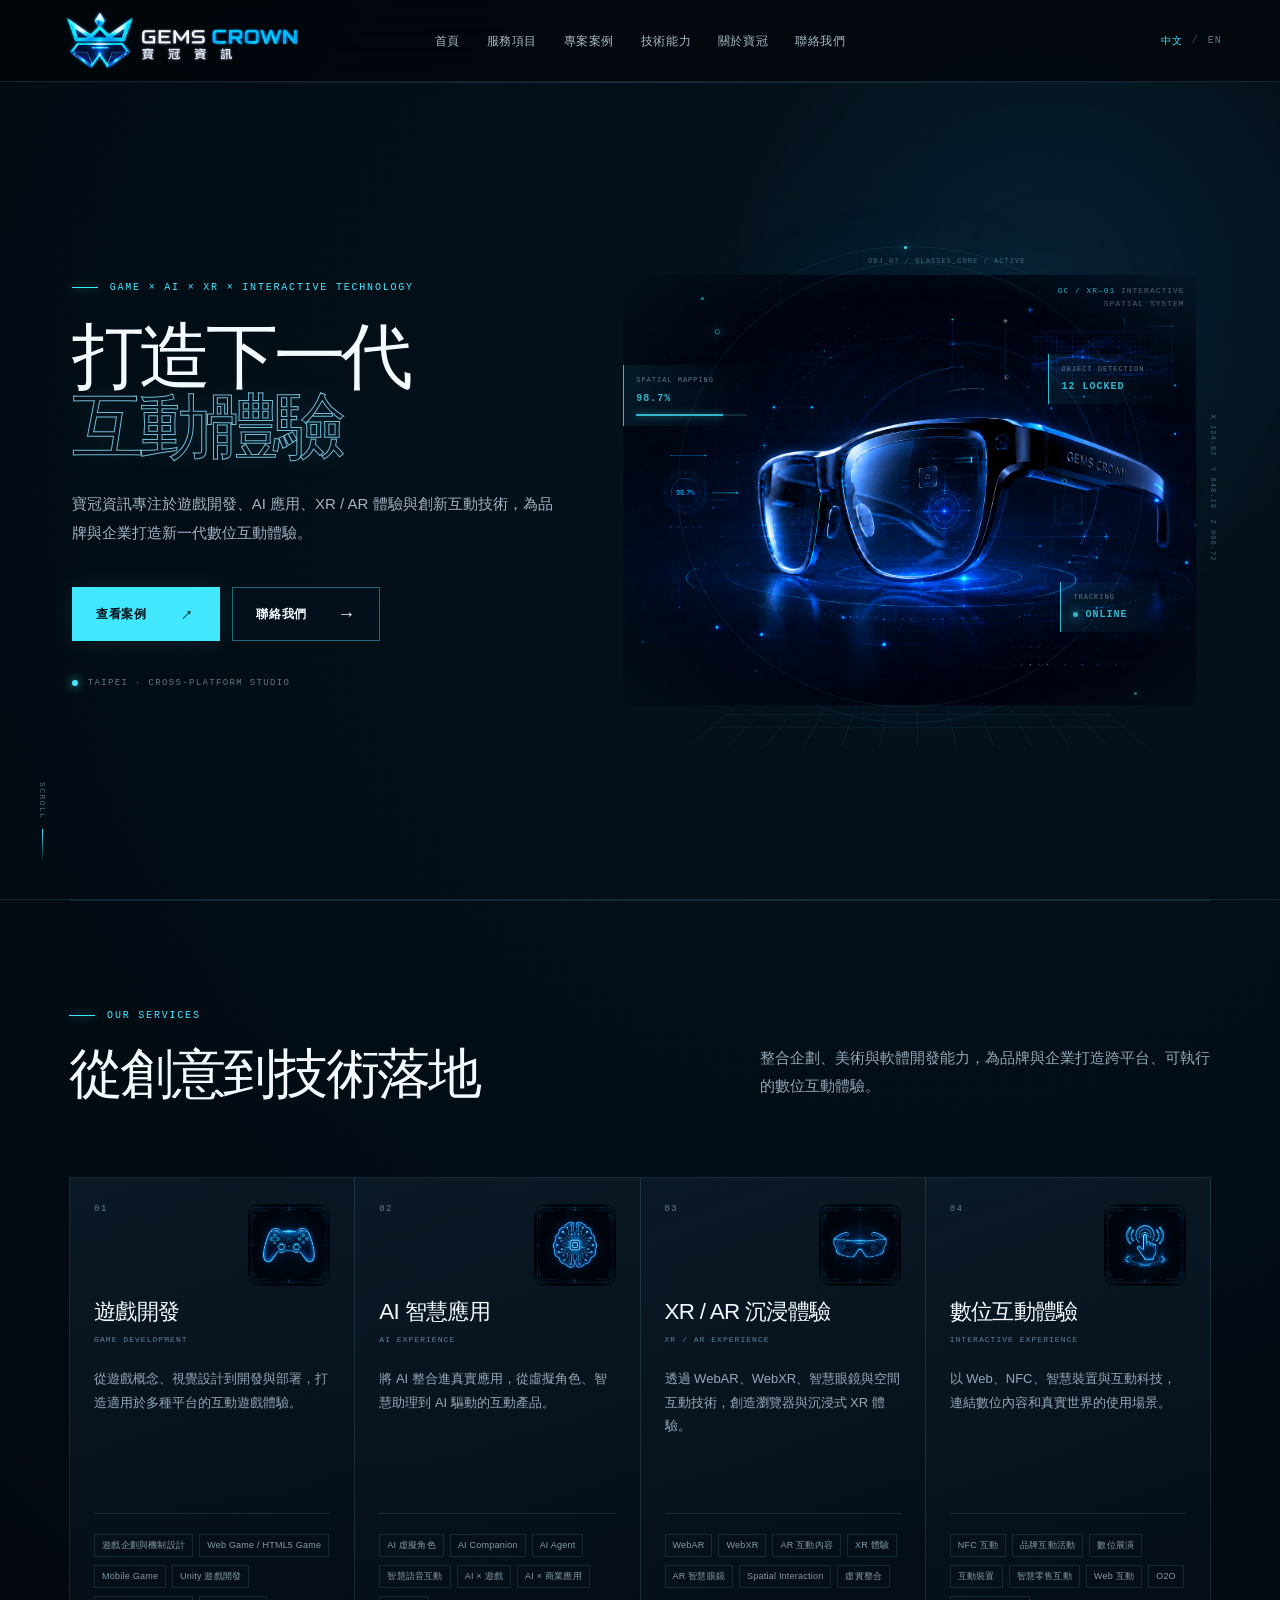
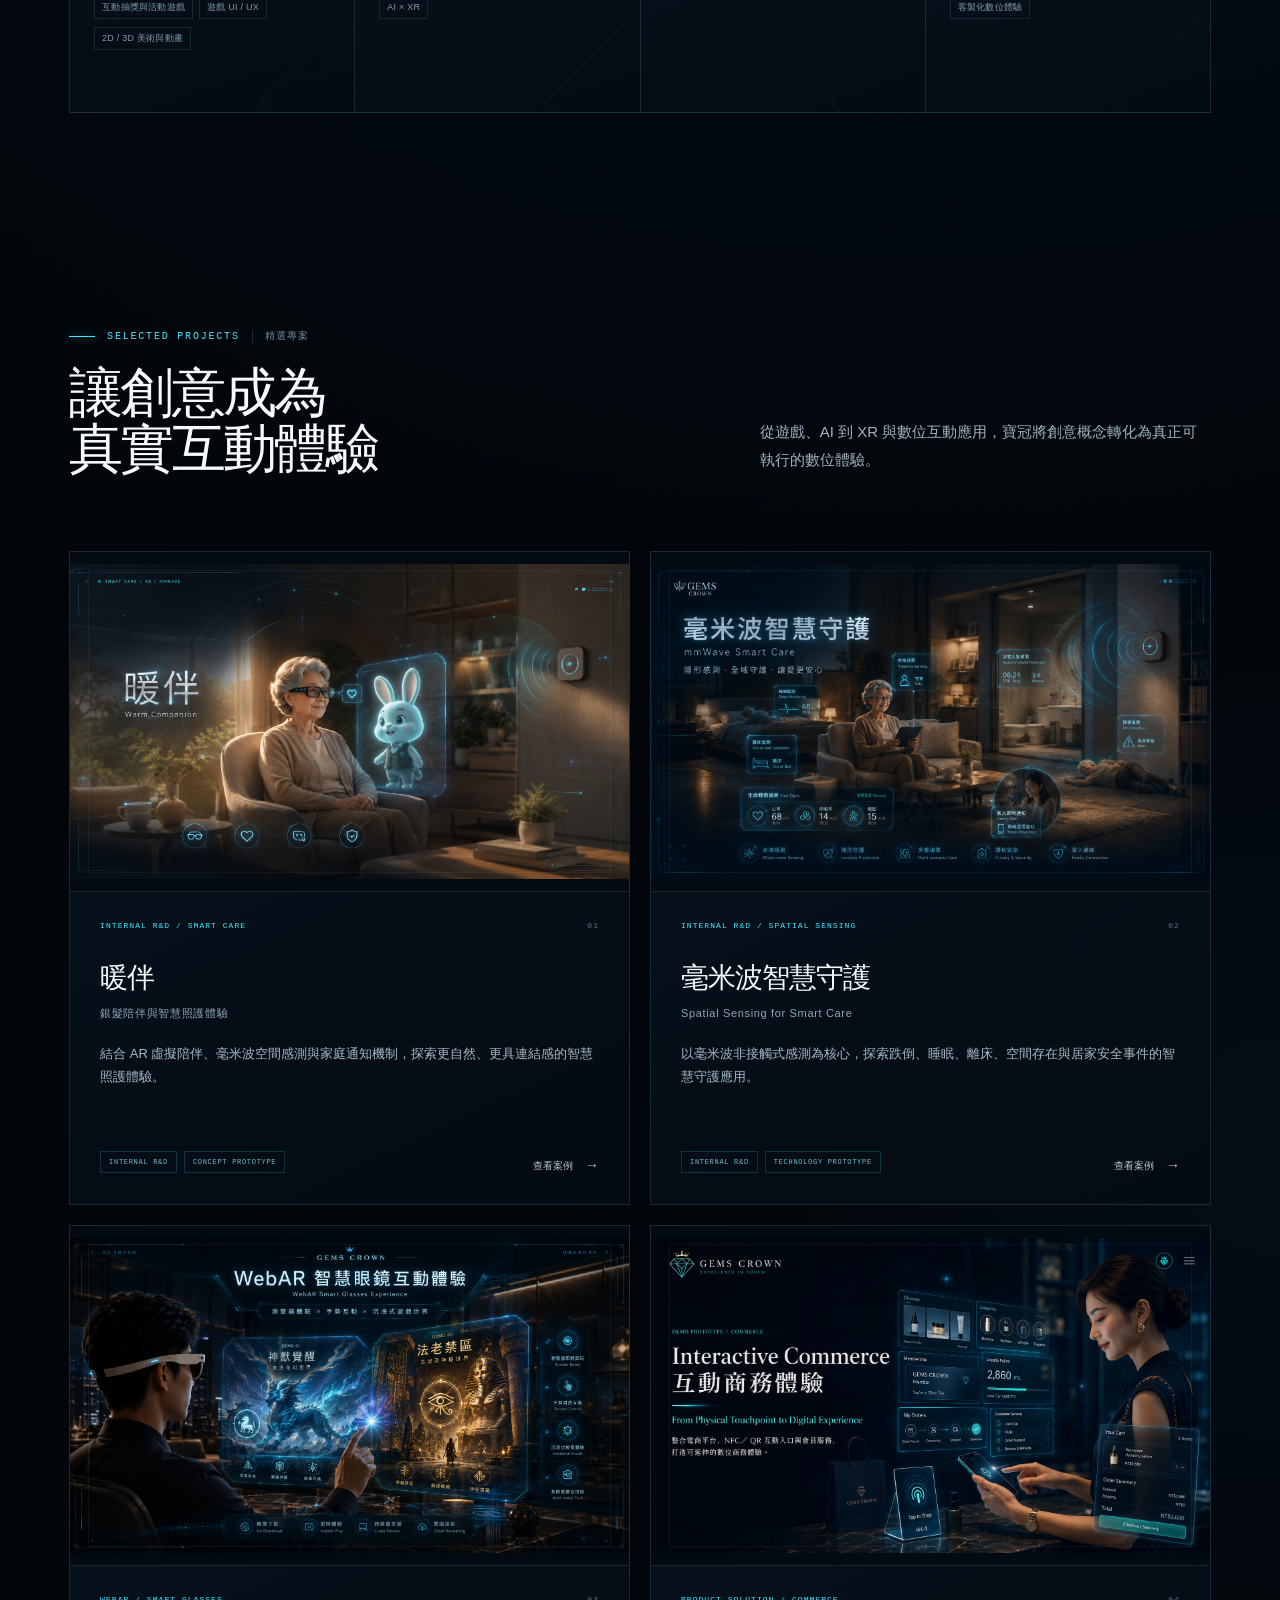
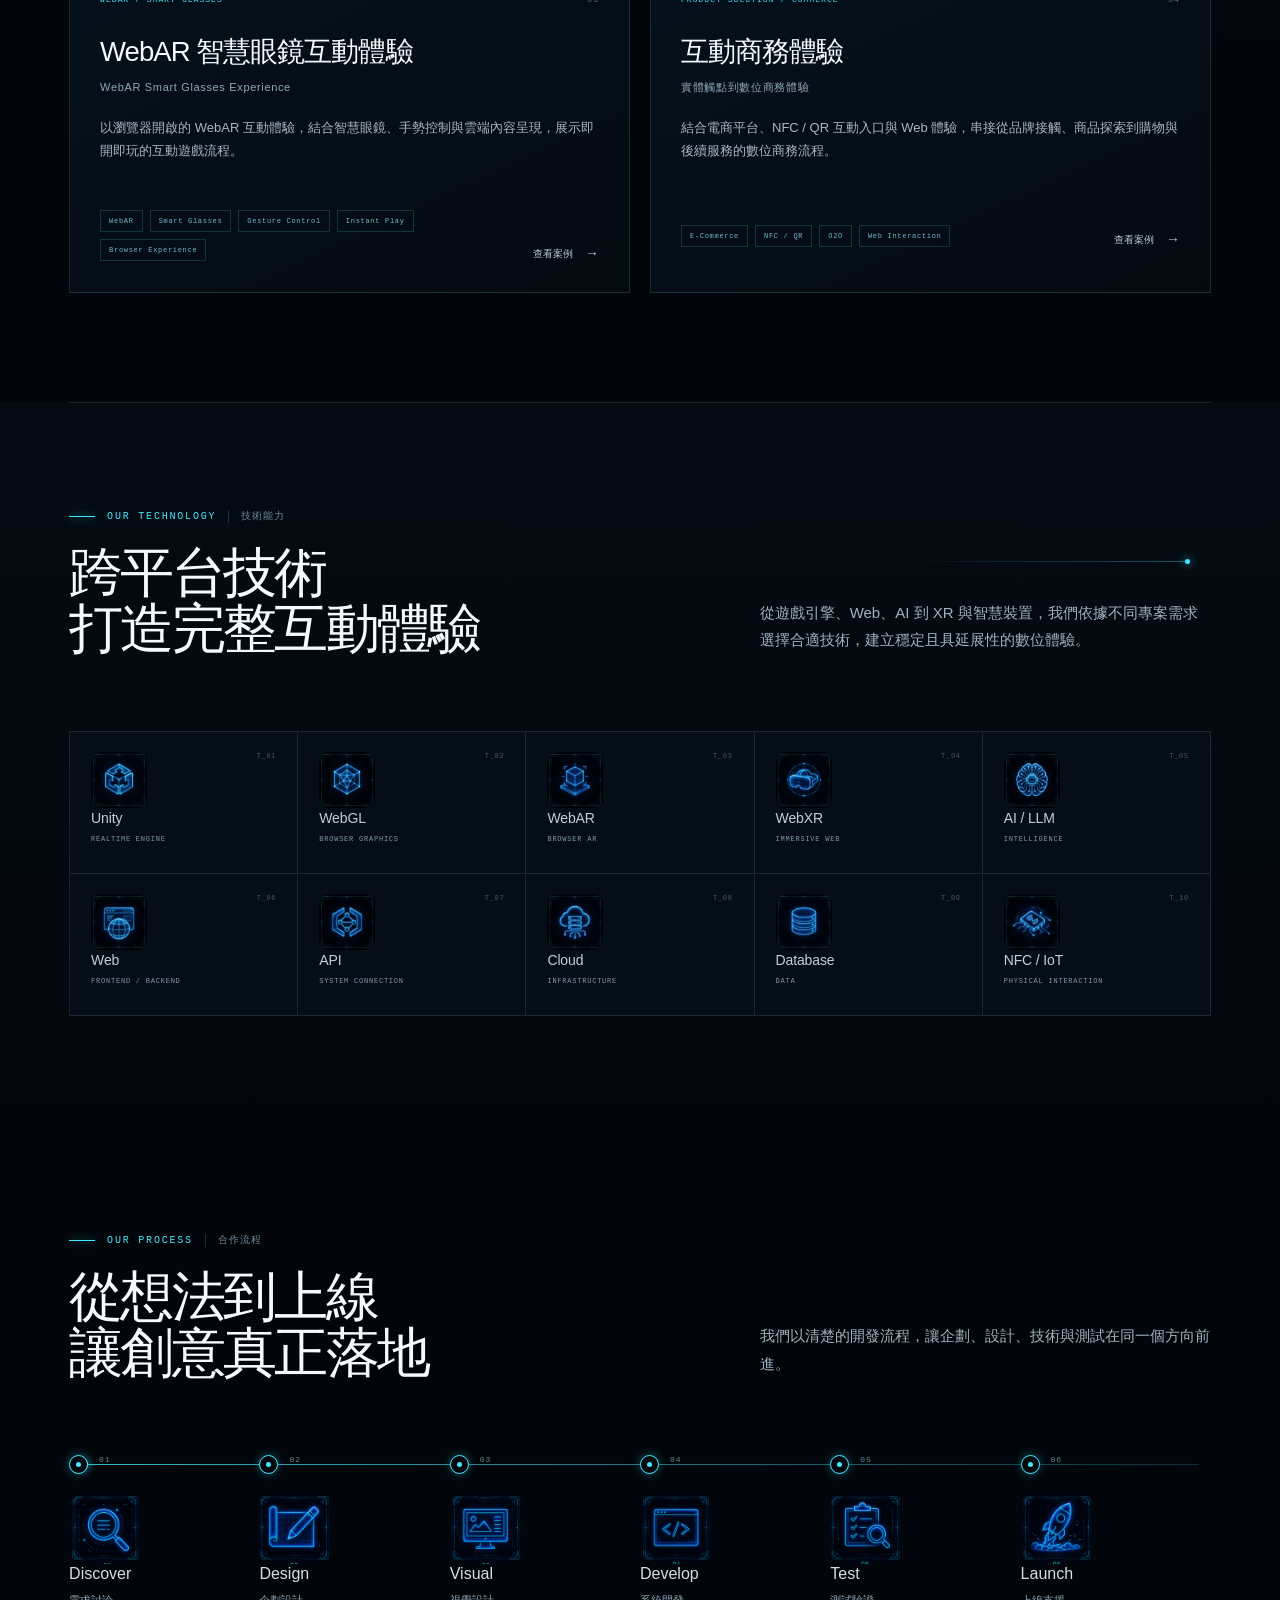
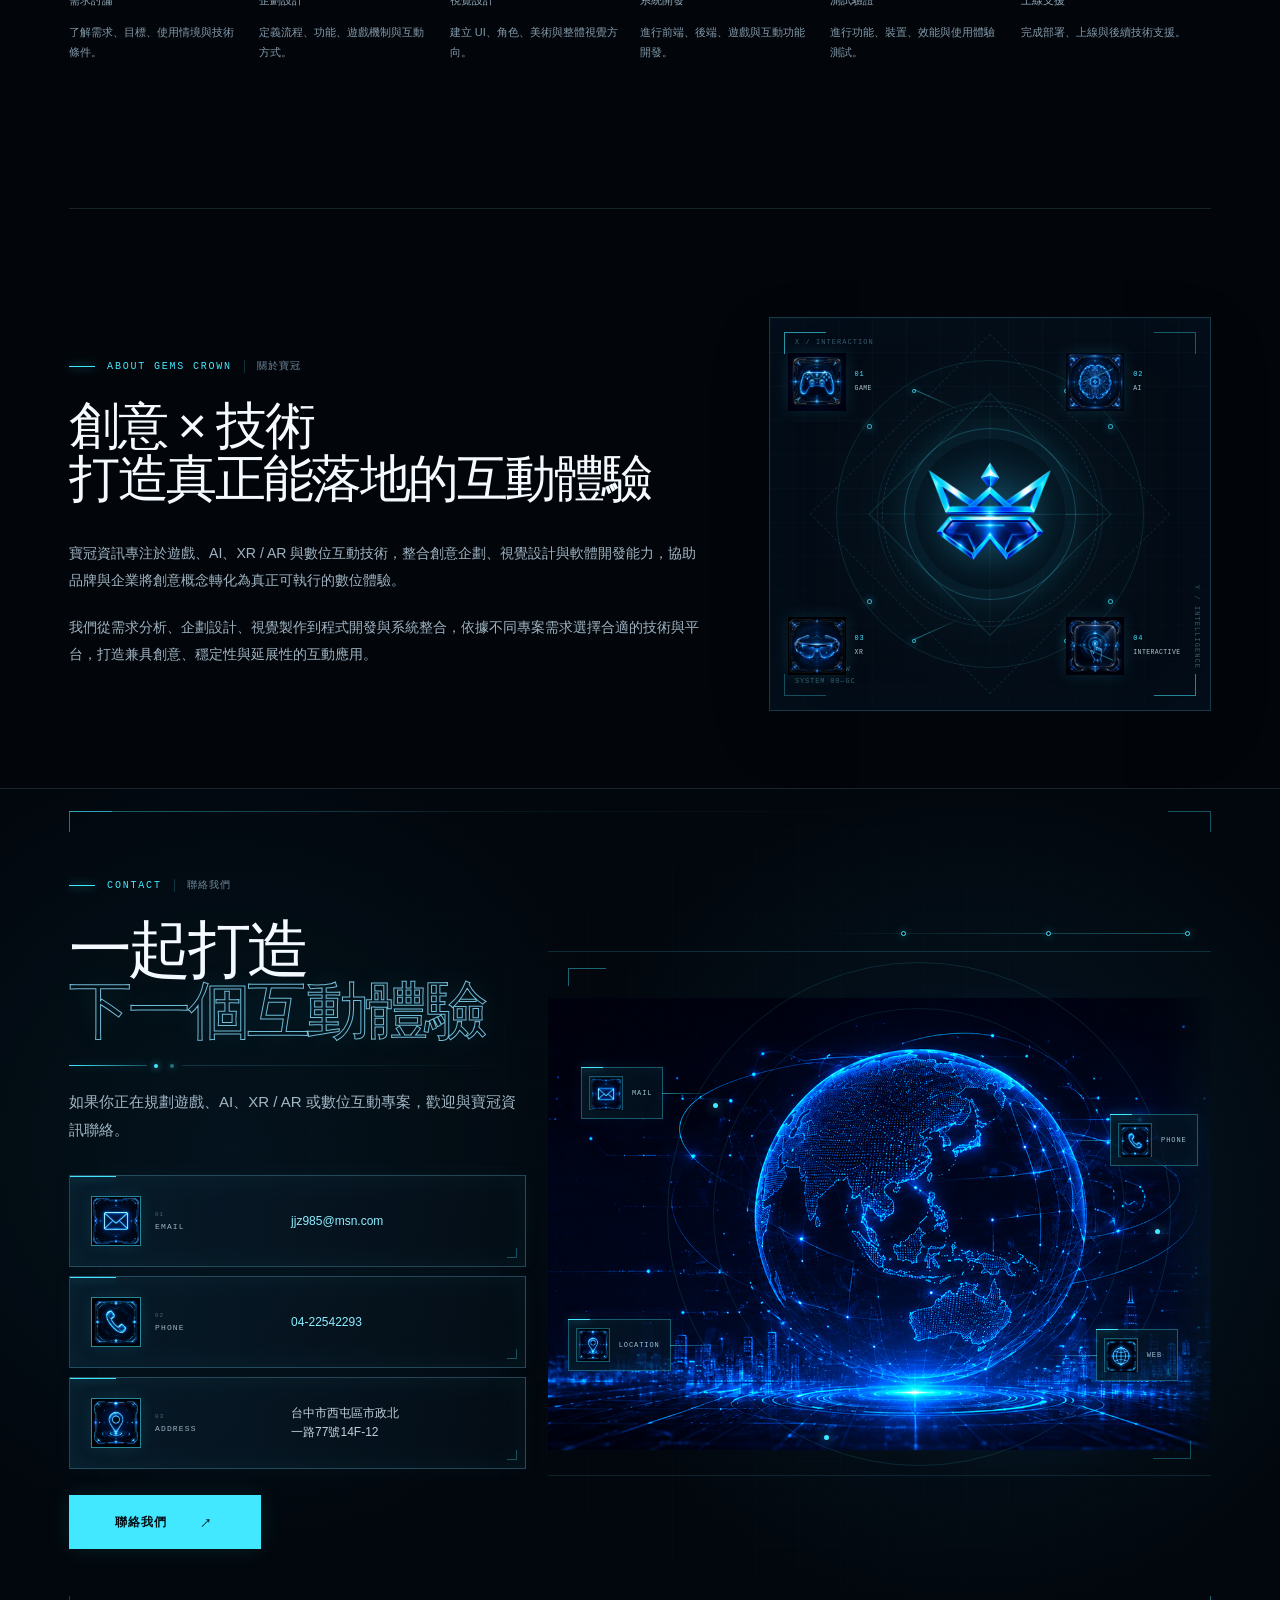
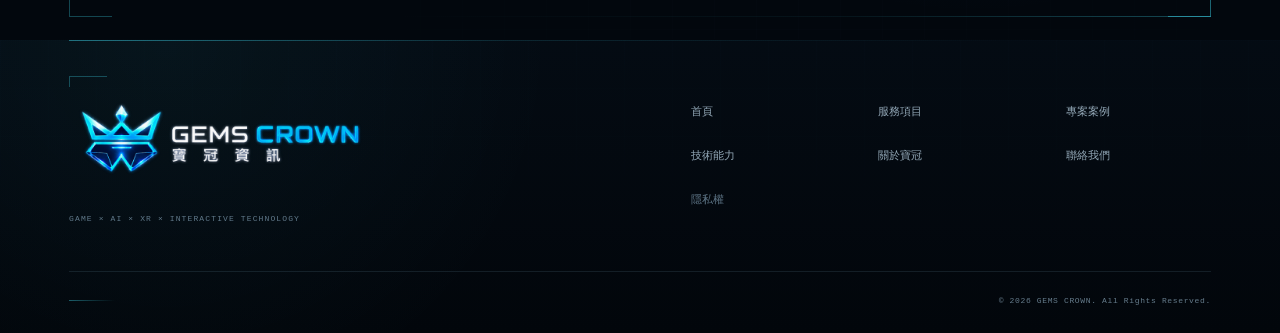
<file: index.html>
<!DOCTYPE html><html lang="zh-Hant"><head><meta charSet="utf-8"/><meta name="viewport" content="width=device-width, initial-scale=1"/><link rel="preload" as="image" href="/branding/logo-gemscrown-horizontal.png"/><link rel="preload" as="image" href="/branding/logo-gemscrown-compact.png"/><link rel="preload" as="image" href="/home/hero-xr-glasses.png"/><link rel="preload" as="image" href="/home/contact/contact-global-network.png"/><link rel="stylesheet" href="/_next/static/chunks/2itw12jq97856.css" data-precedence="next"/><link rel="preload" as="script" fetchPriority="low" href="/_next/static/chunks/3s6nzrbk-8mnv.js"/><script src="/_next/static/chunks/19mx3mg6lkumu.js" async=""></script><script src="/_next/static/chunks/4561u0v7ysn3r.js" async=""></script><script src="/_next/static/chunks/1f5ust74o0qp9.js" async=""></script><script src="/_next/static/chunks/turbopack-28mfh38016ipq.js" async=""></script><script src="/_next/static/chunks/3fntmmi971322.js" async="" crossorigin=""></script><script src="/_next/static/chunks/2w4z9xf_ctx2f.js" async="" crossorigin=""></script><script src="/_next/static/chunks/0zbs41-tpjzeo.js" async="" crossorigin=""></script><title>GEMS CROWN 寶冠資訊 | Game × AI × XR × Interactive Technology</title><meta name="description" content="寶冠資訊 GEMS CROWN 專注於遊戲開發、AI 應用、WebAR、WebXR、XR / AR 體驗與數位互動技術，為品牌與企業打造跨平台互動體驗。"/><meta name="keywords" content="GEMS CROWN,寶冠資訊,Game Development,遊戲開發,AI,AI Application,XR,AR,WebAR,WebXR,Interactive Technology,Digital Experience"/><meta name="robots" content="index, follow"/><link rel="canonical" href="http://localhost:3000/"/><meta property="og:title" content="GEMS CROWN 寶冠資訊 | Game × AI × XR × Interactive Technology"/><meta property="og:description" content="寶冠資訊 GEMS CROWN 專注於遊戲開發、AI 應用、WebAR、WebXR、XR / AR 體驗與數位互動技術，為品牌與企業打造跨平台互動體驗。"/><meta property="og:url" content="http://localhost:3000/"/><meta property="og:site_name" content="GEMS CROWN 寶冠資訊"/><meta property="og:locale" content="zh_TW"/><meta property="og:image" content="http://localhost:3000/og.png"/><meta property="og:image:width" content="1200"/><meta property="og:image:height" content="630"/><meta property="og:image:alt" content="GEMS CROWN 寶冠資訊｜Game × AI × XR technology visual"/><meta property="og:locale:alternate" content="en_US"/><meta property="og:type" content="website"/><meta name="twitter:card" content="summary_large_image"/><meta name="twitter:title" content="GEMS CROWN 寶冠資訊 | Game × AI × XR × Interactive Technology"/><meta name="twitter:description" content="GEMS CROWN specializes in game development, AI applications, WebAR, WebXR, XR / AR experiences, and interactive technologies."/><meta name="twitter:image" content="http://localhost:3000/og.png"/><link rel="icon" href="/icon.png?icon.2sjdhdkb08elo.png" sizes="1536x1024" type="image/png"/><script src="/_next/static/chunks/0cz1d0mv5g_q7.js" noModule=""></script></head><body><div hidden=""><!--$--><!--/$--></div><div class="site-shell"><a class="skip-link" href="#main-content">跳至主要內容</a><header class="site-header"><a class="brand" href="/" aria-label="GEMS CROWN home"><span class="brand-identity brand-identity-header"><span class="brand-logo-frame brand-logo-horizontal header-logo-horizontal"><img alt="GEMS CROWN 寶冠資訊" width="1536" height="1024" decoding="async" data-nimg="1" style="color:transparent" src="/branding/logo-gemscrown-horizontal.png"/></span><span class="brand-logo-frame brand-logo-compact header-logo-compact"><img alt="GEMS CROWN 寶冠資訊" width="1536" height="1024" decoding="async" data-nimg="1" style="color:transparent" src="/branding/logo-gemscrown-compact.png"/></span></span></a><nav class="desktop-nav" aria-label="主要導覽"><a href="/">首頁</a><a href="#services">服務項目</a><a href="#projects">專案案例</a><a href="#technology">技術能力</a><a href="#about">關於寶冠</a><a href="#contact">聯絡我們</a></nav><div class="header-actions"><div class="language-switch" aria-label="語言"><button class="active" aria-pressed="true">中文</button><span>/</span><button class="" aria-pressed="false">EN</button></div><button class="menu-button " aria-label="開啟選單" aria-expanded="false" aria-controls="mobile-navigation"><span></span><span></span></button></div><div class="mobile-menu " id="mobile-navigation" aria-hidden="true"><div class="mobile-menu-grid" aria-hidden="true"></div><nav aria-label="主要導覽"><a href="/" tabindex="-1"><span>0<!-- -->1</span>首頁<span class="arrow" aria-hidden="true">→</span></a><a href="#services" tabindex="-1"><span>0<!-- -->2</span>服務項目<span class="arrow" aria-hidden="true">→</span></a><a href="#projects" tabindex="-1"><span>0<!-- -->3</span>專案案例<span class="arrow" aria-hidden="true">→</span></a><a href="#technology" tabindex="-1"><span>0<!-- -->4</span>技術能力<span class="arrow" aria-hidden="true">→</span></a><a href="#about" tabindex="-1"><span>0<!-- -->5</span>關於寶冠<span class="arrow" aria-hidden="true">→</span></a><a href="#contact" tabindex="-1"><span>0<!-- -->6</span>聯絡我們<span class="arrow" aria-hidden="true">→</span></a></nav><p>GAME × AI × XR × INTERACTIVE TECHNOLOGY</p></div></header><main id="main-content"><section class="hero section" id="home"><div class="hero-ambient" aria-hidden="true"></div><div class="hero-copy" data-reveal="true"><p class="eyebrow"><span></span>GAME × AI × XR × INTERACTIVE TECHNOLOGY</p><h1>打造下一代<br/><em>互動體驗</em></h1><p class="hero-description">寶冠資訊專注於遊戲開發、AI 應用、XR / AR 體驗與創新互動技術，為品牌與企業打造新一代數位互動體驗。</p><div class="hero-actions"><a class="button button-primary" href="#projects">查看案例<span class="arrow arrow-diagonal" aria-hidden="true">→</span></a><a class="button button-secondary" href="#contact">聯絡我們<span class="arrow" aria-hidden="true">→</span></a></div><div class="studio-status"><i></i><span>TAIPEI · CROSS-PLATFORM STUDIO</span></div></div><div class="hero-visual" aria-hidden="true" data-reveal="true"><div class="hero-grid"></div><div class="hero-depth-grid"></div><span class="particle particle-1"></span><span class="particle particle-2"></span><span class="particle particle-3"></span><span class="particle particle-4"></span><span class="particle particle-5"></span><div class="coordinate coordinate-top">OBJ_07 / GLASSES_CORE / ACTIVE</div><div class="coordinate coordinate-axis">X 124.82  Y 048.19  Z 006.72</div><div class="spatial-scan scan-outer"><i></i></div><div class="spatial-scan scan-inner"><i></i></div><div class="hero-xr-image"><img alt="" width="1446" height="1087" decoding="async" data-nimg="1" style="color:transparent" src="/home/hero-xr-glasses.png"/></div><div class="hud-callout hud-spatial"><span>SPATIAL MAPPING</span><b>98.7%</b><i><em></em></i></div><div class="hud-callout hud-tracking"><span>TRACKING</span><b><i></i>ONLINE</b></div><div class="hud-callout hud-object"><span>OBJECT DETECTION</span><b>12 LOCKED</b></div><div class="visual-system-label"><span>GC / XR—01</span> INTERACTIVE<br/>SPATIAL SYSTEM</div></div><a href="#services" class="scroll-cue" aria-label="探索服務"><span>SCROLL</span><i></i></a></section><section class="section section-bordered services" id="services"><header class="section-heading" data-reveal="true"><p class="eyebrow"><span></span>OUR SERVICES</p><div class="section-heading-row"><h2>從創意到技術落地</h2><p>整合企劃、美術與軟體開發能力，為品牌與企業打造跨平台、可執行的數位互動體驗。</p></div></header><div class="service-grid"><article class="service-card" data-reveal="true" style="--delay:0ms"><div class="card-top"><span class="service-number">0<!-- -->1</span><span class="service-icon"><img alt="遊戲開發服務圖示" loading="lazy" width="1254" height="1254" decoding="async" data-nimg="1" style="color:transparent" src="/home/services/service-game-development.png"/></span></div><h3>遊戲開發</h3><p class="service-secondary-title">Game Development</p><p class="service-description">從遊戲概念、視覺設計到開發與部署，打造適用於多種平台的互動遊戲體驗。</p><ul><li>遊戲企劃與機制設計</li><li>Web Game / HTML5 Game</li><li>Mobile Game</li><li>Unity 遊戲開發</li><li>互動抽獎與活動遊戲</li><li>遊戲 UI / UX</li><li>2D / 3D 美術與動畫</li></ul></article><article class="service-card" data-reveal="true" style="--delay:70ms"><div class="card-top"><span class="service-number">0<!-- -->2</span><span class="service-icon"><img alt="AI 智慧應用服務圖示" loading="lazy" width="1254" height="1254" decoding="async" data-nimg="1" style="color:transparent" src="/home/services/service-ai-experience.png"/></span></div><h3>AI 智慧應用</h3><p class="service-secondary-title">AI Experience</p><p class="service-description">將 AI 整合進真實應用，從虛擬角色、智慧助理到 AI 驅動的互動產品。</p><ul><li>AI 虛擬角色</li><li>AI Companion</li><li>AI Agent</li><li>智慧語音互動</li><li>AI × 遊戲</li><li>AI × 商業應用</li><li>AI × XR</li></ul></article><article class="service-card" data-reveal="true" style="--delay:140ms"><div class="card-top"><span class="service-number">0<!-- -->3</span><span class="service-icon"><img alt="XR / AR 沉浸體驗服務圖示" loading="lazy" width="1254" height="1254" decoding="async" data-nimg="1" style="color:transparent" src="/home/services/service-xr-ar-experience.png"/></span></div><h3>XR / AR 沉浸體驗</h3><p class="service-secondary-title">XR / AR Experience</p><p class="service-description">透過 WebAR、WebXR、智慧眼鏡與空間互動技術，創造瀏覽器與沉浸式 XR 體驗。</p><ul><li>WebAR</li><li>WebXR</li><li>AR 互動內容</li><li>XR 體驗</li><li>AR 智慧眼鏡</li><li>Spatial Interaction</li><li>虛實整合</li></ul></article><article class="service-card" data-reveal="true" style="--delay:210ms"><div class="card-top"><span class="service-number">0<!-- -->4</span><span class="service-icon"><img alt="數位互動體驗服務圖示" loading="lazy" width="1254" height="1254" decoding="async" data-nimg="1" style="color:transparent" src="/home/services/service-interactive-experience.png"/></span></div><h3>數位互動體驗</h3><p class="service-secondary-title">Interactive Experience</p><p class="service-description">以 Web、NFC、智慧裝置與互動科技，連結數位內容和真實世界的使用場景。</p><ul><li>NFC 互動</li><li>品牌互動活動</li><li>數位展演</li><li>互動裝置</li><li>智慧零售互動</li><li>Web 互動</li><li>O2O</li><li>客製化數位體驗</li></ul></article></div></section><section class="section projects" id="projects"><header class="section-heading" data-reveal="true"><p class="eyebrow"><span></span>SELECTED PROJECTS<strong>精選專案</strong></p><div class="section-heading-row"><h2><span>讓創意成為<br/></span><span>真實互動體驗</span></h2><p>從遊戲、AI 到 XR 與數位互動應用，寶冠將創意概念轉化為真正可執行的數位體驗。</p></div></header><div class="projects-grid"><article class="project-card" data-reveal="true" style="--delay:0ms"><div class="project-visual project-image-visual"><img alt="暖伴 AR 陪伴與智慧照護概念展示" loading="lazy" decoding="async" data-nimg="fill" style="position:absolute;height:100%;width:100%;left:0;top:0;right:0;bottom:0;color:transparent" src="/projects/warm-companion/hero.png"/></div><div class="project-content"><div class="project-meta"><span>INTERNAL R&amp;D / SMART CARE</span><small>0<!-- -->1</small></div><h3>暖伴</h3><p class="project-secondary-title">銀髮陪伴與智慧照護體驗</p><p class="project-description">結合 AR 虛擬陪伴、毫米波空間感測與家庭通知機制，探索更自然、更具連結感的智慧照護體驗。</p><div class="project-footer"><div class="tag-row"><span>INTERNAL R&amp;D</span><span>CONCEPT PROTOTYPE</span></div><a class="project-detail" aria-label="查看案例: 暖伴" href="/projects/warm-companion/">查看案例<span class="arrow" aria-hidden="true">→</span></a></div></div></article><article class="project-card" data-reveal="true" style="--delay:80ms"><div class="project-visual project-image-visual"><img alt="毫米波智慧守護居家空間感測與安全照護概念展示" loading="lazy" decoding="async" data-nimg="fill" style="position:absolute;height:100%;width:100%;left:0;top:0;right:0;bottom:0;color:transparent" src="/projects/mmwave-smart-care/hero.png"/></div><div class="project-content"><div class="project-meta"><span>INTERNAL R&amp;D / SPATIAL SENSING</span><small>0<!-- -->2</small></div><h3>毫米波智慧守護</h3><p class="project-secondary-title">Spatial Sensing for Smart Care</p><p class="project-description">以毫米波非接觸式感測為核心，探索跌倒、睡眠、離床、空間存在與居家安全事件的智慧守護應用。</p><div class="project-footer"><div class="tag-row"><span>INTERNAL R&amp;D</span><span>TECHNOLOGY PROTOTYPE</span></div><a class="project-detail" aria-label="查看案例: 毫米波智慧守護" href="/projects/mmwave-smart-care/">查看案例<span class="arrow" aria-hidden="true">→</span></a></div></div></article><article class="project-card" data-reveal="true" style="--delay:160ms"><div class="project-visual project-image-visual"><img alt="WebAR 智慧眼鏡、手勢控制與互動遊戲展示概念" loading="lazy" decoding="async" data-nimg="fill" style="position:absolute;height:100%;width:100%;left:0;top:0;right:0;bottom:0;color:transparent" src="/projects/webar-smart-glasses/hero.png"/></div><div class="project-content"><div class="project-meta"><span>WEBAR / SMART GLASSES</span><small>0<!-- -->3</small></div><h3>WebAR 智慧眼鏡互動體驗</h3><p class="project-secondary-title">WebAR Smart Glasses Experience</p><p class="project-description">以瀏覽器開啟的 WebAR 互動體驗，結合智慧眼鏡、手勢控制與雲端內容呈現，展示即開即玩的互動遊戲流程。</p><div class="project-footer"><div class="tag-row"><span>WebAR</span><span>Smart Glasses</span><span>Gesture Control</span><span>Instant Play</span><span>Browser Experience</span></div><a class="project-detail" aria-label="查看案例: WebAR 智慧眼鏡互動體驗" href="/projects/webar-smart-glasses/">查看案例<span class="arrow" aria-hidden="true">→</span></a></div></div></article><article class="project-card" data-reveal="true" style="--delay:240ms"><div class="project-visual project-image-visual"><img alt="Interactive Commerce 實體觸點與數位商務互動概念" loading="lazy" decoding="async" data-nimg="fill" style="position:absolute;height:100%;width:100%;left:0;top:0;right:0;bottom:0;color:transparent" src="/projects/interactive-commerce/interactive-commerce-overview.png"/></div><div class="project-content"><div class="project-meta"><span>PRODUCT SOLUTION / COMMERCE</span><small>0<!-- -->4</small></div><h3>互動商務體驗</h3><p class="project-secondary-title">實體觸點到數位商務體驗</p><p class="project-description">結合電商平台、NFC / QR 互動入口與 Web 體驗，串接從品牌接觸、商品探索到購物與後續服務的數位商務流程。</p><div class="project-footer"><div class="tag-row"><span>E-Commerce</span><span>NFC / QR</span><span>O2O</span><span>Web Interaction</span></div><a class="project-detail" aria-label="查看案例: 互動商務體驗" href="/projects/interactive-commerce/">查看案例<span class="arrow" aria-hidden="true">→</span></a></div></div></article></div></section><section class="section technology section-bordered" id="technology"><div class="technology-data-line" aria-hidden="true"></div><header class="section-heading" data-reveal="true"><p class="eyebrow"><span></span>OUR TECHNOLOGY<strong>技術能力</strong></p><div class="section-heading-row"><h2><span>跨平台技術<br/></span><span>打造完整互動體驗</span></h2><p>從遊戲引擎、Web、AI 到 XR 與智慧裝置，我們依據不同專案需求選擇合適技術，建立穩定且具延展性的數位體驗。</p></div></header><div class="tech-grid" data-reveal="true"><div class="tech-item" style="--tech-index:0"><span class="tech-scan" aria-hidden="true"></span><div class="tech-item-top"><span class="tech-icon" aria-hidden="true"><img alt="" loading="lazy" width="1254" height="1254" decoding="async" data-nimg="1" style="color:transparent" src="/home/technology/technology-unity.png"/></span><span class="tech-index">T_<!-- -->01</span></div><div class="tech-copy"><b>Unity</b><p>REALTIME ENGINE</p></div></div><div class="tech-item" style="--tech-index:1"><span class="tech-scan" aria-hidden="true"></span><div class="tech-item-top"><span class="tech-icon" aria-hidden="true"><img alt="" loading="lazy" width="1254" height="1254" decoding="async" data-nimg="1" style="color:transparent" src="/home/technology/technology-webgl.png"/></span><span class="tech-index">T_<!-- -->02</span></div><div class="tech-copy"><b>WebGL</b><p>BROWSER GRAPHICS</p></div></div><div class="tech-item" style="--tech-index:2"><span class="tech-scan" aria-hidden="true"></span><div class="tech-item-top"><span class="tech-icon" aria-hidden="true"><img alt="" loading="lazy" width="1254" height="1254" decoding="async" data-nimg="1" style="color:transparent" src="/home/technology/technology-webar.png"/></span><span class="tech-index">T_<!-- -->03</span></div><div class="tech-copy"><b>WebAR</b><p>BROWSER AR</p></div></div><div class="tech-item" style="--tech-index:3"><span class="tech-scan" aria-hidden="true"></span><div class="tech-item-top"><span class="tech-icon" aria-hidden="true"><img alt="" loading="lazy" width="1254" height="1254" decoding="async" data-nimg="1" style="color:transparent" src="/home/technology/technology-webxr.png"/></span><span class="tech-index">T_<!-- -->04</span></div><div class="tech-copy"><b>WebXR</b><p>IMMERSIVE WEB</p></div></div><div class="tech-item" style="--tech-index:4"><span class="tech-scan" aria-hidden="true"></span><div class="tech-item-top"><span class="tech-icon" aria-hidden="true"><img alt="" loading="lazy" width="1254" height="1254" decoding="async" data-nimg="1" style="color:transparent" src="/home/technology/technology-ai-llm.png"/></span><span class="tech-index">T_<!-- -->05</span></div><div class="tech-copy"><b>AI / LLM</b><p>INTELLIGENCE</p></div></div><div class="tech-item" style="--tech-index:5"><span class="tech-scan" aria-hidden="true"></span><div class="tech-item-top"><span class="tech-icon" aria-hidden="true"><img alt="" loading="lazy" width="1254" height="1254" decoding="async" data-nimg="1" style="color:transparent" src="/home/technology/technology-web.png"/></span><span class="tech-index">T_<!-- -->06</span></div><div class="tech-copy"><b>Web</b><p>FRONTEND / BACKEND</p></div></div><div class="tech-item" style="--tech-index:6"><span class="tech-scan" aria-hidden="true"></span><div class="tech-item-top"><span class="tech-icon" aria-hidden="true"><img alt="" loading="lazy" width="1254" height="1254" decoding="async" data-nimg="1" style="color:transparent" src="/home/technology/technology-api.png"/></span><span class="tech-index">T_<!-- -->07</span></div><div class="tech-copy"><b>API</b><p>SYSTEM CONNECTION</p></div></div><div class="tech-item" style="--tech-index:7"><span class="tech-scan" aria-hidden="true"></span><div class="tech-item-top"><span class="tech-icon" aria-hidden="true"><img alt="" loading="lazy" width="1254" height="1254" decoding="async" data-nimg="1" style="color:transparent" src="/home/technology/technology-cloud.png"/></span><span class="tech-index">T_<!-- -->08</span></div><div class="tech-copy"><b>Cloud</b><p>INFRASTRUCTURE</p></div></div><div class="tech-item" style="--tech-index:8"><span class="tech-scan" aria-hidden="true"></span><div class="tech-item-top"><span class="tech-icon" aria-hidden="true"><img alt="" loading="lazy" width="1254" height="1254" decoding="async" data-nimg="1" style="color:transparent" src="/home/technology/technology-database.png"/></span><span class="tech-index">T_<!-- -->09</span></div><div class="tech-copy"><b>Database</b><p>DATA</p></div></div><div class="tech-item" style="--tech-index:9"><span class="tech-scan" aria-hidden="true"></span><div class="tech-item-top"><span class="tech-icon" aria-hidden="true"><img alt="" loading="lazy" width="1254" height="1254" decoding="async" data-nimg="1" style="color:transparent" src="/home/technology/technology-nfc-iot.png"/></span><span class="tech-index">T_<!-- -->10</span></div><div class="tech-copy"><b>NFC / IoT</b><p>PHYSICAL INTERACTION</p></div></div></div></section><section class="section process" id="process"><header class="section-heading" data-reveal="true"><p class="eyebrow"><span></span>OUR PROCESS<strong>合作流程</strong></p><div class="section-heading-row"><h2><span>從想法到上線<br/></span><span>讓創意真正落地</span></h2><p>我們以清楚的開發流程，讓企劃、設計、技術與測試在同一個方向前進。</p></div></header><ol class="process-line" data-reveal="true"><li class="process-step"><div class="process-node"><i></i><span>0<!-- -->1</span></div><span class="process-icon" aria-hidden="true"><img alt="" loading="lazy" width="360" height="360" decoding="async" data-nimg="1" style="color:transparent" src="/home/process/process-discover.png"/></span><h3>Discover</h3><p class="process-subtitle">需求討論</p><p class="process-description">了解需求、目標、使用情境與技術條件。</p></li><li class="process-step"><div class="process-node"><i></i><span>0<!-- -->2</span></div><span class="process-icon" aria-hidden="true"><img alt="" loading="lazy" width="360" height="360" decoding="async" data-nimg="1" style="color:transparent" src="/home/process/process-design.png"/></span><h3>Design</h3><p class="process-subtitle">企劃設計</p><p class="process-description">定義流程、功能、遊戲機制與互動方式。</p></li><li class="process-step"><div class="process-node"><i></i><span>0<!-- -->3</span></div><span class="process-icon" aria-hidden="true"><img alt="" loading="lazy" width="360" height="360" decoding="async" data-nimg="1" style="color:transparent" src="/home/process/process-visual.png"/></span><h3>Visual</h3><p class="process-subtitle">視覺設計</p><p class="process-description">建立 UI、角色、美術與整體視覺方向。</p></li><li class="process-step"><div class="process-node"><i></i><span>0<!-- -->4</span></div><span class="process-icon" aria-hidden="true"><img alt="" loading="lazy" width="360" height="360" decoding="async" data-nimg="1" style="color:transparent" src="/home/process/process-develop.png"/></span><h3>Develop</h3><p class="process-subtitle">系統開發</p><p class="process-description">進行前端、後端、遊戲與互動功能開發。</p></li><li class="process-step"><div class="process-node"><i></i><span>0<!-- -->5</span></div><span class="process-icon" aria-hidden="true"><img alt="" loading="lazy" width="360" height="360" decoding="async" data-nimg="1" style="color:transparent" src="/home/process/process-test.png"/></span><h3>Test</h3><p class="process-subtitle">測試驗證</p><p class="process-description">進行功能、裝置、效能與使用體驗測試。</p></li><li class="process-step"><div class="process-node"><i></i><span>0<!-- -->6</span></div><span class="process-icon" aria-hidden="true"><img alt="" loading="lazy" width="360" height="360" decoding="async" data-nimg="1" style="color:transparent" src="/home/process/process-launch.png"/></span><h3>Launch</h3><p class="process-subtitle">上線支援</p><p class="process-description">完成部署、上線與後續技術支援。</p></li></ol></section><section class="section about section-bordered" id="about"><div class="about-copy" data-reveal="true"><p class="eyebrow"><span></span>ABOUT GEMS CROWN<strong>關於寶冠</strong></p><h2><span>創意 × 技術<br/></span><span>打造真正能落地的互動體驗</span></h2><div class="about-body"><p>寶冠資訊專注於遊戲、AI、XR / AR 與數位互動技術，整合創意企劃、視覺設計與軟體開發能力，協助品牌與企業將創意概念轉化為真正可執行的數位體驗。</p><p>我們從需求分析、企劃設計、視覺製作到程式開發與系統整合，依據不同專案需求選擇合適的技術與平台，打造兼具創意、穩定性與延展性的互動應用。</p></div></div><div class="about-visual" aria-hidden="true" data-reveal="true"><div class="about-grid"></div><div class="about-panel-frame"><i></i><i></i><i></i><i></i></div><div class="about-radar"></div><div class="about-core-lines"><i></i><i></i><i></i><i></i></div><div class="crown-system"><span class="about-core-ring"></span><span class="brand-logo-frame brand-logo-icon about-brand-icon"><img alt="GEMS CROWN 寶冠資訊" loading="lazy" width="1536" height="1024" decoding="async" data-nimg="1" style="color:transparent" src="/branding/logo-gemscrown-icon.png"/></span></div><ul class="about-capabilities"><li class="about-capability-node about-node-1"><span class="about-capability-icon"><img alt="" loading="lazy" width="1254" height="1254" decoding="async" data-nimg="1" style="color:transparent" src="/home/about/about-game-icon.png"/></span><span class="about-capability-copy"><i>01</i><b>GAME</b></span></li><li class="about-capability-node about-node-2"><span class="about-capability-icon"><img alt="" loading="lazy" width="1254" height="1254" decoding="async" data-nimg="1" style="color:transparent" src="/home/about/about-ai-icon.png"/></span><span class="about-capability-copy"><i>02</i><b>AI</b></span></li><li class="about-capability-node about-node-3"><span class="about-capability-icon"><img alt="" loading="lazy" width="1254" height="1254" decoding="async" data-nimg="1" style="color:transparent" src="/home/about/about-xr-icon.png"/></span><span class="about-capability-copy"><i>03</i><b>XR</b></span></li><li class="about-capability-node about-node-4"><span class="about-capability-icon"><img alt="" loading="lazy" width="1254" height="1254" decoding="async" data-nimg="1" style="color:transparent" src="/home/about/about-interactive-icon.png"/></span><span class="about-capability-copy"><i>04</i><b>INTERACTIVE</b></span></li></ul><div class="about-axis axis-x">X / INTERACTION</div><div class="about-axis axis-y">Y / INTELLIGENCE</div><div class="about-index">TAIPEI / TW<br/>SYSTEM 00—GC</div></div></section><section class="contact section" id="contact"><div class="contact-grid" aria-hidden="true"></div><div class="contact-frame" aria-hidden="true"><i></i><i></i><i></i><i></i></div><div class="contact-signal" aria-hidden="true"><i></i><i></i><i></i></div><div class="contact-content"><div class="contact-inner"><p class="eyebrow"><span></span>CONTACT<strong>聯絡我們</strong></p><h2>一起打造<br/><em>下一個互動體驗</em></h2><div class="contact-heading-rule" aria-hidden="true"><i></i><i></i></div><p class="contact-body">如果你正在規劃遊戲、AI、XR / AR 或數位互動專案，歡迎與寶冠資訊聯絡。</p></div><dl class="contact-details"><div><dt><span class="contact-icon" aria-hidden="true"><img alt="" loading="lazy" width="1254" height="1254" decoding="async" data-nimg="1" style="color:transparent" src="/home/contact/contact-icon-email.png"/></span><span><small>0<!-- -->1</small>Email</span></dt><dd><a href="mailto:jjz985@msn.com">jjz985@msn.com</a></dd></div><div><dt><span class="contact-icon" aria-hidden="true"><img alt="" loading="lazy" width="1254" height="1254" decoding="async" data-nimg="1" style="color:transparent" src="/home/contact/contact-icon-phone.png"/></span><span><small>0<!-- -->2</small>Phone</span></dt><dd><a href="tel:0422542293">04-22542293</a></dd></div><div><dt><span class="contact-icon" aria-hidden="true"><img alt="" loading="lazy" width="1254" height="1254" decoding="async" data-nimg="1" style="color:transparent" src="/home/contact/contact-icon-location.png"/></span><span><small>0<!-- -->3</small>Address</span></dt><dd><span>台中市西屯區市政北一路77號14F-12</span></dd></div></dl><a class="button button-primary contact-button" href="mailto:jjz985@msn.com">聯絡我們<span class="arrow arrow-diagonal" aria-hidden="true">→</span></a></div><div class="contact-global-visual" aria-hidden="true"><div class="contact-globe-grid"></div><img alt="" loading="eager" width="2172" height="724" decoding="async" data-nimg="1" style="color:transparent" src="/home/contact/contact-global-network.png"/><div class="contact-globe-orbit"><i></i><i></i><i></i></div><div class="contact-globe-nodes"><span class="contact-globe-node globe-node-mail"><i class="contact-node-icon"><img alt="" loading="lazy" width="1254" height="1254" decoding="async" data-nimg="1" style="color:transparent" src="/home/contact/contact-icon-email.png"/></i><b>MAIL</b></span><span class="contact-globe-node globe-node-phone"><i class="contact-node-icon"><img alt="" loading="lazy" width="1254" height="1254" decoding="async" data-nimg="1" style="color:transparent" src="/home/contact/contact-icon-phone.png"/></i><b>PHONE</b></span><span class="contact-globe-node globe-node-location"><i class="contact-node-icon"><img alt="" loading="lazy" width="1254" height="1254" decoding="async" data-nimg="1" style="color:transparent" src="/home/contact/contact-icon-location.png"/></i><b>LOCATION</b></span><span class="contact-globe-node globe-node-web"><i class="contact-node-icon"><img alt="" loading="lazy" width="1254" height="1254" decoding="async" data-nimg="1" style="color:transparent" src="/home/contact/contact-icon-web.png"/></i><b>WEB</b></span></div><div class="contact-globe-corners"><i></i><i></i></div></div></section></main><footer class="site-footer"><div class="footer-brand"><a class="brand" href="/"><span class="brand-identity brand-identity-footer"><span class="brand-logo-frame brand-logo-horizontal"><img alt="GEMS CROWN 寶冠資訊" loading="lazy" width="1536" height="1024" decoding="async" data-nimg="1" style="color:transparent" src="/branding/logo-gemscrown-horizontal.png"/></span></span></a><p>Game × AI × XR × Interactive Technology</p></div><nav class="footer-nav" aria-label="頁尾導覽"><a href="/">首頁</a><a href="#services">服務項目</a><a href="#projects">專案案例</a><a href="#technology">技術能力</a><a href="#about">關於寶冠</a><a href="#contact">聯絡我們</a><span class="footer-privacy" aria-disabled="true">隱私權</span></nav><div class="footer-bottom"><p>© <!-- -->2026<!-- --> GEMS CROWN. <!-- -->All Rights Reserved.</p></div></footer></div><!--$--><!--/$--><script src="/_next/static/chunks/3s6nzrbk-8mnv.js" id="_R_" async=""></script><script>(self.__next_f=self.__next_f||[]).push([0])</script><script>self.__next_f.push([1,"1:\"$Sreact.fragment\"\n2:I[39756,[\"/_next/static/chunks/3fntmmi971322.js\"],\"default\"]\n3:I[37457,[\"/_next/static/chunks/3fntmmi971322.js\"],\"default\"]\n4:I[14129,[\"/_next/static/chunks/3fntmmi971322.js\",\"/_next/static/chunks/2w4z9xf_ctx2f.js\",\"/_next/static/chunks/0zbs41-tpjzeo.js\"],\"default\"]\n5:I[97367,[\"/_next/static/chunks/3fntmmi971322.js\"],\"OutletBoundary\"]\n6:\"$Sreact.suspense\"\n8:I[97367,[\"/_next/static/chunks/3fntmmi971322.js\"],\"ViewportBoundary\"]\na:I[97367,[\"/_next/static/chunks/3fntmmi971322.js\"],\"MetadataBoundary\"]\nc:I[68027,[\"/_next/static/chunks/3fntmmi971322.js\"],\"default\",1]\n:HL[\"/_next/static/chunks/2itw12jq97856.css\",\"style\"]\n0:{\"P\":null,\"c\":[\"\",\"\"],\"q\":\"\",\"i\":false,\"f\":[[[\"\",{\"children\":[\"__PAGE__\",{},\"$undefined\",\"$undefined\",4608]},\"$undefined\",\"$undefined\",4624],[[\"$\",\"$1\",\"c\",{\"children\":[[[\"$\",\"link\",\"0\",{\"rel\":\"stylesheet\",\"href\":\"/_next/static/chunks/2itw12jq97856.css\",\"precedence\":\"next\",\"crossOrigin\":\"$undefined\",\"nonce\":\"$undefined\"}],[\"$\",\"script\",\"script-0\",{\"src\":\"/_next/static/chunks/3fntmmi971322.js\",\"async\":true,\"nonce\":\"$undefined\"}]],[\"$\",\"html\",null,{\"lang\":\"zh-Hant\",\"children\":[\"$\",\"body\",null,{\"children\":[\"$\",\"$L2\",null,{\"parallelRouterKey\":\"children\",\"error\":\"$undefined\",\"errorStyles\":\"$undefined\",\"errorScripts\":\"$undefined\",\"template\":[\"$\",\"$L3\",null,{}],\"templateStyles\":\"$undefined\",\"templateScripts\":\"$undefined\",\"notFound\":[[[\"$\",\"title\",null,{\"children\":\"404: This page could not be found.\"}],[\"$\",\"div\",null,{\"style\":{\"fontFamily\":\"system-ui,\\\"Segoe UI\\\",Roboto,Helvetica,Arial,sans-serif,\\\"Apple Color Emoji\\\",\\\"Segoe UI Emoji\\\"\",\"height\":\"100vh\",\"textAlign\":\"center\",\"display\":\"flex\",\"flexDirection\":\"column\",\"alignItems\":\"center\",\"justifyContent\":\"center\"},\"children\":[\"$\",\"div\",null,{\"children\":[[\"$\",\"style\",null,{\"dangerouslySetInnerHTML\":{\"__html\":\"body{color:#000;background:#fff;margin:0}.next-error-h1{border-right:1px solid rgba(0,0,0,.3)}@media (prefers-color-scheme:dark){body{color:#fff;background:#000}.next-error-h1{border-right:1px solid rgba(255,255,255,.3)}}\"}}],[\"$\",\"h1\",null,{\"className\":\"next-error-h1\",\"style\":{\"display\":\"inline-block\",\"margin\":\"0 20px 0 0\",\"padding\":\"0 23px 0 0\",\"fontSize\":24,\"fontWeight\":500,\"verticalAlign\":\"top\",\"lineHeight\":\"49px\"},\"children\":404}],[\"$\",\"div\",null,{\"style\":{\"display\":\"inline-block\"},\"children\":[\"$\",\"h2\",null,{\"style\":{\"fontSize\":14,\"fontWeight\":400,\"lineHeight\":\"49px\",\"margin\":0},\"children\":\"This page could not be found.\"}]}]]}]}]],[]],\"forbidden\":\"$undefined\",\"unauthorized\":\"$undefined\"}]}]}]]}],{\"children\":[[\"$\",\"$1\",\"c\",{\"children\":[[\"$\",\"$L4\",null,{}],[[\"$\",\"script\",\"script-0\",{\"src\":\"/_next/static/chunks/2w4z9xf_ctx2f.js\",\"async\":true,\"nonce\":\"$undefined\"}],[\"$\",\"script\",\"script-1\",{\"src\":\"/_next/static/chunks/0zbs41-tpjzeo.js\",\"async\":true,\"nonce\":\"$undefined\"}]],[\"$\",\"$L5\",null,{\"children\":[\"$\",\"$6\",null,{\"name\":\"Next.MetadataOutlet\",\"children\":\"$@7\"}]}]]}],{},null,false,null]},null,false,null],[\"$\",\"$1\",\"h\",{\"children\":[null,[\"$\",\"$L8\",null,{\"children\":\"$L9\"}],[\"$\",\"div\",null,{\"hidden\":true,\"children\":[\"$\",\"$La\",null,{\"children\":[\"$\",\"$6\",null,{\"name\":\"Next.Metadata\",\"children\":\"$Lb\"}]}]}],null]}],false]],\"m\":\"$undefined\",\"G\":[\"$c\",[[\"$\",\"link\",\"0\",{\"rel\":\"stylesheet\",\"href\":\"/_next/static/chunks/2itw12jq97856.css\",\"precedence\":\"next\",\"crossOrigin\":\"$undefined\",\"nonce\":\"$undefined\"}]]],\"S\":true,\"h\":null,\"r\":\"$undefined\",\"s\":\"$undefined\",\"a\":\"$undefined\",\"l\":\"$undefined\",\"p\":\"$undefined\",\"d\":\"$undefined\",\"b\":\"HPzR50FBjJDVh2lT8Oirm\"}\n9:[[\"$\",\"meta\",\"0\",{\"charSet\":\"utf-8\"}],[\"$\",\"meta\",\"1\",{\"name\":\"viewport\",\"content\":\"width=device-width, initial-scale=1\"}]]\nd:I[27201,[\"/_next/static/chunks/3fntmmi971322.js\"],\"IconMark\"]\n7:null\nb:[[\"$\",\"title\",\"0\",{\"children\":\"GEMS CROWN 寶冠資訊 | Game × AI × XR × Interactive Technology\"}],[\"$\",\"meta\",\"1\",{\"name\":\"description\",\"content\":\"寶冠資訊 GEMS CROWN 專注於遊戲開發、AI 應用、WebAR、WebXR、XR / AR 體驗與數位互動技術，為品牌與企業打造跨平台互動體驗。\"}],[\"$\",\"meta\",\"2\",{\"name\":\"keywords\",\"content\":\"GEMS CROWN,寶冠資訊,Game Development,遊戲開發,AI,AI Application,XR,AR,WebAR,WebXR,Interactive Technology,Digital Experience\"}],[\"$\",\"meta\",\"3\",{\"name\":\"robots\",\"content\":\"index, follow\"}],[\"$\",\"link\",\"4\",{\"rel\":\"canonical\",\"href\":\"http://localhost:3000/\"}],[\"$\",\"meta\",\"5\",{\"property\":\"og:title\",\"content\":\"GEMS CROWN 寶冠資訊 | Game × AI × XR × Interactive Technology\"}],[\"$\",\"meta\",\"6\",{\"property\":\"og:description\",\"content\":\"寶冠資訊 GEMS CROWN 專注於遊戲開發、AI 應用、WebAR、WebXR、XR / AR 體驗與數位互動技術，為品牌與企業打造跨平台互動體驗。\"}],[\"$\",\"meta\",\"7\",{\"property\":\"og:url\",\"content\":\"http://localhost:3000/\"}],[\"$\",\"meta\",\"8\",{\"property\":\"og:site_name\",\"content\":\"GEMS CROWN 寶冠資訊\"}],[\"$\",\"meta\",\"9\",{\"property\":\"og:locale\",\"content\":\"zh_TW\"}],[\"$\",\"meta\",\"10\",{\"property\":\"og:image\",\"content\":\"http://localhost:3000/og.png\"}],[\"$\",\"meta\",\"11\",{\"property\":\"og:image:width\",\"content\":\"1200\"}],[\"$\",\"meta\",\"12\",{\"property\":\"og:image:height\",\"content\":\"630\"}],[\"$\",\"meta\",\"13\",{\"property\":\"og:image:alt\",\"content\":\"GEMS CROWN 寶冠資訊｜Game × AI × XR technology visual\"}],[\"$\",\"meta\",\"14\",{\"property\":\"og:locale:alternate\",\"content\":\"en_US\"}],[\"$\",\"meta\",\"15\",{\"property\":\"og:type\",\"content\":\"website\"}],[\"$\",\"meta\",\"16\",{\"name\":\"twitter:card\",\"content\":\"summary_large_image\"}],[\"$\",\"meta\",\"17\",{\"name\":\"twitter:title\",\"content\":\"GEMS CROWN 寶冠資訊 | Game × AI × XR × Interactive Technology\"}],[\"$\",\"meta\",\"18\",{\"name\":\"twitter:description\",\"content\":\"GEMS CROWN specializes in game development, AI applications, WebAR, WebXR, XR / AR experiences, and interactive technologies.\"}],[\"$\",\"meta\",\"19\",{\"name\":\"twitter:image\",\"content\":\"http://localhost:3000/og.png\"}],[\"$\",\"link\",\"20\",{\"rel\":\"icon\",\"href\":\"/icon.png?icon.2sjdhdkb08elo.png\",\"sizes\":\"1536x1024\",\"type\":\"image/png\"}],[\"$\",\"$Ld\",\"21\",{}]]\n"])</script></body></html>
</file>
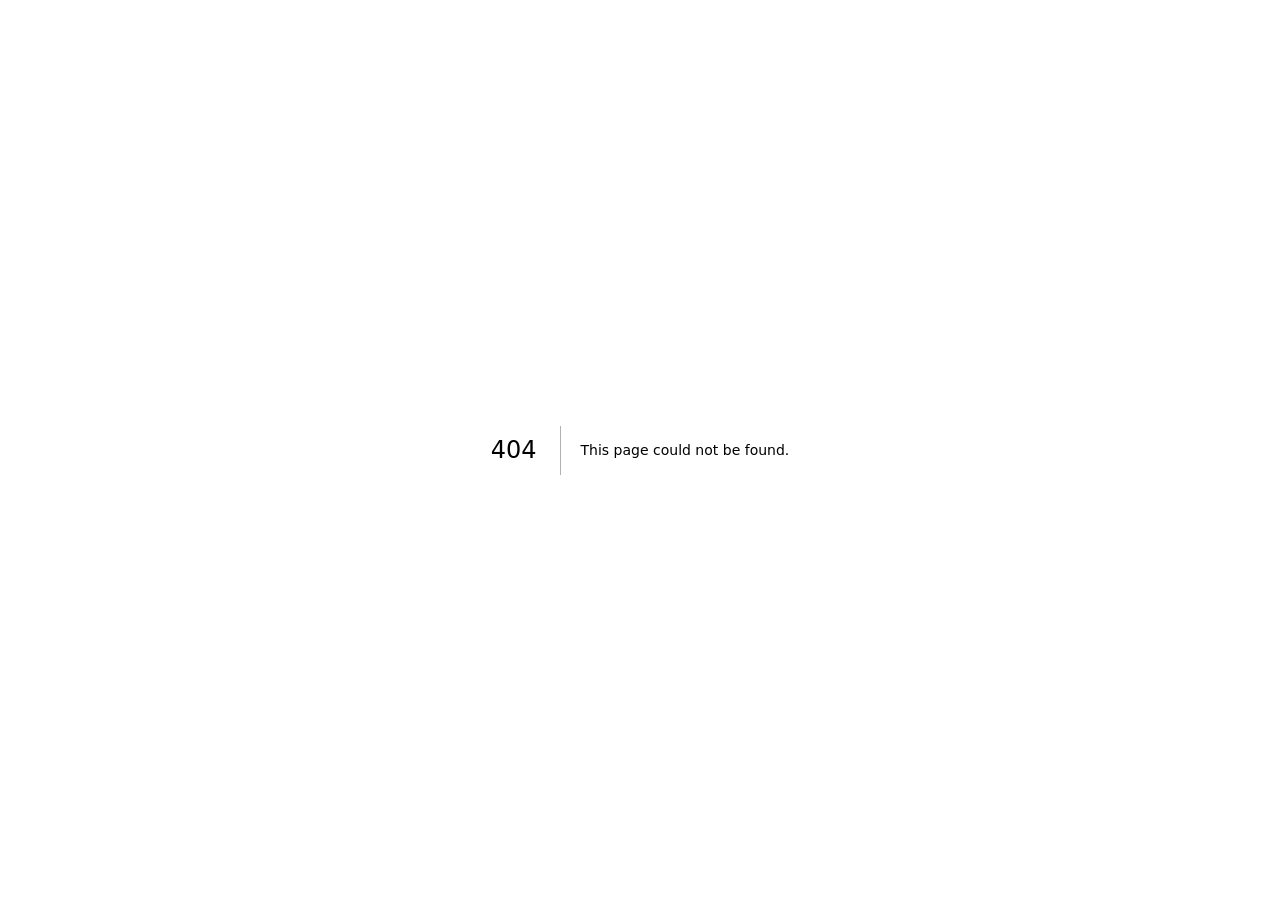
<file: 404/index.html>
<!DOCTYPE html><html lang="zh-Hant"><head><meta charSet="utf-8"/><meta name="viewport" content="width=device-width, initial-scale=1"/><link rel="stylesheet" href="/_next/static/chunks/2itw12jq97856.css" data-precedence="next"/><link rel="preload" as="script" fetchPriority="low" href="/_next/static/chunks/3s6nzrbk-8mnv.js"/><script src="/_next/static/chunks/19mx3mg6lkumu.js" async=""></script><script src="/_next/static/chunks/4561u0v7ysn3r.js" async=""></script><script src="/_next/static/chunks/1f5ust74o0qp9.js" async=""></script><script src="/_next/static/chunks/turbopack-28mfh38016ipq.js" async=""></script><script src="/_next/static/chunks/3fntmmi971322.js" async="" crossorigin=""></script><meta name="robots" content="noindex"/><title>GEMS CROWN 寶冠資訊 | Game × AI × XR × Interactive Technology</title><meta name="description" content="寶冠資訊 GEMS CROWN 專注於遊戲開發、AI 應用、WebAR、WebXR、XR / AR 體驗與數位互動技術，為品牌與企業打造跨平台互動體驗。"/><meta name="keywords" content="GEMS CROWN,寶冠資訊,Game Development,遊戲開發,AI,AI Application,XR,AR,WebAR,WebXR,Interactive Technology,Digital Experience"/><meta name="robots" content="index, follow"/><link rel="canonical" href="http://localhost:3000/"/><meta property="og:title" content="GEMS CROWN 寶冠資訊 | Game × AI × XR × Interactive Technology"/><meta property="og:description" content="寶冠資訊 GEMS CROWN 專注於遊戲開發、AI 應用、WebAR、WebXR、XR / AR 體驗與數位互動技術，為品牌與企業打造跨平台互動體驗。"/><meta property="og:url" content="http://localhost:3000/"/><meta property="og:site_name" content="GEMS CROWN 寶冠資訊"/><meta property="og:locale" content="zh_TW"/><meta property="og:image" content="http://localhost:3000/og.png"/><meta property="og:image:width" content="1200"/><meta property="og:image:height" content="630"/><meta property="og:image:alt" content="GEMS CROWN 寶冠資訊｜Game × AI × XR technology visual"/><meta property="og:locale:alternate" content="en_US"/><meta property="og:type" content="website"/><meta name="twitter:card" content="summary_large_image"/><meta name="twitter:title" content="GEMS CROWN 寶冠資訊 | Game × AI × XR × Interactive Technology"/><meta name="twitter:description" content="GEMS CROWN specializes in game development, AI applications, WebAR, WebXR, XR / AR experiences, and interactive technologies."/><meta name="twitter:image" content="http://localhost:3000/og.png"/><link rel="icon" href="/icon.png?icon.2sjdhdkb08elo.png" sizes="1536x1024" type="image/png"/><title>404: This page could not be found.</title><script src="/_next/static/chunks/0cz1d0mv5g_q7.js" noModule=""></script></head><body><div hidden=""><!--$--><!--/$--></div><div style="font-family:system-ui,&quot;Segoe UI&quot;,Roboto,Helvetica,Arial,sans-serif,&quot;Apple Color Emoji&quot;,&quot;Segoe UI Emoji&quot;;height:100vh;text-align:center;display:flex;flex-direction:column;align-items:center;justify-content:center"><div><style>body{color:#000;background:#fff;margin:0}.next-error-h1{border-right:1px solid rgba(0,0,0,.3)}@media (prefers-color-scheme:dark){body{color:#fff;background:#000}.next-error-h1{border-right:1px solid rgba(255,255,255,.3)}}</style><h1 class="next-error-h1" style="display:inline-block;margin:0 20px 0 0;padding:0 23px 0 0;font-size:24px;font-weight:500;vertical-align:top;line-height:49px">404</h1><div style="display:inline-block"><h2 style="font-size:14px;font-weight:400;line-height:49px;margin:0">This page could not be found.</h2></div></div></div><!--$--><!--/$--><script src="/_next/static/chunks/3s6nzrbk-8mnv.js" id="_R_" async=""></script><script>(self.__next_f=self.__next_f||[]).push([0])</script><script>self.__next_f.push([1,"1:\"$Sreact.fragment\"\n2:I[39756,[\"/_next/static/chunks/3fntmmi971322.js\"],\"default\"]\n3:I[37457,[\"/_next/static/chunks/3fntmmi971322.js\"],\"default\"]\n4:I[97367,[\"/_next/static/chunks/3fntmmi971322.js\"],\"OutletBoundary\"]\n5:\"$Sreact.suspense\"\n8:I[97367,[\"/_next/static/chunks/3fntmmi971322.js\"],\"ViewportBoundary\"]\na:I[97367,[\"/_next/static/chunks/3fntmmi971322.js\"],\"MetadataBoundary\"]\nc:I[68027,[\"/_next/static/chunks/3fntmmi971322.js\"],\"default\",1]\n:HL[\"/_next/static/chunks/2itw12jq97856.css\",\"style\"]\n7:X\n0:{\"P\":null,\"c\":[\"\",\"_not-found\",\"\"],\"q\":\"\",\"i\":false,\"f\":[[[\"\",{\"children\":[\"/_not-found\",{\"children\":[\"__PAGE__\",{},\"$undefined\",\"$undefined\",4608]},\"$undefined\",\"$undefined\",4608]},\"$undefined\",\"$undefined\",4624],[[\"$\",\"$1\",\"c\",{\"children\":[[[\"$\",\"link\",\"0\",{\"rel\":\"stylesheet\",\"href\":\"/_next/static/chunks/2itw12jq97856.css\",\"precedence\":\"next\",\"crossOrigin\":\"$undefined\",\"nonce\":\"$undefined\"}],[\"$\",\"script\",\"script-0\",{\"src\":\"/_next/static/chunks/3fntmmi971322.js\",\"async\":true,\"nonce\":\"$undefined\"}]],[\"$\",\"html\",null,{\"lang\":\"zh-Hant\",\"children\":[\"$\",\"body\",null,{\"children\":[\"$\",\"$L2\",null,{\"parallelRouterKey\":\"children\",\"error\":\"$undefined\",\"errorStyles\":\"$undefined\",\"errorScripts\":\"$undefined\",\"template\":[\"$\",\"$L3\",null,{}],\"templateStyles\":\"$undefined\",\"templateScripts\":\"$undefined\",\"notFound\":[[[\"$\",\"title\",null,{\"children\":\"404: This page could not be found.\"}],[\"$\",\"div\",null,{\"style\":{\"fontFamily\":\"system-ui,\\\"Segoe UI\\\",Roboto,Helvetica,Arial,sans-serif,\\\"Apple Color Emoji\\\",\\\"Segoe UI Emoji\\\"\",\"height\":\"100vh\",\"textAlign\":\"center\",\"display\":\"flex\",\"flexDirection\":\"column\",\"alignItems\":\"center\",\"justifyContent\":\"center\"},\"children\":[\"$\",\"div\",null,{\"children\":[[\"$\",\"style\",null,{\"dangerouslySetInnerHTML\":{\"__html\":\"body{color:#000;background:#fff;margin:0}.next-error-h1{border-right:1px solid rgba(0,0,0,.3)}@media (prefers-color-scheme:dark){body{color:#fff;background:#000}.next-error-h1{border-right:1px solid rgba(255,255,255,.3)}}\"}}],[\"$\",\"h1\",null,{\"className\":\"next-error-h1\",\"style\":{\"display\":\"inline-block\",\"margin\":\"0 20px 0 0\",\"padding\":\"0 23px 0 0\",\"fontSize\":24,\"fontWeight\":500,\"verticalAlign\":\"top\",\"lineHeight\":\"49px\"},\"children\":404}],[\"$\",\"div\",null,{\"style\":{\"display\":\"inline-block\"},\"children\":[\"$\",\"h2\",null,{\"style\":{\"fontSize\":14,\"fontWeight\":400,\"lineHeight\":\"49px\",\"margin\":0},\"children\":\"This page could not be found.\"}]}]]}]}]],[]],\"forbidden\":\"$undefined\",\"unauthorized\":\"$undefined\"}]}]}]]}],{\"children\":[[\"$\",\"$1\",\"c\",{\"children\":[null,[\"$\",\"$L2\",null,{\"parallelRouterKey\":\"children\",\"error\":\"$undefined\",\"errorStyles\":\"$undefined\",\"errorScripts\":\"$undefined\",\"template\":[\"$\",\"$L3\",null,{}],\"templateStyles\":\"$undefined\",\"templateScripts\":\"$undefined\",\"notFound\":\"$undefined\",\"forbidden\":\"$undefined\",\"unauthorized\":\"$undefined\"}]]}],{\"children\":[[\"$\",\"$1\",\"c\",{\"children\":[[[\"$\",\"title\",null,{\"children\":\"404: This page could not be found.\"}],[\"$\",\"div\",null,{\"style\":\"$0:f:0:1:0:props:children:1:props:children:props:children:props:notFound:0:1:props:style\",\"children\":[\"$\",\"div\",null,{\"children\":[[\"$\",\"style\",null,{\"dangerouslySetInnerHTML\":{\"__html\":\"body{color:#000;background:#fff;margin:0}.next-error-h1{border-right:1px solid rgba(0,0,0,.3)}@media (prefers-color-scheme:dark){body{color:#fff;background:#000}.next-error-h1{border-right:1px solid rgba(255,255,255,.3)}}\"}}],[\"$\",\"h1\",null,{\"className\":\"next-error-h1\",\"style\":\"$0:f:0:1:0:props:children:1:props:children:props:children:props:notFound:0:1:props:children:props:children:1:props:style\",\"children\":404}],[\"$\",\"div\",null,{\"style\":\"$0:f:0:1:0:props:children:1:props:children:props:children:props:notFound:0:1:props:children:props:children:2:props:style\",\"children\":[\"$\",\"h2\",null,{\"style\":\"$0:f:0:1:0:props:children:1:props:children:props:children:props:notFound:0:1:props:children:props:children:2:props:children:props:style\",\"children\":\"This page could not be found.\"}]}]]}]}]],null,[\"$\",\"$L4\",null,{\"children\":[\"$\",\"$5\",null,{\"name\":\"Next.MetadataOutlet\",\"children\":\"$@6\"}]}]]}],{},null,false,null]},null,false,\"$7\"]},null,false,null],[\"$\",\"$1\",\"h\",{\"children\":[[\"$\",\"meta\",null,{\"name\":\"robots\",\"content\":\"noindex\"}],[\"$\",\"$L8\",null,{\"children\":\"$L9\"}],[\"$\",\"div\",null,{\"hidden\":true,\"children\":[\"$\",\"$La\",null,{\"children\":[\"$\",\"$5\",null,{\"name\":\"Next.Metadata\",\"children\":\"$Lb\"}]}]}],null]}],false]],\"m\":\"$undefined\",\"G\":[\"$c\",[[\"$\",\"link\",\"0\",{\"rel\":\"stylesheet\",\"href\":\"/_next/static/chunks/2itw12jq97856.css\",\"precedence\":\"next\",\"crossOrigin\":\"$undefined\",\"nonce\":\"$undefined\"}]]],\"S\":true,\"h\":null,\"r\":\"$undefined\",\"s\":\"$undefined\",\"a\":\"$undefined\",\"l\":\"$undefined\",\"p\":\"$undefined\",\"d\":\"$undefined\",\"b\":\"HPzR50FBjJDVh2lT8Oirm\"}\n7:C\n9:[[\"$\",\"meta\",\"0\",{\"charSet\":\"utf-8\"}],[\"$\",\"meta\",\"1\",{\"name\":\"viewport\",\"content\":\"width=device-width, initial-scale=1\"}]]\nd:I[27201,[\"/_next/static/chunks/3fntmmi971322.js\"],\"IconMark\"]\n6:null\nb:[[\"$\",\"title\",\"0\",{\"children\":\"GEMS CROWN 寶冠資訊 | Game × AI × XR × Interactive Technology\"}],[\"$\",\"meta\",\"1\",{\"name\":\"description\",\"content\":\"寶冠資訊 GEMS CROWN 專注於遊戲開發、AI 應用、WebAR、WebXR、XR / AR 體驗與數位互動技術，為品牌與企業打造跨平台互動體驗。\"}],[\"$\",\"meta\",\"2\",{\"name\":\"keywords\",\"content\":\"GEMS CROWN,寶冠資訊,Game Development,遊戲開發,AI,AI Application,XR,AR,WebAR,WebXR,Interactive Technology,Digital Experience\"}],[\"$\",\"meta\",\"3\",{\"name\":\"robots\",\"content\":\"index, follow\"}],[\"$\",\"link\",\"4\",{\"rel\":\"canonical\",\"href\":\"http://localhost:3000/\"}],[\"$\",\"meta\",\"5\",{\"property\":\"og:title\",\"content\":\"GEMS CROWN 寶冠資訊 | Game × AI × XR × Interactive Technology\"}],[\"$\",\"meta\",\"6\",{\"property\":\"og:description\",\"content\":\"寶冠資訊 GEMS CROWN 專注於遊戲開發、AI 應用、WebAR、WebXR、XR / AR 體驗與數位互動技術，為品牌與企業打造跨平台互動體驗。\"}],[\"$\",\"meta\",\"7\",{\"property\":\"og:url\",\"content\":\"http://localhost:3000/\"}],[\"$\",\"meta\",\"8\",{\"property\":\"og:site_name\",\"content\":\"GEMS CROWN 寶冠資訊\"}],[\"$\",\"meta\",\"9\",{\"property\":\"og:locale\",\"content\":\"zh_TW\"}],[\"$\",\"meta\",\"10\",{\"property\":\"og:image\",\"content\":\"http://localhost:3000/og.png\"}],[\"$\",\"meta\",\"11\",{\"property\":\"og:image:width\",\"content\":\"1200\"}],[\"$\",\"meta\",\"12\",{\"property\":\"og:image:height\",\"content\":\"630\"}],[\"$\",\"meta\",\"13\",{\"property\":\"og:image:alt\",\"content\":\"GEMS CROWN 寶冠資訊｜Game × AI × XR technology visual\"}],[\"$\",\"meta\",\"14\",{\"property\":\"og:locale:alternate\",\"content\":\"en_US\"}],[\"$\",\"meta\",\"15\",{\"property\":\"og:type\",\"content\":\"website\"}],[\"$\",\"meta\",\"16\",{\"name\":\"twitter:card\",\"content\":\"summary_large_image\"}],[\"$\",\"meta\",\"17\",{\"name\":\"twitter:title\",\"content\":\"GEMS CROWN 寶冠資訊 | Game × AI × XR × Interactive Technology\"}],[\"$\",\"meta\",\"18\",{\"name\":\"twitter:description\",\"content\":\"GEMS CROWN specializes in game development, AI applications, WebAR, WebXR, XR / AR experiences, and interactive technologies.\"}],[\"$\",\"meta\",\"19\",{\"name\":\"twitter:image\",\"content\":\"http://localhost:3000/og.png\"}],[\"$\",\"link\",\"20\",{\"rel\":\"icon\",\"href\":\"/icon.png?icon.2sjdhdkb08elo.png\",\"sizes\":\"1536x1024\",\"type\":\"image/png\"}],[\"$\",\"$Ld\",\"21\",{}]]\n"])</script></body></html>
</file>
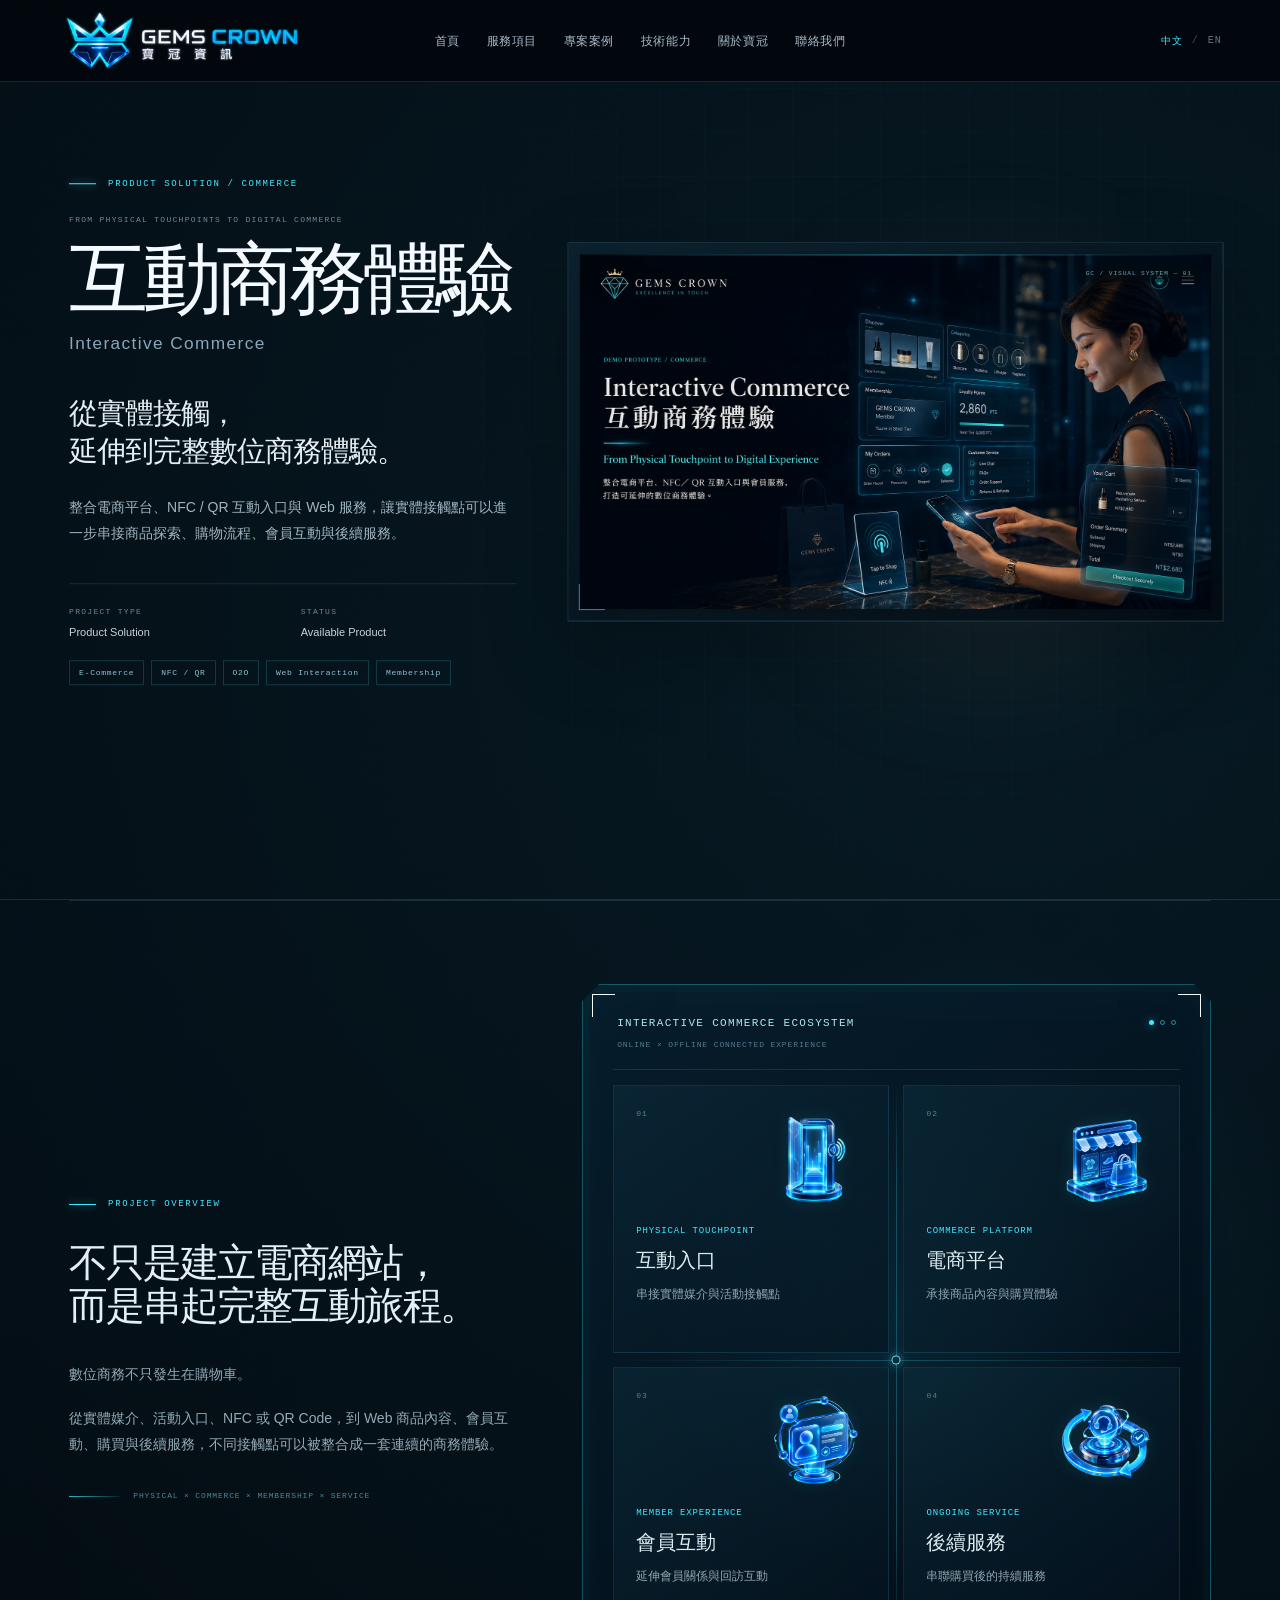
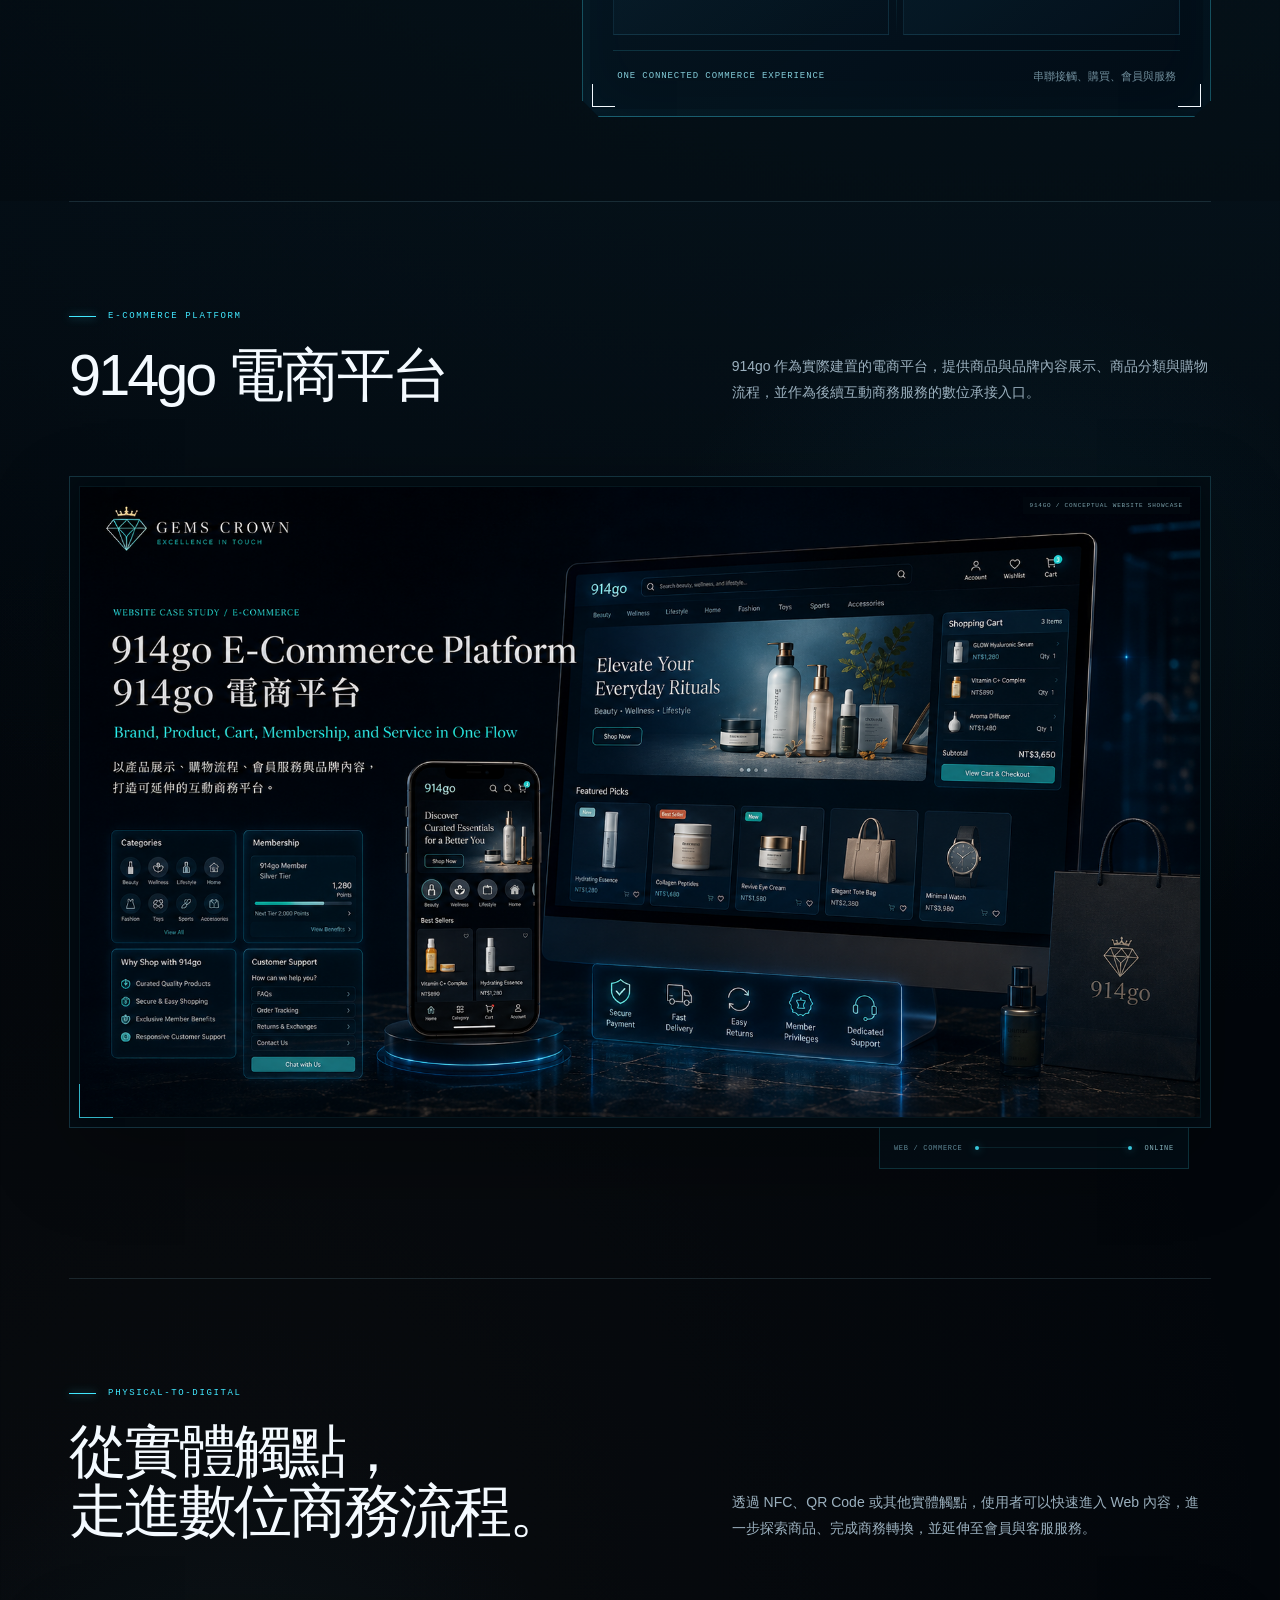
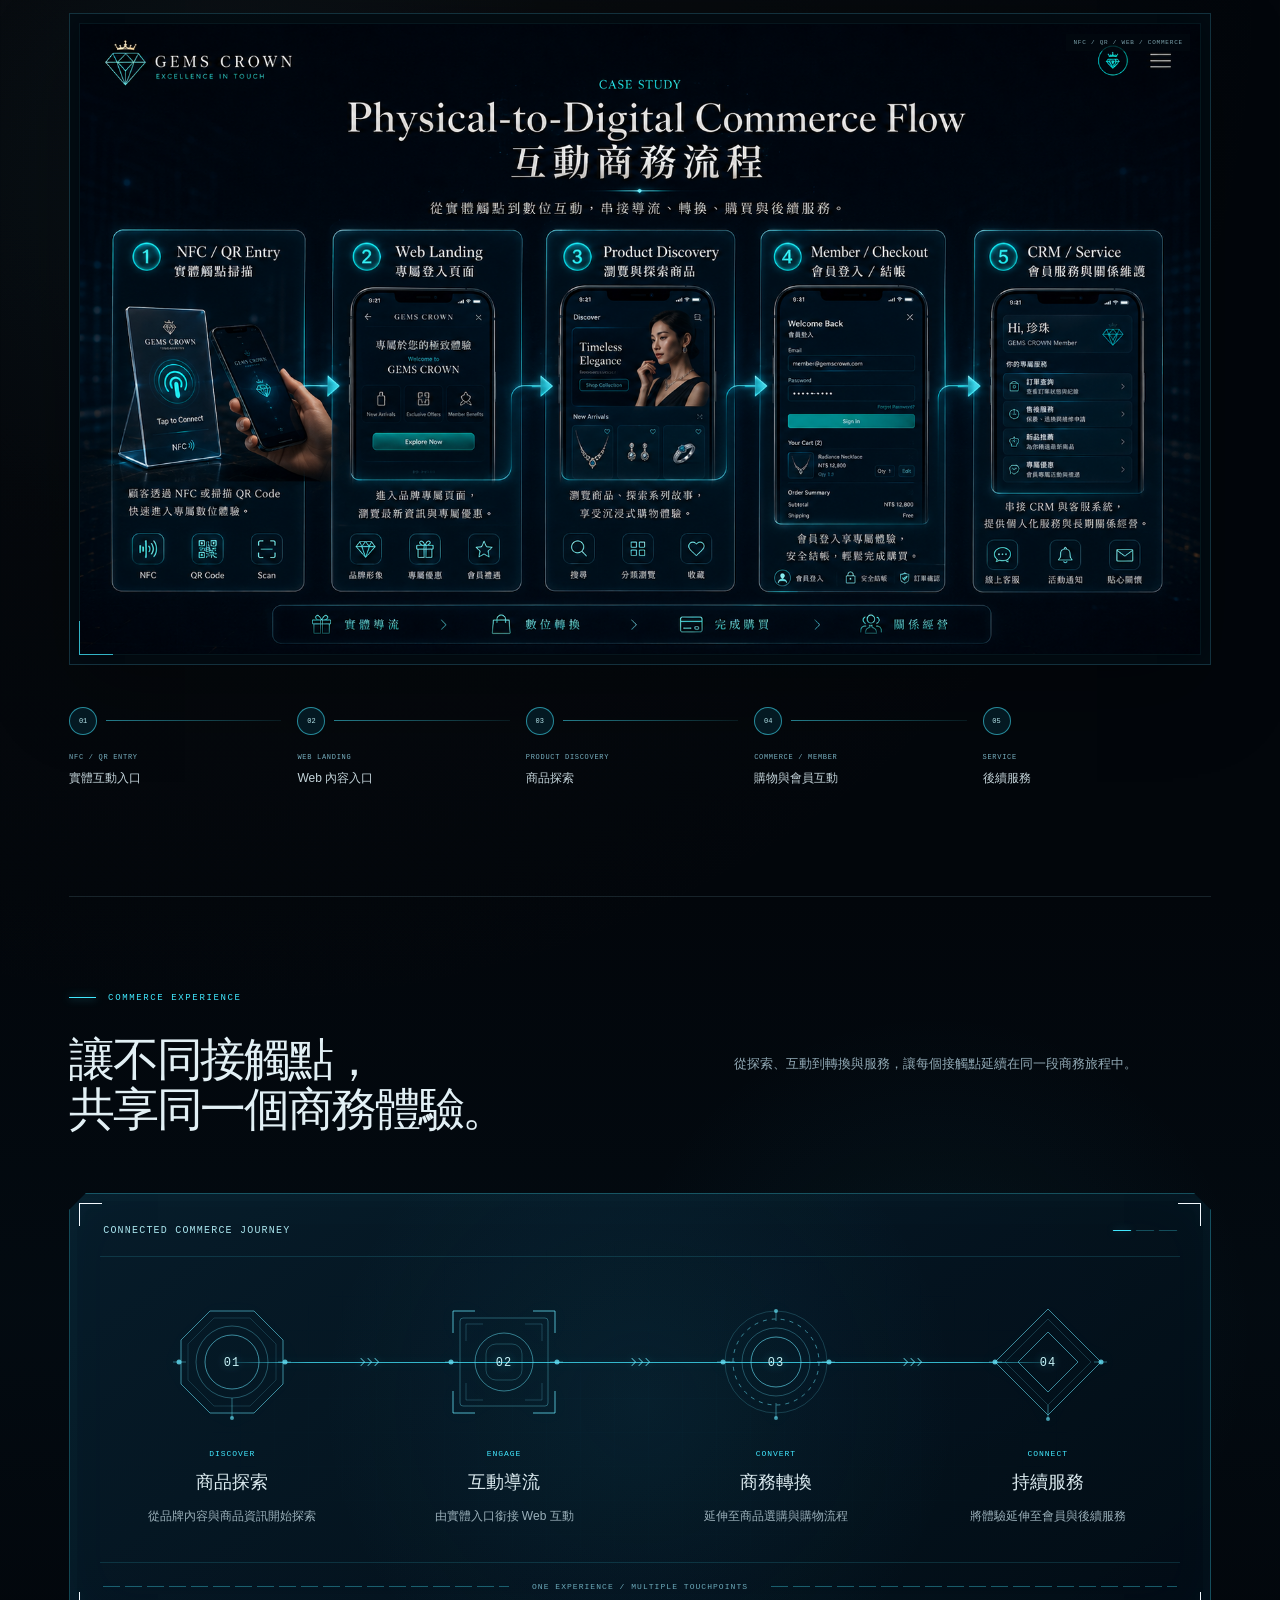
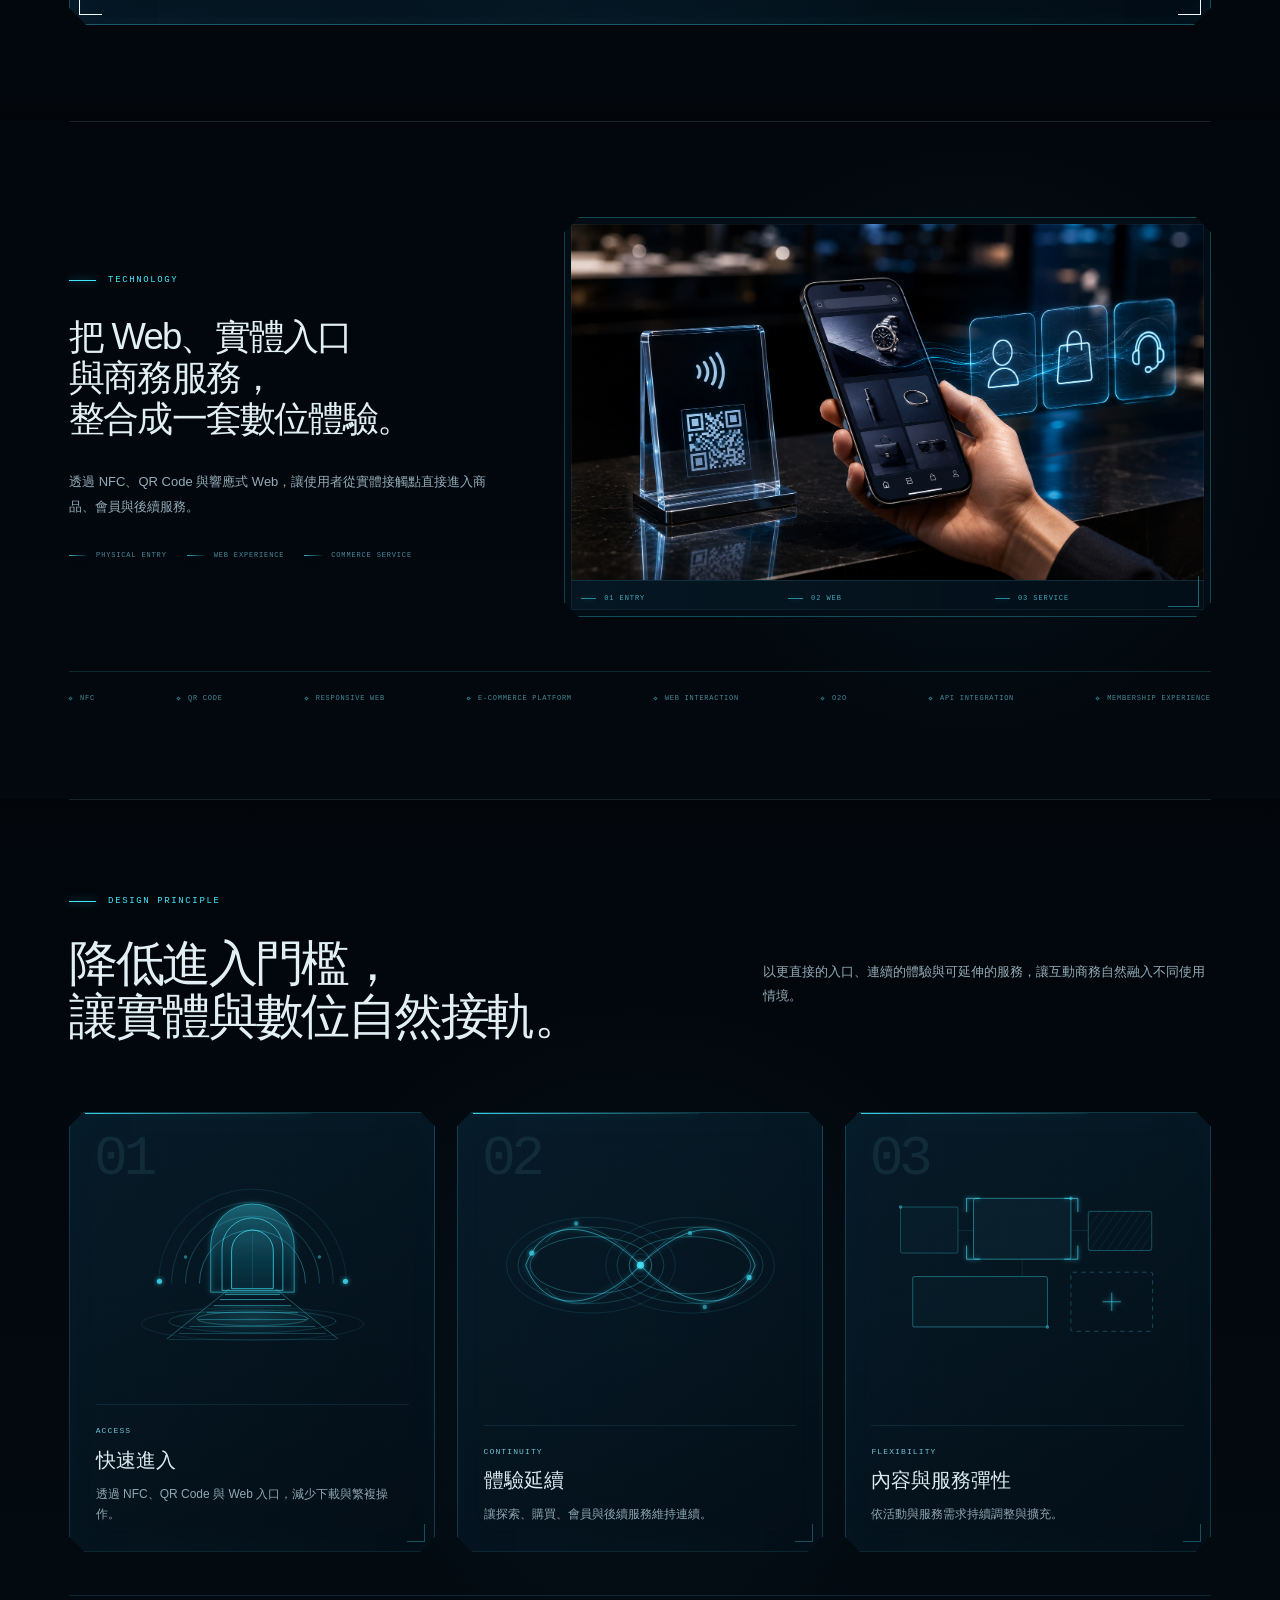
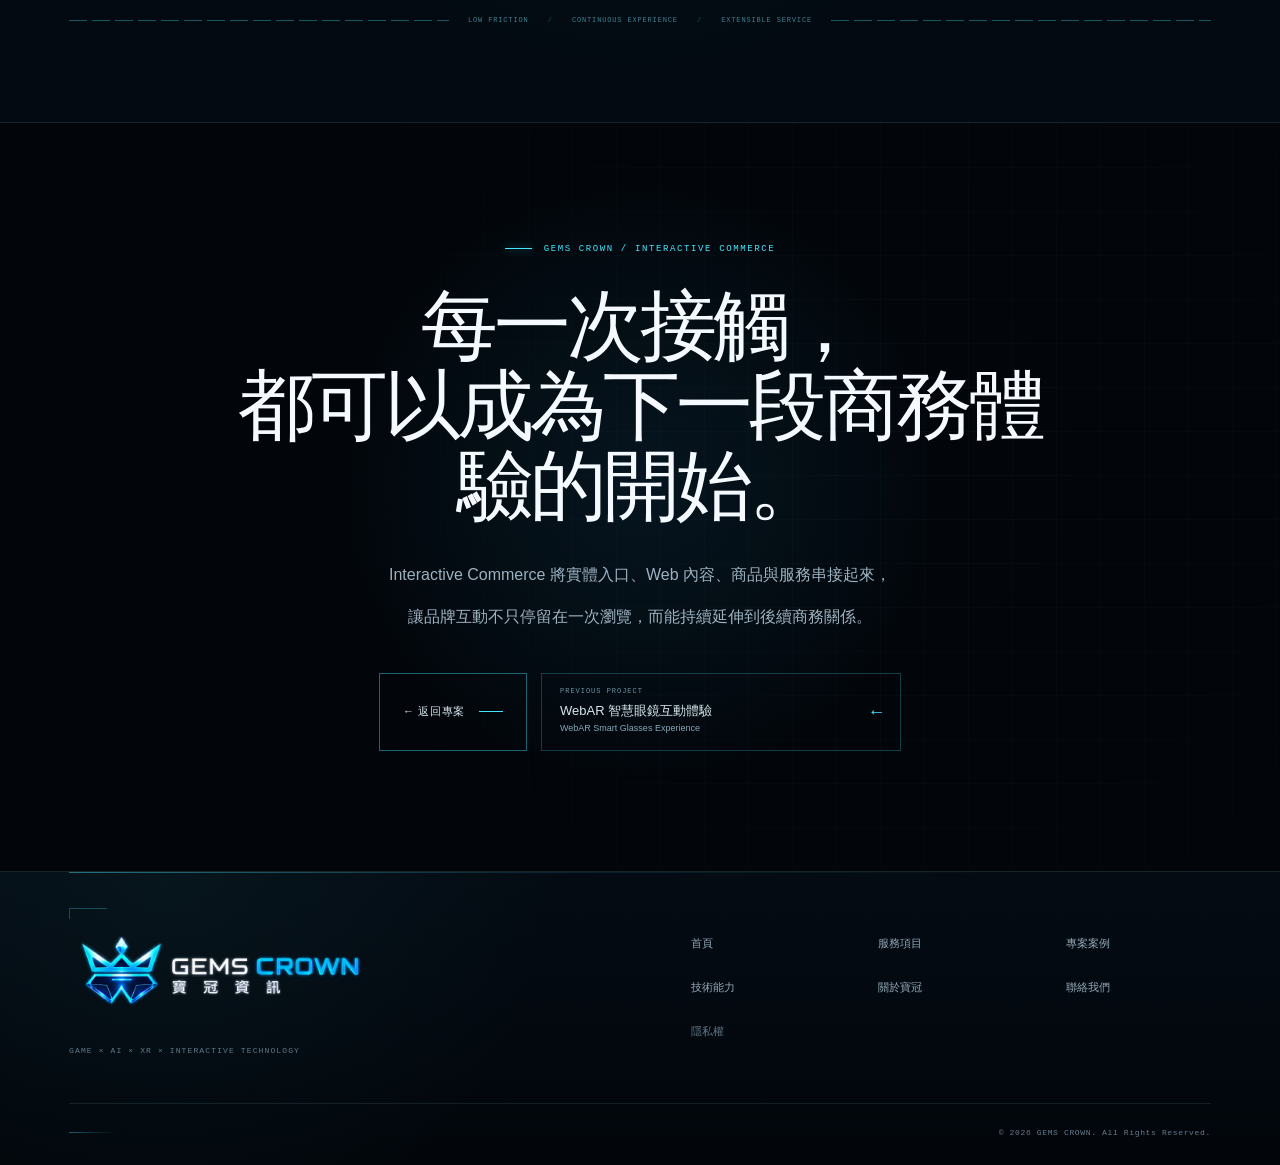
<file: projects/interactive-commerce/index.html>
<!DOCTYPE html><html lang="zh-Hant"><head><meta charSet="utf-8"/><meta name="viewport" content="width=device-width, initial-scale=1"/><link rel="preload" as="image" href="/branding/logo-gemscrown-horizontal.png"/><link rel="preload" as="image" href="/branding/logo-gemscrown-compact.png"/><link rel="preload" as="image" href="/projects/interactive-commerce/interactive-commerce-overview.png"/><link rel="stylesheet" href="/_next/static/chunks/2itw12jq97856.css" data-precedence="next"/><link rel="stylesheet" href="/_next/static/chunks/3brun0d7yq_hd.css" data-precedence="next"/><link rel="stylesheet" href="/_next/static/chunks/0k58_3v0voe6l.css" data-precedence="next"/><link rel="preload" as="script" fetchPriority="low" href="/_next/static/chunks/3s6nzrbk-8mnv.js"/><script src="/_next/static/chunks/19mx3mg6lkumu.js" async=""></script><script src="/_next/static/chunks/4561u0v7ysn3r.js" async=""></script><script src="/_next/static/chunks/1f5ust74o0qp9.js" async=""></script><script src="/_next/static/chunks/turbopack-28mfh38016ipq.js" async=""></script><script src="/_next/static/chunks/3fntmmi971322.js" async="" crossorigin=""></script><script src="/_next/static/chunks/0gzyc4_isztul.js" async="" crossorigin=""></script><script src="/_next/static/chunks/0zbs41-tpjzeo.js" async="" crossorigin=""></script><title>Interactive Commerce 互動商務體驗｜GEMS CROWN 寶冠資訊</title><meta name="description" content="GEMS CROWN 寶冠資訊 Interactive Commerce 互動商務體驗，整合電商平台、NFC / QR 實體入口與 Web 互動，串接商品探索、購物與後續商務服務。"/><meta name="keywords" content="GEMS CROWN,寶冠資訊,Game Development,遊戲開發,AI,AI Application,XR,AR,WebAR,WebXR,Interactive Technology,Digital Experience"/><meta name="robots" content="index, follow"/><link rel="canonical" href="http://localhost:3000/projects/interactive-commerce/"/><meta property="og:title" content="Interactive Commerce 互動商務體驗｜GEMS CROWN 寶冠資訊"/><meta property="og:description" content="GEMS CROWN 寶冠資訊 Interactive Commerce 互動商務體驗，整合電商平台、NFC / QR 實體入口與 Web 互動，串接商品探索、購物與後續商務服務。"/><meta property="og:url" content="http://localhost:3000/projects/interactive-commerce/"/><meta property="og:site_name" content="GEMS CROWN 寶冠資訊"/><meta property="og:locale" content="zh_TW"/><meta property="og:image" content="http://localhost:3000/projects/interactive-commerce/interactive-commerce-overview.png"/><meta property="og:image:width" content="1672"/><meta property="og:image:height" content="941"/><meta property="og:image:alt" content="Interactive Commerce 實體觸點與數位商務互動概念"/><meta property="og:locale:alternate" content="en_US"/><meta property="og:type" content="website"/><meta name="twitter:card" content="summary_large_image"/><meta name="twitter:title" content="Interactive Commerce | GEMS CROWN"/><meta name="twitter:description" content="GEMS CROWN Interactive Commerce connects e-commerce, NFC / QR physical touchpoints, web interaction, product discovery, and digital commerce experiences."/><meta name="twitter:image" content="http://localhost:3000/projects/interactive-commerce/interactive-commerce-overview.png"/><link rel="icon" href="/icon.png?icon.2sjdhdkb08elo.png" sizes="1536x1024" type="image/png"/><script src="/_next/static/chunks/0cz1d0mv5g_q7.js" noModule=""></script></head><body><div hidden=""><!--$--><!--/$--></div><div class="site-shell project-case-study-module__wwyeua__caseShell project-case-study-module__wwyeua__commerceShell interactive-commerce-case-study-module__EP5UZq__commerceShell"><a class="skip-link" href="#case-main">跳至主要內容</a><header class="site-header"><a class="brand" href="/" aria-label="GEMS CROWN home"><span class="brand-identity brand-identity-header"><span class="brand-logo-frame brand-logo-horizontal header-logo-horizontal"><img alt="GEMS CROWN 寶冠資訊" width="1536" height="1024" decoding="async" data-nimg="1" style="color:transparent" src="/branding/logo-gemscrown-horizontal.png"/></span><span class="brand-logo-frame brand-logo-compact header-logo-compact"><img alt="GEMS CROWN 寶冠資訊" width="1536" height="1024" decoding="async" data-nimg="1" style="color:transparent" src="/branding/logo-gemscrown-compact.png"/></span></span></a><nav class="desktop-nav" aria-label="主要導覽"><a href="/">首頁</a><a href="/#services">服務項目</a><a href="/#projects">專案案例</a><a href="/#technology">技術能力</a><a href="/#about">關於寶冠</a><a href="/#contact">聯絡我們</a></nav><div class="header-actions"><div class="language-switch" aria-label="語言"><button class="active" aria-pressed="true">中文</button><span>/</span><button class="" aria-pressed="false">EN</button></div><button class="menu-button " aria-label="開啟選單" aria-expanded="false" aria-controls="mobile-navigation"><span></span><span></span></button></div><div class="mobile-menu " id="mobile-navigation" aria-hidden="true"><div class="mobile-menu-grid" aria-hidden="true"></div><nav aria-label="主要導覽"><a href="/" tabindex="-1"><span>0<!-- -->1</span>首頁<span class="arrow" aria-hidden="true">→</span></a><a href="/#services" tabindex="-1"><span>0<!-- -->2</span>服務項目<span class="arrow" aria-hidden="true">→</span></a><a href="/#projects" tabindex="-1"><span>0<!-- -->3</span>專案案例<span class="arrow" aria-hidden="true">→</span></a><a href="/#technology" tabindex="-1"><span>0<!-- -->4</span>技術能力<span class="arrow" aria-hidden="true">→</span></a><a href="/#about" tabindex="-1"><span>0<!-- -->5</span>關於寶冠<span class="arrow" aria-hidden="true">→</span></a><a href="/#contact" tabindex="-1"><span>0<!-- -->6</span>聯絡我們<span class="arrow" aria-hidden="true">→</span></a></nav><p>GAME × AI × XR × INTERACTIVE TECHNOLOGY</p></div></header><main id="case-main"><section class="project-case-study-module__wwyeua__hero" id="project-top"><div class="project-case-study-module__wwyeua__heroGrid" aria-hidden="true"></div><div class="project-case-study-module__wwyeua__heroCopy" data-reveal="true"><p class="project-case-study-module__wwyeua__kicker"><span></span>PRODUCT SOLUTION / COMMERCE</p><p class="project-case-study-module__wwyeua__descriptor">From Physical Touchpoints to Digital Commerce</p><h1>互動商務體驗<small>Interactive Commerce</small></h1><p class="project-case-study-module__wwyeua__heroHeadline"><span>從實體接觸，</span><span>延伸到完整數位商務體驗。</span></p><p class="project-case-study-module__wwyeua__heroSummary"><span class="project-case-study-module__wwyeua__desktopSummary">整合電商平台、NFC / QR 互動入口與 Web 服務，讓實體接觸點可以進一步串接商品探索、購物流程、會員互動與後續服務。</span><span class="project-case-study-module__wwyeua__mobileSummary">整合電商平台、NFC / QR 與 Web 服務，串接商品探索、購物、會員互動與後續服務。</span></p></div><div class="project-case-study-module__wwyeua__heroVisual"><figure class="project-case-study-module__wwyeua__imageFrame" data-reveal="true"><span class="project-case-study-module__wwyeua__imageCoordinates" aria-hidden="true">GC / VISUAL SYSTEM — 01</span><img alt="Interactive Commerce 實體觸點與數位商務互動概念" width="1672" height="941" decoding="async" data-nimg="1" style="color:transparent" src="/projects/interactive-commerce/interactive-commerce-overview.png"/><span class="project-case-study-module__wwyeua__frameCorner" aria-hidden="true"></span></figure><span class="project-case-study-module__wwyeua__heroWarmGlow" aria-hidden="true"></span></div><div class="project-case-study-module__wwyeua__projectMeta"><dl><div><dt>PROJECT TYPE</dt><dd>Product Solution</dd></div><div><dt>STATUS</dt><dd>Available Product</dd></div></dl><ul class="project-case-study-module__wwyeua__tags" aria-label="Project technologies"><li>E-Commerce</li><li>NFC / QR</li><li>O2O</li><li>Web Interaction</li><li>Membership</li></ul></div></section><section class="project-case-study-module__wwyeua__section project-case-study-module__wwyeua__overview interactive-commerce-case-study-module__EP5UZq__commerceOverview"><div class="interactive-commerce-case-study-module__EP5UZq__commerceOverviewLayout"><div class="interactive-commerce-case-study-module__EP5UZq__commerceOverviewCopy" data-reveal="true"><p class="project-case-study-module__wwyeua__kicker"><span></span>PROJECT OVERVIEW</p><h2 class="interactive-commerce-case-study-module__EP5UZq__commerceOverviewTitle"><span class="interactive-commerce-case-study-module__EP5UZq__commerceOverviewTitleDesktop"><span>不只是建立電商網站，</span><span>而是串起完整互動旅程。</span></span><span class="interactive-commerce-case-study-module__EP5UZq__commerceOverviewTitleMobile"><span>不只是建立</span><span>電商網站，</span><span>而是串起完整</span><span>互動旅程。</span></span></h2><div class="interactive-commerce-case-study-module__EP5UZq__commerceOverviewProse"><p>數位商務不只發生在購物車。</p><p>從實體媒介、活動入口、NFC 或 QR Code，到 Web 商品內容、會員互動、購買與後續服務，不同接觸點可以被整合成一套連續的商務體驗。</p></div><p class="interactive-commerce-case-study-module__EP5UZq__commerceKeywords"><span aria-hidden="true"></span>PHYSICAL × COMMERCE × MEMBERSHIP × SERVICE</p></div><section class="interactive-commerce-case-study-module__EP5UZq__ecosystemPanel" aria-labelledby="commerce-ecosystem-title" data-reveal="true"><span class="interactive-commerce-case-study-module__EP5UZq__ecosystemCorners" aria-hidden="true"><i></i><i></i><i></i><i></i></span><header class="interactive-commerce-case-study-module__EP5UZq__ecosystemHeader"><div><h3 id="commerce-ecosystem-title">INTERACTIVE COMMERCE ECOSYSTEM</h3><p>ONLINE × OFFLINE CONNECTED EXPERIENCE</p></div><span aria-hidden="true"><i></i><i></i><i></i></span></header><div class="interactive-commerce-case-study-module__EP5UZq__ecosystemGridWrap"><ol class="interactive-commerce-case-study-module__EP5UZq__ecosystemGrid"><li><div class="interactive-commerce-case-study-module__EP5UZq__ecosystemCardTop"><span>0<!-- -->1</span><div class="interactive-commerce-case-study-module__EP5UZq__ecosystemIconMedia"><img alt="實體媒介與活動互動入口圖示" loading="lazy" width="1254" height="1254" decoding="async" data-nimg="1" style="color:transparent" src="/projects/interactive-commerce/overview/commerce-touchpoint-icon.png"/></div></div><div class="interactive-commerce-case-study-module__EP5UZq__ecosystemCardCopy"><b>PHYSICAL TOUCHPOINT</b><h3>互動入口</h3><p>串接實體媒介與活動接觸點</p></div></li><li><div class="interactive-commerce-case-study-module__EP5UZq__ecosystemCardTop"><span>0<!-- -->2</span><div class="interactive-commerce-case-study-module__EP5UZq__ecosystemIconMedia"><img alt="電商平台與商品購買體驗圖示" loading="lazy" width="1254" height="1254" decoding="async" data-nimg="1" style="color:transparent" src="/projects/interactive-commerce/overview/commerce-platform-icon.png"/></div></div><div class="interactive-commerce-case-study-module__EP5UZq__ecosystemCardCopy"><b>COMMERCE PLATFORM</b><h3>電商平台</h3><p>承接商品內容與購買體驗</p></div></li><li><div class="interactive-commerce-case-study-module__EP5UZq__ecosystemCardTop"><span>0<!-- -->3</span><div class="interactive-commerce-case-study-module__EP5UZq__ecosystemIconMedia"><img alt="會員關係與回訪互動圖示" loading="lazy" width="1254" height="1254" decoding="async" data-nimg="1" style="color:transparent" src="/projects/interactive-commerce/overview/commerce-member-icon.png"/></div></div><div class="interactive-commerce-case-study-module__EP5UZq__ecosystemCardCopy"><b>MEMBER EXPERIENCE</b><h3>會員互動</h3><p>延伸會員關係與回訪互動</p></div></li><li><div class="interactive-commerce-case-study-module__EP5UZq__ecosystemCardTop"><span>0<!-- -->4</span><div class="interactive-commerce-case-study-module__EP5UZq__ecosystemIconMedia"><img alt="購買後持續服務圖示" loading="lazy" width="1254" height="1254" decoding="async" data-nimg="1" style="color:transparent" src="/projects/interactive-commerce/overview/commerce-service-icon.png"/></div></div><div class="interactive-commerce-case-study-module__EP5UZq__ecosystemCardCopy"><b>ONGOING SERVICE</b><h3>後續服務</h3><p>串聯購買後的持續服務</p></div></li></ol><span class="interactive-commerce-case-study-module__EP5UZq__ecosystemCenterNode" aria-hidden="true"></span></div><footer class="interactive-commerce-case-study-module__EP5UZq__ecosystemSummary"><b>ONE CONNECTED COMMERCE EXPERIENCE</b><p>串聯接觸、購買、會員與服務</p></footer></section></div></section><section class="project-case-study-module__wwyeua__section interactive-commerce-case-study-module__EP5UZq__platform"><header class="project-case-study-module__wwyeua__sectionHeader" data-reveal="true"><p class="project-case-study-module__wwyeua__kicker"><span></span>E-COMMERCE PLATFORM</p><div class="project-case-study-module__wwyeua__sectionHeadingRow"><h2><span>914go 電商平台</span></h2><p>914go 作為實際建置的電商平台，提供商品與品牌內容展示、商品分類與購物流程，並作為後續互動商務服務的數位承接入口。</p></div></header><div class="interactive-commerce-case-study-module__EP5UZq__platformVisual"><figure class="interactive-commerce-case-study-module__EP5UZq__commerceImage" data-reveal="true"><span class="interactive-commerce-case-study-module__EP5UZq__imageLabel" aria-hidden="true">914GO / CONCEPTUAL WEBSITE SHOWCASE</span><img alt="914go 電商平台網站與行動裝置展示" loading="lazy" width="1672" height="941" decoding="async" data-nimg="1" style="color:transparent" src="/projects/interactive-commerce/interactive-commerce-914go-showcase.png"/><i class="interactive-commerce-case-study-module__EP5UZq__imageCorner" aria-hidden="true"></i></figure><div class="interactive-commerce-case-study-module__EP5UZq__platformSignal" aria-hidden="true"><span>WEB / COMMERCE</span><i></i><i></i><i></i><b>ONLINE</b></div></div></section><section class="project-case-study-module__wwyeua__section interactive-commerce-case-study-module__EP5UZq__physicalFlow"><header class="project-case-study-module__wwyeua__sectionHeader" data-reveal="true"><p class="project-case-study-module__wwyeua__kicker"><span></span>PHYSICAL-TO-DIGITAL</p><div class="project-case-study-module__wwyeua__sectionHeadingRow"><h2><span>從實體觸點，<br/></span><span>走進數位商務流程。</span></h2><p>透過 NFC、QR Code 或其他實體觸點，使用者可以快速進入 Web 內容，進一步探索商品、完成商務轉換，並延伸至會員與客服服務。</p></div></header><figure class="interactive-commerce-case-study-module__EP5UZq__commerceImage" data-reveal="true"><span class="interactive-commerce-case-study-module__EP5UZq__imageLabel" aria-hidden="true">NFC / QR / WEB / COMMERCE</span><img alt="NFC QR 到 Web 電商與會員服務的互動商務流程" loading="lazy" width="1672" height="941" decoding="async" data-nimg="1" style="color:transparent" src="/projects/interactive-commerce/interactive-commerce-o2o-flow.png"/><i class="interactive-commerce-case-study-module__EP5UZq__imageCorner" aria-hidden="true"></i></figure><ol class="interactive-commerce-case-study-module__EP5UZq__flowSteps" data-reveal="true"><li><div class="interactive-commerce-case-study-module__EP5UZq__flowNode"><span>0<!-- -->1</span><i aria-hidden="true"></i></div><b>NFC / QR ENTRY</b><p>實體互動入口</p></li><li><div class="interactive-commerce-case-study-module__EP5UZq__flowNode"><span>0<!-- -->2</span><i aria-hidden="true"></i></div><b>WEB LANDING</b><p>Web 內容入口</p></li><li><div class="interactive-commerce-case-study-module__EP5UZq__flowNode"><span>0<!-- -->3</span><i aria-hidden="true"></i></div><b>PRODUCT DISCOVERY</b><p>商品探索</p></li><li><div class="interactive-commerce-case-study-module__EP5UZq__flowNode"><span>0<!-- -->4</span><i aria-hidden="true"></i></div><b>COMMERCE / MEMBER</b><p>購物與會員互動</p></li><li><div class="interactive-commerce-case-study-module__EP5UZq__flowNode"><span>0<!-- -->5</span><i aria-hidden="true"></i></div><b>SERVICE</b><p>後續服務</p></li></ol></section><section class="project-case-study-module__wwyeua__section interactive-commerce-case-study-module__EP5UZq__experience"><header class="interactive-commerce-case-study-module__EP5UZq__experienceHeader" data-reveal="true"><div class="interactive-commerce-case-study-module__EP5UZq__experienceIntro"><p class="project-case-study-module__wwyeua__kicker"><span></span>COMMERCE EXPERIENCE</p><h2 class="interactive-commerce-case-study-module__EP5UZq__experienceTitle"><span class="interactive-commerce-case-study-module__EP5UZq__experienceTitleDesktop"><span>讓不同接觸點，</span><span>共享同一個商務體驗。</span></span><span class="interactive-commerce-case-study-module__EP5UZq__experienceTitleMobile"><span>讓不同接觸點，</span><span>共享同一個</span><span>商務體驗。</span></span></h2></div><p class="interactive-commerce-case-study-module__EP5UZq__experienceDescription">從探索、互動到轉換與服務，讓每個接觸點延續在同一段商務旅程中。</p></header><section class="interactive-commerce-case-study-module__EP5UZq__journeyPanel" aria-labelledby="commerce-journey-title" data-reveal="true"><span class="interactive-commerce-case-study-module__EP5UZq__journeyCorners" aria-hidden="true"><i></i><i></i><i></i><i></i></span><header class="interactive-commerce-case-study-module__EP5UZq__journeyHeader"><h3 id="commerce-journey-title">CONNECTED COMMERCE JOURNEY</h3><span aria-hidden="true"><i></i><i></i><i></i></span></header><ol class="interactive-commerce-case-study-module__EP5UZq__journeyPath"><li class="interactive-commerce-case-study-module__EP5UZq__journeyStep"><div class="interactive-commerce-case-study-module__EP5UZq__journeyNode undefined" aria-hidden="true"><svg class="interactive-commerce-case-study-module__EP5UZq__journeyNodeSvg" viewBox="0 0 120 120" preserveAspectRatio="xMidYMid meet" aria-hidden="true" focusable="false"><g fill="none" stroke="currentColor" vector-effect="non-scaling-stroke"><line x1="1" y1="60" x2="14" y2="60" stroke-opacity=".42"></line><line x1="106" y1="60" x2="119" y2="60" stroke-opacity=".42"></line><circle cx="7" cy="60" r="2.5" fill="currentColor" fill-opacity=".8" stroke="none"></circle><circle cx="113" cy="60" r="2.5" fill="currentColor" fill-opacity=".8" stroke="none"></circle><polygon points="38,9 82,9 111,38 111,82 82,111 38,111 9,82 9,38" stroke-opacity=".58"></polygon><polygon points="42,16 78,16 104,42 104,78 78,104 42,104 16,78 16,42" stroke-opacity=".16"></polygon><circle cx="60" cy="60" r="36" stroke-opacity=".32"></circle><circle cx="60" cy="60" r="27" stroke-opacity=".58"></circle><line x1="60" y1="96" x2="60" y2="116" stroke-opacity=".44"></line><circle cx="60" cy="116" r="2" fill="currentColor" fill-opacity=".65" stroke="none"></circle></g><text x="60" y="61" text-anchor="middle" dominant-baseline="middle">01</text></svg></div><span class="interactive-commerce-case-study-module__EP5UZq__journeyChevron" aria-hidden="true"><i></i><i></i><i></i></span><div class="interactive-commerce-case-study-module__EP5UZq__journeyCopy"><b>DISCOVER</b><h3>商品探索</h3><p>從品牌內容與商品資訊開始探索</p></div></li><li class="interactive-commerce-case-study-module__EP5UZq__journeyStep"><div class="interactive-commerce-case-study-module__EP5UZq__journeyNode undefined" aria-hidden="true"><svg class="interactive-commerce-case-study-module__EP5UZq__journeyNodeSvg" viewBox="0 0 120 120" preserveAspectRatio="xMidYMid meet" aria-hidden="true" focusable="false"><g fill="none" stroke="currentColor" vector-effect="non-scaling-stroke"><line x1="1" y1="60" x2="14" y2="60" stroke-opacity=".42"></line><line x1="106" y1="60" x2="119" y2="60" stroke-opacity=".42"></line><circle cx="7" cy="60" r="2.5" fill="currentColor" fill-opacity=".8" stroke="none"></circle><circle cx="113" cy="60" r="2.5" fill="currentColor" fill-opacity=".8" stroke="none"></circle><rect x="16" y="16" width="88" height="88" rx="3" stroke-opacity=".34"></rect><path d="M9 31V9h22M89 9h22v22M111 89v22H89M31 111H9V89" stroke-opacity=".78"></path><path d="M22 39V22h17M81 22h17v17M98 81v17H81M39 98H22V81" stroke-opacity=".22"></path><circle cx="60" cy="60" r="29" stroke-opacity=".5"></circle><rect x="42" y="42" width="36" height="36" rx="10" stroke-opacity=".25"></rect></g><text x="60" y="61" text-anchor="middle" dominant-baseline="middle">02</text></svg></div><span class="interactive-commerce-case-study-module__EP5UZq__journeyChevron" aria-hidden="true"><i></i><i></i><i></i></span><div class="interactive-commerce-case-study-module__EP5UZq__journeyCopy"><b>ENGAGE</b><h3>互動導流</h3><p>由實體入口銜接 Web 互動</p></div></li><li class="interactive-commerce-case-study-module__EP5UZq__journeyStep"><div class="interactive-commerce-case-study-module__EP5UZq__journeyNode undefined" aria-hidden="true"><svg class="interactive-commerce-case-study-module__EP5UZq__journeyNodeSvg" viewBox="0 0 120 120" preserveAspectRatio="xMidYMid meet" aria-hidden="true" focusable="false"><g fill="none" stroke="currentColor" vector-effect="non-scaling-stroke"><line x1="1" y1="60" x2="14" y2="60" stroke-opacity=".42"></line><line x1="106" y1="60" x2="119" y2="60" stroke-opacity=".42"></line><circle cx="7" cy="60" r="2.5" fill="currentColor" fill-opacity=".8" stroke="none"></circle><circle cx="113" cy="60" r="2.5" fill="currentColor" fill-opacity=".8" stroke="none"></circle><circle cx="60" cy="60" r="51" stroke-opacity=".2"></circle><circle cx="60" cy="60" r="43" stroke-opacity=".56" stroke-dasharray="4 5"></circle><circle cx="60" cy="60" r="34" stroke-opacity=".3"></circle><circle cx="60" cy="60" r="25" stroke-opacity=".62"></circle><path d="M60 9v10M60 101v15M9 60h10M101 60h10" stroke-opacity=".46"></path><circle cx="60" cy="9" r="2" fill="currentColor" fill-opacity=".7" stroke="none"></circle><circle cx="60" cy="116" r="2" fill="currentColor" fill-opacity=".65" stroke="none"></circle></g><text x="60" y="61" text-anchor="middle" dominant-baseline="middle">03</text></svg></div><span class="interactive-commerce-case-study-module__EP5UZq__journeyChevron" aria-hidden="true"><i></i><i></i><i></i></span><div class="interactive-commerce-case-study-module__EP5UZq__journeyCopy"><b>CONVERT</b><h3>商務轉換</h3><p>延伸至商品選購與購物流程</p></div></li><li class="interactive-commerce-case-study-module__EP5UZq__journeyStep"><div class="interactive-commerce-case-study-module__EP5UZq__journeyNode undefined" aria-hidden="true"><svg class="interactive-commerce-case-study-module__EP5UZq__journeyNodeSvg" viewBox="0 0 120 120" preserveAspectRatio="xMidYMid meet" aria-hidden="true" focusable="false"><g fill="none" stroke="currentColor" vector-effect="non-scaling-stroke"><line x1="1" y1="60" x2="14" y2="60" stroke-opacity=".42"></line><line x1="106" y1="60" x2="119" y2="60" stroke-opacity=".42"></line><circle cx="7" cy="60" r="2.5" fill="currentColor" fill-opacity=".8" stroke="none"></circle><circle cx="113" cy="60" r="2.5" fill="currentColor" fill-opacity=".8" stroke="none"></circle><polygon points="60,7 113,60 60,113 7,60" stroke-opacity=".58"></polygon><polygon points="60,17 103,60 60,103 17,60" stroke-opacity=".2"></polygon><polygon points="60,30 90,60 60,90 30,60" stroke-opacity=".58"></polygon><line x1="60" y1="103" x2="60" y2="117" stroke-opacity=".46"></line><circle cx="60" cy="117" r="2" fill="currentColor" fill-opacity=".65" stroke="none"></circle></g><text x="60" y="61" text-anchor="middle" dominant-baseline="middle">04</text></svg></div><div class="interactive-commerce-case-study-module__EP5UZq__journeyCopy"><b>CONNECT</b><h3>持續服務</h3><p>將體驗延伸至會員與後續服務</p></div></li></ol><footer class="interactive-commerce-case-study-module__EP5UZq__journeyFooter"><span>ONE EXPERIENCE / MULTIPLE TOUCHPOINTS</span></footer></section></section><section class="project-case-study-module__wwyeua__section interactive-commerce-case-study-module__EP5UZq__technology"><div class="interactive-commerce-case-study-module__EP5UZq__technologyLayout"><div class="interactive-commerce-case-study-module__EP5UZq__technologyCopy" data-reveal="true"><p class="project-case-study-module__wwyeua__kicker"><span></span>TECHNOLOGY</p><h2 class="interactive-commerce-case-study-module__EP5UZq__technologyTitle"><span class="interactive-commerce-case-study-module__EP5UZq__technologyTitleDesktop"><span>把 Web、實體入口</span><span>與商務服務，</span><span>整合成一套數位體驗。</span></span><span class="interactive-commerce-case-study-module__EP5UZq__technologyTitleTablet"><span>把 Web、實體入口與商務服務，</span><span>整合成一套數位體驗。</span></span><span class="interactive-commerce-case-study-module__EP5UZq__technologyTitleMobile"><span>把 Web、實體入口</span><span>與商務服務，</span><span>整合成一套</span><span>數位體驗。</span></span></h2><p class="interactive-commerce-case-study-module__EP5UZq__technologyDescription">透過 NFC、QR Code 與響應式 Web，讓使用者從實體接觸點直接進入商品、會員與後續服務。</p><ul class="interactive-commerce-case-study-module__EP5UZq__technologyConcepts" aria-label="TECHNOLOGY"><li>PHYSICAL ENTRY</li><li>WEB EXPERIENCE</li><li>COMMERCE SERVICE</li></ul></div><figure class="interactive-commerce-case-study-module__EP5UZq__technologyScenario" data-reveal="true"><img alt="NFC 與手機 Web 商務服務整合情境" loading="lazy" width="1672" height="941" decoding="async" data-nimg="1" style="color:transparent" src="/projects/interactive-commerce/technology/interactive-commerce-technology-scenario.png"/><figcaption class="interactive-commerce-case-study-module__EP5UZq__scenarioLabels"><span>01 ENTRY</span><span>02 WEB</span><span>03 SERVICE</span></figcaption><i class="interactive-commerce-case-study-module__EP5UZq__technologyScenarioCorner" aria-hidden="true"></i></figure></div><div class="interactive-commerce-case-study-module__EP5UZq__technologyTags" data-reveal="true"><ul><li>NFC</li><li>QR CODE</li><li>RESPONSIVE WEB</li><li>E-COMMERCE PLATFORM</li><li>WEB INTERACTION</li><li>O2O</li><li>API INTEGRATION</li><li>MEMBERSHIP EXPERIENCE</li></ul></div></section><section class="project-case-study-module__wwyeua__section interactive-commerce-case-study-module__EP5UZq__principles"><header class="interactive-commerce-case-study-module__EP5UZq__principleHeader" data-reveal="true"><p class="project-case-study-module__wwyeua__kicker"><span></span>DESIGN PRINCIPLE</p><h2 class="interactive-commerce-case-study-module__EP5UZq__principleTitle"><span class="interactive-commerce-case-study-module__EP5UZq__principleTitleDesktop"><span>降低進入門檻，</span><span>讓實體與數位自然接軌。</span></span><span class="interactive-commerce-case-study-module__EP5UZq__principleTitleMobile"><span>降低進入門檻，</span><span>讓實體與數位</span><span>自然接軌。</span></span></h2><p class="interactive-commerce-case-study-module__EP5UZq__principleDescription">以更直接的入口、連續的體驗與可延伸的服務，讓互動商務自然融入不同使用情境。</p></header><ol class="interactive-commerce-case-study-module__EP5UZq__principleGrid" data-reveal="true"><li class="interactive-commerce-case-study-module__EP5UZq__principlePanel"><span class="interactive-commerce-case-study-module__EP5UZq__principleNumber" aria-hidden="true">0<!-- -->1</span><div class="interactive-commerce-case-study-module__EP5UZq__principleVisual" aria-hidden="true"><svg class="interactive-commerce-case-study-module__EP5UZq__principleSvg" viewBox="0 0 360 210" preserveAspectRatio="xMidYMid meet" aria-hidden="true" focusable="false"><defs><linearGradient id="commerce-access-portal" x1="0" y1="0" x2="0" y2="1"><stop offset="0" stop-color="#42e8ff" stop-opacity=".2"></stop><stop offset="1" stop-color="#0c7fa4" stop-opacity=".025"></stop></linearGradient><radialGradient id="commerce-access-floor" cx="50%" cy="50%" r="50%"><stop offset="0" stop-color="#42e8ff" stop-opacity=".18"></stop><stop offset="1" stop-color="#42e8ff" stop-opacity="0"></stop></radialGradient><filter id="commerce-access-glow" x="-60%" y="-60%" width="220%" height="220%"><feGaussianBlur stdDeviation="3" result="blur"></feGaussianBlur><feMerge><feMergeNode in="blur"></feMergeNode><feMergeNode in="SourceGraphic"></feMergeNode></feMerge></filter></defs><g fill="none" stroke="#42e8ff" stroke-linecap="round" vector-effect="non-scaling-stroke"><ellipse cx="180" cy="184" rx="128" ry="19" stroke-opacity=".11"></ellipse><ellipse cx="180" cy="181" rx="96" ry="13" stroke-opacity=".2"></ellipse><ellipse cx="180" cy="178" rx="64" ry="8" stroke-opacity=".32"></ellipse><ellipse cx="180" cy="178" rx="88" ry="20" fill="url(#commerce-access-floor)" stroke="none"></ellipse><path d="M72 137A108 108 0 0 1 288 137" stroke-opacity=".12"></path><path d="M87 137A93 93 0 0 1 273 137" stroke-opacity=".18"></path><path d="M103 137A77 77 0 0 1 257 137" stroke-opacity=".27"></path><path d="M119 137A61 61 0 0 1 241 137" stroke-opacity=".4"></path><circle cx="73" cy="135" r="3" fill="#42e8ff" fill-opacity=".75" stroke="none" filter="url(#commerce-access-glow)"></circle><circle cx="287" cy="135" r="3" fill="#42e8ff" fill-opacity=".75" stroke="none" filter="url(#commerce-access-glow)"></circle><circle cx="103" cy="107" r="2" fill="#42e8ff" fill-opacity=".46" stroke="none"></circle><circle cx="257" cy="107" r="2" fill="#42e8ff" fill-opacity=".46" stroke="none"></circle><path d="M132 147V94a48 48 0 0 1 96 0v53Z" fill="url(#commerce-access-portal)" stroke-opacity=".62" filter="url(#commerce-access-glow)"></path><path d="M145 145V97a35 35 0 0 1 70 0v48Z" stroke-opacity=".72"></path><path d="M156 143V100a24 24 0 0 1 48 0v43Z" fill="#42e8ff" fill-opacity=".055" stroke-opacity=".82"></path><line x1="180" y1="80" x2="180" y2="143" stroke-opacity=".16"></line><path d="M153 144L82 201M207 144l71 57" stroke-opacity=".38"></path><line x1="149" y1="150" x2="211" y2="150" stroke-opacity=".7"></line><line x1="143" y1="156" x2="217" y2="156" stroke-opacity=".62"></line><line x1="136" y1="163" x2="224" y2="163" stroke-opacity=".54"></line><line x1="128" y1="171" x2="232" y2="171" stroke-opacity=".47"></line><line x1="118" y1="179" x2="242" y2="179" stroke-opacity=".4"></line><line x1="108" y1="187" x2="252" y2="187" stroke-opacity=".33"></line><line x1="96" y1="195" x2="264" y2="195" stroke-opacity=".26"></line><line x1="84" y1="202" x2="276" y2="202" stroke-opacity=".18"></line></g></svg></div><div class="interactive-commerce-case-study-module__EP5UZq__principleCopy"><b>ACCESS</b><h3>快速進入</h3><p>透過 NFC、QR Code 與 Web 入口，減少下載與繁複操作。</p></div></li><li class="interactive-commerce-case-study-module__EP5UZq__principlePanel"><span class="interactive-commerce-case-study-module__EP5UZq__principleNumber" aria-hidden="true">0<!-- -->2</span><div class="interactive-commerce-case-study-module__EP5UZq__principleVisual" aria-hidden="true"><svg class="interactive-commerce-case-study-module__EP5UZq__principleSvg" viewBox="0 0 360 210" preserveAspectRatio="xMidYMid meet" aria-hidden="true" focusable="false"><defs><filter id="commerce-continuity-glow" x="-60%" y="-60%" width="220%" height="220%"><feGaussianBlur stdDeviation="2.8" result="blur"></feGaussianBlur><feMerge><feMergeNode in="blur"></feMergeNode><feMergeNode in="SourceGraphic"></feMergeNode></feMerge></filter></defs><g fill="none" stroke="#42e8ff" vector-effect="non-scaling-stroke"><ellipse cx="123" cy="105" rx="97" ry="55" stroke-opacity=".13"></ellipse><ellipse cx="123" cy="105" rx="84" ry="44" stroke-opacity=".22"></ellipse><ellipse cx="123" cy="105" rx="70" ry="33" stroke-opacity=".34"></ellipse><ellipse cx="237" cy="105" rx="97" ry="55" stroke-opacity=".13"></ellipse><ellipse cx="237" cy="105" rx="84" ry="44" stroke-opacity=".22"></ellipse><ellipse cx="237" cy="105" rx="70" ry="33" stroke-opacity=".34"></ellipse><path d="M48 105c20-55 78-55 132 0s112 55 132 0" stroke-opacity=".58" filter="url(#commerce-continuity-glow)"></path><path d="M48 105c20 55 78 55 132 0s112-55 132 0" stroke-opacity=".58" filter="url(#commerce-continuity-glow)"></path><path d="M71 79c27-31 67-23 109 26s82 57 109 26" stroke-opacity=".25"></path><path d="M71 131c27 31 67 23 109-26s82-57 109-26" stroke-opacity=".25"></path></g><g fill="#42e8ff" filter="url(#commerce-continuity-glow)"><circle cx="55" cy="91" r="3" fill-opacity=".64"></circle><circle cx="106" cy="57" r="2.5" fill-opacity=".48"></circle><circle cx="180" cy="105" r="4" fill-opacity=".86"></circle><circle cx="254" cy="153" r="2.5" fill-opacity=".48"></circle><circle cx="305" cy="119" r="3" fill-opacity=".64"></circle><circle cx="237" cy="68" r="2.5" fill-opacity=".52"></circle></g><circle cx="180" cy="105" r="13" fill="none" stroke="#42e8ff" stroke-opacity=".14"></circle></svg></div><div class="interactive-commerce-case-study-module__EP5UZq__principleCopy"><b>CONTINUITY</b><h3>體驗延續</h3><p>讓探索、購買、會員與後續服務維持連續。</p></div></li><li class="interactive-commerce-case-study-module__EP5UZq__principlePanel"><span class="interactive-commerce-case-study-module__EP5UZq__principleNumber" aria-hidden="true">0<!-- -->3</span><div class="interactive-commerce-case-study-module__EP5UZq__principleVisual" aria-hidden="true"><svg class="interactive-commerce-case-study-module__EP5UZq__principleSvg" viewBox="0 0 360 210" preserveAspectRatio="xMidYMid meet" aria-hidden="true" focusable="false"><defs><pattern id="commerce-flex-hatch" width="8" height="8" patternUnits="userSpaceOnUse" patternTransform="rotate(35)"><line x1="0" y1="0" x2="0" y2="8" stroke="#42e8ff" stroke-opacity=".14"></line></pattern><filter id="commerce-flex-glow" x="-40%" y="-40%" width="180%" height="180%"><feGaussianBlur stdDeviation="2.5" result="blur"></feGaussianBlur><feMerge><feMergeNode in="blur"></feMergeNode><feMergeNode in="SourceGraphic"></feMergeNode></feMerge></filter></defs><g stroke="#42e8ff" fill="rgba(66,232,255,.025)" vector-effect="non-scaling-stroke"><rect x="34" y="38" width="66" height="53" rx="2" stroke-opacity=".3"></rect><rect x="118" y="28" width="112" height="70" rx="2" stroke-opacity=".52" fill="rgba(66,232,255,.045)"></rect><rect x="250" y="43" width="73" height="45" rx="2" stroke-opacity=".34" fill="url(#commerce-flex-hatch)"></rect><rect x="48" y="118" width="155" height="58" rx="2" stroke-opacity=".42"></rect><rect x="230" y="113" width="94" height="68" rx="2" stroke-opacity=".3" stroke-dasharray="5 5" fill="none"></rect></g><g fill="none" stroke="#42e8ff" stroke-opacity=".72" stroke-linecap="square" filter="url(#commerce-flex-glow)"><path d="M110 43V28h15M223 28h15v15M110 83v15h15M223 98h15V83"></path></g><g fill="none" stroke="#42e8ff" stroke-opacity=".12"><line x1="100" y1="65" x2="118" y2="65"></line><line x1="230" y1="65" x2="250" y2="65"></line><line x1="174" y1="98" x2="174" y2="118"></line></g><g stroke="#42e8ff" stroke-opacity=".62" stroke-linecap="round" filter="url(#commerce-flex-glow)"><line x1="277" y1="137" x2="277" y2="157"></line><line x1="267" y1="147" x2="287" y2="147"></line></g><g fill="#42e8ff" fill-opacity=".48"><circle cx="34" cy="38" r="2"></circle><circle cx="230" cy="28" r="2"></circle><circle cx="203" cy="176" r="2"></circle></g></svg></div><div class="interactive-commerce-case-study-module__EP5UZq__principleCopy"><b>FLEXIBILITY</b><h3>內容與服務彈性</h3><p>依活動與服務需求持續調整與擴充。</p></div></li></ol><p class="interactive-commerce-case-study-module__EP5UZq__principleBaseline" data-reveal="true"><span>LOW FRICTION</span><span>CONTINUOUS EXPERIENCE</span><span>EXTENSIBLE SERVICE</span></p></section><section class="project-case-study-module__wwyeua__ending"><div class="project-case-study-module__wwyeua__endingGrid" aria-hidden="true"></div><div data-reveal="true"><p class="project-case-study-module__wwyeua__kicker"><span></span>GEMS CROWN / INTERACTIVE COMMERCE</p><h2><span>每一次接觸，</span><span>都可以成為下一段商務體驗的開始。</span></h2><div class="project-case-study-module__wwyeua__endingBody"><p>Interactive Commerce 將實體入口、Web 內容、商品與服務串接起來，</p><p>讓品牌互動不只停留在一次瀏覽，而能持續延伸到後續商務關係。</p></div><div class="project-case-study-module__wwyeua__endingLinks"><a class="project-case-study-module__wwyeua__backLink" href="/#projects">← 返回專案<i aria-hidden="true"></i></a><nav class="project-case-study-module__wwyeua__projectNavigation " aria-label="上一個專案：WebAR 智慧眼鏡互動體驗"><a class="project-case-study-module__wwyeua__projectNavigationLink project-case-study-module__wwyeua__previous" href="/projects/webar-smart-glasses/"><small>PREVIOUS PROJECT</small><strong>WebAR 智慧眼鏡互動體驗</strong><span>WebAR Smart Glasses Experience</span><i aria-hidden="true">←</i></a></nav></div></div></section></main><footer class="site-footer"><div class="footer-brand"><a class="brand" href="/"><span class="brand-identity brand-identity-footer"><span class="brand-logo-frame brand-logo-horizontal"><img alt="GEMS CROWN 寶冠資訊" loading="lazy" width="1536" height="1024" decoding="async" data-nimg="1" style="color:transparent" src="/branding/logo-gemscrown-horizontal.png"/></span></span></a><p>Game × AI × XR × Interactive Technology</p></div><nav class="footer-nav" aria-label="頁尾導覽"><a href="/">首頁</a><a href="/#services">服務項目</a><a href="/#projects">專案案例</a><a href="/#technology">技術能力</a><a href="/#about">關於寶冠</a><a href="/#contact">聯絡我們</a><span class="footer-privacy" aria-disabled="true">隱私權</span></nav><div class="footer-bottom"><p>© <!-- -->2026<!-- --> GEMS CROWN. <!-- -->All Rights Reserved.</p></div></footer></div><!--$--><!--/$--><script src="/_next/static/chunks/3s6nzrbk-8mnv.js" id="_R_" async=""></script><script>(self.__next_f=self.__next_f||[]).push([0])</script><script>self.__next_f.push([1,"1:\"$Sreact.fragment\"\n2:I[39756,[\"/_next/static/chunks/3fntmmi971322.js\"],\"default\"]\n3:I[37457,[\"/_next/static/chunks/3fntmmi971322.js\"],\"default\"]\n4:I[2467,[\"/_next/static/chunks/3fntmmi971322.js\",\"/_next/static/chunks/0gzyc4_isztul.js\",\"/_next/static/chunks/0zbs41-tpjzeo.js\"],\"default\"]\nc:I[68027,[\"/_next/static/chunks/3fntmmi971322.js\"],\"default\",1]\n:HL[\"/_next/static/chunks/2itw12jq97856.css\",\"style\"]\n:HL[\"/_next/static/chunks/3brun0d7yq_hd.css\",\"style\"]\n:HL[\"/_next/static/chunks/0k58_3v0voe6l.css\",\"style\"]\na:X\n0:{\"P\":null,\"c\":[\"\",\"projects\",\"interactive-commerce\",\"\"],\"q\":\"\",\"i\":false,\"f\":[[[\"\",{\"children\":[\"projects\",{\"children\":[\"interactive-commerce\",{\"children\":[\"__PAGE__\",{},\"$undefined\",\"$undefined\",4608]},\"$undefined\",\"$undefined\",4608]},\"$undefined\",\"$undefined\",4608]},\"$undefined\",\"$undefined\",4624],[[\"$\",\"$1\",\"c\",{\"children\":[[[\"$\",\"link\",\"0\",{\"rel\":\"stylesheet\",\"href\":\"/_next/static/chunks/2itw12jq97856.css\",\"precedence\":\"next\",\"crossOrigin\":\"$undefined\",\"nonce\":\"$undefined\"}],[\"$\",\"script\",\"script-0\",{\"src\":\"/_next/static/chunks/3fntmmi971322.js\",\"async\":true,\"nonce\":\"$undefined\"}]],[\"$\",\"html\",null,{\"lang\":\"zh-Hant\",\"children\":[\"$\",\"body\",null,{\"children\":[\"$\",\"$L2\",null,{\"parallelRouterKey\":\"children\",\"error\":\"$undefined\",\"errorStyles\":\"$undefined\",\"errorScripts\":\"$undefined\",\"template\":[\"$\",\"$L3\",null,{}],\"templateStyles\":\"$undefined\",\"templateScripts\":\"$undefined\",\"notFound\":[[[\"$\",\"title\",null,{\"children\":\"404: This page could not be found.\"}],[\"$\",\"div\",null,{\"style\":{\"fontFamily\":\"system-ui,\\\"Segoe UI\\\",Roboto,Helvetica,Arial,sans-serif,\\\"Apple Color Emoji\\\",\\\"Segoe UI Emoji\\\"\",\"height\":\"100vh\",\"textAlign\":\"center\",\"display\":\"flex\",\"flexDirection\":\"column\",\"alignItems\":\"center\",\"justifyContent\":\"center\"},\"children\":[\"$\",\"div\",null,{\"children\":[[\"$\",\"style\",null,{\"dangerouslySetInnerHTML\":{\"__html\":\"body{color:#000;background:#fff;margin:0}.next-error-h1{border-right:1px solid rgba(0,0,0,.3)}@media (prefers-color-scheme:dark){body{color:#fff;background:#000}.next-error-h1{border-right:1px solid rgba(255,255,255,.3)}}\"}}],[\"$\",\"h1\",null,{\"className\":\"next-error-h1\",\"style\":{\"display\":\"inline-block\",\"margin\":\"0 20px 0 0\",\"padding\":\"0 23px 0 0\",\"fontSize\":24,\"fontWeight\":500,\"verticalAlign\":\"top\",\"lineHeight\":\"49px\"},\"children\":404}],[\"$\",\"div\",null,{\"style\":{\"display\":\"inline-block\"},\"children\":[\"$\",\"h2\",null,{\"style\":{\"fontSize\":14,\"fontWeight\":400,\"lineHeight\":\"49px\",\"margin\":0},\"children\":\"This page could not be found.\"}]}]]}]}]],[]],\"forbidden\":\"$undefined\",\"unauthorized\":\"$undefined\"}]}]}]]}],{\"children\":[[\"$\",\"$1\",\"c\",{\"children\":[null,[\"$\",\"$L2\",null,{\"parallelRouterKey\":\"children\",\"error\":\"$undefined\",\"errorStyles\":\"$undefined\",\"errorScripts\":\"$undefined\",\"template\":[\"$\",\"$L3\",null,{}],\"templateStyles\":\"$undefined\",\"templateScripts\":\"$undefined\",\"notFound\":\"$undefined\",\"forbidden\":\"$undefined\",\"unauthorized\":\"$undefined\"}]]}],{\"children\":[[\"$\",\"$1\",\"c\",{\"children\":[null,[\"$\",\"$L2\",null,{\"parallelRouterKey\":\"children\",\"error\":\"$undefined\",\"errorStyles\":\"$undefined\",\"errorScripts\":\"$undefined\",\"template\":[\"$\",\"$L3\",null,{}],\"templateStyles\":\"$undefined\",\"templateScripts\":\"$undefined\",\"notFound\":\"$undefined\",\"forbidden\":\"$undefined\",\"unauthorized\":\"$undefined\"}]]}],{\"children\":[[\"$\",\"$1\",\"c\",{\"children\":[[\"$\",\"$L4\",null,{\"project\":{\"slug\":\"interactive-commerce\",\"href\":\"/projects/interactive-commerce\",\"descriptor\":\"From Physical Touchpoints to Digital Commerce\",\"tags\":[\"E-Commerce\",\"NFC / QR\",\"O2O\",\"Web Interaction\",\"Membership\"],\"images\":{\"hero\":\"/projects/interactive-commerce/interactive-commerce-overview.png\",\"platform\":\"/projects/interactive-commerce/interactive-commerce-914go-showcase.png\",\"physicalFlow\":\"/projects/interactive-commerce/interactive-commerce-o2o-flow.png\",\"technologyScenario\":\"/projects/interactive-commerce/technology/interactive-commerce-technology-scenario.png\"},\"overviewIcons\":[\"/projects/interactive-commerce/overview/commerce-touchpoint-icon.png\",\"/projects/interactive-commerce/overview/commerce-platform-icon.png\",\"/projects/interactive-commerce/overview/commerce-member-icon.png\",\"/projects/interactive-commerce/overview/commerce-service-icon.png\"],\"seo\":{\"zh-TW\":{\"title\":\"Interactive Commerce 互動商務體驗｜GEMS CROWN 寶冠資訊\",\"description\":\"GEMS CROWN 寶冠資訊 Interactive Commerce 互動商務體驗，整合電商平台、NFC / QR 實體入口與 Web 互動，串接商品探索、購物與後續商務服務。\"},\"en\":{\"title\":\"Interactive Commerce | GEMS CROWN\",\"description\":\"GEMS CROWN Interactive Commerce connects e-commerce, NFC / QR physical touchpoints, web interaction, product discovery, and digital commerce experiences.\"}},\"content\":{\"zh-TW\":{\"hero\":{\"label\":\"PRODUCT SOLUTION / COMMERCE\",\"title\":\"互動商務體驗\",\"secondaryTitle\":\"Interactive Commerce\",\"headline\":[\"從實體接觸，\",\"延伸到完整數位商務體驗。\"],\"summary\":\"整合電商平台、NFC / QR 互動入口與 Web 服務，讓實體接觸點可以進一步串接商品探索、購物流程、會員互動與後續服務。\",\"mobileSummary\":\"整合電商平台、NFC / QR 與 Web 服務，串接商品探索、購物、會員互動與後續服務。\",\"typeLabel\":\"PROJECT TYPE\",\"typeValue\":\"Product Solution\",\"statusLabel\":\"STATUS\",\"statusValue\":\"Available Product\"},\"overview\":{\"label\":\"PROJECT OVERVIEW\",\"title\":[\"不只是建立電商網站，\",\"而是串起完整互動旅程。\"],\"mobileTitle\":[\"不只是建立\",\"電商網站，\",\"而是串起完整\",\"互動旅程。\"],\"keywords\":\"PHYSICAL × COMMERCE × MEMBERSHIP × SERVICE\",\"ecosystem\":{\"title\":\"INTERACTIVE COMMERCE ECOSYSTEM\",\"subtitle\":\"ONLINE × OFFLINE CONNECTED EXPERIENCE\",\"summaryTitle\":\"ONE CONNECTED COMMERCE EXPERIENCE\",\"summarySubtitle\":\"串聯接觸、購買、會員與服務\",\"iconAlts\":[\"實體媒介與活動互動入口圖示\",\"電商平台與商品購買體驗圖示\",\"會員關係與回訪互動圖示\",\"購買後持續服務圖示\"]},\"paragraphs\":[\"數位商務不只發生在購物車。\",\"從實體媒介、活動入口、NFC 或 QR Code，到 Web 商品內容、會員互動、購買與後續服務，不同接觸點可以被整合成一套連續的商務體驗。\"],\"nodes\":[{\"code\":\"PHYSICAL TOUCHPOINT\",\"title\":\"互動入口\",\"subtitle\":\"Physical Touchpoint\",\"description\":\"串接實體媒介與活動接觸點\"},{\"code\":\"COMMERCE PLATFORM\",\"title\":\"電商平台\",\"subtitle\":\"Commerce Platform\",\"description\":\"承接商品內容與購買體驗\"},{\"code\":\"MEMBER EXPERIENCE\",\"title\":\"會員互動\",\"subtitle\":\"Member Experience\",\"description\":\"延伸會員關係與回訪互動\"},{\"code\":\"ONGOING SERVICE\",\"title\":\"後續服務\",\"subtitle\":\"Ongoing Service\",\"description\":\"串聯購買後的持續服務\"}]},\"platform\":{\"label\":\"E-COMMERCE PLATFORM\",\"title\":\"914go 電商平台\",\"description\":\"914go 作為實際建置的電商平台，提供商品與品牌內容展示、商品分類與購物流程，並作為後續互動商務服務的數位承接入口。\",\"imageAlt\":\"914go 電商平台網站與行動裝置展示\"},\"physicalFlow\":{\"label\":\"PHYSICAL-TO-DIGITAL\",\"title\":[\"從實體觸點，\",\"走進數位商務流程。\"],\"description\":\"透過 NFC、QR Code 或其他實體觸點，使用者可以快速進入 Web 內容，進一步探索商品、完成商務轉換，並延伸至會員與客服服務。\",\"imageAlt\":\"NFC QR 到 Web 電商與會員服務的互動商務流程\",\"steps\":[{\"code\":\"NFC / QR ENTRY\",\"title\":\"實體互動入口\"},{\"code\":\"WEB LANDING\",\"title\":\"Web 內容入口\"},{\"code\":\"PRODUCT DISCOVERY\",\"title\":\"商品探索\"},{\"code\":\"COMMERCE / MEMBER\",\"title\":\"購物與會員互動\"},{\"code\":\"SERVICE\",\"title\":\"後續服務\"}]},\"experience\":{\"label\":\"COMMERCE EXPERIENCE\",\"title\":[\"讓不同接觸點，\",\"共享同一個商務體驗。\"],\"mobileTitle\":[\"讓不同接觸點，\",\"共享同一個\",\"商務體驗。\"],\"description\":\"從探索、互動到轉換與服務，讓每個接觸點延續在同一段商務旅程中。\",\"journeyTitle\":\"CONNECTED COMMERCE JOURNEY\",\"journeyFooter\":\"ONE EXPERIENCE / MULTIPLE TOUCHPOINTS\",\"items\":[{\"code\":\"DISCOVER\",\"title\":\"商品探索\",\"description\":\"從品牌內容與商品資訊開始探索\"},{\"code\":\"ENGAGE\",\"title\":\"互動導流\",\"description\":\"由實體入口銜接 Web 互動\"},{\"code\":\"CONVERT\",\"title\":\"商務轉換\",\"description\":\"延伸至商品選購與購物流程\"},{\"code\":\"CONNECT\",\"title\":\"持續服務\",\"description\":\"將體驗延伸至會員與後續服務\"}]},\"technology\":{\"label\":\"TECHNOLOGY\",\"desktopTitle\":[\"把 Web、實體入口\",\"與商務服務，\",\"整合成一套數位體驗。\"],\"title\":[\"把 Web、實體入口與商務服務，\",\"整合成一套數位體驗。\"],\"mobileTitle\":[\"把 Web、實體入口\",\"與商務服務，\",\"整合成一套\",\"數位體驗。\"],\"description\":\"透過 NFC、QR Code 與響應式 Web，讓使用者從實體接觸點直接進入商品、會員與後續服務。\",\"concepts\":[\"PHYSICAL ENTRY\",\"WEB EXPERIENCE\",\"COMMERCE SERVICE\"],\"sceneLabels\":[\"01 ENTRY\",\"02 WEB\",\"03 SERVICE\"],\"imageAlt\":\"NFC 與手機 Web 商務服務整合情境\",\"items\":[\"NFC\",\"QR CODE\",\"RESPONSIVE WEB\",\"E-COMMERCE PLATFORM\",\"WEB INTERACTION\",\"O2O\",\"API INTEGRATION\",\"MEMBERSHIP EXPERIENCE\"]},\"principles\":{\"label\":\"DESIGN PRINCIPLE\",\"title\":[\"降低進入門檻，\",\"讓實體與數位自然接軌。\"],\"mobileTitle\":[\"降低進入門檻，\",\"讓實體與數位\",\"自然接軌。\"],\"description\":\"以更直接的入口、連續的體驗與可延伸的服務，讓互動商務自然融入不同使用情境。\",\"baseline\":[\"LOW FRICTION\",\"CONTINUOUS EXPERIENCE\",\"EXTENSIBLE SERVICE\"],\"items\":[{\"code\":\"ACCESS\",\"title\":\"快速進入\",\"description\":\"透過 NFC、QR Code 與 Web 入口，減少下載與繁複操作。\"},{\"code\":\"CONTINUITY\",\"title\":\"體驗延續\",\"description\":\"讓探索、購買、會員與後續服務維持連續。\"},{\"code\":\"FLEXIBILITY\",\"title\":\"內容與服務彈性\",\"description\":\"依活動與服務需求持續調整與擴充。\"}]},\"ending\":{\"kicker\":\"GEMS CROWN / INTERACTIVE COMMERCE\",\"title\":[\"每一次接觸，\",\"都可以成為下一段商務體驗的開始。\"],\"paragraphs\":[\"Interactive Commerce 將實體入口、Web 內容、商品與服務串接起來，\",\"讓品牌互動不只停留在一次瀏覽，而能持續延伸到後續商務關係。\"],\"backLabel\":\"← 返回專案\",\"navigation\":{\"ariaLabel\":\"上一個專案：WebAR 智慧眼鏡互動體驗\",\"label\":\"PREVIOUS PROJECT\",\"title\":\"WebAR 智慧眼鏡互動體驗\",\"secondaryTitle\":\"WebAR Smart Glasses Experience\",\"href\":\"/projects/webar-smart-glasses\",\"direction\":\"previous\"}},\"imageAlts\":{\"hero\":\"Interactive Commerce 實體觸點與數位商務互動概念\"}},\"en\":{\"hero\":{\"label\":\"PRODUCT SOLUTION / COMMERCE\",\"title\":\"Interactive Commerce\",\"secondaryTitle\":\"互動商務體驗\",\"headline\":[\"From Physical Touchpoint\",\"to Digital Experience.\"],\"summary\":\"Interactive Commerce connects e-commerce, NFC / QR touchpoints, and web-based services to extend physical interactions into product discovery, shopping, membership, and customer service.\",\"mobileSummary\":\"E-commerce, NFC / QR, and web services connect physical touchpoints with shopping, membership, and customer service.\",\"typeLabel\":\"PROJECT TYPE\",\"typeValue\":\"Product Solution\",\"statusLabel\":\"STATUS\",\"statusValue\":\"Available Product\"},\"overview\":{\"label\":\"PROJECT OVERVIEW\",\"title\":[\"Not just an online store,\",\"but a connected interactive commerce journey.\"],\"mobileTitle\":[\"Not just an\",\"online store,\",\"but a connected\",\"interactive commerce\",\"journey.\"],\"keywords\":\"PHYSICAL × COMMERCE × MEMBERSHIP × SERVICE\",\"ecosystem\":{\"title\":\"INTERACTIVE COMMERCE ECOSYSTEM\",\"subtitle\":\"ONLINE × OFFLINE CONNECTED EXPERIENCE\",\"summaryTitle\":\"ONE CONNECTED COMMERCE EXPERIENCE\",\"summarySubtitle\":\"Touchpoints, commerce, membership, and service—connected.\",\"iconAlts\":[\"Physical media and event touchpoint icon\",\"Commerce platform and purchasing experience icon\",\"Member relationship and return engagement icon\",\"Ongoing post-purchase service icon\"]},\"paragraphs\":[\"Digital commerce goes beyond the shopping cart.\",\"From physical media, event touchpoints, NFC or QR codes to web content, member engagement, purchases, and ongoing services, every touchpoint can be connected into one continuous commerce experience.\"],\"nodes\":[{\"code\":\"PHYSICAL TOUCHPOINT\",\"title\":\"Interactive Entry\",\"subtitle\":\"Physical Touchpoint\",\"description\":\"Connect physical media and event touchpoints.\"},{\"code\":\"COMMERCE PLATFORM\",\"title\":\"Commerce Platform\",\"subtitle\":\"Commerce Platform\",\"description\":\"Bring product content and purchasing into one experience.\"},{\"code\":\"MEMBER EXPERIENCE\",\"title\":\"Member Engagement\",\"subtitle\":\"Member Experience\",\"description\":\"Extend member relationships and return engagement.\"},{\"code\":\"ONGOING SERVICE\",\"title\":\"Ongoing Service\",\"subtitle\":\"Ongoing Service\",\"description\":\"Connect the experience beyond the purchase.\"}]},\"platform\":{\"label\":\"E-COMMERCE PLATFORM\",\"title\":\"914go E-Commerce Platform\",\"description\":\"914go is an implemented e-commerce platform used to present products and brand content, support product discovery and shopping, and serve as a digital entry point for extended commerce experiences.\",\"imageAlt\":\"914go e-commerce platform desktop and mobile showcase\"},\"physicalFlow\":{\"label\":\"PHYSICAL-TO-DIGITAL\",\"title\":[\"Physical-to-Digital\",\"Commerce Flow\"],\"description\":\"NFC, QR codes, and other physical touchpoints can connect users directly to web experiences, product discovery, commerce conversion, and ongoing member or customer service.\",\"imageAlt\":\"Physical-to-digital NFC QR web commerce and service flow\",\"steps\":[{\"code\":\"NFC / QR ENTRY\",\"title\":\"Physical Entry\"},{\"code\":\"WEB LANDING\",\"title\":\"Web Content\"},{\"code\":\"PRODUCT DISCOVERY\",\"title\":\"Product Discovery\"},{\"code\":\"COMMERCE / MEMBER\",\"title\":\"Commerce \u0026 Membership\"},{\"code\":\"SERVICE\",\"title\":\"Ongoing Service\"}]},\"experience\":{\"label\":\"COMMERCE EXPERIENCE\",\"title\":[\"Connect every touchpoint,\",\"through one continuous commerce experience.\"],\"mobileTitle\":[\"Connect every\",\"touchpoint,\",\"through one continuous\",\"commerce experience.\"],\"description\":\"From discovery and engagement to conversion and service, keep every touchpoint connected throughout one commerce journey.\",\"journeyTitle\":\"CONNECTED COMMERCE JOURNEY\",\"journeyFooter\":\"ONE EXPERIENCE / MULTIPLE TOUCHPOINTS\",\"items\":[{\"code\":\"DISCOVER\",\"title\":\"Product Discovery\",\"description\":\"Begin with brand stories and product information.\"},{\"code\":\"ENGAGE\",\"title\":\"Interactive Entry\",\"description\":\"Connect physical touchpoints with Web interaction.\"},{\"code\":\"CONVERT\",\"title\":\"Commerce Conversion\",\"description\":\"Continue into product selection and purchasing.\"},{\"code\":\"CONNECT\",\"title\":\"Ongoing Service\",\"description\":\"Extend the experience into membership and service.\"}]},\"technology\":{\"label\":\"TECHNOLOGY\",\"desktopTitle\":[\"Connect Web, physical touchpoints,\",\"and commerce services,\",\"into one digital experience.\"],\"title\":[\"Connect Web, physical touchpoints, and commerce services,\",\"into one digital experience.\"],\"mobileTitle\":[\"Connect Web, physical\",\"touchpoints, and\",\"commerce services,\",\"into one digital\",\"experience.\"],\"description\":\"Using NFC, QR codes, and responsive Web experiences, users can move directly from physical touchpoints into products, membership, and ongoing services.\",\"concepts\":[\"PHYSICAL ENTRY\",\"WEB EXPERIENCE\",\"COMMERCE SERVICE\"],\"sceneLabels\":[\"01 ENTRY\",\"02 WEB\",\"03 SERVICE\"],\"imageAlt\":\"NFC and mobile Web commerce service integration\",\"items\":[\"NFC\",\"QR CODE\",\"RESPONSIVE WEB\",\"E-COMMERCE PLATFORM\",\"WEB INTERACTION\",\"O2O\",\"API INTEGRATION\",\"MEMBERSHIP EXPERIENCE\"]},\"principles\":{\"label\":\"DESIGN PRINCIPLE\",\"title\":[\"Lower the barrier to entry,\",\"connecting physical and digital experiences naturally.\"],\"mobileTitle\":[\"Lower the barrier\",\"to entry, connecting\",\"physical and digital\",\"experiences naturally.\"],\"description\":\"With more direct access, continuous experiences, and extensible services, interactive commerce can fit naturally into different use scenarios.\",\"baseline\":[\"LOW FRICTION\",\"CONTINUOUS EXPERIENCE\",\"EXTENSIBLE SERVICE\"],\"items\":[{\"code\":\"ACCESS\",\"title\":\"Direct Access\",\"description\":\"Enter through NFC, QR Code, and the Web without downloads or complex steps.\"},{\"code\":\"CONTINUITY\",\"title\":\"Continuous Experience\",\"description\":\"Keep discovery, purchase, membership, and follow-up services connected.\"},{\"code\":\"FLEXIBILITY\",\"title\":\"Flexible Services\",\"description\":\"Adapt and extend content and services for different campaigns and needs.\"}]},\"ending\":{\"kicker\":\"GEMS CROWN / INTERACTIVE COMMERCE\",\"title\":[\"Every Touchpoint\",\"Can Become the Beginning of the Next Experience.\"],\"paragraphs\":[\"Interactive Commerce connects physical entry points, web content, products, and services\",\"into a continuous digital commerce journey.\"],\"backLabel\":\"← Back to Projects\",\"navigation\":{\"ariaLabel\":\"Previous project: WebAR Smart Glasses Experience\",\"label\":\"PREVIOUS PROJECT\",\"title\":\"WebAR Smart Glasses Experience\",\"secondaryTitle\":\"WebAR 智慧眼鏡互動體驗\",\"href\":\"/projects/webar-smart-glasses\",\"direction\":\"previous\"}},\"imageAlts\":{\"hero\":\"Interactive Commerce physical-to-digital experience concept\"}}}}}],[\"$L5\",\"$L6\",\"$L7\",\"$L8\"],\"$L9\"]}],{},null,false,null]},null,false,\"$a\"]},null,false,\"$a\"]},null,false,null],\"$Lb\",false]],\"m\":\"$undefined\",\"G\":[\"$c\",[\"$Ld\"]],\"S\":true,\"h\":null,\"r\":\"$undefined\",\"s\":\"$undefined\",\"a\":\"$undefined\",\"l\":\"$undefined\",\"p\":\"$undefined\",\"d\":\"$undefined\",\"b\":\"HPzR50FBjJDVh2lT8Oirm\"}\ne:I[97367,[\"/_next/static/chunks/3fntmmi971322.js\"],\"OutletBoundary\"]\nf:\"$Sreact.suspense\"\n11:I[97367,[\"/_next/static/chunks/3fntmmi971322.js\"],\"ViewportBoundary\"]\n13:I[97367,[\"/_next/static/chunks/3fntmmi971322.js\"],\"MetadataBoundary\"]\n5:[\"$\",\"link\",\"0\",{\"rel\":\"stylesheet\",\"href\":\"/_next/static/chunks/3brun0d7yq_hd.css\",\"precedence\":\"next\",\"crossOrigin\":\"$undefined\",\"nonce\":\"$undefined\"}]\n6:[\"$\",\"link\",\"1\",{\"rel\":\"stylesheet\",\"href\":\"/_next/static/chunks/0k58_3v0voe6l.css\",\"precedence\":\"next\",\"crossOrigin\":\"$undefined\",\"nonce\":\"$undefined\"}]\n7:[\"$\",\"script\",\"script-0\",{\"src\":\"/_next/static/chunks/0gzyc4_isztul.js\",\"async\":true,\"nonce\":\"$undefined\"}]\n8:[\"$\",\"script\",\"script-1\",{\"src\":\"/_next/static/chunks/0zbs41-tpjzeo.js\",\"async\":true,\"nonce\":\"$undefined\"}]\n9:[\"$\",\"$Le\",null,{\"children\":[\"$\",\"$f\",null,{\"name\":\"Next.MetadataOutlet\",\"children\":\"$@10\"}]}]\nb:[\"$\",\"$1\",\"h\",{\"children\":[null,[\"$\",\"$L11\",null,{\"children\":\"$L12\"}],[\"$\",\"div\",null,{\"hidden\":true,\"children\":[\"$\",\"$L13\",null,{\"children\":[\"$\",\"$f\",null,{\"name\":\"Next.Metadata\",\"children\":\"$L14\"}]}]}],null]}]\nd:[\"$\",\"link\",\"0\",{\"rel\":\"stylesheet\",\"href\":\"/_next/static/chunks/2itw12jq97856.css\",\"precedence\":\"next\",\"crossOrigin\":\"$undefined\",\"nonce\":\"$undefined\"}]\na:C\n12:[[\"$\",\"meta\",\"0\",{\"charSet\":\"utf-8\"}],[\"$\",\"meta\",\"1\",{\"name\":\"viewport\",\"content\":\"width=device-width, initial-scale=1\"}]]\n15:I[27201,[\"/_next/static/chunks/3fntmmi971322.js\"],\"IconMark\"]\n10:null\n14:[[\"$\",\"title\",\"0\",{\"children\":\"Interactive Commerce 互動商務體驗｜GEMS CROWN 寶冠資訊\"}],[\"$\",\"meta\",\"1\",{\"name\":\"description\",\"content\":\"GEMS CROWN 寶冠資訊 Interactive Commerce 互動商務體驗，整合電商平台、NFC / QR 實體入口與 Web 互動，串接商品探索、購物與後續商務服務。\"}],[\"$\",\"meta\",\"2\",{\"name\":\"keywords\",\"content\":\"GEMS CROWN,寶冠資訊,Game Development,遊戲開發,AI,AI Application,XR,AR,WebAR,WebXR,Interactive Technology,Digital Experience\"}],[\"$\",\"meta\",\"3\",{\"name\":\"robots\",\"content\":\"index, follow\"}],[\"$\",\"link\",\"4\",{\"rel\":\"canonical\",\"href\":\"http://localhost:3000/projects/interactive-commerce/\"}],[\"$\",\"meta\",\"5\",{\"property\":\"og:title\",\"content\":\"Interactive Commerce 互動商務體驗｜GEMS CROWN 寶冠資訊\"}],[\"$\",\"meta\",\"6\",{\"property\":\"og:description\",\"content\":\"GEMS CROWN 寶冠資訊 Interactive Commerce 互動商務體驗，整合電商平台、NFC / QR 實體入口與 Web 互動，串接商品探索、購物與後續商務服務。\"}],[\"$\",\"meta\",\"7\",{\"property\":\"og:url\",\"content\":\"http://localhost:3000/projects/interactive-commerce/\"}],[\"$\",\"meta\",\"8\",{\"property\":\"og:site_name\",\"content\":\"GEMS CROWN 寶冠資訊\"}],[\"$\",\"meta\",\"9\",{\"property\":\"og:locale\",\"content\":\"zh_TW\"}],[\"$\",\"meta\",\"10\",{\"property\":\"og:image\",\"content\":\"http://localhost:3000/projects/interactive-commerce/interactive-commerce-overview.png\"}],[\"$\",\"meta\",\"11\",{\"property\":\"og:image:width\",\"content\":\"1672\"}],[\"$\",\"meta\",\"12\",{\"property\":\"og:image:height\",\"content\":\"941\"}],[\"$\",\"meta\",\"13\",{\"property\":\"og:image:alt\",\"content\":\"Interactive Commerce 實體觸點與數位商務互動概念\"}],[\"$\",\"meta\",\"14\",{\"property\":\"og:locale:alternate\",\"content\":\"en_US\"}],[\"$\",\"meta\",\"15\",{\"property\":\"og:type\",\"content\":\"website\"}],[\"$\",\"meta\",\"16\",{\"name\":\"twitter:card\",\"content\":\"summary_large_image\"}],[\"$\",\"meta\",\"17\",{\"name\":\"twitter:title\",\"content\":\"Interactive Commerce | GEMS CROWN\"}],[\"$\",\"meta\",\"18\",{\"name\":\"twitter:description\",\"content\":\"GEMS CROWN Interactive Commerce connects e-commerce, NFC / QR physical touchpoints, web interaction, product discovery, and digital commerce experiences.\"}],[\"$\",\"meta\",\"19\",{\"name\":\"twitter:image\",\"content\":\"http://localhost:3000/projects/interactive-commerce/interactive-commerce-overview.png\"}],[\"$\",\"link\",\"20\",{\"rel\":\"icon\",\"href\":\"/icon.png?icon.2sjdhdkb08elo.png\",\"sizes\":\"1536x1024\",\"type\":\"image/png\"}],[\"$\",\"$L15\",\"21\",{}]]\n"])</script></body></html>
</file>
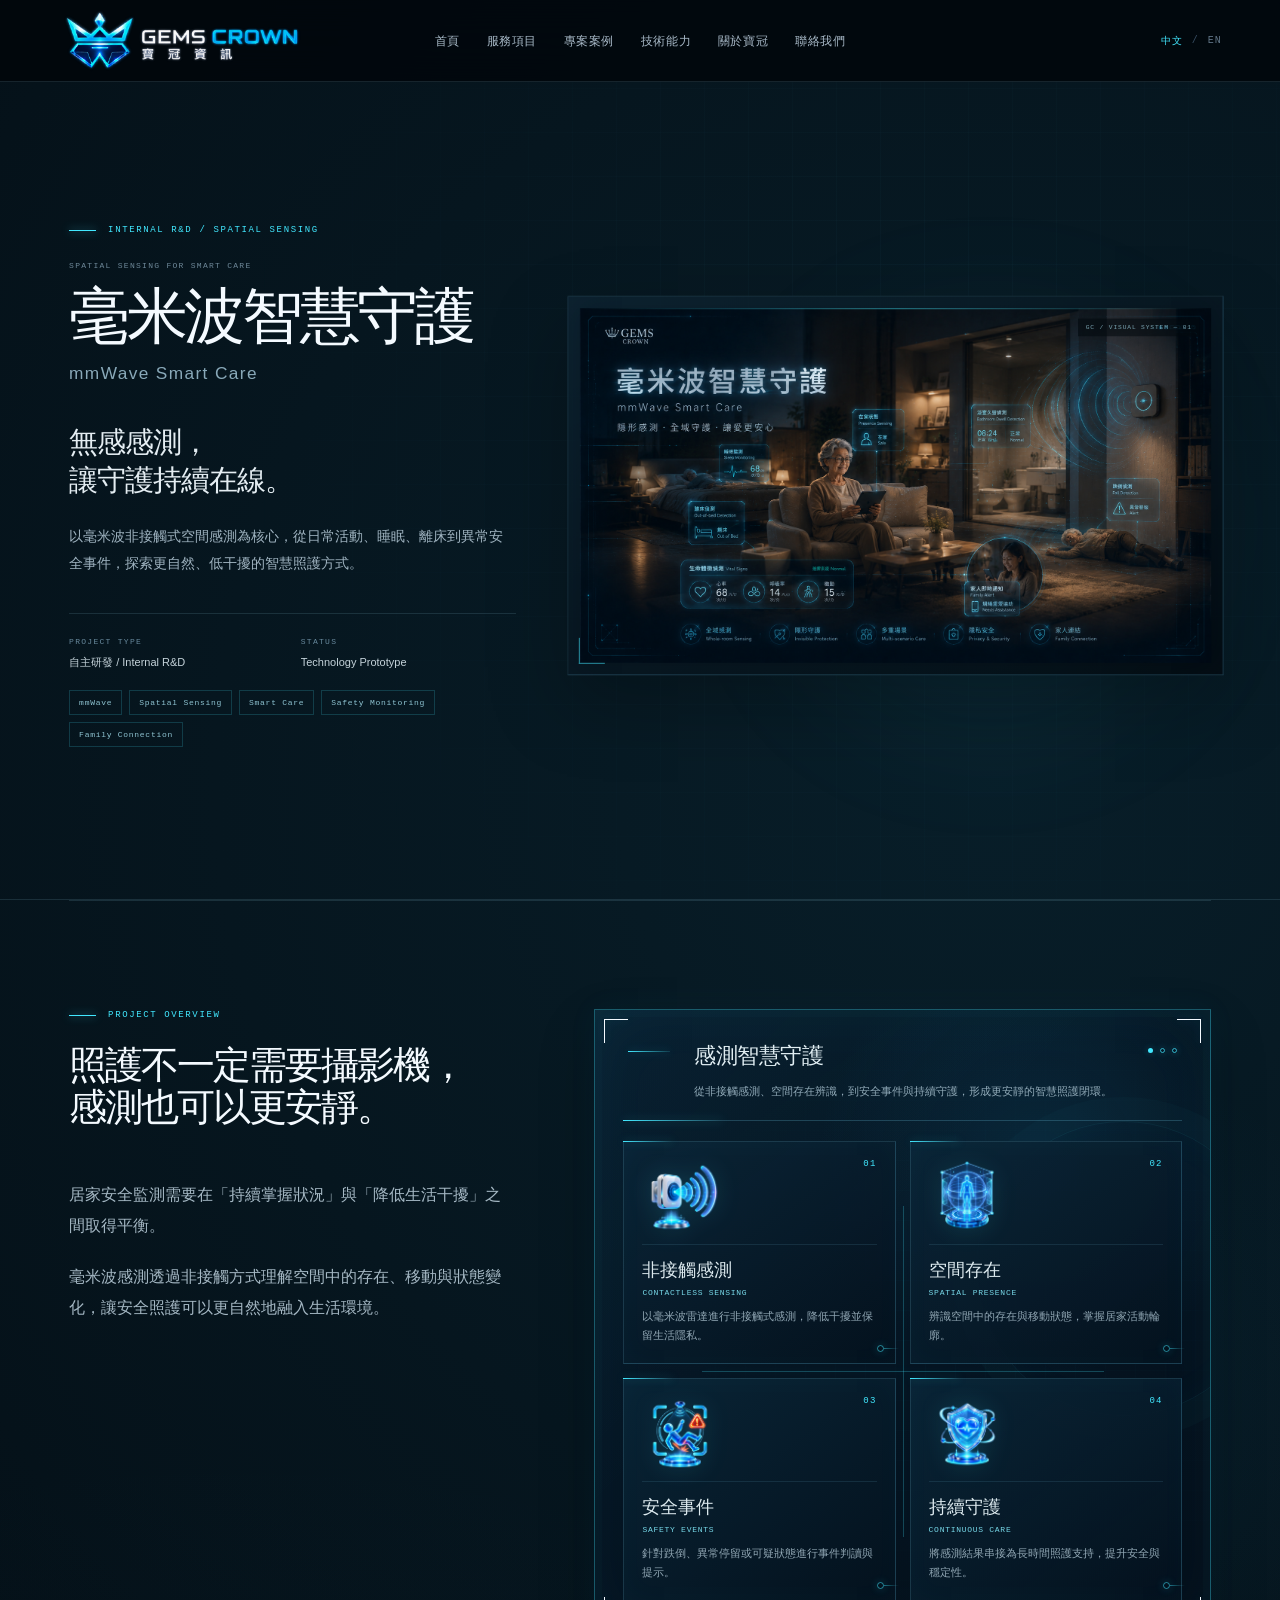
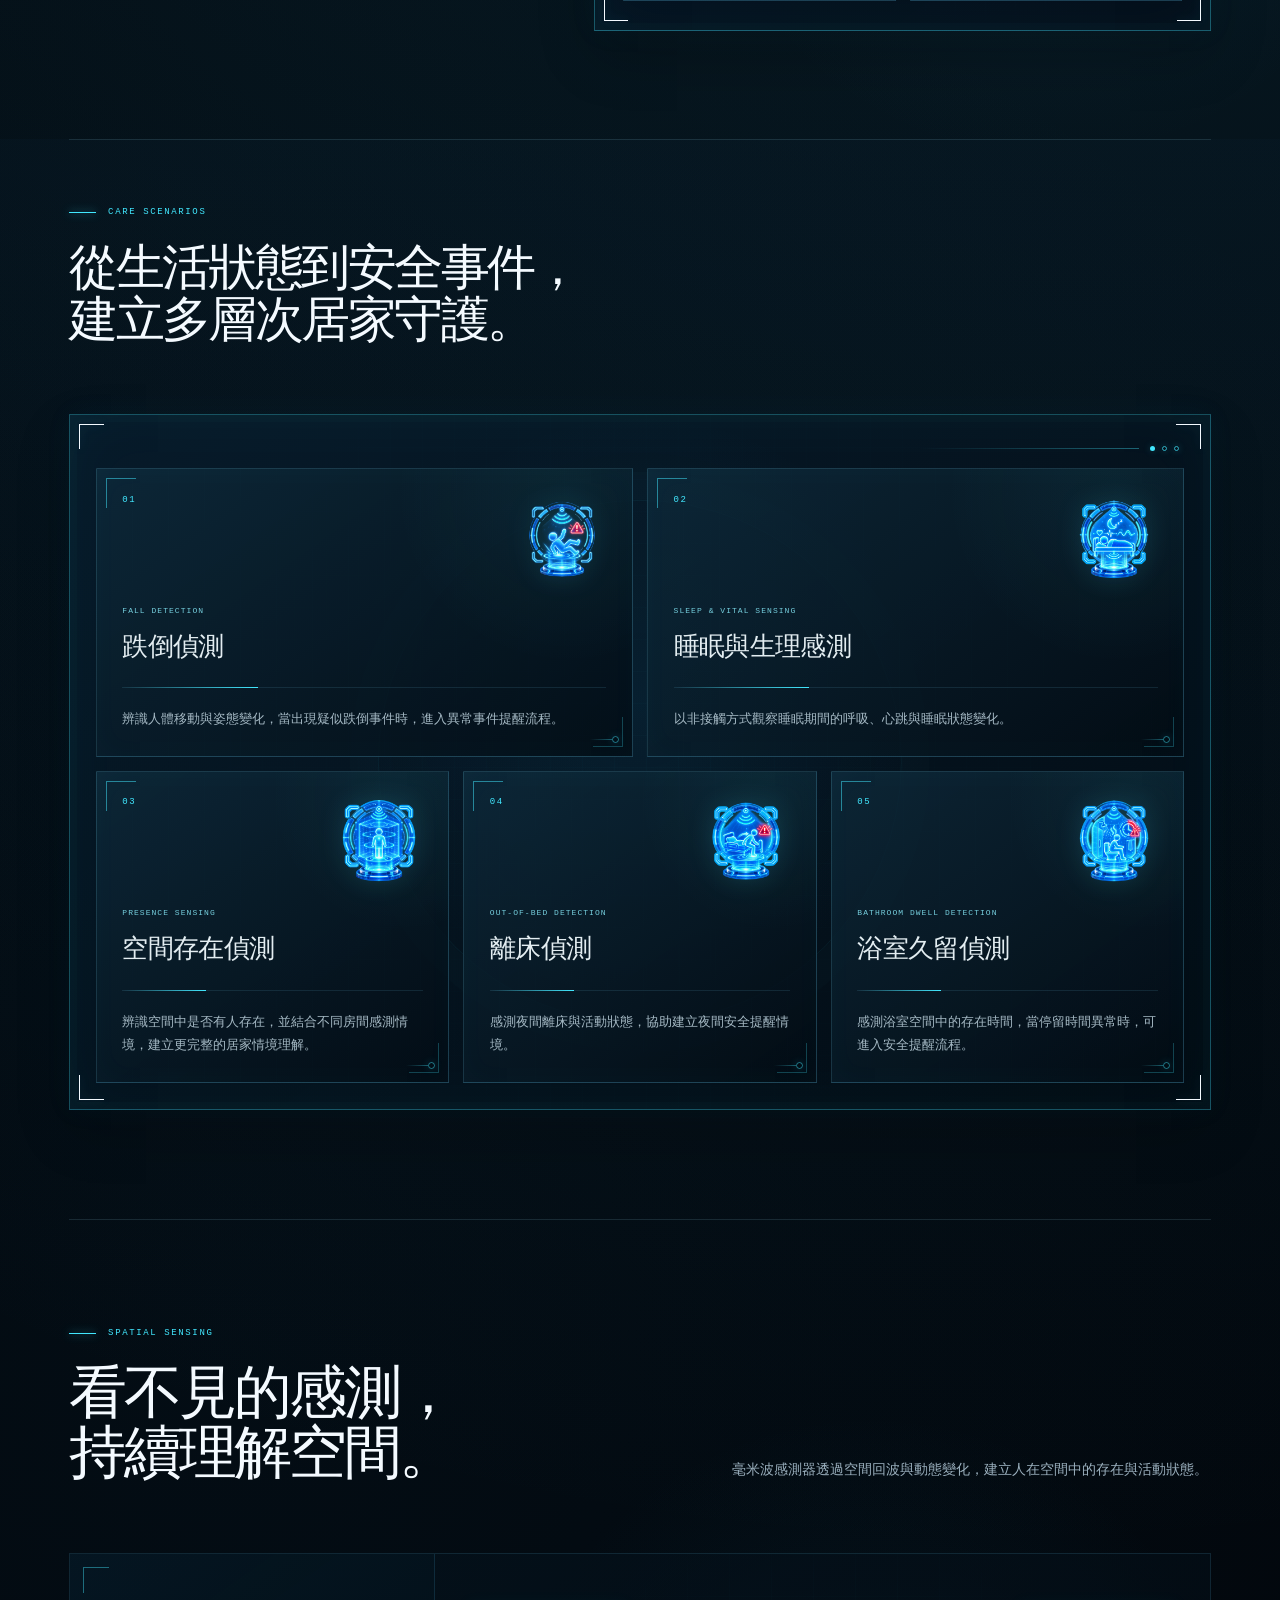
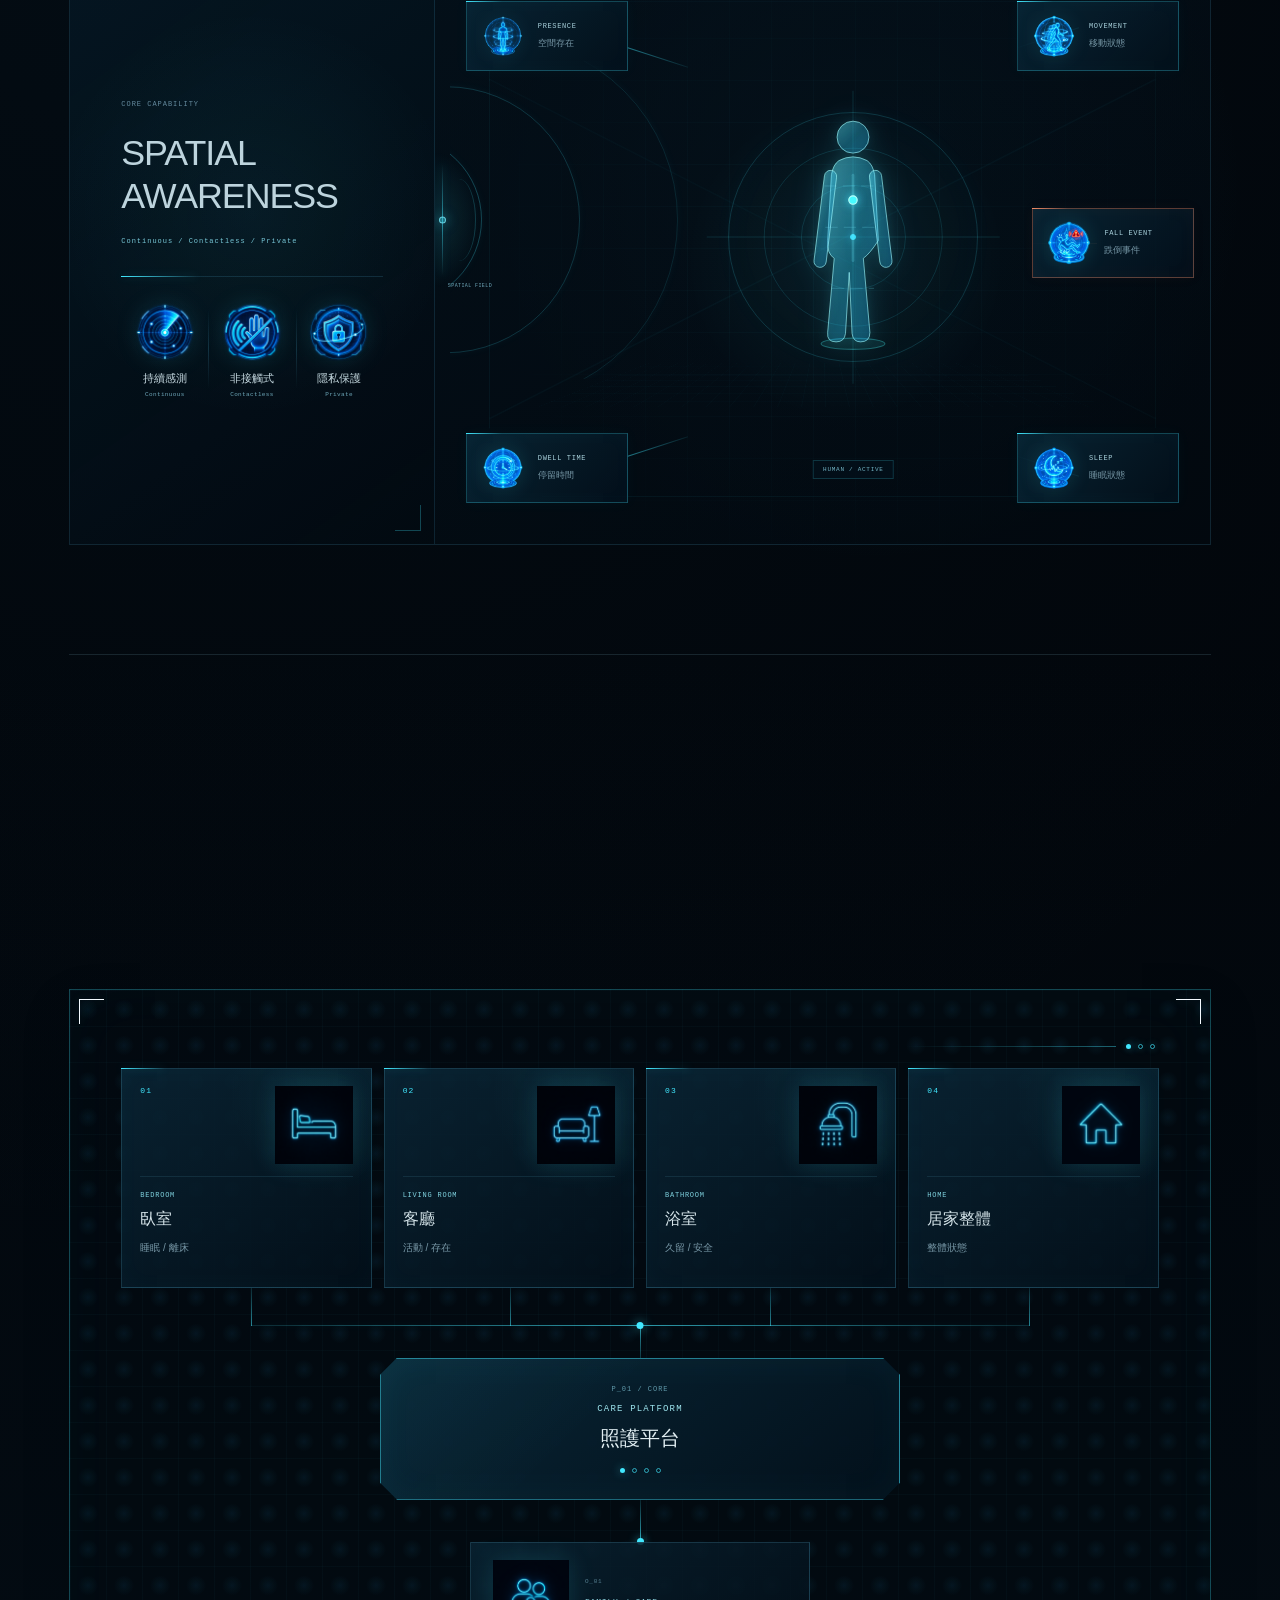
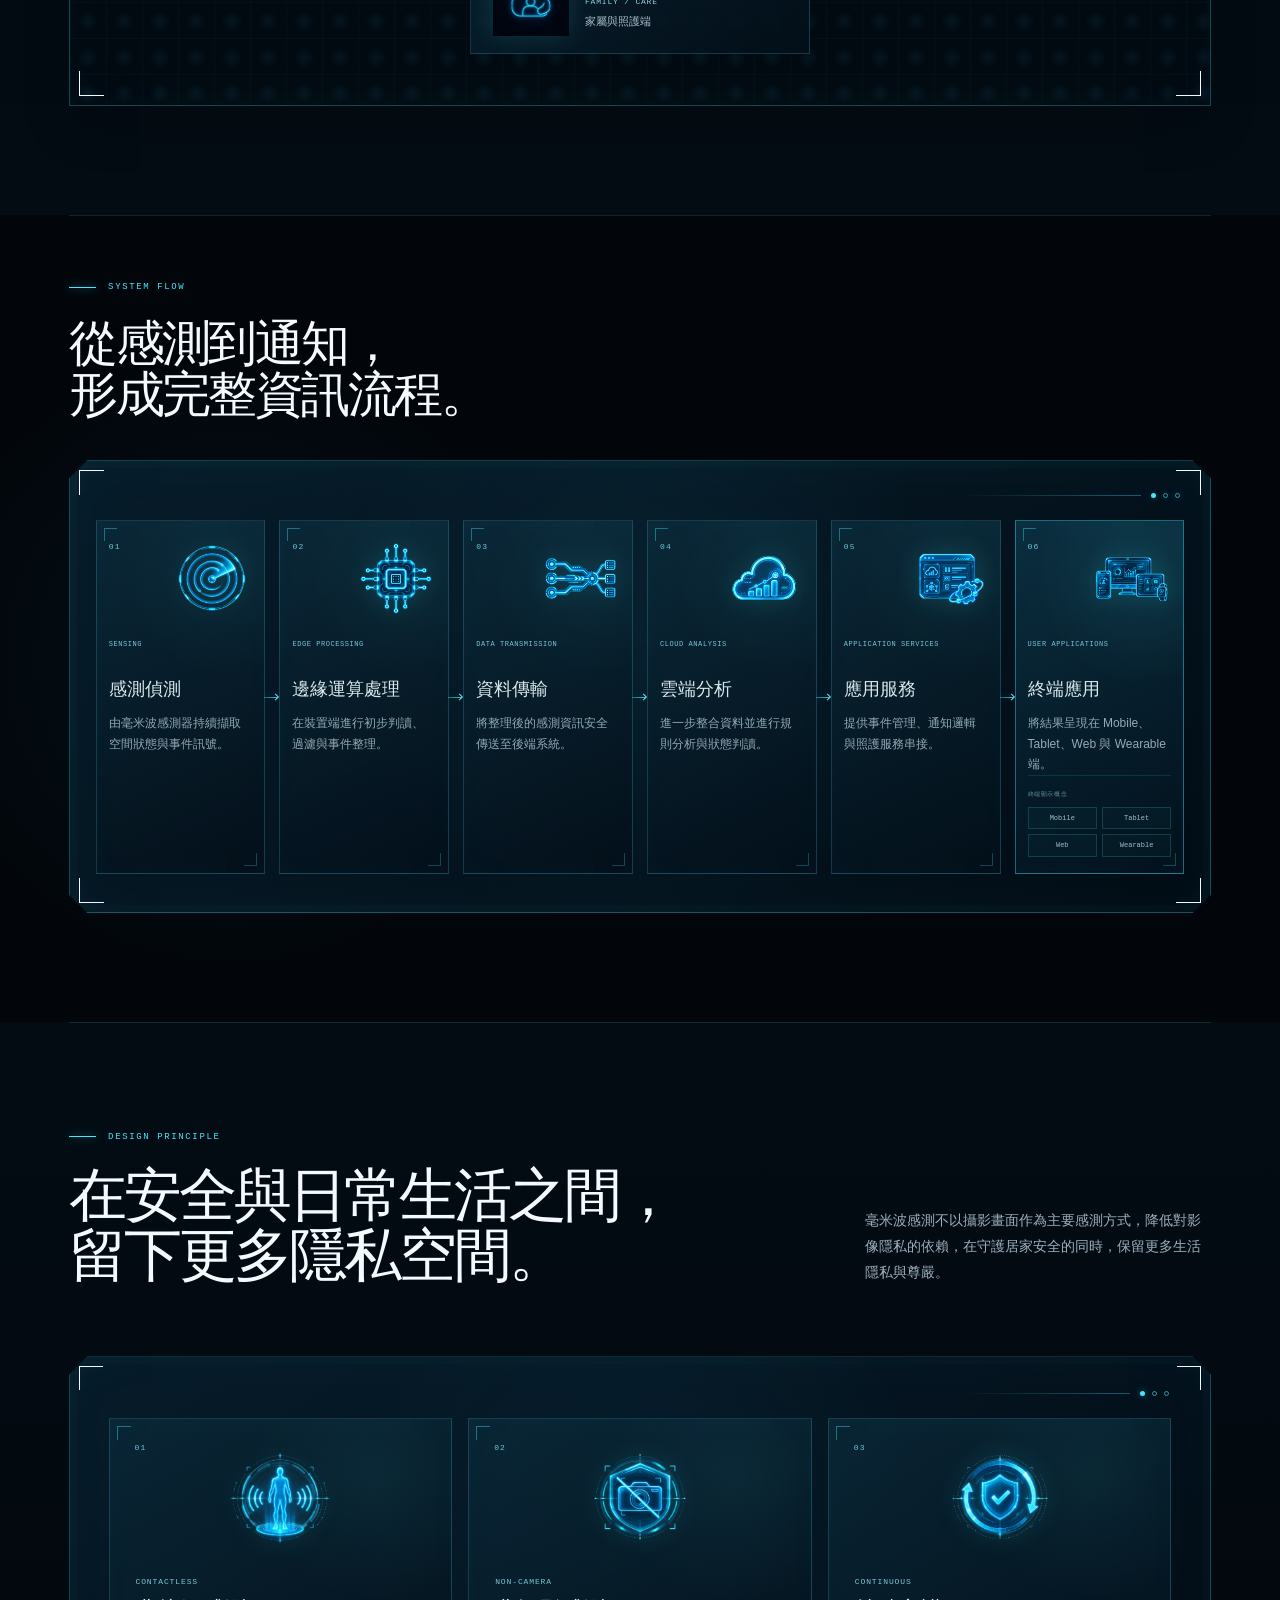
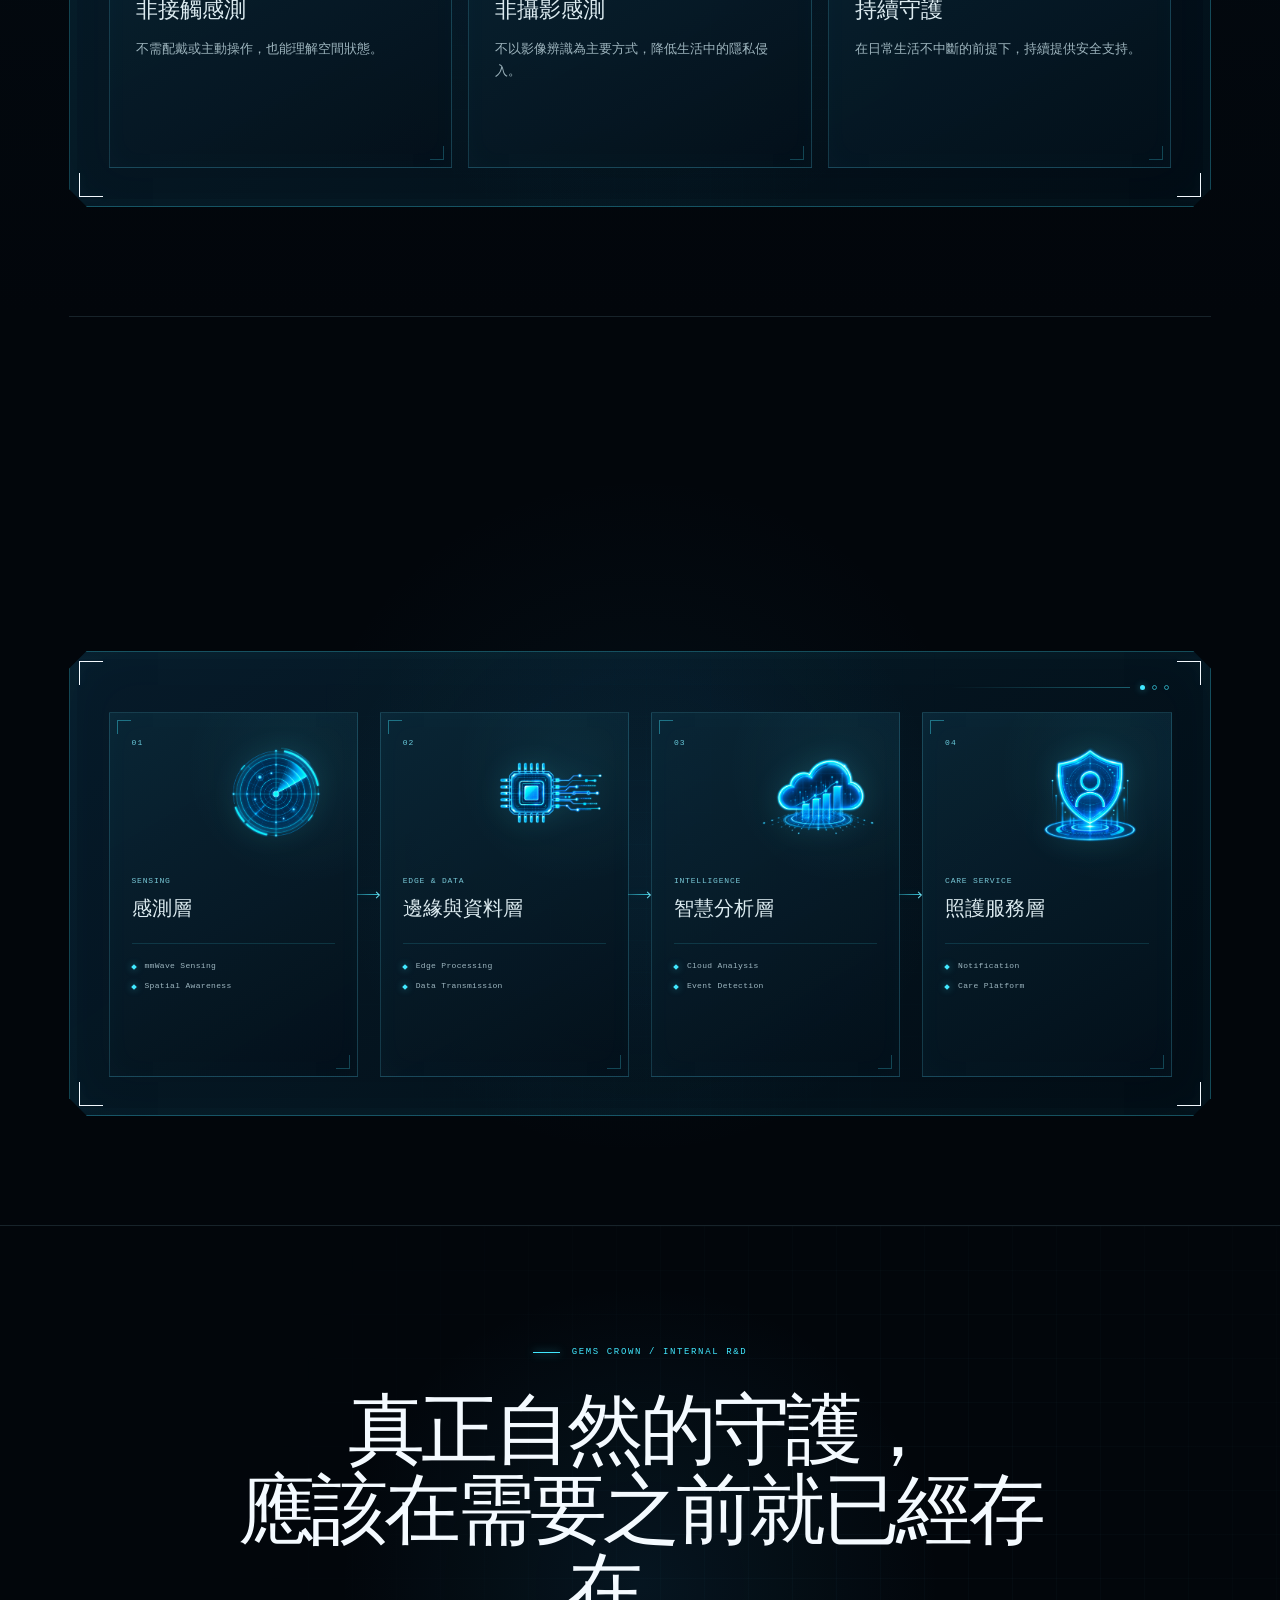
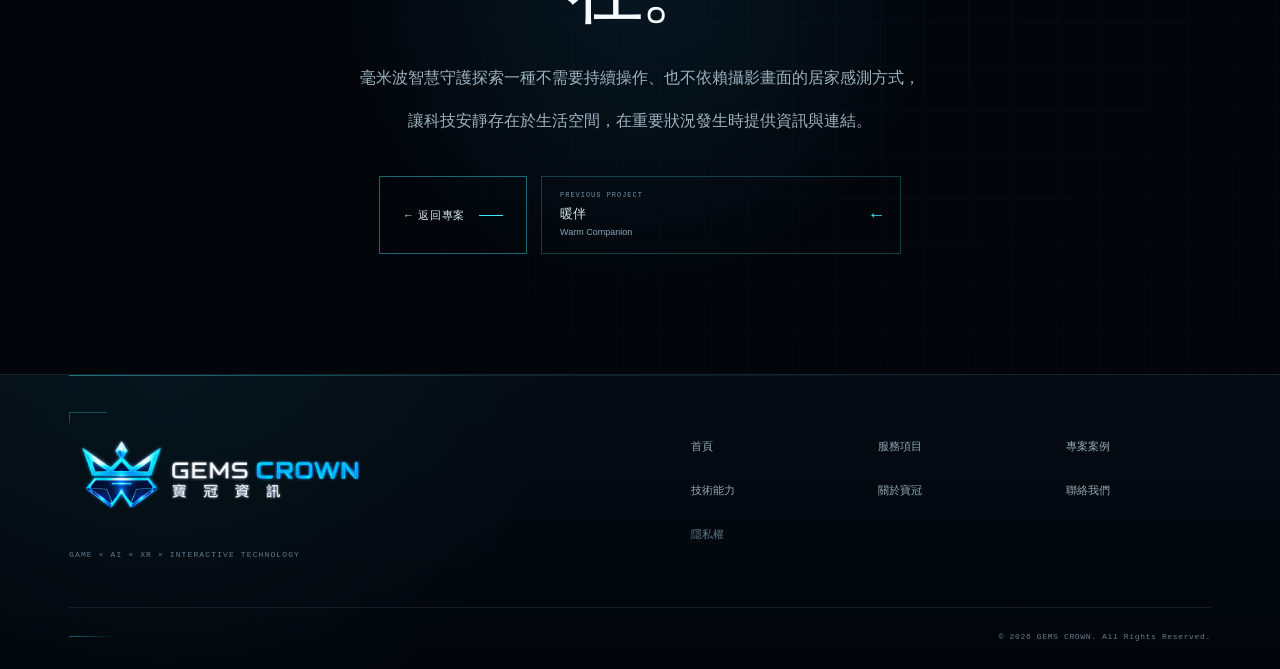
<file: projects/mmwave-smart-care/index.html>
<!DOCTYPE html><html lang="zh-Hant"><head><meta charSet="utf-8"/><meta name="viewport" content="width=device-width, initial-scale=1"/><link rel="preload" as="image" href="/branding/logo-gemscrown-horizontal.png"/><link rel="preload" as="image" href="/branding/logo-gemscrown-compact.png"/><link rel="preload" as="image" href="/projects/mmwave-smart-care/hero.png"/><link rel="stylesheet" href="/_next/static/chunks/2itw12jq97856.css" data-precedence="next"/><link rel="stylesheet" href="/_next/static/chunks/3brun0d7yq_hd.css" data-precedence="next"/><link rel="stylesheet" href="/_next/static/chunks/2_xhv59mo8y5t.css" data-precedence="next"/><link rel="preload" as="script" fetchPriority="low" href="/_next/static/chunks/3s6nzrbk-8mnv.js"/><script src="/_next/static/chunks/19mx3mg6lkumu.js" async=""></script><script src="/_next/static/chunks/4561u0v7ysn3r.js" async=""></script><script src="/_next/static/chunks/1f5ust74o0qp9.js" async=""></script><script src="/_next/static/chunks/turbopack-28mfh38016ipq.js" async=""></script><script src="/_next/static/chunks/3fntmmi971322.js" async="" crossorigin=""></script><script src="/_next/static/chunks/36ndnnbqoen_h.js" async="" crossorigin=""></script><script src="/_next/static/chunks/0zbs41-tpjzeo.js" async="" crossorigin=""></script><title>毫米波智慧守護 mmWave Smart Care｜GEMS CROWN 寶冠資訊</title><meta name="description" content="GEMS CROWN 寶冠資訊毫米波智慧守護自主研發概念，以毫米波非接觸式空間感測，探索跌倒偵測、睡眠與生理感測、離床、空間存在及居家安全應用。"/><meta name="keywords" content="GEMS CROWN,寶冠資訊,Game Development,遊戲開發,AI,AI Application,XR,AR,WebAR,WebXR,Interactive Technology,Digital Experience"/><meta name="robots" content="index, follow"/><link rel="canonical" href="http://localhost:3000/projects/mmwave-smart-care/"/><meta property="og:title" content="毫米波智慧守護 mmWave Smart Care｜GEMS CROWN 寶冠資訊"/><meta property="og:description" content="GEMS CROWN 寶冠資訊毫米波智慧守護自主研發概念，以毫米波非接觸式空間感測，探索跌倒偵測、睡眠與生理感測、離床、空間存在及居家安全應用。"/><meta property="og:url" content="http://localhost:3000/projects/mmwave-smart-care/"/><meta property="og:site_name" content="GEMS CROWN 寶冠資訊"/><meta property="og:locale" content="zh_TW"/><meta property="og:image" content="http://localhost:3000/projects/mmwave-smart-care/hero.png"/><meta property="og:image:width" content="1672"/><meta property="og:image:height" content="941"/><meta property="og:image:alt" content="毫米波智慧守護居家空間感測與安全照護概念展示"/><meta property="og:locale:alternate" content="en_US"/><meta property="og:type" content="website"/><meta name="twitter:card" content="summary_large_image"/><meta name="twitter:title" content="mmWave Smart Care | GEMS CROWN"/><meta name="twitter:description" content="mmWave Smart Care is a GEMS CROWN internal R&amp;D concept exploring contactless spatial sensing for fall detection, sleep and vital sensing, presence awareness, out-of-bed events, and home safety applications."/><meta name="twitter:image" content="http://localhost:3000/projects/mmwave-smart-care/hero.png"/><link rel="icon" href="/icon.png?icon.2sjdhdkb08elo.png" sizes="1536x1024" type="image/png"/><script src="/_next/static/chunks/0cz1d0mv5g_q7.js" noModule=""></script></head><body><div hidden=""><!--$--><!--/$--></div><div class="site-shell project-case-study-module__wwyeua__caseShell project-case-study-module__wwyeua__mmwaveShell"><a class="skip-link" href="#case-main">跳至主要內容</a><header class="site-header"><a class="brand" href="/" aria-label="GEMS CROWN home"><span class="brand-identity brand-identity-header"><span class="brand-logo-frame brand-logo-horizontal header-logo-horizontal"><img alt="GEMS CROWN 寶冠資訊" width="1536" height="1024" decoding="async" data-nimg="1" style="color:transparent" src="/branding/logo-gemscrown-horizontal.png"/></span><span class="brand-logo-frame brand-logo-compact header-logo-compact"><img alt="GEMS CROWN 寶冠資訊" width="1536" height="1024" decoding="async" data-nimg="1" style="color:transparent" src="/branding/logo-gemscrown-compact.png"/></span></span></a><nav class="desktop-nav" aria-label="主要導覽"><a href="/">首頁</a><a href="/#services">服務項目</a><a href="/#projects">專案案例</a><a href="/#technology">技術能力</a><a href="/#about">關於寶冠</a><a href="/#contact">聯絡我們</a></nav><div class="header-actions"><div class="language-switch" aria-label="語言"><button class="active" aria-pressed="true">中文</button><span>/</span><button class="" aria-pressed="false">EN</button></div><button class="menu-button " aria-label="開啟選單" aria-expanded="false" aria-controls="mobile-navigation"><span></span><span></span></button></div><div class="mobile-menu " id="mobile-navigation" aria-hidden="true"><div class="mobile-menu-grid" aria-hidden="true"></div><nav aria-label="主要導覽"><a href="/" tabindex="-1"><span>0<!-- -->1</span>首頁<span class="arrow" aria-hidden="true">→</span></a><a href="/#services" tabindex="-1"><span>0<!-- -->2</span>服務項目<span class="arrow" aria-hidden="true">→</span></a><a href="/#projects" tabindex="-1"><span>0<!-- -->3</span>專案案例<span class="arrow" aria-hidden="true">→</span></a><a href="/#technology" tabindex="-1"><span>0<!-- -->4</span>技術能力<span class="arrow" aria-hidden="true">→</span></a><a href="/#about" tabindex="-1"><span>0<!-- -->5</span>關於寶冠<span class="arrow" aria-hidden="true">→</span></a><a href="/#contact" tabindex="-1"><span>0<!-- -->6</span>聯絡我們<span class="arrow" aria-hidden="true">→</span></a></nav><p>GAME × AI × XR × INTERACTIVE TECHNOLOGY</p></div></header><main id="case-main"><section class="project-case-study-module__wwyeua__hero" id="project-top"><div class="project-case-study-module__wwyeua__heroGrid" aria-hidden="true"></div><div class="project-case-study-module__wwyeua__heroCopy" data-reveal="true"><p class="project-case-study-module__wwyeua__kicker"><span></span>INTERNAL R&amp;D / SPATIAL SENSING</p><p class="project-case-study-module__wwyeua__descriptor">Spatial Sensing for Smart Care</p><h1>毫米波智慧守護<small>mmWave Smart Care</small></h1><p class="project-case-study-module__wwyeua__heroHeadline"><span>無感感測，</span><span>讓守護持續在線。</span></p><p class="project-case-study-module__wwyeua__heroSummary"><span class="project-case-study-module__wwyeua__desktopSummary">以毫米波非接觸式空間感測為核心，從日常活動、睡眠、離床到異常安全事件，探索更自然、低干擾的智慧照護方式。</span><span class="project-case-study-module__wwyeua__mobileSummary">以毫米波非接觸式感測，探索日常活動、睡眠、離床與居家安全事件。</span></p></div><div class="project-case-study-module__wwyeua__heroVisual"><figure class="project-case-study-module__wwyeua__imageFrame" data-reveal="true"><span class="project-case-study-module__wwyeua__imageCoordinates" aria-hidden="true">GC / VISUAL SYSTEM — 01</span><img alt="毫米波智慧守護居家空間感測與安全照護概念展示" width="1672" height="941" decoding="async" data-nimg="1" style="color:transparent" src="/projects/mmwave-smart-care/hero.png"/><span class="project-case-study-module__wwyeua__frameCorner" aria-hidden="true"></span></figure><span class="project-case-study-module__wwyeua__heroWarmGlow" aria-hidden="true"></span></div><div class="project-case-study-module__wwyeua__projectMeta"><dl><div><dt>PROJECT TYPE</dt><dd>自主研發 / Internal R&amp;D</dd></div><div><dt>STATUS</dt><dd>Technology Prototype</dd></div></dl><ul class="project-case-study-module__wwyeua__tags" aria-label="Project technologies"><li>mmWave</li><li>Spatial Sensing</li><li>Smart Care</li><li>Safety Monitoring</li><li>Family Connection</li></ul></div></section><section class="project-case-study-module__wwyeua__section project-case-study-module__wwyeua__overview undefined"><div class="project-case-study-module__wwyeua__sensingOverviewLayout"><div class="project-case-study-module__wwyeua__sensingOverviewCopy"><header class="project-case-study-module__wwyeua__sectionHeader" data-reveal="true"><p class="project-case-study-module__wwyeua__kicker"><span></span>PROJECT OVERVIEW</p><div class="project-case-study-module__wwyeua__sectionHeadingRow"><h2><span>照護不一定需要攝影機，<br/></span><span>感測也可以更安靜。</span></h2></div></header><div class="project-case-study-module__wwyeua__prose" data-reveal="true"><p>居家安全監測需要在「持續掌握狀況」與「降低生活干擾」之間取得平衡。</p><p>毫米波感測透過非接觸方式理解空間中的存在、移動與狀態變化，讓安全照護可以更自然地融入生活環境。</p></div></div><section class="project-case-study-module__wwyeua__sensingOverviewPanel" aria-labelledby="sensing-overview-title" data-reveal="true"><span class="project-case-study-module__wwyeua__sensingPanelCorners" aria-hidden="true"><i></i><i></i><i></i><i></i></span><header class="project-case-study-module__wwyeua__sensingPanelHeader"><div><h3 id="sensing-overview-title">感測智慧守護</h3><p>從非接觸感測、空間存在辨識，到安全事件與持續守護，形成更安靜的智慧照護閉環。</p></div><span class="project-case-study-module__wwyeua__sensingPanelStatus" aria-hidden="true"><i></i><i></i><i></i></span></header><ol class="project-case-study-module__wwyeua__sensingPanelCards"><li><div class="project-case-study-module__wwyeua__sensingCardTop"><img alt="" aria-hidden="true" loading="lazy" width="1254" height="1254" decoding="async" data-nimg="1" style="color:transparent" src="/projects/mmwave-smart-care/sensing/mmwave-contactless-icon.png"/><span>0<!-- -->1</span></div><div class="project-case-study-module__wwyeua__sensingCardCopy"><strong>非接觸感測</strong><small>Contactless Sensing</small><p>以毫米波雷達進行非接觸式感測，降低干擾並保留生活隱私。</p></div><i class="project-case-study-module__wwyeua__sensingCardNode" aria-hidden="true"></i></li><li><div class="project-case-study-module__wwyeua__sensingCardTop"><img alt="" aria-hidden="true" loading="lazy" width="1254" height="1254" decoding="async" data-nimg="1" style="color:transparent" src="/projects/mmwave-smart-care/sensing/mmwave-presence-icon.png"/><span>0<!-- -->2</span></div><div class="project-case-study-module__wwyeua__sensingCardCopy"><strong>空間存在</strong><small>Spatial Presence</small><p>辨識空間中的存在與移動狀態，掌握居家活動輪廓。</p></div><i class="project-case-study-module__wwyeua__sensingCardNode" aria-hidden="true"></i></li><li><div class="project-case-study-module__wwyeua__sensingCardTop"><img alt="" aria-hidden="true" loading="lazy" width="1254" height="1254" decoding="async" data-nimg="1" style="color:transparent" src="/projects/mmwave-smart-care/sensing/mmwave-safety-icon.png"/><span>0<!-- -->3</span></div><div class="project-case-study-module__wwyeua__sensingCardCopy"><strong>安全事件</strong><small>Safety Events</small><p>針對跌倒、異常停留或可疑狀態進行事件判讀與提示。</p></div><i class="project-case-study-module__wwyeua__sensingCardNode" aria-hidden="true"></i></li><li><div class="project-case-study-module__wwyeua__sensingCardTop"><img alt="" aria-hidden="true" loading="lazy" width="1254" height="1254" decoding="async" data-nimg="1" style="color:transparent" src="/projects/mmwave-smart-care/sensing/mmwave-continuous-care-icon.png"/><span>0<!-- -->4</span></div><div class="project-case-study-module__wwyeua__sensingCardCopy"><strong>持續守護</strong><small>Continuous Care</small><p>將感測結果串接為長時間照護支持，提升安全與穩定性。</p></div><i class="project-case-study-module__wwyeua__sensingCardNode" aria-hidden="true"></i></li></ol></section></div></section><section class="project-case-study-module__wwyeua__section mmwave-case-study-module__Xe9aZG__scenarios"><div class="mmwave-case-study-module__Xe9aZG__scenarioTitleWrap"><header class="project-case-study-module__wwyeua__sectionHeader" data-reveal="true"><p class="project-case-study-module__wwyeua__kicker"><span></span>CARE SCENARIOS</p><div class="project-case-study-module__wwyeua__sectionHeadingRow"><h2><span>從生活狀態到安全事件，<br/></span><span>建立多層次<br/></span><span>居家守護。</span></h2></div></header></div><div class="mmwave-case-study-module__Xe9aZG__scenarioPanel" data-reveal="true"><span class="mmwave-case-study-module__Xe9aZG__scenarioPanelCorners" aria-hidden="true"><i></i><i></i><i></i><i></i></span><span class="mmwave-case-study-module__Xe9aZG__scenarioPanelSignal" aria-hidden="true"><i></i><i></i><i></i></span><ol class="mmwave-case-study-module__Xe9aZG__scenarioGrid"><li><div class="mmwave-case-study-module__Xe9aZG__scenarioTop"><span>0<!-- -->1</span><img alt="" aria-hidden="true" loading="lazy" width="1254" height="1254" decoding="async" data-nimg="1" class="mmwave-case-study-module__Xe9aZG__scenarioIcon" style="color:transparent" src="/projects/mmwave-smart-care/scenarios/mmwave-fall-detection-icon.png"/></div><p>FALL DETECTION</p><h3>跌倒偵測</h3><div class="mmwave-case-study-module__Xe9aZG__scenarioRule" aria-hidden="true"><i></i></div><small>辨識人體移動與姿態變化，當出現疑似跌倒事件時，進入異常事件提醒流程。</small><i class="mmwave-case-study-module__Xe9aZG__scenarioNode" aria-hidden="true"></i></li><li><div class="mmwave-case-study-module__Xe9aZG__scenarioTop"><span>0<!-- -->2</span><img alt="" aria-hidden="true" loading="lazy" width="1254" height="1254" decoding="async" data-nimg="1" class="mmwave-case-study-module__Xe9aZG__scenarioIcon" style="color:transparent" src="/projects/mmwave-smart-care/scenarios/mmwave-sleep-vital-icon.png"/></div><p>SLEEP &amp; VITAL SENSING</p><h3>睡眠與生理感測</h3><div class="mmwave-case-study-module__Xe9aZG__scenarioRule" aria-hidden="true"><i></i></div><small>以非接觸方式觀察睡眠期間的呼吸、心跳與睡眠狀態變化。</small><i class="mmwave-case-study-module__Xe9aZG__scenarioNode" aria-hidden="true"></i></li><li><div class="mmwave-case-study-module__Xe9aZG__scenarioTop"><span>0<!-- -->3</span><img alt="" aria-hidden="true" loading="lazy" width="1254" height="1254" decoding="async" data-nimg="1" class="mmwave-case-study-module__Xe9aZG__scenarioIcon" style="color:transparent" src="/projects/mmwave-smart-care/scenarios/mmwave-presence-detection-icon.png"/></div><p>PRESENCE SENSING</p><h3>空間存在偵測</h3><div class="mmwave-case-study-module__Xe9aZG__scenarioRule" aria-hidden="true"><i></i></div><small>辨識空間中是否有人存在，並結合不同房間感測情境，建立更完整的居家情境理解。</small><i class="mmwave-case-study-module__Xe9aZG__scenarioNode" aria-hidden="true"></i></li><li><div class="mmwave-case-study-module__Xe9aZG__scenarioTop"><span>0<!-- -->4</span><img alt="" aria-hidden="true" loading="lazy" width="1254" height="1254" decoding="async" data-nimg="1" class="mmwave-case-study-module__Xe9aZG__scenarioIcon" style="color:transparent" src="/projects/mmwave-smart-care/scenarios/mmwave-bed-exit-icon.png"/></div><p>OUT-OF-BED DETECTION</p><h3>離床偵測</h3><div class="mmwave-case-study-module__Xe9aZG__scenarioRule" aria-hidden="true"><i></i></div><small>感測夜間離床與活動狀態，協助建立夜間安全提醒情境。</small><i class="mmwave-case-study-module__Xe9aZG__scenarioNode" aria-hidden="true"></i></li><li><div class="mmwave-case-study-module__Xe9aZG__scenarioTop"><span>0<!-- -->5</span><img alt="" aria-hidden="true" loading="lazy" width="1254" height="1254" decoding="async" data-nimg="1" class="mmwave-case-study-module__Xe9aZG__scenarioIcon" style="color:transparent" src="/projects/mmwave-smart-care/scenarios/mmwave-bathroom-dwell-icon.png"/></div><p>BATHROOM DWELL DETECTION</p><h3>浴室久留偵測</h3><div class="mmwave-case-study-module__Xe9aZG__scenarioRule" aria-hidden="true"><i></i></div><small>感測浴室空間中的存在時間，當停留時間異常時，可進入安全提醒流程。</small><i class="mmwave-case-study-module__Xe9aZG__scenarioNode" aria-hidden="true"></i></li></ol></div></section><section class="project-case-study-module__wwyeua__section mmwave-case-study-module__Xe9aZG__spatial"><header class="project-case-study-module__wwyeua__sectionHeader" data-reveal="true"><p class="project-case-study-module__wwyeua__kicker"><span></span>SPATIAL SENSING</p><div class="project-case-study-module__wwyeua__sectionHeadingRow"><h2><span>看不見的感測，<br/></span><span>持續理解空間。</span></h2><p>毫米波感測器透過空間回波與動態變化，建立人在空間中的存在與活動狀態。</p></div></header><div class="mmwave-case-study-module__Xe9aZG__radarField" data-reveal="true"><div class="mmwave-case-study-module__Xe9aZG__radarCopy"><p>CORE CAPABILITY</p><strong><span>SPATIAL</span><span>AWARENESS</span></strong><span>Continuous / Contactless / Private</span><ul class="mmwave-case-study-module__Xe9aZG__spatialCapabilities"><li><img alt="" aria-hidden="true" loading="lazy" width="512" height="512" decoding="async" data-nimg="1" style="color:transparent" src="/projects/mmwave-smart-care/spatial/mmwave-continuous-icon.png"/><b>持續感測</b><small>Continuous</small></li><li><img alt="" aria-hidden="true" loading="lazy" width="512" height="512" decoding="async" data-nimg="1" style="color:transparent" src="/projects/mmwave-smart-care/spatial/mmwave-contactless-summary-icon.png"/><b>非接觸式</b><small>Contactless</small></li><li><img alt="" aria-hidden="true" loading="lazy" width="512" height="512" decoding="async" data-nimg="1" style="color:transparent" src="/projects/mmwave-smart-care/spatial/mmwave-private-icon.png"/><b>隱私保護</b><small>Private</small></li></ul></div><div class="mmwave-case-study-module__Xe9aZG__radarVisual"><div class="mmwave-case-study-module__Xe9aZG__radarGrid" aria-hidden="true"></div><div class="mmwave-case-study-module__Xe9aZG__roomFrame" aria-hidden="true"><i></i><i></i><i></i><i></i></div><div class="mmwave-case-study-module__Xe9aZG__spatialCore" aria-hidden="true"><div class="mmwave-case-study-module__Xe9aZG__wallSensingSource"><i></i><span>SPATIAL FIELD</span></div><div class="mmwave-case-study-module__Xe9aZG__sensorWaves"><i></i><i></i><i></i></div><div class="mmwave-case-study-module__Xe9aZG__humanRings"><i></i><i></i><i></i></div><svg class="mmwave-case-study-module__Xe9aZG__humanFigure" viewBox="0 0 120 260" role="presentation"><defs><linearGradient id="mmwave-human-fill" x1="0" y1="0" x2="1" y2="1"><stop offset="0" stop-color="#65e5f5" stop-opacity=".42"></stop><stop offset=".52" stop-color="#24a9d2" stop-opacity=".28"></stop><stop offset="1" stop-color="#167aa8" stop-opacity=".4"></stop></linearGradient></defs><ellipse class="mmwave-case-study-module__Xe9aZG__humanGround" cx="60" cy="249" rx="34" ry="6"></ellipse><g class="mmwave-case-study-module__Xe9aZG__humanPictogram" fill="url(#mmwave-human-fill)"><circle cx="60" cy="29" r="17"></circle><path d="M45 54 Q60 46 75 54 Q81 58 83 69 L87 139 Q78 153 71 158 L78 237 Q78 247 68 247 Q60 247 59 238 L56 173 L52 238 Q51 247 42 247 Q32 247 33 237 L40 158 Q32 153 33 139 L37 69 Q39 58 45 54 Z"></path><rect x="24" y="64" width="13" height="104" rx="6.5" transform="rotate(7 30.5 116)"></rect><rect x="83" y="64" width="13" height="104" rx="6.5" transform="rotate(-7 89.5 116)"></rect></g><rect class="mmwave-case-study-module__Xe9aZG__humanCoreLine" x="58.5" y="68" width="3" height="94" rx="1.5"></rect><circle class="mmwave-case-study-module__Xe9aZG__humanCorePoint" cx="60" cy="96" r="4.5"></circle><g class="mmwave-case-study-module__Xe9aZG__humanScanLines"><path d="M30 81 H90"></path><path d="M31 125 H89"></path><path d="M38 190 H82"></path></g></svg><span class="mmwave-case-study-module__Xe9aZG__humanStatus">HUMAN / ACTIVE</span></div><ul class="mmwave-case-study-module__Xe9aZG__radarNodes"><li class="mmwave-case-study-module__Xe9aZG__radarNode mmwave-case-study-module__Xe9aZG__radarNode1 "><img alt="" aria-hidden="true" loading="lazy" width="1254" height="1254" decoding="async" data-nimg="1" style="color:transparent" src="/projects/mmwave-smart-care/spatial/mmwave-presence-icon.png"/><span><b>PRESENCE</b><small>空間存在</small></span></li><li class="mmwave-case-study-module__Xe9aZG__radarNode mmwave-case-study-module__Xe9aZG__radarNode2 "><img alt="" aria-hidden="true" loading="lazy" width="1254" height="1254" decoding="async" data-nimg="1" style="color:transparent" src="/projects/mmwave-smart-care/spatial/mmwave-movement-icon.png"/><span><b>MOVEMENT</b><small>移動狀態</small></span></li><li class="mmwave-case-study-module__Xe9aZG__radarNode mmwave-case-study-module__Xe9aZG__radarNode3 mmwave-case-study-module__Xe9aZG__radarNodeAlert"><img alt="" aria-hidden="true" loading="lazy" width="1254" height="1254" decoding="async" data-nimg="1" style="color:transparent" src="/projects/mmwave-smart-care/spatial/mmwave-fall-event-icon.png"/><span><b>FALL EVENT</b><small>跌倒事件</small></span></li><li class="mmwave-case-study-module__Xe9aZG__radarNode mmwave-case-study-module__Xe9aZG__radarNode4 "><img alt="" aria-hidden="true" loading="lazy" width="1254" height="1254" decoding="async" data-nimg="1" style="color:transparent" src="/projects/mmwave-smart-care/spatial/mmwave-dwell-time-icon.png"/><span><b>DWELL TIME</b><small>停留時間</small></span></li><li class="mmwave-case-study-module__Xe9aZG__radarNode mmwave-case-study-module__Xe9aZG__radarNode5 "><img alt="" aria-hidden="true" loading="lazy" width="1254" height="1254" decoding="async" data-nimg="1" style="color:transparent" src="/projects/mmwave-smart-care/spatial/mmwave-sleep-icon.png"/><span><b>SLEEP</b><small>睡眠狀態</small></span></li></ul></div></div></section><section class="project-case-study-module__wwyeua__section mmwave-case-study-module__Xe9aZG__multiScenario"><header class="project-case-study-module__wwyeua__sectionHeader" data-reveal="true"><p class="project-case-study-module__wwyeua__kicker"><span></span>MULTI-SCENARIO CARE</p><div class="project-case-study-module__wwyeua__sectionHeadingRow"><h2><span>不同空間，<br/></span><span>同一套守護邏輯。</span></h2><p>從單一感測器延伸到多個生活場景，事件與狀態可以進一步整合至照護平台，協助家屬或照護端掌握需要關注的狀況。</p></div></header><div class="mmwave-case-study-module__Xe9aZG__spaceNetwork" data-reveal="true"><span class="mmwave-case-study-module__Xe9aZG__networkCorners" aria-hidden="true"><i></i><i></i><i></i><i></i></span><span class="mmwave-case-study-module__Xe9aZG__networkStatus" aria-hidden="true"><i></i><i></i><i></i></span><ul class="mmwave-case-study-module__Xe9aZG__spaceNodes"><li><div class="mmwave-case-study-module__Xe9aZG__spaceNodeTop"><span>0<!-- -->1</span><img alt="" aria-hidden="true" loading="lazy" width="1254" height="1254" decoding="async" data-nimg="1" style="color:transparent" src="/projects/mmwave-smart-care/network/network-bedroom-icon.png"/></div><b>BEDROOM</b><strong>臥室</strong><small>睡眠 / 離床</small></li><li><div class="mmwave-case-study-module__Xe9aZG__spaceNodeTop"><span>0<!-- -->2</span><img alt="" aria-hidden="true" loading="lazy" width="1254" height="1254" decoding="async" data-nimg="1" style="color:transparent" src="/projects/mmwave-smart-care/network/network-living-room-icon.png"/></div><b>LIVING ROOM</b><strong>客廳</strong><small>活動 / 存在</small></li><li><div class="mmwave-case-study-module__Xe9aZG__spaceNodeTop"><span>0<!-- -->3</span><img alt="" aria-hidden="true" loading="lazy" width="1254" height="1254" decoding="async" data-nimg="1" style="color:transparent" src="/projects/mmwave-smart-care/network/network-bathroom-icon.png"/></div><b>BATHROOM</b><strong>浴室</strong><small>久留 / 安全</small></li><li><div class="mmwave-case-study-module__Xe9aZG__spaceNodeTop"><span>0<!-- -->4</span><img alt="" aria-hidden="true" loading="lazy" width="1254" height="1254" decoding="async" data-nimg="1" style="color:transparent" src="/projects/mmwave-smart-care/network/network-home-icon.png"/></div><b>HOME</b><strong>居家整體</strong><small>整體狀態</small></li></ul><div class="mmwave-case-study-module__Xe9aZG__spaceMerge" aria-hidden="true"><i></i><i></i><i></i><i></i><span></span></div><div class="mmwave-case-study-module__Xe9aZG__platformNode"><span>P_01 / CORE</span><b>CARE PLATFORM</b><strong>照護平台</strong><div class="mmwave-case-study-module__Xe9aZG__platformData" aria-hidden="true"><i></i><i></i><i></i><i></i></div></div><div class="mmwave-case-study-module__Xe9aZG__networkLink" aria-hidden="true"><i></i></div><div class="mmwave-case-study-module__Xe9aZG__outcomeNode"><img alt="" aria-hidden="true" loading="lazy" width="1254" height="1254" decoding="async" data-nimg="1" style="color:transparent" src="/projects/mmwave-smart-care/network/network-family-care-icon.png"/><div><span>O_01</span><b>FAMILY / CARE</b><small>家屬與照護端</small></div></div></div></section><section class="project-case-study-module__wwyeua__section mmwave-case-study-module__Xe9aZG__systemFlow"><header class="project-case-study-module__wwyeua__sectionHeader" data-reveal="true"><p class="project-case-study-module__wwyeua__kicker"><span></span>SYSTEM FLOW</p><div class="project-case-study-module__wwyeua__sectionHeadingRow"><h2><span>從感測到通知，<br/></span><span>形成完整資訊流程。</span></h2></div></header><div class="mmwave-case-study-module__Xe9aZG__flowPanel" data-reveal="true"><span class="mmwave-case-study-module__Xe9aZG__flowPanelCorners" aria-hidden="true"><i></i><i></i><i></i><i></i></span><span class="mmwave-case-study-module__Xe9aZG__flowPanelStatus" aria-hidden="true"><i></i><i></i><i></i></span><ol class="mmwave-case-study-module__Xe9aZG__flowSteps"><li class="mmwave-case-study-module__Xe9aZG__flowCard"><span class="mmwave-case-study-module__Xe9aZG__flowCardCorners" aria-hidden="true"><i></i><i></i></span><div class="mmwave-case-study-module__Xe9aZG__flowCardTop"><span class="mmwave-case-study-module__Xe9aZG__flowNumber">0<!-- -->1</span><img alt="" aria-hidden="true" loading="lazy" width="1254" height="1254" decoding="async" data-nimg="1" class="mmwave-case-study-module__Xe9aZG__flowIcon" style="color:transparent" src="/projects/mmwave-smart-care/flow/flow-sensing-icon.png"/></div><div class="mmwave-case-study-module__Xe9aZG__flowCopy"><b>SENSING</b><h3>感測偵測</h3><p>由毫米波感測器持續擷取空間狀態與事件訊號。</p></div><i class="mmwave-case-study-module__Xe9aZG__flowConnector" aria-hidden="true"></i></li><li class="mmwave-case-study-module__Xe9aZG__flowCard"><span class="mmwave-case-study-module__Xe9aZG__flowCardCorners" aria-hidden="true"><i></i><i></i></span><div class="mmwave-case-study-module__Xe9aZG__flowCardTop"><span class="mmwave-case-study-module__Xe9aZG__flowNumber">0<!-- -->2</span><img alt="" aria-hidden="true" loading="lazy" width="1254" height="1254" decoding="async" data-nimg="1" class="mmwave-case-study-module__Xe9aZG__flowIcon" style="color:transparent" src="/projects/mmwave-smart-care/flow/flow-edge-processing-icon.png"/></div><div class="mmwave-case-study-module__Xe9aZG__flowCopy"><b>EDGE PROCESSING</b><h3>邊緣運算處理</h3><p>在裝置端進行初步判讀、過濾與事件整理。</p></div><i class="mmwave-case-study-module__Xe9aZG__flowConnector" aria-hidden="true"></i></li><li class="mmwave-case-study-module__Xe9aZG__flowCard"><span class="mmwave-case-study-module__Xe9aZG__flowCardCorners" aria-hidden="true"><i></i><i></i></span><div class="mmwave-case-study-module__Xe9aZG__flowCardTop"><span class="mmwave-case-study-module__Xe9aZG__flowNumber">0<!-- -->3</span><img alt="" aria-hidden="true" loading="lazy" width="1254" height="1254" decoding="async" data-nimg="1" class="mmwave-case-study-module__Xe9aZG__flowIcon" style="color:transparent" src="/projects/mmwave-smart-care/flow/flow-data-transmission-icon.png"/></div><div class="mmwave-case-study-module__Xe9aZG__flowCopy"><b>DATA TRANSMISSION</b><h3>資料傳輸</h3><p>將整理後的感測資訊安全傳送至後端系統。</p></div><i class="mmwave-case-study-module__Xe9aZG__flowConnector" aria-hidden="true"></i></li><li class="mmwave-case-study-module__Xe9aZG__flowCard"><span class="mmwave-case-study-module__Xe9aZG__flowCardCorners" aria-hidden="true"><i></i><i></i></span><div class="mmwave-case-study-module__Xe9aZG__flowCardTop"><span class="mmwave-case-study-module__Xe9aZG__flowNumber">0<!-- -->4</span><img alt="" aria-hidden="true" loading="lazy" width="1254" height="1254" decoding="async" data-nimg="1" class="mmwave-case-study-module__Xe9aZG__flowIcon" style="color:transparent" src="/projects/mmwave-smart-care/flow/flow-cloud-analysis-icon.png"/></div><div class="mmwave-case-study-module__Xe9aZG__flowCopy"><b>CLOUD ANALYSIS</b><h3>雲端分析</h3><p>進一步整合資料並進行規則分析與狀態判讀。</p></div><i class="mmwave-case-study-module__Xe9aZG__flowConnector" aria-hidden="true"></i></li><li class="mmwave-case-study-module__Xe9aZG__flowCard"><span class="mmwave-case-study-module__Xe9aZG__flowCardCorners" aria-hidden="true"><i></i><i></i></span><div class="mmwave-case-study-module__Xe9aZG__flowCardTop"><span class="mmwave-case-study-module__Xe9aZG__flowNumber">0<!-- -->5</span><img alt="" aria-hidden="true" loading="lazy" width="1254" height="1254" decoding="async" data-nimg="1" class="mmwave-case-study-module__Xe9aZG__flowIcon" style="color:transparent" src="/projects/mmwave-smart-care/flow/flow-application-services-icon.png"/></div><div class="mmwave-case-study-module__Xe9aZG__flowCopy"><b>APPLICATION SERVICES</b><h3>應用服務</h3><p>提供事件管理、通知邏輯與照護服務串接。</p></div><i class="mmwave-case-study-module__Xe9aZG__flowConnector" aria-hidden="true"></i></li><li class="mmwave-case-study-module__Xe9aZG__flowCard"><span class="mmwave-case-study-module__Xe9aZG__flowCardCorners" aria-hidden="true"><i></i><i></i></span><div class="mmwave-case-study-module__Xe9aZG__flowCardTop"><span class="mmwave-case-study-module__Xe9aZG__flowNumber">0<!-- -->6</span><img alt="" aria-hidden="true" loading="lazy" width="1254" height="1254" decoding="async" data-nimg="1" class="mmwave-case-study-module__Xe9aZG__flowIcon" style="color:transparent" src="/projects/mmwave-smart-care/flow/flow-user-applications-icon.png"/></div><div class="mmwave-case-study-module__Xe9aZG__flowCopy"><b>USER APPLICATIONS</b><h3>終端應用</h3><p>將結果呈現在 Mobile、Tablet、Web 與 Wearable 端。</p><div class="mmwave-case-study-module__Xe9aZG__flowOutputs"><span>終端顯示概念</span><ul><li>Mobile</li><li>Tablet</li><li>Web</li><li>Wearable</li></ul></div></div></li></ol></div></section><section class="project-case-study-module__wwyeua__section mmwave-case-study-module__Xe9aZG__principles"><header class="project-case-study-module__wwyeua__sectionHeader" data-reveal="true"><p class="project-case-study-module__wwyeua__kicker"><span></span>DESIGN PRINCIPLE</p><div class="project-case-study-module__wwyeua__sectionHeadingRow mmwave-case-study-module__Xe9aZG__principleHeadingRow"><h2 class="mmwave-case-study-module__Xe9aZG__principleTitle"><span class="mmwave-case-study-module__Xe9aZG__principleDesktopTitle"><span>在安全與日常生活之間，</span><span>留下更多隱私空間。</span></span><span class="mmwave-case-study-module__Xe9aZG__principleMobileTitle"><span>在安全與日常生活</span><span>之間，留下更多</span><span>隱私空間。</span></span></h2><p>毫米波感測不以攝影畫面作為主要感測方式，降低對影像隱私的依賴，在守護居家安全的同時，保留更多生活隱私與尊嚴。</p></div></header><div class="mmwave-case-study-module__Xe9aZG__principlePanel" data-reveal="true"><span class="mmwave-case-study-module__Xe9aZG__principlePanelCorners" aria-hidden="true"><i></i><i></i><i></i><i></i></span><span class="mmwave-case-study-module__Xe9aZG__principlePanelStatus" aria-hidden="true"><i></i><i></i><i></i></span><ul class="mmwave-case-study-module__Xe9aZG__principleGrid"><li><span class="mmwave-case-study-module__Xe9aZG__principleCardCorners" aria-hidden="true"><i></i><i></i></span><span class="mmwave-case-study-module__Xe9aZG__principleNumber">0<!-- -->1</span><img alt="" aria-hidden="true" loading="lazy" width="1254" height="1254" decoding="async" data-nimg="1" class="mmwave-case-study-module__Xe9aZG__principleIcon" style="color:transparent" src="/projects/mmwave-smart-care/principles/principle-contactless-icon.png"/><div class="mmwave-case-study-module__Xe9aZG__principleCopy"><b>CONTACTLESS</b><h3>非接觸感測</h3><p>不需配戴或主動操作，也能理解空間狀態。</p></div></li><li><span class="mmwave-case-study-module__Xe9aZG__principleCardCorners" aria-hidden="true"><i></i><i></i></span><span class="mmwave-case-study-module__Xe9aZG__principleNumber">0<!-- -->2</span><img alt="" aria-hidden="true" loading="lazy" width="1254" height="1254" decoding="async" data-nimg="1" class="mmwave-case-study-module__Xe9aZG__principleIcon" style="color:transparent" src="/projects/mmwave-smart-care/principles/principle-non-camera-icon.png"/><div class="mmwave-case-study-module__Xe9aZG__principleCopy"><b>NON-CAMERA</b><h3>非攝影感測</h3><p>不以影像辨識為主要方式，降低生活中的隱私侵入。</p></div></li><li><span class="mmwave-case-study-module__Xe9aZG__principleCardCorners" aria-hidden="true"><i></i><i></i></span><span class="mmwave-case-study-module__Xe9aZG__principleNumber">0<!-- -->3</span><img alt="" aria-hidden="true" loading="lazy" width="1254" height="1254" decoding="async" data-nimg="1" class="mmwave-case-study-module__Xe9aZG__principleIcon" style="color:transparent" src="/projects/mmwave-smart-care/principles/principle-continuous-care-icon.png"/><div class="mmwave-case-study-module__Xe9aZG__principleCopy"><b>CONTINUOUS</b><h3>持續守護</h3><p>在日常生活不中斷的前提下，持續提供安全支持。</p></div></li></ul></div></section><section class="project-case-study-module__wwyeua__section mmwave-case-study-module__Xe9aZG__technology"><header class="project-case-study-module__wwyeua__sectionHeader" data-reveal="true"><p class="project-case-study-module__wwyeua__kicker"><span></span>TECHNOLOGY</p><div class="project-case-study-module__wwyeua__sectionHeadingRow"><h2><span>感測、運算與服務，<br/></span><span>串成完整守護鏈。</span></h2><p>從空間感測、邊緣運算與資料傳輸，到智慧分析與照護服務，將各技術層串成完整的智慧守護鏈。</p></div></header><div class="mmwave-case-study-module__Xe9aZG__technologyPanel" data-reveal="true"><span class="mmwave-case-study-module__Xe9aZG__technologyPanelCorners" aria-hidden="true"><i></i><i></i><i></i><i></i></span><span class="mmwave-case-study-module__Xe9aZG__technologyPanelStatus" aria-hidden="true"><i></i><i></i><i></i></span><ol class="mmwave-case-study-module__Xe9aZG__technologyChain"><li class="mmwave-case-study-module__Xe9aZG__technologyCard"><span class="mmwave-case-study-module__Xe9aZG__technologyCardCorners" aria-hidden="true"><i></i><i></i></span><div class="mmwave-case-study-module__Xe9aZG__technologyCardTop"><span class="mmwave-case-study-module__Xe9aZG__technologyNumber">0<!-- -->1</span><img alt="" aria-hidden="true" loading="lazy" width="1254" height="1254" decoding="async" data-nimg="1" class="mmwave-case-study-module__Xe9aZG__technologyIcon" style="color:transparent" src="/projects/mmwave-smart-care/technology/tech-sensing-icon.png"/></div><div class="mmwave-case-study-module__Xe9aZG__technologyCopy"><b>SENSING</b><h3>感測層</h3><ul class="mmwave-case-study-module__Xe9aZG__technologyItems"><li>mmWave Sensing</li><li>Spatial Awareness</li></ul></div><i class="mmwave-case-study-module__Xe9aZG__technologyConnector" aria-hidden="true"></i></li><li class="mmwave-case-study-module__Xe9aZG__technologyCard"><span class="mmwave-case-study-module__Xe9aZG__technologyCardCorners" aria-hidden="true"><i></i><i></i></span><div class="mmwave-case-study-module__Xe9aZG__technologyCardTop"><span class="mmwave-case-study-module__Xe9aZG__technologyNumber">0<!-- -->2</span><img alt="" aria-hidden="true" loading="lazy" width="1254" height="1254" decoding="async" data-nimg="1" class="mmwave-case-study-module__Xe9aZG__technologyIcon" style="color:transparent" src="/projects/mmwave-smart-care/technology/tech-edge-data-icon.png"/></div><div class="mmwave-case-study-module__Xe9aZG__technologyCopy"><b>EDGE &amp; DATA</b><h3>邊緣與資料層</h3><ul class="mmwave-case-study-module__Xe9aZG__technologyItems"><li>Edge Processing</li><li>Data Transmission</li></ul></div><i class="mmwave-case-study-module__Xe9aZG__technologyConnector" aria-hidden="true"></i></li><li class="mmwave-case-study-module__Xe9aZG__technologyCard"><span class="mmwave-case-study-module__Xe9aZG__technologyCardCorners" aria-hidden="true"><i></i><i></i></span><div class="mmwave-case-study-module__Xe9aZG__technologyCardTop"><span class="mmwave-case-study-module__Xe9aZG__technologyNumber">0<!-- -->3</span><img alt="" aria-hidden="true" loading="lazy" width="1254" height="1254" decoding="async" data-nimg="1" class="mmwave-case-study-module__Xe9aZG__technologyIcon" style="color:transparent" src="/projects/mmwave-smart-care/technology/tech-cloud-analysis-icon.png"/></div><div class="mmwave-case-study-module__Xe9aZG__technologyCopy"><b>INTELLIGENCE</b><h3>智慧分析層</h3><ul class="mmwave-case-study-module__Xe9aZG__technologyItems"><li>Cloud Analysis</li><li>Event Detection</li></ul></div><i class="mmwave-case-study-module__Xe9aZG__technologyConnector" aria-hidden="true"></i></li><li class="mmwave-case-study-module__Xe9aZG__technologyCard"><span class="mmwave-case-study-module__Xe9aZG__technologyCardCorners" aria-hidden="true"><i></i><i></i></span><div class="mmwave-case-study-module__Xe9aZG__technologyCardTop"><span class="mmwave-case-study-module__Xe9aZG__technologyNumber">0<!-- -->4</span><img alt="" aria-hidden="true" loading="lazy" width="1254" height="1254" decoding="async" data-nimg="1" class="mmwave-case-study-module__Xe9aZG__technologyIcon" style="color:transparent" src="/projects/mmwave-smart-care/technology/tech-care-service-icon.png"/></div><div class="mmwave-case-study-module__Xe9aZG__technologyCopy"><b>CARE SERVICE</b><h3>照護服務層</h3><ul class="mmwave-case-study-module__Xe9aZG__technologyItems"><li>Notification</li><li>Care Platform</li></ul></div></li></ol></div></section><section class="project-case-study-module__wwyeua__ending"><div class="project-case-study-module__wwyeua__endingGrid" aria-hidden="true"></div><div data-reveal="true"><p class="project-case-study-module__wwyeua__kicker"><span></span>GEMS CROWN / INTERNAL R&amp;D</p><h2><span>真正自然的守護，</span><span>應該在需要之前就已經存在。</span></h2><div class="project-case-study-module__wwyeua__endingBody"><p>毫米波智慧守護探索一種不需要持續操作、也不依賴攝影畫面的居家感測方式，</p><p>讓科技安靜存在於生活空間，在重要狀況發生時提供資訊與連結。</p></div><div class="project-case-study-module__wwyeua__endingLinks"><a class="project-case-study-module__wwyeua__backLink" href="/#projects">← 返回專案<i aria-hidden="true"></i></a><nav class="project-case-study-module__wwyeua__projectNavigation " aria-label="上一個專案：暖伴"><a class="project-case-study-module__wwyeua__projectNavigationLink project-case-study-module__wwyeua__previous" href="/projects/warm-companion/"><small>PREVIOUS PROJECT</small><strong>暖伴</strong><span>Warm Companion</span><i aria-hidden="true">←</i></a></nav></div></div></section></main><footer class="site-footer"><div class="footer-brand"><a class="brand" href="/"><span class="brand-identity brand-identity-footer"><span class="brand-logo-frame brand-logo-horizontal"><img alt="GEMS CROWN 寶冠資訊" loading="lazy" width="1536" height="1024" decoding="async" data-nimg="1" style="color:transparent" src="/branding/logo-gemscrown-horizontal.png"/></span></span></a><p>Game × AI × XR × Interactive Technology</p></div><nav class="footer-nav" aria-label="頁尾導覽"><a href="/">首頁</a><a href="/#services">服務項目</a><a href="/#projects">專案案例</a><a href="/#technology">技術能力</a><a href="/#about">關於寶冠</a><a href="/#contact">聯絡我們</a><span class="footer-privacy" aria-disabled="true">隱私權</span></nav><div class="footer-bottom"><p>© <!-- -->2026<!-- --> GEMS CROWN. <!-- -->All Rights Reserved.</p></div></footer></div><!--$--><!--/$--><script src="/_next/static/chunks/3s6nzrbk-8mnv.js" id="_R_" async=""></script><script>(self.__next_f=self.__next_f||[]).push([0])</script><script>self.__next_f.push([1,"1:\"$Sreact.fragment\"\n2:I[39756,[\"/_next/static/chunks/3fntmmi971322.js\"],\"default\"]\n3:I[37457,[\"/_next/static/chunks/3fntmmi971322.js\"],\"default\"]\n4:I[92998,[\"/_next/static/chunks/3fntmmi971322.js\",\"/_next/static/chunks/36ndnnbqoen_h.js\",\"/_next/static/chunks/0zbs41-tpjzeo.js\"],\"default\"]\nc:I[68027,[\"/_next/static/chunks/3fntmmi971322.js\"],\"default\",1]\n:HL[\"/_next/static/chunks/2itw12jq97856.css\",\"style\"]\n:HL[\"/_next/static/chunks/3brun0d7yq_hd.css\",\"style\"]\n:HL[\"/_next/static/chunks/2_xhv59mo8y5t.css\",\"style\"]\na:X\n0:{\"P\":null,\"c\":[\"\",\"projects\",\"mmwave-smart-care\",\"\"],\"q\":\"\",\"i\":false,\"f\":[[[\"\",{\"children\":[\"projects\",{\"children\":[\"mmwave-smart-care\",{\"children\":[\"__PAGE__\",{},\"$undefined\",\"$undefined\",4608]},\"$undefined\",\"$undefined\",4608]},\"$undefined\",\"$undefined\",4608]},\"$undefined\",\"$undefined\",4624],[[\"$\",\"$1\",\"c\",{\"children\":[[[\"$\",\"link\",\"0\",{\"rel\":\"stylesheet\",\"href\":\"/_next/static/chunks/2itw12jq97856.css\",\"precedence\":\"next\",\"crossOrigin\":\"$undefined\",\"nonce\":\"$undefined\"}],[\"$\",\"script\",\"script-0\",{\"src\":\"/_next/static/chunks/3fntmmi971322.js\",\"async\":true,\"nonce\":\"$undefined\"}]],[\"$\",\"html\",null,{\"lang\":\"zh-Hant\",\"children\":[\"$\",\"body\",null,{\"children\":[\"$\",\"$L2\",null,{\"parallelRouterKey\":\"children\",\"error\":\"$undefined\",\"errorStyles\":\"$undefined\",\"errorScripts\":\"$undefined\",\"template\":[\"$\",\"$L3\",null,{}],\"templateStyles\":\"$undefined\",\"templateScripts\":\"$undefined\",\"notFound\":[[[\"$\",\"title\",null,{\"children\":\"404: This page could not be found.\"}],[\"$\",\"div\",null,{\"style\":{\"fontFamily\":\"system-ui,\\\"Segoe UI\\\",Roboto,Helvetica,Arial,sans-serif,\\\"Apple Color Emoji\\\",\\\"Segoe UI Emoji\\\"\",\"height\":\"100vh\",\"textAlign\":\"center\",\"display\":\"flex\",\"flexDirection\":\"column\",\"alignItems\":\"center\",\"justifyContent\":\"center\"},\"children\":[\"$\",\"div\",null,{\"children\":[[\"$\",\"style\",null,{\"dangerouslySetInnerHTML\":{\"__html\":\"body{color:#000;background:#fff;margin:0}.next-error-h1{border-right:1px solid rgba(0,0,0,.3)}@media (prefers-color-scheme:dark){body{color:#fff;background:#000}.next-error-h1{border-right:1px solid rgba(255,255,255,.3)}}\"}}],[\"$\",\"h1\",null,{\"className\":\"next-error-h1\",\"style\":{\"display\":\"inline-block\",\"margin\":\"0 20px 0 0\",\"padding\":\"0 23px 0 0\",\"fontSize\":24,\"fontWeight\":500,\"verticalAlign\":\"top\",\"lineHeight\":\"49px\"},\"children\":404}],[\"$\",\"div\",null,{\"style\":{\"display\":\"inline-block\"},\"children\":[\"$\",\"h2\",null,{\"style\":{\"fontSize\":14,\"fontWeight\":400,\"lineHeight\":\"49px\",\"margin\":0},\"children\":\"This page could not be found.\"}]}]]}]}]],[]],\"forbidden\":\"$undefined\",\"unauthorized\":\"$undefined\"}]}]}]]}],{\"children\":[[\"$\",\"$1\",\"c\",{\"children\":[null,[\"$\",\"$L2\",null,{\"parallelRouterKey\":\"children\",\"error\":\"$undefined\",\"errorStyles\":\"$undefined\",\"errorScripts\":\"$undefined\",\"template\":[\"$\",\"$L3\",null,{}],\"templateStyles\":\"$undefined\",\"templateScripts\":\"$undefined\",\"notFound\":\"$undefined\",\"forbidden\":\"$undefined\",\"unauthorized\":\"$undefined\"}]]}],{\"children\":[[\"$\",\"$1\",\"c\",{\"children\":[null,[\"$\",\"$L2\",null,{\"parallelRouterKey\":\"children\",\"error\":\"$undefined\",\"errorStyles\":\"$undefined\",\"errorScripts\":\"$undefined\",\"template\":[\"$\",\"$L3\",null,{}],\"templateStyles\":\"$undefined\",\"templateScripts\":\"$undefined\",\"notFound\":\"$undefined\",\"forbidden\":\"$undefined\",\"unauthorized\":\"$undefined\"}]]}],{\"children\":[[\"$\",\"$1\",\"c\",{\"children\":[[\"$\",\"$L4\",null,{\"project\":{\"slug\":\"mmwave-smart-care\",\"href\":\"/projects/mmwave-smart-care\",\"descriptor\":\"Spatial Sensing for Smart Care\",\"tags\":[\"mmWave\",\"Spatial Sensing\",\"Smart Care\",\"Safety Monitoring\",\"Family Connection\"],\"images\":{\"hero\":\"/projects/mmwave-smart-care/hero.png\"},\"overviewIcons\":[\"/projects/mmwave-smart-care/sensing/mmwave-contactless-icon.png\",\"/projects/mmwave-smart-care/sensing/mmwave-presence-icon.png\",\"/projects/mmwave-smart-care/sensing/mmwave-safety-icon.png\",\"/projects/mmwave-smart-care/sensing/mmwave-continuous-care-icon.png\"],\"scenarioIcons\":[\"/projects/mmwave-smart-care/scenarios/mmwave-fall-detection-icon.png\",\"/projects/mmwave-smart-care/scenarios/mmwave-sleep-vital-icon.png\",\"/projects/mmwave-smart-care/scenarios/mmwave-presence-detection-icon.png\",\"/projects/mmwave-smart-care/scenarios/mmwave-bed-exit-icon.png\",\"/projects/mmwave-smart-care/scenarios/mmwave-bathroom-dwell-icon.png\"],\"spatialIcons\":[\"/projects/mmwave-smart-care/spatial/mmwave-continuous-icon.png\",\"/projects/mmwave-smart-care/spatial/mmwave-contactless-summary-icon.png\",\"/projects/mmwave-smart-care/spatial/mmwave-private-icon.png\"],\"spatialNodeIcons\":[\"/projects/mmwave-smart-care/spatial/mmwave-presence-icon.png\",\"/projects/mmwave-smart-care/spatial/mmwave-movement-icon.png\",\"/projects/mmwave-smart-care/spatial/mmwave-fall-event-icon.png\",\"/projects/mmwave-smart-care/spatial/mmwave-dwell-time-icon.png\",\"/projects/mmwave-smart-care/spatial/mmwave-sleep-icon.png\"],\"networkIcons\":[\"/projects/mmwave-smart-care/network/network-bedroom-icon.png\",\"/projects/mmwave-smart-care/network/network-living-room-icon.png\",\"/projects/mmwave-smart-care/network/network-bathroom-icon.png\",\"/projects/mmwave-smart-care/network/network-home-icon.png\",\"/projects/mmwave-smart-care/network/network-family-care-icon.png\"],\"flowIcons\":[\"/projects/mmwave-smart-care/flow/flow-sensing-icon.png\",\"/projects/mmwave-smart-care/flow/flow-edge-processing-icon.png\",\"/projects/mmwave-smart-care/flow/flow-data-transmission-icon.png\",\"/projects/mmwave-smart-care/flow/flow-cloud-analysis-icon.png\",\"/projects/mmwave-smart-care/flow/flow-application-services-icon.png\",\"/projects/mmwave-smart-care/flow/flow-user-applications-icon.png\"],\"principleIcons\":[\"/projects/mmwave-smart-care/principles/principle-contactless-icon.png\",\"/projects/mmwave-smart-care/principles/principle-non-camera-icon.png\",\"/projects/mmwave-smart-care/principles/principle-continuous-care-icon.png\"],\"technologyIcons\":[\"/projects/mmwave-smart-care/technology/tech-sensing-icon.png\",\"/projects/mmwave-smart-care/technology/tech-edge-data-icon.png\",\"/projects/mmwave-smart-care/technology/tech-cloud-analysis-icon.png\",\"/projects/mmwave-smart-care/technology/tech-care-service-icon.png\"],\"seo\":{\"zh-TW\":{\"title\":\"毫米波智慧守護 mmWave Smart Care｜GEMS CROWN 寶冠資訊\",\"description\":\"GEMS CROWN 寶冠資訊毫米波智慧守護自主研發概念，以毫米波非接觸式空間感測，探索跌倒偵測、睡眠與生理感測、離床、空間存在及居家安全應用。\"},\"en\":{\"title\":\"mmWave Smart Care | GEMS CROWN\",\"description\":\"mmWave Smart Care is a GEMS CROWN internal R\u0026D concept exploring contactless spatial sensing for fall detection, sleep and vital sensing, presence awareness, out-of-bed events, and home safety applications.\"}},\"content\":{\"zh-TW\":{\"hero\":{\"label\":\"INTERNAL R\u0026D / SPATIAL SENSING\",\"title\":\"毫米波智慧守護\",\"secondaryTitle\":\"mmWave Smart Care\",\"headline\":[\"無感感測，\",\"讓守護持續在線。\"],\"summary\":\"以毫米波非接觸式空間感測為核心，從日常活動、睡眠、離床到異常安全事件，探索更自然、低干擾的智慧照護方式。\",\"mobileSummary\":\"以毫米波非接觸式感測，探索日常活動、睡眠、離床與居家安全事件。\",\"typeLabel\":\"PROJECT TYPE\",\"typeValue\":\"自主研發 / Internal R\u0026D\",\"statusLabel\":\"STATUS\",\"statusValue\":\"Technology Prototype\"},\"overview\":{\"label\":\"PROJECT OVERVIEW\",\"title\":[\"照護不一定需要攝影機，\",\"感測也可以更安靜。\"],\"paragraphs\":[\"居家安全監測需要在「持續掌握狀況」與「降低生活干擾」之間取得平衡。\",\"毫米波感測透過非接觸方式理解空間中的存在、移動與狀態變化，讓安全照護可以更自然地融入生活環境。\"],\"panel\":{\"title\":\"感測智慧守護\",\"description\":\"從非接觸感測、空間存在辨識，到安全事件與持續守護，形成更安靜的智慧照護閉環。\"},\"nodes\":[{\"code\":\"CONTACTLESS\",\"title\":\"非接觸感測\",\"subtitle\":\"Contactless Sensing\",\"description\":\"以毫米波雷達進行非接觸式感測，降低干擾並保留生活隱私。\"},{\"code\":\"PRESENCE\",\"title\":\"空間存在\",\"subtitle\":\"Spatial Presence\",\"description\":\"辨識空間中的存在與移動狀態，掌握居家活動輪廓。\"},{\"code\":\"SAFETY\",\"title\":\"安全事件\",\"subtitle\":\"Safety Events\",\"description\":\"針對跌倒、異常停留或可疑狀態進行事件判讀與提示。\"},{\"code\":\"CONTINUITY\",\"title\":\"持續守護\",\"subtitle\":\"Continuous Care\",\"description\":\"將感測結果串接為長時間照護支持，提升安全與穩定性。\"}]},\"careScenarios\":{\"label\":\"CARE SCENARIOS\",\"title\":[\"從生活狀態到安全事件，\",\"建立多層次\",\"居家守護。\"],\"items\":[{\"code\":\"FALL DETECTION\",\"title\":\"跌倒偵測\",\"description\":\"辨識人體移動與姿態變化，當出現疑似跌倒事件時，進入異常事件提醒流程。\"},{\"code\":\"SLEEP \u0026 VITAL SENSING\",\"title\":\"睡眠與生理感測\",\"description\":\"以非接觸方式觀察睡眠期間的呼吸、心跳與睡眠狀態變化。\"},{\"code\":\"PRESENCE SENSING\",\"title\":\"空間存在偵測\",\"description\":\"辨識空間中是否有人存在，並結合不同房間感測情境，建立更完整的居家情境理解。\"},{\"code\":\"OUT-OF-BED DETECTION\",\"title\":\"離床偵測\",\"description\":\"感測夜間離床與活動狀態，協助建立夜間安全提醒情境。\"},{\"code\":\"BATHROOM DWELL DETECTION\",\"title\":\"浴室久留偵測\",\"description\":\"感測浴室空間中的存在時間，當停留時間異常時，可進入安全提醒流程。\"}]},\"spatialSensing\":{\"label\":\"SPATIAL SENSING\",\"title\":[\"看不見的感測，\",\"持續理解空間。\"],\"description\":\"毫米波感測器透過空間回波與動態變化，建立人在空間中的存在與活動狀態。\",\"core\":{\"label\":\"CORE CAPABILITY\",\"title\":[\"SPATIAL\",\"AWARENESS\"],\"subtitle\":\"Continuous / Contactless / Private\",\"capabilities\":[{\"title\":\"持續感測\",\"subtitle\":\"Continuous\"},{\"title\":\"非接觸式\",\"subtitle\":\"Contactless\"},{\"title\":\"隱私保護\",\"subtitle\":\"Private\"}]},\"nodes\":[{\"code\":\"PRESENCE\",\"label\":\"空間存在\"},{\"code\":\"MOVEMENT\",\"label\":\"移動狀態\"},{\"code\":\"FALL EVENT\",\"label\":\"跌倒事件\"},{\"code\":\"DWELL TIME\",\"label\":\"停留時間\"},{\"code\":\"SLEEP\",\"label\":\"睡眠狀態\"}]},\"multiScenario\":{\"label\":\"MULTI-SCENARIO CARE\",\"title\":[\"不同空間，\",\"同一套守護邏輯。\"],\"description\":\"從單一感測器延伸到多個生活場景，事件與狀態可以進一步整合至照護平台，協助家屬或照護端掌握需要關注的狀況。\",\"spaces\":[{\"code\":\"BEDROOM\",\"label\":\"臥室\",\"feature\":\"睡眠 / 離床\"},{\"code\":\"LIVING ROOM\",\"label\":\"客廳\",\"feature\":\"活動 / 存在\"},{\"code\":\"BATHROOM\",\"label\":\"浴室\",\"feature\":\"久留 / 安全\"},{\"code\":\"HOME\",\"label\":\"居家整體\",\"feature\":\"整體狀態\"}],\"platform\":{\"code\":\"CARE PLATFORM\",\"label\":\"照護平台\"},\"outcome\":{\"code\":\"FAMILY / CARE\",\"label\":\"家屬與照護端\"}},\"systemFlow\":{\"label\":\"SYSTEM FLOW\",\"title\":[\"從感測到通知，\",\"形成完整資訊流程。\"],\"steps\":[{\"code\":\"SENSING\",\"title\":\"感測偵測\",\"description\":\"由毫米波感測器持續擷取空間狀態與事件訊號。\"},{\"code\":\"EDGE PROCESSING\",\"title\":\"邊緣運算處理\",\"description\":\"在裝置端進行初步判讀、過濾與事件整理。\"},{\"code\":\"DATA TRANSMISSION\",\"title\":\"資料傳輸\",\"description\":\"將整理後的感測資訊安全傳送至後端系統。\"},{\"code\":\"CLOUD ANALYSIS\",\"title\":\"雲端分析\",\"description\":\"進一步整合資料並進行規則分析與狀態判讀。\"},{\"code\":\"APPLICATION SERVICES\",\"title\":\"應用服務\",\"description\":\"提供事件管理、通知邏輯與照護服務串接。\"},{\"code\":\"USER APPLICATIONS\",\"title\":\"終端應用\",\"description\":\"將結果呈現在 Mobile、Tablet、Web 與 Wearable 端。\"}],\"devicesLabel\":\"終端顯示概念\",\"devices\":[\"Mobile\",\"Tablet\",\"Web\",\"Wearable\"]},\"principles\":{\"label\":\"DESIGN PRINCIPLE\",\"title\":[\"在安全與日常生活之間，\",\"留下更多隱私空間。\"],\"mobileTitle\":[\"在安全與日常生活\",\"之間，留下更多\",\"隱私空間。\"],\"description\":\"毫米波感測不以攝影畫面作為主要感測方式，降低對影像隱私的依賴，在守護居家安全的同時，保留更多生活隱私與尊嚴。\",\"items\":[{\"code\":\"CONTACTLESS\",\"title\":\"非接觸感測\",\"description\":\"不需配戴或主動操作，也能理解空間狀態。\"},{\"code\":\"NON-CAMERA\",\"title\":\"非攝影感測\",\"description\":\"不以影像辨識為主要方式，降低生活中的隱私侵入。\"},{\"code\":\"CONTINUOUS\",\"title\":\"持續守護\",\"description\":\"在日常生活不中斷的前提下，持續提供安全支持。\"}]},\"technology\":{\"label\":\"TECHNOLOGY\",\"title\":[\"感測、運算與服務，\",\"串成完整守護鏈。\"],\"description\":\"從空間感測、邊緣運算與資料傳輸，到智慧分析與照護服務，將各技術層串成完整的智慧守護鏈。\",\"stages\":[{\"code\":\"SENSING\",\"title\":\"感測層\",\"items\":[\"mmWave Sensing\",\"Spatial Awareness\"]},{\"code\":\"EDGE \u0026 DATA\",\"title\":\"邊緣與資料層\",\"items\":[\"Edge Processing\",\"Data Transmission\"]},{\"code\":\"INTELLIGENCE\",\"title\":\"智慧分析層\",\"items\":[\"Cloud Analysis\",\"Event Detection\"]},{\"code\":\"CARE SERVICE\",\"title\":\"照護服務層\",\"items\":[\"Notification\",\"Care Platform\"]}]},\"ending\":{\"title\":[\"真正自然的守護，\",\"應該在需要之前就已經存在。\"],\"paragraphs\":[\"毫米波智慧守護探索一種不需要持續操作、也不依賴攝影畫面的居家感測方式，\",\"讓科技安靜存在於生活空間，在重要狀況發生時提供資訊與連結。\"],\"backLabel\":\"← 返回專案\",\"navigation\":{\"ariaLabel\":\"上一個專案：暖伴\",\"label\":\"PREVIOUS PROJECT\",\"title\":\"暖伴\",\"secondaryTitle\":\"Warm Companion\",\"href\":\"/projects/warm-companion\",\"direction\":\"previous\"}},\"imageAlts\":{\"hero\":\"毫米波智慧守護居家空間感測與安全照護概念展示\"}},\"en\":{\"hero\":{\"label\":\"INTERNAL R\u0026D / SPATIAL SENSING\",\"title\":\"mmWave Smart Care\",\"secondaryTitle\":\"毫米波智慧守護\",\"headline\":[\"Invisible Sensing.\",\"Continuous Protection.\"],\"summary\":\"Using contactless mmWave spatial sensing, mmWave Smart Care explores a less intrusive approach to everyday activity awareness, sleep monitoring, out-of-bed events, and home safety.\",\"mobileSummary\":\"Contactless mmWave sensing for everyday activity, sleep, out-of-bed events, and home safety.\",\"typeLabel\":\"PROJECT TYPE\",\"typeValue\":\"Internal R\u0026D\",\"statusLabel\":\"STATUS\",\"statusValue\":\"Technology Prototype\"},\"overview\":{\"label\":\"PROJECT OVERVIEW\",\"title\":[\"Smart care can work\",\"without a camera.\"],\"paragraphs\":[\"Smart care needs to balance continuous awareness with minimal disruption to everyday life.\",\"mmWave sensing explores a contactless way to understand presence, movement, and changes within a living environment.\"],\"panel\":{\"title\":\"Intelligent Sensing Care\",\"description\":\"From contactless sensing and spatial presence awareness to safety events and continuous care, creating a quieter smart care loop.\"},\"nodes\":[{\"code\":\"CONTACTLESS\",\"title\":\"Contactless Sensing\",\"subtitle\":\"Non-Intrusive Awareness\",\"description\":\"Contactless mmWave sensing reduces disruption while preserving privacy in everyday living.\"},{\"code\":\"PRESENCE\",\"title\":\"Spatial Presence\",\"subtitle\":\"Room Awareness\",\"description\":\"Presence and movement awareness creates a clearer picture of activity within the home.\"},{\"code\":\"SAFETY\",\"title\":\"Safety Events\",\"subtitle\":\"Event Detection\",\"description\":\"Falls, unusual dwell time, and potential anomalies can be interpreted and surfaced as events.\"},{\"code\":\"CONTINUITY\",\"title\":\"Continuous Care\",\"subtitle\":\"Always Present\",\"description\":\"Sensing results connect into ongoing care support for greater safety and stability.\"}]},\"careScenarios\":{\"label\":\"CARE SCENARIOS\",\"title\":[\"Sensing Across Everyday\",\"Care Scenarios\"],\"items\":[{\"code\":\"FALL DETECTION\",\"title\":\"Fall Detection\",\"description\":\"Detect movement and posture changes to identify possible fall events and trigger a safety alert workflow.\"},{\"code\":\"SLEEP \u0026 VITAL SENSING\",\"title\":\"Sleep \u0026 Vital Sensing\",\"description\":\"Explore contactless monitoring of breathing, heart rate, and sleep-state changes.\"},{\"code\":\"PRESENCE SENSING\",\"title\":\"Presence Sensing\",\"description\":\"Understand room occupancy and presence to create better awareness of everyday home activity.\"},{\"code\":\"OUT-OF-BED DETECTION\",\"title\":\"Out-of-Bed Detection\",\"description\":\"Detect nighttime out-of-bed activity to support safer nighttime care scenarios.\"},{\"code\":\"BATHROOM DWELL DETECTION\",\"title\":\"Bathroom Dwell Detection\",\"description\":\"Track dwell time in bathroom environments and support alerts when an unusual duration is detected.\"}]},\"spatialSensing\":{\"label\":\"SPATIAL SENSING\",\"title\":[\"Understanding Space\",\"Without a Camera\"],\"description\":\"mmWave sensing uses spatial reflections and motion changes to build awareness of presence and activity within a space.\",\"core\":{\"label\":\"CORE CAPABILITY\",\"title\":[\"SPATIAL\",\"AWARENESS\"],\"subtitle\":\"Continuous / Contactless / Private\",\"capabilities\":[{\"title\":\"Continuous Sensing\",\"subtitle\":\"Continuous\"},{\"title\":\"Contactless\",\"subtitle\":\"Contactless\"},{\"title\":\"Privacy-Aware\",\"subtitle\":\"Private\"}]},\"nodes\":[{\"code\":\"PRESENCE\",\"label\":\"Presence\"},{\"code\":\"MOVEMENT\",\"label\":\"Movement\"},{\"code\":\"FALL EVENT\",\"label\":\"Fall Event\"},{\"code\":\"DWELL TIME\",\"label\":\"Dwell Time\"},{\"code\":\"SLEEP\",\"label\":\"Sleep\"}]},\"multiScenario\":{\"label\":\"MULTI-SCENARIO CARE\",\"title\":[\"Connected Care Across\",\"Living Spaces\"],\"description\":\"From individual sensing points to multiple living spaces, events and status information can be connected to a care platform for broader awareness.\",\"spaces\":[{\"code\":\"BEDROOM\",\"label\":\"Bedroom\",\"feature\":\"Sleep / Out of Bed\"},{\"code\":\"LIVING ROOM\",\"label\":\"Living Room\",\"feature\":\"Activity / Presence\"},{\"code\":\"BATHROOM\",\"label\":\"Bathroom\",\"feature\":\"Dwell / Safety\"},{\"code\":\"HOME\",\"label\":\"Whole Home\",\"feature\":\"Whole-home Status\"}],\"platform\":{\"code\":\"CARE PLATFORM\",\"label\":\"Care Platform\"},\"outcome\":{\"code\":\"FAMILY / CARE\",\"label\":\"Family / Care\"}},\"systemFlow\":{\"label\":\"SYSTEM FLOW\",\"title\":[\"From Sensing\",\"to Action\"],\"steps\":[{\"code\":\"SENSING\",\"title\":\"Sensing\",\"description\":\"Continuously capture spatial status and event signals through mmWave sensing.\"},{\"code\":\"EDGE PROCESSING\",\"title\":\"Edge Processing\",\"description\":\"Perform initial interpretation, filtering, and event organization on the device.\"},{\"code\":\"DATA TRANSMISSION\",\"title\":\"Data Transmission\",\"description\":\"Securely transmit organized sensing information to backend systems.\"},{\"code\":\"CLOUD ANALYSIS\",\"title\":\"Cloud Analysis\",\"description\":\"Integrate data for rules analysis and status interpretation.\"},{\"code\":\"APPLICATION SERVICES\",\"title\":\"Application Services\",\"description\":\"Provide event management, notification logic, and care-service integration.\"},{\"code\":\"USER APPLICATIONS\",\"title\":\"User Applications\",\"description\":\"Present results across Mobile, Tablet, Web, and Wearable interfaces.\"}],\"devicesLabel\":\"Interface concepts\",\"devices\":[\"Mobile\",\"Tablet\",\"Web\",\"Wearable\"]},\"principles\":{\"label\":\"DESIGN PRINCIPLE\",\"title\":[\"Care With Less\",\"Visual Intrusion\"],\"mobileTitle\":[\"Care With Less\",\"Visual Intrusion\"],\"description\":\"mmWave sensing does not use camera imagery as its primary sensing method, reducing reliance on visual data while preserving more privacy and dignity in everyday care.\",\"items\":[{\"code\":\"CONTACTLESS\",\"title\":\"Contactless Sensing\",\"description\":\"Understand spatial status without requiring a wearable device or active operation.\"},{\"code\":\"NON-CAMERA\",\"title\":\"Non-Camera Sensing\",\"description\":\"Reduce visual intrusion by not relying primarily on image recognition.\"},{\"code\":\"CONTINUOUS\",\"title\":\"Continuous Care\",\"description\":\"Provide ongoing safety support without interrupting everyday life.\"}]},\"technology\":{\"label\":\"TECHNOLOGY\",\"title\":[\"Technology Behind\",\"the Sensing Experience\"],\"description\":\"A connected technology chain spanning spatial sensing, edge processing, data transmission, intelligent analysis, and care services.\",\"stages\":[{\"code\":\"SENSING\",\"title\":\"Sensing Layer\",\"items\":[\"mmWave Sensing\",\"Spatial Awareness\"]},{\"code\":\"EDGE \u0026 DATA\",\"title\":\"Edge \u0026 Data Layer\",\"items\":[\"Edge Processing\",\"Data Transmission\"]},{\"code\":\"INTELLIGENCE\",\"title\":\"Intelligence Layer\",\"items\":[\"Cloud Analysis\",\"Event Detection\"]},{\"code\":\"CARE SERVICE\",\"title\":\"Care Service Layer\",\"items\":[\"Notification\",\"Care Platform\"]}]},\"ending\":{\"title\":[\"Protection Should Be Present\",\"Before It Is Needed.\"],\"paragraphs\":[\"mmWave Smart Care explores a quieter approach to home sensing—one that stays present in the environment and helps surface meaningful safety events.\"],\"backLabel\":\"← Back to Projects\",\"navigation\":{\"ariaLabel\":\"Previous project: Warm Companion\",\"label\":\"PREVIOUS PROJECT\",\"title\":\"Warm Companion\",\"secondaryTitle\":\"暖伴\",\"href\":\"/projects/warm-companion\",\"direction\":\"previous\"}},\"imageAlts\":{\"hero\":\"mmWave smart care home spatial sensing and safety concept\"}}}}}],[\"$L5\",\"$L6\",\"$L7\",\"$L8\"],\"$L9\"]}],{},null,false,null]},null,false,\"$a\"]},null,false,\"$a\"]},null,false,null],\"$Lb\",false]],\"m\":\"$undefined\",\"G\":[\"$c\",[\"$Ld\"]],\"S\":true,\"h\":null,\"r\":\"$undefined\",\"s\":\"$undefined\",\"a\":\"$undefined\",\"l\":\"$undefined\",\"p\":\"$undefined\",\"d\":\"$undefined\",\"b\":\"HPzR50FBjJDVh2lT8Oirm\"}\ne:I[97367,[\"/_next/static/chunks/3fntmmi971322.js\"],\"OutletBoundary\"]\nf:\"$Sreact.suspense\"\n11:I[97367,[\"/_next/static/chunks/3fntmmi971322.js\"],\"ViewportBoundary\"]\n13:I[97367,[\"/_next/static/chunks/3fntmmi971322.js\"],\"MetadataBoundary\"]\n5:[\"$\",\"link\",\"0\",{\"rel\":\"stylesheet\",\"href\":\"/_next/static/chunks/3brun0d7yq_hd.css\",\"precedence\":\"next\",\"crossOrigin\":\"$undefined\",\"nonce\":\"$undefined\"}]\n6:[\"$\",\"link\",\"1\",{\"rel\":\"stylesheet\",\"href\":\"/_next/static/chunks/2_xhv59mo8y5t.css\",\"precedence\":\"next\",\"crossOrigin\":\"$undefined\",\"nonce\":\"$undefined\"}]\n7:[\"$\",\"script\",\"script-0\",{\"src\":\"/_next/static/chunks/36ndnnbqoen_h.js\",\"async\":true,\"nonce\":\"$undefined\"}]\n8:[\"$\",\"script\",\"script-1\",{\"src\":\"/_next/static/chunks/0zbs41-tpjzeo.js\",\"async\":true,\"nonce\":\"$undefined\"}]\n9:[\"$\",\"$Le\",null,{\"children\":[\"$\",\"$f\",null,{\"name\":\"Next.MetadataOutlet\",\"children\":\"$@10\"}]}]\nb:[\"$\",\"$1\",\"h\",{\"children\":[null,[\"$\",\"$L11\",null,{\"children\":\"$L12\"}],[\"$\",\"div\",null,{\"hidden\":true,\"children\":[\"$\",\"$L13\",null,{\"children\":[\"$\",\"$f\",null,{\"name\":\"Next.Metadata\",\"children\":\"$L14\"}]}]}],null]}]\nd:[\"$\",\"link\",\"0\",{\"rel\":\"stylesheet\",\"href\":\"/_next/static/chunks/2itw12jq97856.css\",\"precedence\":\"next\",\"crossOrigin\":\"$undefined\",\"nonce\":\"$undefined\"}]\na:C\n12:[[\"$\",\"meta\",\"0\",{\"charSet\":\"utf-8\"}],[\"$\",\"meta\",\"1\",{\"name\":\"viewport\",\"content\":\"width=device-width, initial-scale=1\"}]]\n15:I[27201,[\"/_next/static/chunks/3fntmmi971322.js\"],\"IconMark\"]\n10:null\n14:[[\"$\",\"title\",\"0\",{\"children\":\"毫米波智慧守護 mmWave Smart Care｜GEMS CROWN 寶冠資訊\"}],[\"$\",\"meta\",\"1\",{\"name\":\"description\",\"content\":\"GEMS CROWN 寶冠資訊毫米波智慧守護自主研發概念，以毫米波非接觸式空間感測，探索跌倒偵測、睡眠與生理感測、離床、空間存在及居家安全應用。\"}],[\"$\",\"meta\",\"2\",{\"name\":\"keywords\",\"content\":\"GEMS CROWN,寶冠資訊,Game Development,遊戲開發,AI,AI Application,XR,AR,WebAR,WebXR,Interactive Technology,Digital Experience\"}],[\"$\",\"meta\",\"3\",{\"name\":\"robots\",\"content\":\"index, follow\"}],[\"$\",\"link\",\"4\",{\"rel\":\"canonical\",\"href\":\"http://localhost:3000/projects/mmwave-smart-care/\"}],[\"$\",\"meta\",\"5\",{\"property\":\"og:title\",\"content\":\"毫米波智慧守護 mmWave Smart Care｜GEMS CROWN 寶冠資訊\"}],[\"$\",\"meta\",\"6\",{\"property\":\"og:description\",\"content\":\"GEMS CROWN 寶冠資訊毫米波智慧守護自主研發概念，以毫米波非接觸式空間感測，探索跌倒偵測、睡眠與生理感測、離床、空間存在及居家安全應用。\"}],[\"$\",\"meta\",\"7\",{\"property\":\"og:url\",\"content\":\"http://localhost:3000/projects/mmwave-smart-care/\"}],[\"$\",\"meta\",\"8\",{\"property\":\"og:site_name\",\"content\":\"GEMS CROWN 寶冠資訊\"}],[\"$\",\"meta\",\"9\",{\"property\":\"og:locale\",\"content\":\"zh_TW\"}],[\"$\",\"meta\",\"10\",{\"property\":\"og:image\",\"content\":\"http://localhost:3000/projects/mmwave-smart-care/hero.png\"}],[\"$\",\"meta\",\"11\",{\"property\":\"og:image:width\",\"content\":\"1672\"}],[\"$\",\"meta\",\"12\",{\"property\":\"og:image:height\",\"content\":\"941\"}],[\"$\",\"meta\",\"13\",{\"property\":\"og:image:alt\",\"content\":\"毫米波智慧守護居家空間感測與安全照護概念展示\"}],[\"$\",\"meta\",\"14\",{\"property\":\"og:locale:alternate\",\"content\":\"en_US\"}],[\"$\",\"meta\",\"15\",{\"property\":\"og:type\",\"content\":\"website\"}],[\"$\",\"meta\",\"16\",{\"name\":\"twitter:card\",\"content\":\"summary_large_image\"}],[\"$\",\"meta\",\"17\",{\"name\":\"twitter:title\",\"content\":\"mmWave Smart Care | GEMS CROWN\"}],[\"$\",\"meta\",\"18\",{\"name\":\"twitter:description\",\"content\":\"mmWave Smart Care is a GEMS CROWN internal R\u0026D concept exploring contactless spatial sensing for fall detection, sleep and vital sensing, presence awareness, out-of-bed events, and home safety applications.\"}],[\"$\",\"meta\",\"19\",{\"name\":\"twitter:image\",\"content\":\"http://localhost:3000/projects/mmwave-smart-care/hero.png\"}],[\"$\",\"link\",\"20\",{\"rel\":\"icon\",\"href\":\"/icon.png?icon.2sjdhdkb08elo.png\",\"sizes\":\"1536x1024\",\"type\":\"image/png\"}],[\"$\",\"$L15\",\"21\",{}]]\n"])</script></body></html>
</file>
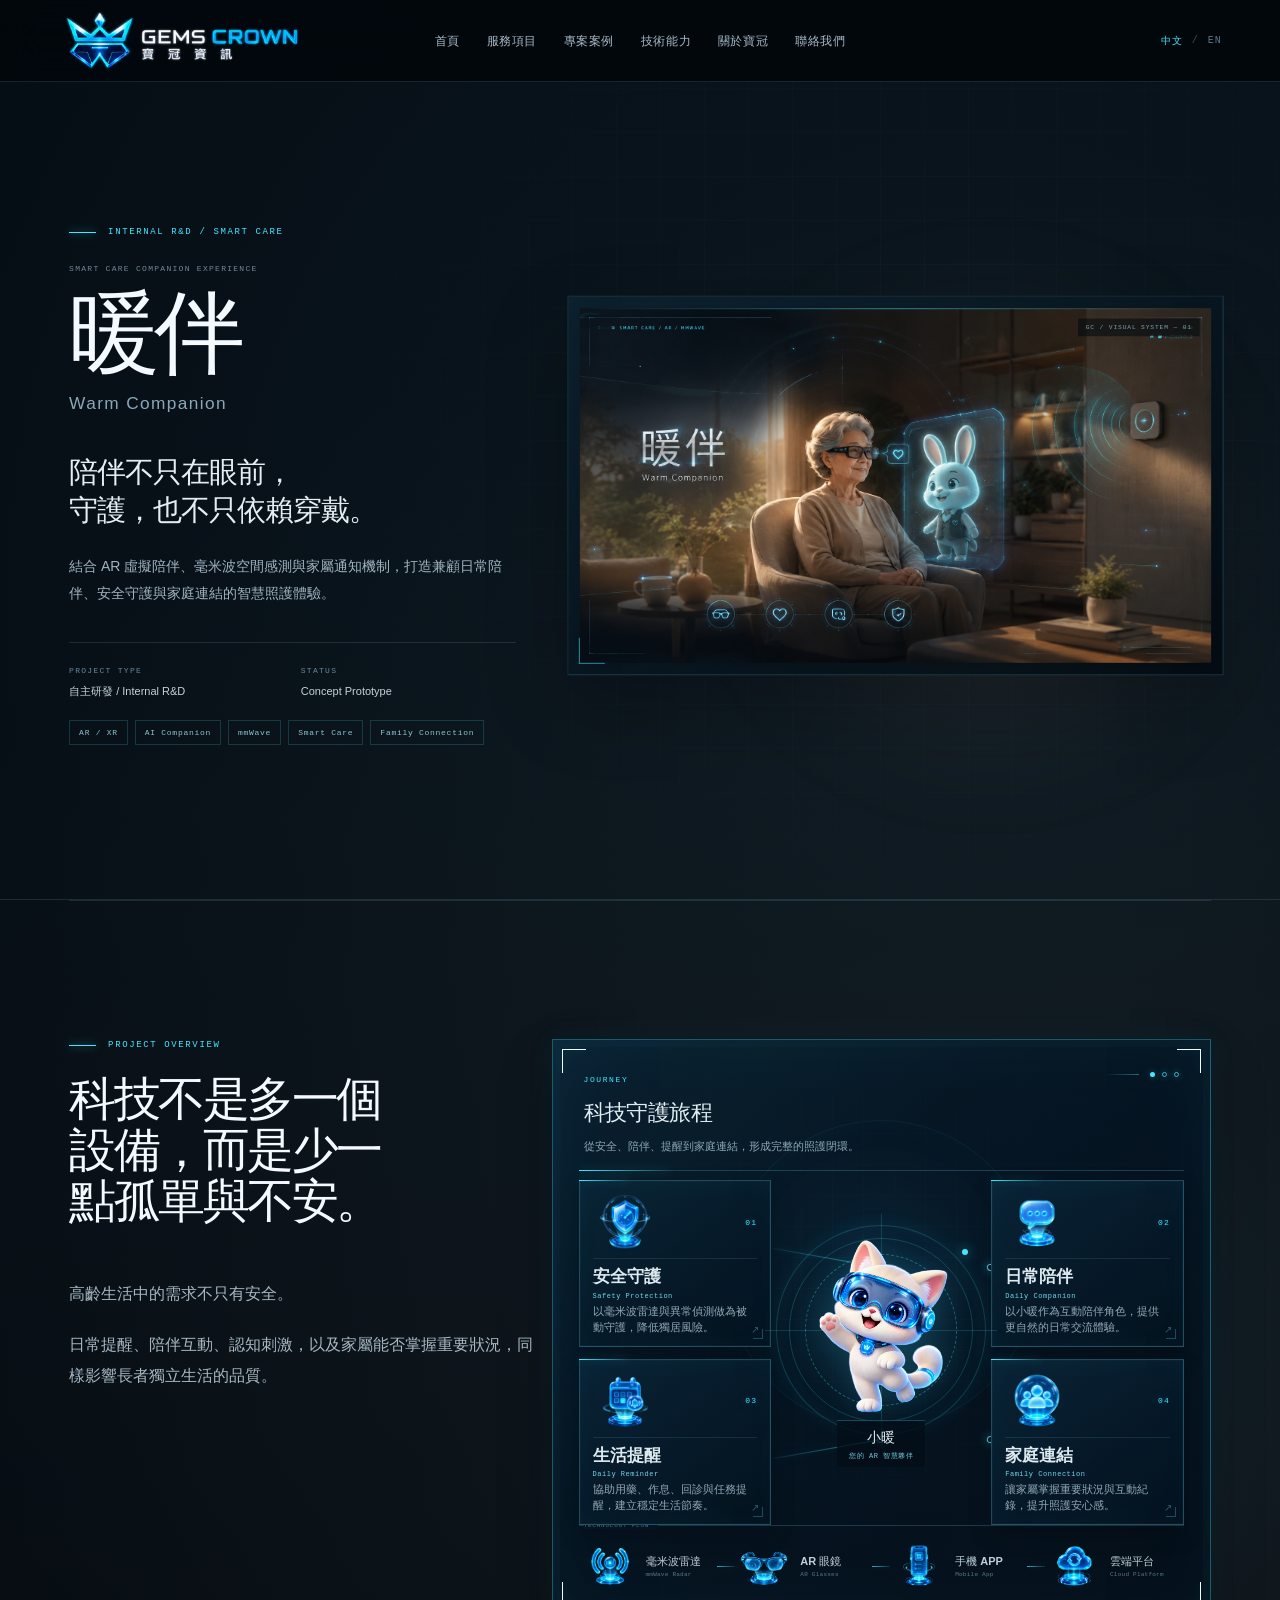
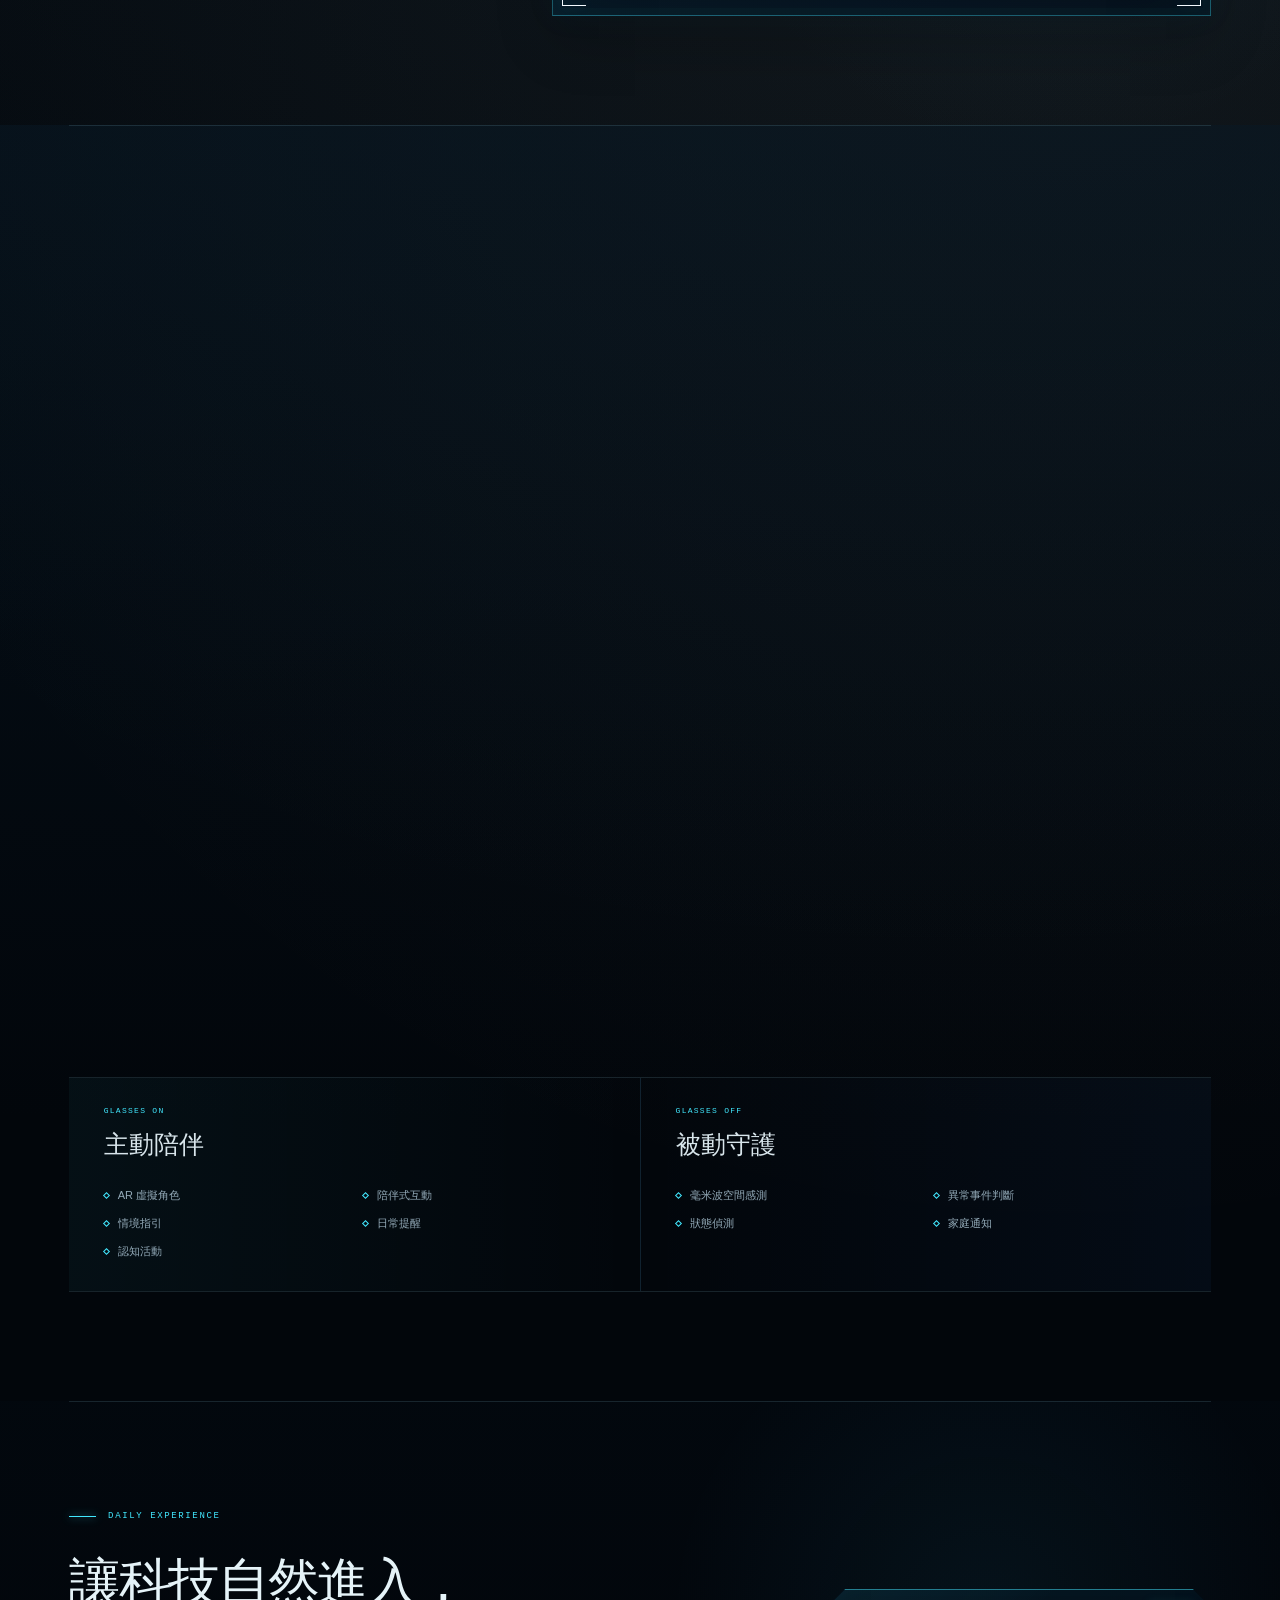
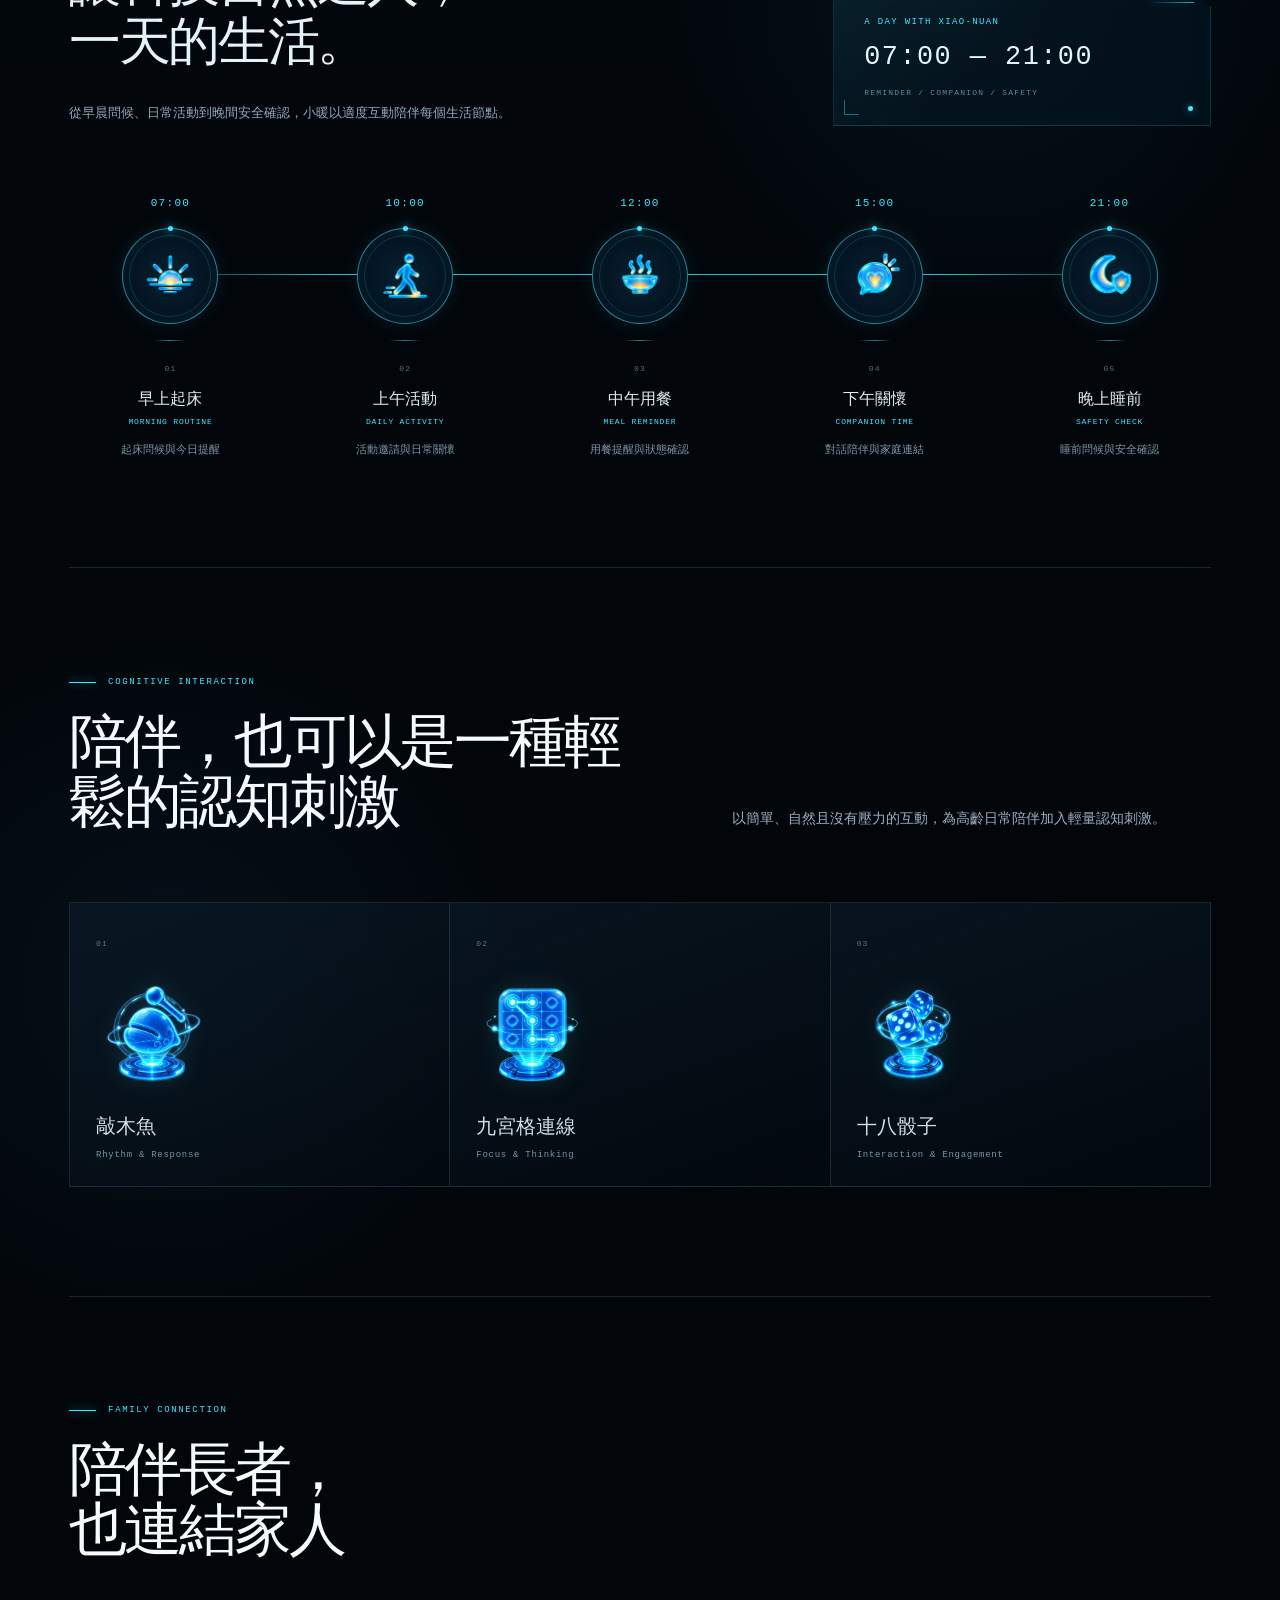
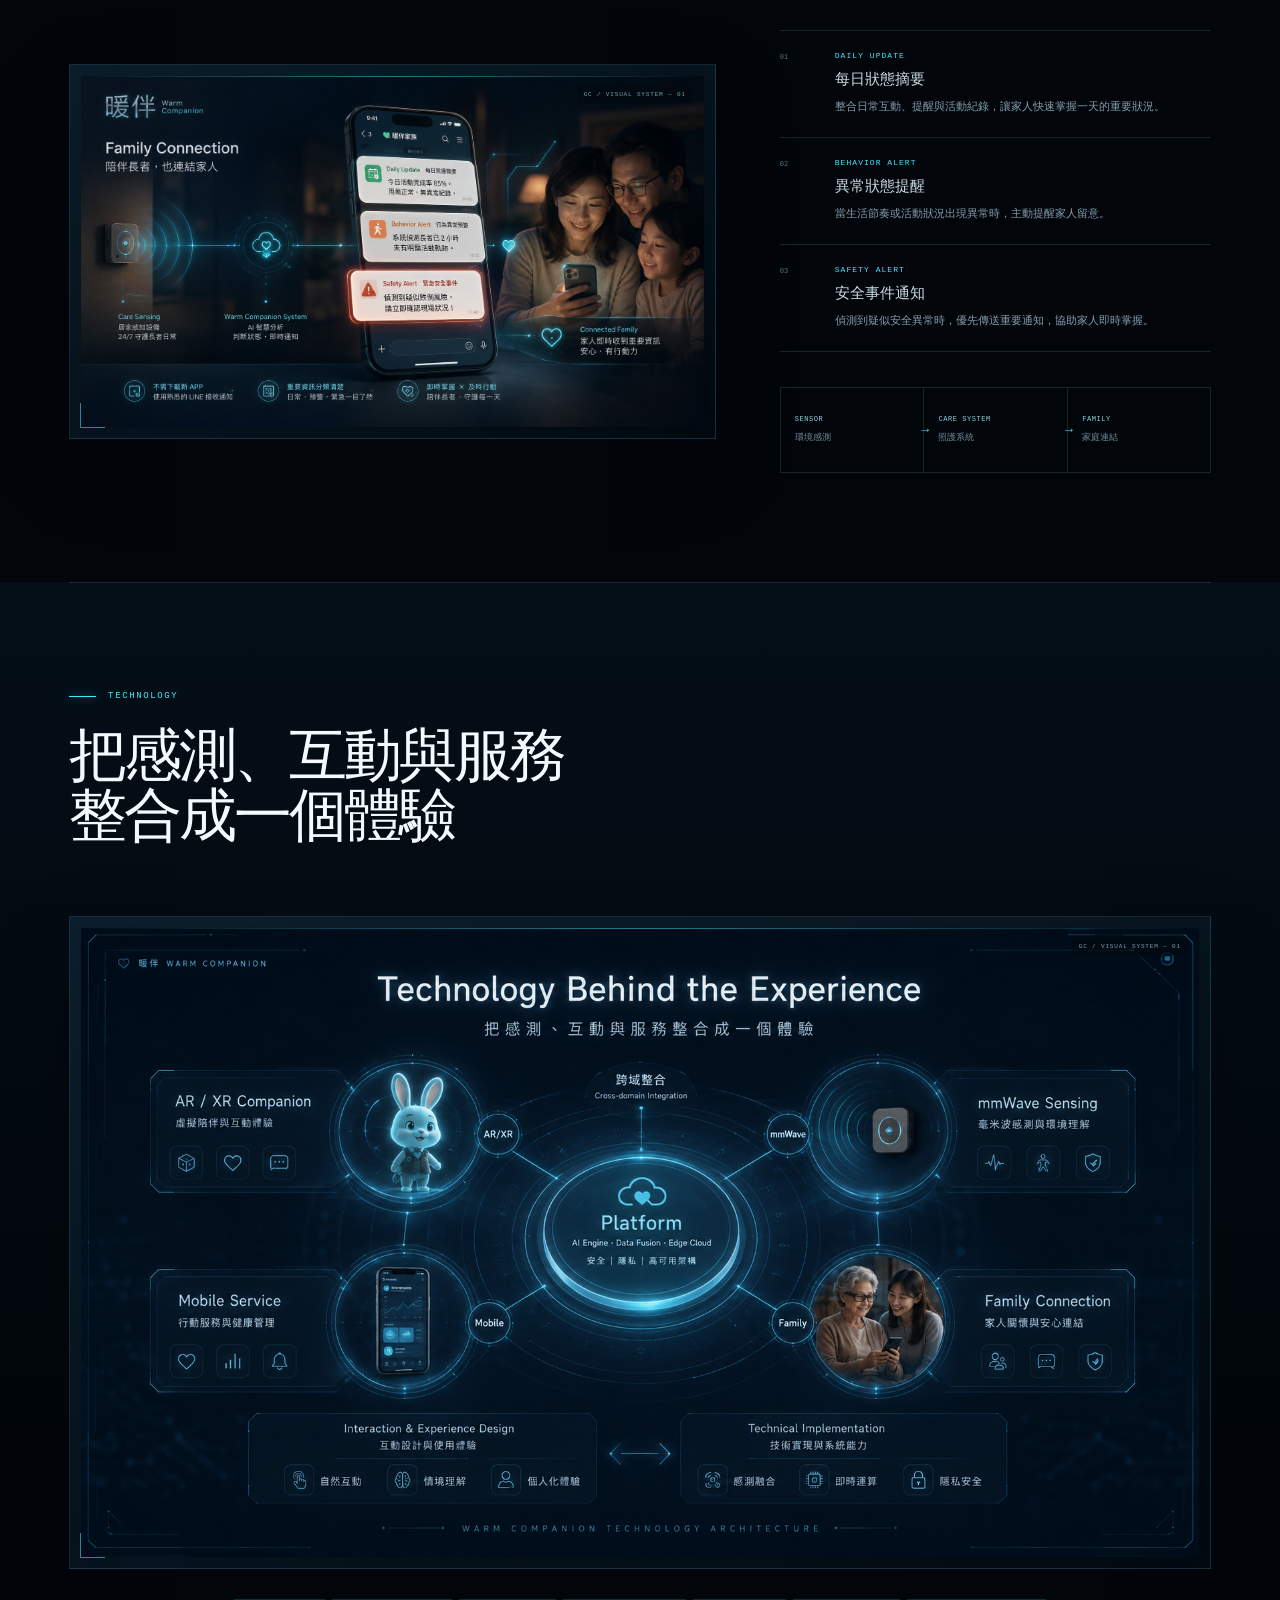
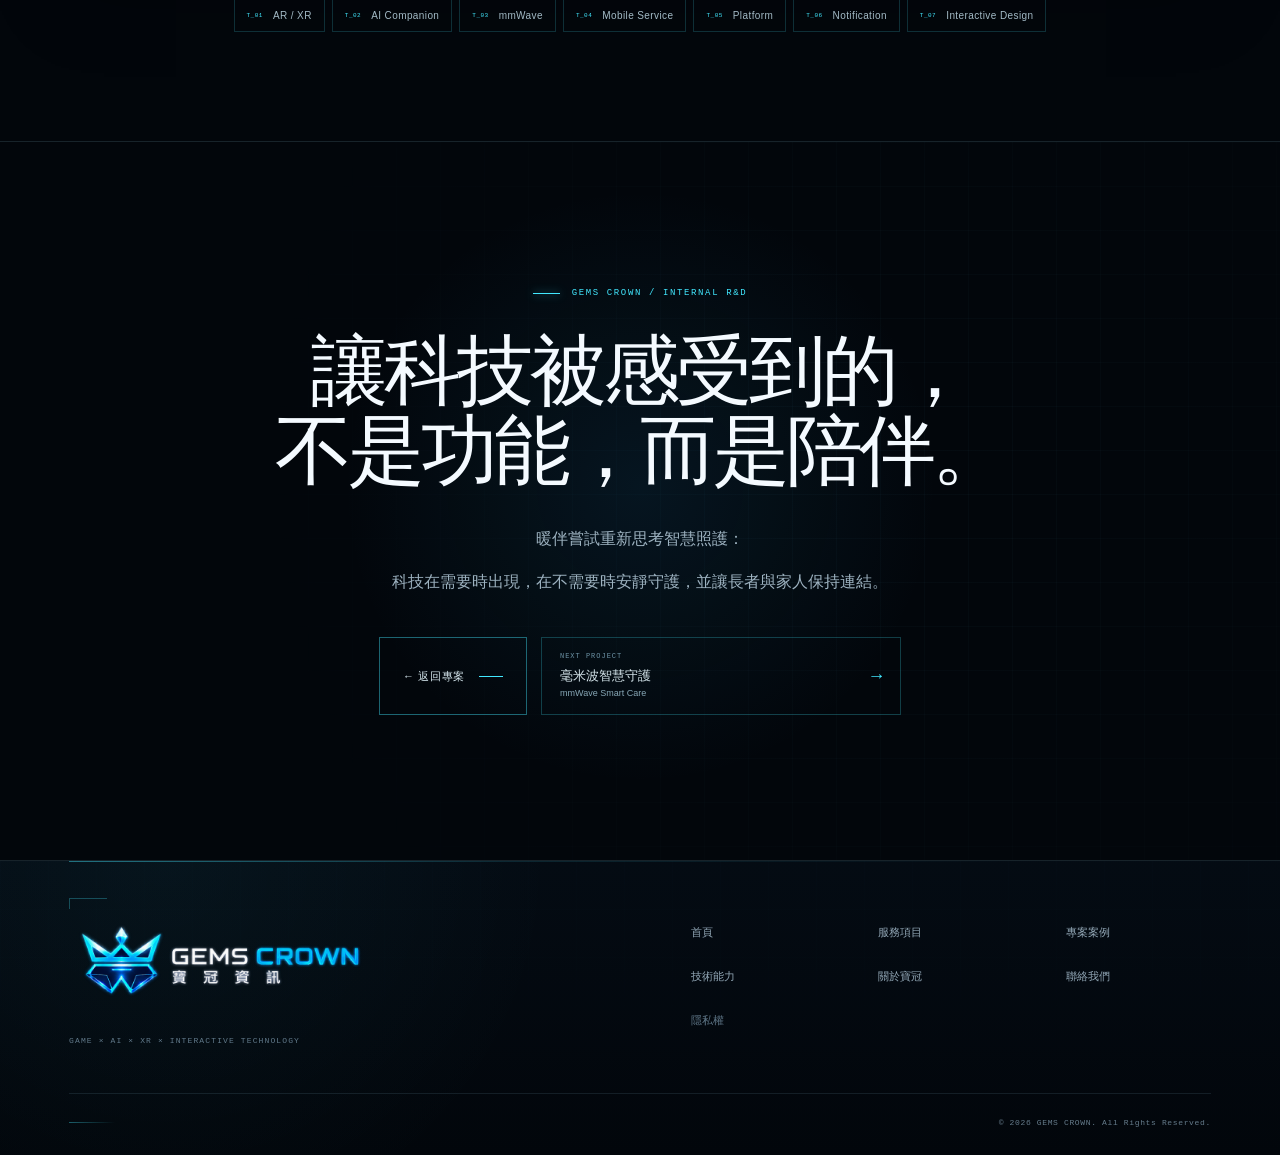
<file: projects/warm-companion/index.html>
<!DOCTYPE html><html lang="zh-Hant"><head><meta charSet="utf-8"/><meta name="viewport" content="width=device-width, initial-scale=1"/><link rel="preload" as="image" href="/branding/logo-gemscrown-horizontal.png"/><link rel="preload" as="image" href="/branding/logo-gemscrown-compact.png"/><link rel="preload" as="image" href="/projects/warm-companion/hero.png"/><link rel="stylesheet" href="/_next/static/chunks/2itw12jq97856.css" data-precedence="next"/><link rel="stylesheet" href="/_next/static/chunks/3brun0d7yq_hd.css" data-precedence="next"/><link rel="preload" as="script" fetchPriority="low" href="/_next/static/chunks/3s6nzrbk-8mnv.js"/><script src="/_next/static/chunks/19mx3mg6lkumu.js" async=""></script><script src="/_next/static/chunks/4561u0v7ysn3r.js" async=""></script><script src="/_next/static/chunks/1f5ust74o0qp9.js" async=""></script><script src="/_next/static/chunks/turbopack-28mfh38016ipq.js" async=""></script><script src="/_next/static/chunks/3fntmmi971322.js" async="" crossorigin=""></script><script src="/_next/static/chunks/15o7cp637ybjz.js" async="" crossorigin=""></script><script src="/_next/static/chunks/0zbs41-tpjzeo.js" async="" crossorigin=""></script><title>暖伴 Warm Companion｜GEMS CROWN 寶冠資訊</title><meta name="description" content="暖伴是 GEMS CROWN 寶冠資訊自主研發的智慧照護概念，結合 AR 虛擬陪伴、毫米波空間感測與家庭連結，探索更自然的高齡陪伴與安全照護體驗。"/><meta name="keywords" content="GEMS CROWN,寶冠資訊,Game Development,遊戲開發,AI,AI Application,XR,AR,WebAR,WebXR,Interactive Technology,Digital Experience"/><meta name="robots" content="index, follow"/><link rel="canonical" href="http://localhost:3000/projects/warm-companion/"/><meta property="og:title" content="暖伴 Warm Companion｜GEMS CROWN 寶冠資訊"/><meta property="og:description" content="暖伴是 GEMS CROWN 寶冠資訊自主研發的智慧照護概念，結合 AR 虛擬陪伴、毫米波空間感測與家庭連結，探索更自然的高齡陪伴與安全照護體驗。"/><meta property="og:url" content="http://localhost:3000/projects/warm-companion/"/><meta property="og:site_name" content="GEMS CROWN 寶冠資訊"/><meta property="og:locale" content="zh_TW"/><meta property="og:image" content="http://localhost:3000/projects/warm-companion/hero.png"/><meta property="og:image:width" content="1672"/><meta property="og:image:height" content="941"/><meta property="og:image:alt" content="暖伴 AR 陪伴與智慧照護概念展示"/><meta property="og:locale:alternate" content="en_US"/><meta property="og:type" content="website"/><meta name="twitter:card" content="summary_large_image"/><meta name="twitter:title" content="Warm Companion | GEMS CROWN"/><meta name="twitter:description" content="Warm Companion is an internal GEMS CROWN smart care R&amp;D concept combining AR companionship, mmWave spatial sensing, and family connection."/><meta name="twitter:image" content="http://localhost:3000/projects/warm-companion/hero.png"/><link rel="icon" href="/icon.png?icon.2sjdhdkb08elo.png" sizes="1536x1024" type="image/png"/><script src="/_next/static/chunks/0cz1d0mv5g_q7.js" noModule=""></script></head><body><div hidden=""><!--$--><!--/$--></div><div class="site-shell project-case-study-module__wwyeua__caseShell "><a class="skip-link" href="#case-main">跳至主要內容</a><header class="site-header"><a class="brand" href="/" aria-label="GEMS CROWN home"><span class="brand-identity brand-identity-header"><span class="brand-logo-frame brand-logo-horizontal header-logo-horizontal"><img alt="GEMS CROWN 寶冠資訊" width="1536" height="1024" decoding="async" data-nimg="1" style="color:transparent" src="/branding/logo-gemscrown-horizontal.png"/></span><span class="brand-logo-frame brand-logo-compact header-logo-compact"><img alt="GEMS CROWN 寶冠資訊" width="1536" height="1024" decoding="async" data-nimg="1" style="color:transparent" src="/branding/logo-gemscrown-compact.png"/></span></span></a><nav class="desktop-nav" aria-label="主要導覽"><a href="/">首頁</a><a href="/#services">服務項目</a><a href="/#projects">專案案例</a><a href="/#technology">技術能力</a><a href="/#about">關於寶冠</a><a href="/#contact">聯絡我們</a></nav><div class="header-actions"><div class="language-switch" aria-label="語言"><button class="active" aria-pressed="true">中文</button><span>/</span><button class="" aria-pressed="false">EN</button></div><button class="menu-button " aria-label="開啟選單" aria-expanded="false" aria-controls="mobile-navigation"><span></span><span></span></button></div><div class="mobile-menu " id="mobile-navigation" aria-hidden="true"><div class="mobile-menu-grid" aria-hidden="true"></div><nav aria-label="主要導覽"><a href="/" tabindex="-1"><span>0<!-- -->1</span>首頁<span class="arrow" aria-hidden="true">→</span></a><a href="/#services" tabindex="-1"><span>0<!-- -->2</span>服務項目<span class="arrow" aria-hidden="true">→</span></a><a href="/#projects" tabindex="-1"><span>0<!-- -->3</span>專案案例<span class="arrow" aria-hidden="true">→</span></a><a href="/#technology" tabindex="-1"><span>0<!-- -->4</span>技術能力<span class="arrow" aria-hidden="true">→</span></a><a href="/#about" tabindex="-1"><span>0<!-- -->5</span>關於寶冠<span class="arrow" aria-hidden="true">→</span></a><a href="/#contact" tabindex="-1"><span>0<!-- -->6</span>聯絡我們<span class="arrow" aria-hidden="true">→</span></a></nav><p>GAME × AI × XR × INTERACTIVE TECHNOLOGY</p></div></header><main id="case-main"><section class="project-case-study-module__wwyeua__hero" id="project-top"><div class="project-case-study-module__wwyeua__heroGrid" aria-hidden="true"></div><div class="project-case-study-module__wwyeua__heroCopy" data-reveal="true"><p class="project-case-study-module__wwyeua__kicker"><span></span>INTERNAL R&amp;D / SMART CARE</p><p class="project-case-study-module__wwyeua__descriptor">Smart Care Companion Experience</p><h1>暖伴<small>Warm Companion</small></h1><p class="project-case-study-module__wwyeua__heroHeadline"><span>陪伴不只在眼前，</span><span>守護，也不只依賴穿戴。</span></p><p class="project-case-study-module__wwyeua__heroSummary"><span class="project-case-study-module__wwyeua__desktopSummary">結合 AR 虛擬陪伴、毫米波空間感測與家屬通知機制，打造兼顧日常陪伴、安全守護與家庭連結的智慧照護體驗。</span><span class="project-case-study-module__wwyeua__mobileSummary">結合 AR 虛擬陪伴、毫米波感測與家庭連結，探索更自然的智慧照護體驗。</span></p></div><div class="project-case-study-module__wwyeua__heroVisual"><figure class="project-case-study-module__wwyeua__imageFrame" data-reveal="true"><span class="project-case-study-module__wwyeua__imageCoordinates" aria-hidden="true">GC / VISUAL SYSTEM — 01</span><img alt="暖伴 AR 陪伴與智慧照護概念展示" width="1672" height="941" decoding="async" data-nimg="1" style="color:transparent" src="/projects/warm-companion/hero.png"/><span class="project-case-study-module__wwyeua__frameCorner" aria-hidden="true"></span></figure><span class="project-case-study-module__wwyeua__heroWarmGlow" aria-hidden="true"></span></div><div class="project-case-study-module__wwyeua__projectMeta"><dl><div><dt>PROJECT TYPE</dt><dd>自主研發 / Internal R&amp;D</dd></div><div><dt>STATUS</dt><dd>Concept Prototype</dd></div></dl><ul class="project-case-study-module__wwyeua__tags" aria-label="Project technologies"><li>AR / XR</li><li>AI Companion</li><li>mmWave</li><li>Smart Care</li><li>Family Connection</li></ul></div></section><section class="project-case-study-module__wwyeua__section project-case-study-module__wwyeua__overview project-case-study-module__wwyeua__overviewParallelSection"><div class="project-case-study-module__wwyeua__overviewParallel"><div class="project-case-study-module__wwyeua__overviewParallelCopy"><header class="project-case-study-module__wwyeua__sectionHeader" data-reveal="true"><p class="project-case-study-module__wwyeua__kicker"><span></span>PROJECT OVERVIEW</p><div class="project-case-study-module__wwyeua__sectionHeadingRow"><h2><span>科技不是多一個設備，<br/></span><span>而是少一點孤單與<br/></span><span>不安。</span></h2></div></header><div class="project-case-study-module__wwyeua__prose" data-reveal="true"><p>高齡生活中的需求不只有安全。</p><p>日常提醒、陪伴互動、認知刺激，以及家屬能否掌握重要狀況，同樣影響長者獨立生活的品質。</p></div></div><section class="project-case-study-module__wwyeua__journeyPanel" aria-labelledby="care-journey-title" data-reveal="true"><span class="project-case-study-module__wwyeua__journeyCorners" aria-hidden="true"><i></i><i></i><i></i><i></i></span><header class="project-case-study-module__wwyeua__journeyPanelHeader"><div><small>JOURNEY</small><h3 id="care-journey-title">科技守護旅程</h3><p>從安全、陪伴、提醒到家庭連結，形成完整的照護閉環。</p></div><span class="project-case-study-module__wwyeua__journeyStatus" aria-hidden="true"><i></i><i></i><i></i></span></header><div class="project-case-study-module__wwyeua__journeyBody"><div class="project-case-study-module__wwyeua__journeyConnectors" aria-hidden="true"><i></i><i></i><i></i><i></i></div><div class="project-case-study-module__wwyeua__journeyCore"><span class="project-case-study-module__wwyeua__journeyRings" aria-hidden="true"><i></i><i></i><i></i></span><img alt="暖伴小暖 AR 智慧夥伴角色" loading="lazy" width="1254" height="1254" decoding="async" data-nimg="1" class="project-case-study-module__wwyeua__journeyMascot" style="color:transparent" src="/projects/warm-companion/journey/journey-xiaonuan-mascot.png"/><div class="project-case-study-module__wwyeua__journeyCoreLabel"><strong>小暖</strong><small>您的 AR 智慧夥伴</small></div></div><ol class="project-case-study-module__wwyeua__journeyCards"><li><div class="project-case-study-module__wwyeua__journeyCardTop"><img alt="" aria-hidden="true" loading="lazy" width="1254" height="1254" decoding="async" data-nimg="1" style="color:transparent" src="/projects/warm-companion/journey/journey-safety-icon.png"/><span>0<!-- -->1</span></div><div class="project-case-study-module__wwyeua__journeyCardCopy"><strong>安全守護</strong><small>Safety Protection</small><p>以毫米波雷達與異常偵測做為被動守護，降低獨居風險。</p></div><i class="project-case-study-module__wwyeua__journeyCardArrow" aria-hidden="true">↗</i></li><li><div class="project-case-study-module__wwyeua__journeyCardTop"><img alt="" aria-hidden="true" loading="lazy" width="1254" height="1254" decoding="async" data-nimg="1" style="color:transparent" src="/projects/warm-companion/journey/journey-companion-icon.png"/><span>0<!-- -->2</span></div><div class="project-case-study-module__wwyeua__journeyCardCopy"><strong>日常陪伴</strong><small>Daily Companion</small><p>以小暖作為互動陪伴角色，提供更自然的日常交流體驗。</p></div><i class="project-case-study-module__wwyeua__journeyCardArrow" aria-hidden="true">↗</i></li><li><div class="project-case-study-module__wwyeua__journeyCardTop"><img alt="" aria-hidden="true" loading="lazy" width="1254" height="1254" decoding="async" data-nimg="1" style="color:transparent" src="/projects/warm-companion/journey/journey-reminder-icon.png"/><span>0<!-- -->3</span></div><div class="project-case-study-module__wwyeua__journeyCardCopy"><strong>生活提醒</strong><small>Daily Reminder</small><p>協助用藥、作息、回診與任務提醒，建立穩定生活節奏。</p></div><i class="project-case-study-module__wwyeua__journeyCardArrow" aria-hidden="true">↗</i></li><li><div class="project-case-study-module__wwyeua__journeyCardTop"><img alt="" aria-hidden="true" loading="lazy" width="1254" height="1254" decoding="async" data-nimg="1" style="color:transparent" src="/projects/warm-companion/journey/journey-family-icon.png"/><span>0<!-- -->4</span></div><div class="project-case-study-module__wwyeua__journeyCardCopy"><strong>家庭連結</strong><small>Family Connection</small><p>讓家屬掌握重要狀況與互動紀錄，提升照護安心感。</p></div><i class="project-case-study-module__wwyeua__journeyCardArrow" aria-hidden="true">↗</i></li></ol></div><footer class="project-case-study-module__wwyeua__journeyFooter"><ol><li><img alt="" aria-hidden="true" loading="lazy" width="1254" height="1254" decoding="async" data-nimg="1" style="color:transparent" src="/projects/warm-companion/journey/journey-radar-icon.png"/><span><strong>毫米波雷達</strong><small>mmWave Radar</small></span></li><li><img alt="" aria-hidden="true" loading="lazy" width="1254" height="1254" decoding="async" data-nimg="1" style="color:transparent" src="/projects/warm-companion/journey/journey-glasses-icon.png"/><span><strong>AR 眼鏡</strong><small>AR Glasses</small></span></li><li><img alt="" aria-hidden="true" loading="lazy" width="1254" height="1254" decoding="async" data-nimg="1" style="color:transparent" src="/projects/warm-companion/journey/journey-phone-icon.png"/><span><strong>手機 APP</strong><small>Mobile App</small></span></li><li><img alt="" aria-hidden="true" loading="lazy" width="1254" height="1254" decoding="async" data-nimg="1" style="color:transparent" src="/projects/warm-companion/journey/journey-cloud-icon.png"/><span><strong>雲端平台</strong><small>Cloud Platform</small></span></li></ol></footer></section></div></section><section class="project-case-study-module__wwyeua__section project-case-study-module__wwyeua__twoLayer"><header class="project-case-study-module__wwyeua__sectionHeader" data-reveal="true"><p class="project-case-study-module__wwyeua__kicker"><span></span>TWO-LAYER CARE SYSTEM</p><div class="project-case-study-module__wwyeua__sectionHeadingRow"><h2><span>雙層陪伴與安全守護</span></h2></div></header><figure class="project-case-study-module__wwyeua__imageFrame" data-reveal="true"><span class="project-case-study-module__wwyeua__imageCoordinates" aria-hidden="true">GC / VISUAL SYSTEM — 01</span><img alt="暖伴主動陪伴與毫米波被動守護雙層照護系統" loading="lazy" width="1672" height="941" decoding="async" data-nimg="1" style="color:transparent" src="/projects/warm-companion/two-layer-care.png"/><span class="project-case-study-module__wwyeua__frameCorner" aria-hidden="true"></span></figure><div class="project-case-study-module__wwyeua__careLayers" data-reveal="true"><article class="project-case-study-module__wwyeua__careLayer project-case-study-module__wwyeua__active"><p>GLASSES ON</p><h3>主動陪伴</h3><ul><li><span aria-hidden="true"></span>AR 虛擬角色</li><li><span aria-hidden="true"></span>陪伴式互動</li><li><span aria-hidden="true"></span>情境指引</li><li><span aria-hidden="true"></span>日常提醒</li><li><span aria-hidden="true"></span>認知活動</li></ul></article><article class="project-case-study-module__wwyeua__careLayer project-case-study-module__wwyeua__passive"><p>GLASSES OFF</p><h3>被動守護</h3><ul><li><span aria-hidden="true"></span>毫米波空間感測</li><li><span aria-hidden="true"></span>異常事件判斷</li><li><span aria-hidden="true"></span>狀態偵測</li><li><span aria-hidden="true"></span>家庭通知</li></ul></article></div></section><section class="project-case-study-module__wwyeua__section daily-experience-module__pfG5yG__dailySection"><header class="daily-experience-module__pfG5yG__dailyHeader" data-reveal="true"><div class="daily-experience-module__pfG5yG__dailyIntro"><p class="project-case-study-module__wwyeua__kicker"><span></span>DAILY EXPERIENCE</p><h2 class="daily-experience-module__pfG5yG__dailyTitle"><span>讓科技自然進入，</span><span>一天的生活。</span></h2><p class="daily-experience-module__pfG5yG__dailyDescription">從早晨問候、日常活動到晚間安全確認，小暖以適度互動陪伴每個生活節點。</p></div><aside class="daily-experience-module__pfG5yG__dayHud" aria-label="A DAY WITH XIAO-NUAN"><span class="daily-experience-module__pfG5yG__hudCorner" aria-hidden="true"></span><small>A DAY WITH XIAO-NUAN</small><strong>07:00 — 21:00</strong><p>REMINDER / COMPANION / SAFETY</p></aside></header><ol class="daily-experience-module__pfG5yG__dailyTimeline" data-reveal="true"><li><time>07:00</time><div class="daily-experience-module__pfG5yG__eventNode"><img alt="暖伴早晨起床與今日提醒圖示" loading="lazy" width="1254" height="1254" decoding="async" data-nimg="1" style="color:transparent" src="/projects/warm-companion/daily-experience/daily-morning-routine-ico.png"/></div><div class="daily-experience-module__pfG5yG__eventCopy"><small>0<!-- -->1</small><h3>早上起床</h3><p class="daily-experience-module__pfG5yG__eventSubtitle">MORNING ROUTINE</p><p class="daily-experience-module__pfG5yG__eventDescription">起床問候與今日提醒</p></div></li><li><time>10:00</time><div class="daily-experience-module__pfG5yG__eventNode"><img alt="暖伴上午活動與日常關懷圖示" loading="lazy" width="1254" height="1254" decoding="async" data-nimg="1" style="color:transparent" src="/projects/warm-companion/daily-experience/daily-activity-icon.png"/></div><div class="daily-experience-module__pfG5yG__eventCopy"><small>0<!-- -->2</small><h3>上午活動</h3><p class="daily-experience-module__pfG5yG__eventSubtitle">DAILY ACTIVITY</p><p class="daily-experience-module__pfG5yG__eventDescription">活動邀請與日常關懷</p></div></li><li><time>12:00</time><div class="daily-experience-module__pfG5yG__eventNode"><img alt="暖伴中午用餐與狀態確認圖示" loading="lazy" width="1254" height="1254" decoding="async" data-nimg="1" style="color:transparent" src="/projects/warm-companion/daily-experience/daily-meal-reminder-icon.png"/></div><div class="daily-experience-module__pfG5yG__eventCopy"><small>0<!-- -->3</small><h3>中午用餐</h3><p class="daily-experience-module__pfG5yG__eventSubtitle">MEAL REMINDER</p><p class="daily-experience-module__pfG5yG__eventDescription">用餐提醒與狀態確認</p></div></li><li><time>15:00</time><div class="daily-experience-module__pfG5yG__eventNode"><img alt="暖伴下午關懷與家庭連結圖示" loading="lazy" width="1254" height="1254" decoding="async" data-nimg="1" style="color:transparent" src="/projects/warm-companion/daily-experience/daily-companion-time-icon.png"/></div><div class="daily-experience-module__pfG5yG__eventCopy"><small>0<!-- -->4</small><h3>下午關懷</h3><p class="daily-experience-module__pfG5yG__eventSubtitle">COMPANION TIME</p><p class="daily-experience-module__pfG5yG__eventDescription">對話陪伴與家庭連結</p></div></li><li><time>21:00</time><div class="daily-experience-module__pfG5yG__eventNode"><img alt="暖伴晚上睡前與安全確認圖示" loading="lazy" width="1254" height="1254" decoding="async" data-nimg="1" style="color:transparent" src="/projects/warm-companion/daily-experience/daily-safety-check-icon.png"/></div><div class="daily-experience-module__pfG5yG__eventCopy"><small>0<!-- -->5</small><h3>晚上睡前</h3><p class="daily-experience-module__pfG5yG__eventSubtitle">SAFETY CHECK</p><p class="daily-experience-module__pfG5yG__eventDescription">睡前問候與安全確認</p></div></li></ol></section><section class="project-case-study-module__wwyeua__section project-case-study-module__wwyeua__cognitive"><header class="project-case-study-module__wwyeua__sectionHeader" data-reveal="true"><p class="project-case-study-module__wwyeua__kicker"><span></span>COGNITIVE INTERACTION</p><div class="project-case-study-module__wwyeua__sectionHeadingRow"><h2><span>陪伴，也可以是一種輕鬆的認知刺激</span></h2><p>以簡單、自然且沒有壓力的互動，為高齡日常陪伴加入輕量認知刺激。</p></div></header><ol class="project-case-study-module__wwyeua__interactions" data-reveal="true"><li><span>01</span><div class="project-case-study-module__wwyeua__interactionGlyph" aria-hidden="true"><img alt="" loading="lazy" width="1254" height="1254" decoding="async" data-nimg="1" style="color:transparent" src="/projects/warm-companion/cognitive/cognitive-wooden-fish-icon.png"/></div><h3>敲木魚</h3><p>Rhythm &amp; Response</p></li><li><span>02</span><div class="project-case-study-module__wwyeua__interactionGlyph" aria-hidden="true"><img alt="" loading="lazy" width="1254" height="1254" decoding="async" data-nimg="1" style="color:transparent" src="/projects/warm-companion/cognitive/cognitive-grid-link-icon.png"/></div><h3>九宮格連線</h3><p>Focus &amp; Thinking</p></li><li><span>03</span><div class="project-case-study-module__wwyeua__interactionGlyph" aria-hidden="true"><img alt="" loading="lazy" width="1254" height="1254" decoding="async" data-nimg="1" style="color:transparent" src="/projects/warm-companion/cognitive/cognitive-dice-icon.png"/></div><h3>十八骰子</h3><p>Interaction &amp; Engagement</p></li></ol></section><section class="project-case-study-module__wwyeua__section undefined"><header class="project-case-study-module__wwyeua__sectionHeader" data-reveal="true"><p class="project-case-study-module__wwyeua__kicker"><span></span>FAMILY CONNECTION</p><div class="project-case-study-module__wwyeua__sectionHeadingRow"><h2><span>陪伴長者，<br/></span><span>也連結家人</span></h2></div></header><div class="project-case-study-module__wwyeua__familyLayout"><figure class="project-case-study-module__wwyeua__imageFrame" data-reveal="true"><span class="project-case-study-module__wwyeua__imageCoordinates" aria-hidden="true">GC / VISUAL SYSTEM — 01</span><img alt="暖伴照護系統與家庭通知連結概念" loading="lazy" width="1672" height="941" decoding="async" data-nimg="1" style="color:transparent" src="/projects/warm-companion/family-connection.png"/><span class="project-case-study-module__wwyeua__frameCorner" aria-hidden="true"></span></figure><div class="project-case-study-module__wwyeua__familyData" data-reveal="true"><ul class="project-case-study-module__wwyeua__alerts"><li><span>0<!-- -->1</span><div><b>DAILY UPDATE</b><h3>每日狀態摘要</h3><p>整合日常互動、提醒與活動紀錄，讓家人快速掌握一天的重要狀況。</p></div></li><li><span>0<!-- -->2</span><div><b>BEHAVIOR ALERT</b><h3>異常狀態提醒</h3><p>當生活節奏或活動狀況出現異常時，主動提醒家人留意。</p></div></li><li><span>0<!-- -->3</span><div><b>SAFETY ALERT</b><h3>安全事件通知</h3><p>偵測到疑似安全異常時，優先傳送重要通知，協助家人即時掌握。</p></div></li></ul><ol class="project-case-study-module__wwyeua__connectionFlow"><li><b>SENSOR</b><span>環境感測</span></li><li><b>CARE SYSTEM</b><span>照護系統</span></li><li><b>FAMILY</b><span>家庭連結</span></li></ol></div></div></section><section class="project-case-study-module__wwyeua__section project-case-study-module__wwyeua__technology"><header class="project-case-study-module__wwyeua__sectionHeader" data-reveal="true"><p class="project-case-study-module__wwyeua__kicker"><span></span>TECHNOLOGY</p><div class="project-case-study-module__wwyeua__sectionHeadingRow"><h2><span>把感測、互動與服務<br/></span><span>整合成一個體驗</span></h2></div></header><figure class="project-case-study-module__wwyeua__imageFrame" data-reveal="true"><span class="project-case-study-module__wwyeua__imageCoordinates" aria-hidden="true">GC / VISUAL SYSTEM — 01</span><img alt="暖伴 AR XR 毫米波與行動服務技術架構" loading="lazy" width="1672" height="941" decoding="async" data-nimg="1" style="color:transparent" src="/projects/warm-companion/technology-architecture.png"/><span class="project-case-study-module__wwyeua__frameCorner" aria-hidden="true"></span></figure><ul class="project-case-study-module__wwyeua__technologyTags" data-reveal="true"><li><span>T_<!-- -->01</span>AR / XR</li><li><span>T_<!-- -->02</span>AI Companion</li><li><span>T_<!-- -->03</span>mmWave</li><li><span>T_<!-- -->04</span>Mobile Service</li><li><span>T_<!-- -->05</span>Platform</li><li><span>T_<!-- -->06</span>Notification</li><li><span>T_<!-- -->07</span>Interactive Design</li></ul></section><section class="project-case-study-module__wwyeua__ending"><div class="project-case-study-module__wwyeua__endingGrid" aria-hidden="true"></div><div data-reveal="true"><p class="project-case-study-module__wwyeua__kicker"><span></span>GEMS CROWN / INTERNAL R&amp;D</p><h2><span>讓科技被感受到的，</span><span>不是功能，而是陪伴。</span></h2><div class="project-case-study-module__wwyeua__endingBody"><p>暖伴嘗試重新思考智慧照護：</p><p>科技在需要時出現，在不需要時安靜守護，並讓長者與家人保持連結。</p></div><div class="project-case-study-module__wwyeua__endingLinks"><a class="project-case-study-module__wwyeua__backLink" href="/#projects">← 返回專案<i aria-hidden="true"></i></a><nav class="project-case-study-module__wwyeua__projectNavigation " aria-label="下一個專案：毫米波智慧守護"><a class="project-case-study-module__wwyeua__projectNavigationLink project-case-study-module__wwyeua__next" href="/projects/mmwave-smart-care/"><small>NEXT PROJECT</small><strong>毫米波智慧守護</strong><span>mmWave Smart Care</span><i aria-hidden="true">→</i></a></nav></div></div></section></main><footer class="site-footer"><div class="footer-brand"><a class="brand" href="/"><span class="brand-identity brand-identity-footer"><span class="brand-logo-frame brand-logo-horizontal"><img alt="GEMS CROWN 寶冠資訊" loading="lazy" width="1536" height="1024" decoding="async" data-nimg="1" style="color:transparent" src="/branding/logo-gemscrown-horizontal.png"/></span></span></a><p>Game × AI × XR × Interactive Technology</p></div><nav class="footer-nav" aria-label="頁尾導覽"><a href="/">首頁</a><a href="/#services">服務項目</a><a href="/#projects">專案案例</a><a href="/#technology">技術能力</a><a href="/#about">關於寶冠</a><a href="/#contact">聯絡我們</a><span class="footer-privacy" aria-disabled="true">隱私權</span></nav><div class="footer-bottom"><p>© <!-- -->2026<!-- --> GEMS CROWN. <!-- -->All Rights Reserved.</p></div></footer></div><!--$--><!--/$--><script src="/_next/static/chunks/3s6nzrbk-8mnv.js" id="_R_" async=""></script><script>(self.__next_f=self.__next_f||[]).push([0])</script><script>self.__next_f.push([1,"1:\"$Sreact.fragment\"\n2:I[39756,[\"/_next/static/chunks/3fntmmi971322.js\"],\"default\"]\n3:I[37457,[\"/_next/static/chunks/3fntmmi971322.js\"],\"default\"]\n4:I[60411,[\"/_next/static/chunks/3fntmmi971322.js\",\"/_next/static/chunks/15o7cp637ybjz.js\",\"/_next/static/chunks/0zbs41-tpjzeo.js\"],\"default\"]\nb:I[68027,[\"/_next/static/chunks/3fntmmi971322.js\"],\"default\",1]\n:HL[\"/_next/static/chunks/2itw12jq97856.css\",\"style\"]\n:HL[\"/_next/static/chunks/3brun0d7yq_hd.css\",\"style\"]\n9:X\n0:{\"P\":null,\"c\":[\"\",\"projects\",\"warm-companion\",\"\"],\"q\":\"\",\"i\":false,\"f\":[[[\"\",{\"children\":[\"projects\",{\"children\":[\"warm-companion\",{\"children\":[\"__PAGE__\",{},\"$undefined\",\"$undefined\",4608]},\"$undefined\",\"$undefined\",4608]},\"$undefined\",\"$undefined\",4608]},\"$undefined\",\"$undefined\",4624],[[\"$\",\"$1\",\"c\",{\"children\":[[[\"$\",\"link\",\"0\",{\"rel\":\"stylesheet\",\"href\":\"/_next/static/chunks/2itw12jq97856.css\",\"precedence\":\"next\",\"crossOrigin\":\"$undefined\",\"nonce\":\"$undefined\"}],[\"$\",\"script\",\"script-0\",{\"src\":\"/_next/static/chunks/3fntmmi971322.js\",\"async\":true,\"nonce\":\"$undefined\"}]],[\"$\",\"html\",null,{\"lang\":\"zh-Hant\",\"children\":[\"$\",\"body\",null,{\"children\":[\"$\",\"$L2\",null,{\"parallelRouterKey\":\"children\",\"error\":\"$undefined\",\"errorStyles\":\"$undefined\",\"errorScripts\":\"$undefined\",\"template\":[\"$\",\"$L3\",null,{}],\"templateStyles\":\"$undefined\",\"templateScripts\":\"$undefined\",\"notFound\":[[[\"$\",\"title\",null,{\"children\":\"404: This page could not be found.\"}],[\"$\",\"div\",null,{\"style\":{\"fontFamily\":\"system-ui,\\\"Segoe UI\\\",Roboto,Helvetica,Arial,sans-serif,\\\"Apple Color Emoji\\\",\\\"Segoe UI Emoji\\\"\",\"height\":\"100vh\",\"textAlign\":\"center\",\"display\":\"flex\",\"flexDirection\":\"column\",\"alignItems\":\"center\",\"justifyContent\":\"center\"},\"children\":[\"$\",\"div\",null,{\"children\":[[\"$\",\"style\",null,{\"dangerouslySetInnerHTML\":{\"__html\":\"body{color:#000;background:#fff;margin:0}.next-error-h1{border-right:1px solid rgba(0,0,0,.3)}@media (prefers-color-scheme:dark){body{color:#fff;background:#000}.next-error-h1{border-right:1px solid rgba(255,255,255,.3)}}\"}}],[\"$\",\"h1\",null,{\"className\":\"next-error-h1\",\"style\":{\"display\":\"inline-block\",\"margin\":\"0 20px 0 0\",\"padding\":\"0 23px 0 0\",\"fontSize\":24,\"fontWeight\":500,\"verticalAlign\":\"top\",\"lineHeight\":\"49px\"},\"children\":404}],[\"$\",\"div\",null,{\"style\":{\"display\":\"inline-block\"},\"children\":[\"$\",\"h2\",null,{\"style\":{\"fontSize\":14,\"fontWeight\":400,\"lineHeight\":\"49px\",\"margin\":0},\"children\":\"This page could not be found.\"}]}]]}]}]],[]],\"forbidden\":\"$undefined\",\"unauthorized\":\"$undefined\"}]}]}]]}],{\"children\":[[\"$\",\"$1\",\"c\",{\"children\":[null,[\"$\",\"$L2\",null,{\"parallelRouterKey\":\"children\",\"error\":\"$undefined\",\"errorStyles\":\"$undefined\",\"errorScripts\":\"$undefined\",\"template\":[\"$\",\"$L3\",null,{}],\"templateStyles\":\"$undefined\",\"templateScripts\":\"$undefined\",\"notFound\":\"$undefined\",\"forbidden\":\"$undefined\",\"unauthorized\":\"$undefined\"}]]}],{\"children\":[[\"$\",\"$1\",\"c\",{\"children\":[null,[\"$\",\"$L2\",null,{\"parallelRouterKey\":\"children\",\"error\":\"$undefined\",\"errorStyles\":\"$undefined\",\"errorScripts\":\"$undefined\",\"template\":[\"$\",\"$L3\",null,{}],\"templateStyles\":\"$undefined\",\"templateScripts\":\"$undefined\",\"notFound\":\"$undefined\",\"forbidden\":\"$undefined\",\"unauthorized\":\"$undefined\"}]]}],{\"children\":[[\"$\",\"$1\",\"c\",{\"children\":[[\"$\",\"$L4\",null,{\"project\":{\"slug\":\"warm-companion\",\"href\":\"/projects/warm-companion\",\"descriptor\":\"Smart Care Companion Experience\",\"tags\":[\"AR / XR\",\"AI Companion\",\"mmWave\",\"Smart Care\",\"Family Connection\"],\"images\":{\"hero\":\"/projects/warm-companion/hero.png\",\"twoLayer\":\"/projects/warm-companion/two-layer-care.png\",\"family\":\"/projects/warm-companion/family-connection.png\",\"technology\":\"/projects/warm-companion/technology-architecture.png\"},\"journeyAssets\":{\"mascot\":\"/projects/warm-companion/journey/journey-xiaonuan-mascot.png\",\"nodeIcons\":[\"/projects/warm-companion/journey/journey-safety-icon.png\",\"/projects/warm-companion/journey/journey-companion-icon.png\",\"/projects/warm-companion/journey/journey-reminder-icon.png\",\"/projects/warm-companion/journey/journey-family-icon.png\"],\"flowIcons\":[\"/projects/warm-companion/journey/journey-radar-icon.png\",\"/projects/warm-companion/journey/journey-glasses-icon.png\",\"/projects/warm-companion/journey/journey-phone-icon.png\",\"/projects/warm-companion/journey/journey-cloud-icon.png\"]},\"seo\":{\"zh-TW\":{\"title\":\"暖伴 Warm Companion｜GEMS CROWN 寶冠資訊\",\"description\":\"暖伴是 GEMS CROWN 寶冠資訊自主研發的智慧照護概念，結合 AR 虛擬陪伴、毫米波空間感測與家庭連結，探索更自然的高齡陪伴與安全照護體驗。\"},\"en\":{\"title\":\"Warm Companion | GEMS CROWN\",\"description\":\"Warm Companion is an internal GEMS CROWN smart care R\u0026D concept combining AR companionship, mmWave spatial sensing, and family connection.\"}},\"content\":{\"zh-TW\":{\"hero\":{\"label\":\"INTERNAL R\u0026D / SMART CARE\",\"title\":\"暖伴\",\"secondaryTitle\":\"Warm Companion\",\"headline\":[\"陪伴不只在眼前，\",\"守護，也不只依賴穿戴。\"],\"summary\":\"結合 AR 虛擬陪伴、毫米波空間感測與家屬通知機制，打造兼顧日常陪伴、安全守護與家庭連結的智慧照護體驗。\",\"mobileSummary\":\"結合 AR 虛擬陪伴、毫米波感測與家庭連結，探索更自然的智慧照護體驗。\",\"typeLabel\":\"PROJECT TYPE\",\"typeValue\":\"自主研發 / Internal R\u0026D\",\"statusLabel\":\"STATUS\",\"statusValue\":\"Concept Prototype\"},\"overview\":{\"label\":\"PROJECT OVERVIEW\",\"title\":[\"科技不是多一個設備，\",\"而是少一點孤單與\",\"不安。\"],\"paragraphs\":[\"高齡生活中的需求不只有安全。\",\"日常提醒、陪伴互動、認知刺激，以及家屬能否掌握重要狀況，同樣影響長者獨立生活的品質。\"],\"journey\":{\"label\":\"JOURNEY\",\"title\":\"科技守護旅程\",\"description\":\"從安全、陪伴、提醒到家庭連結，形成完整的照護閉環。\",\"mascotTitle\":\"小暖\",\"mascotSubtitle\":\"您的 AR 智慧夥伴\",\"mascotAlt\":\"暖伴小暖 AR 智慧夥伴角色\",\"flow\":[{\"label\":\"毫米波雷達\",\"subtitle\":\"mmWave Radar\"},{\"label\":\"AR 眼鏡\",\"subtitle\":\"AR Glasses\"},{\"label\":\"手機 APP\",\"subtitle\":\"Mobile App\"},{\"label\":\"雲端平台\",\"subtitle\":\"Cloud Platform\"}]},\"nodes\":[{\"code\":\"SAFETY\",\"title\":\"安全守護\",\"subtitle\":\"Safety Protection\",\"description\":\"以毫米波雷達與異常偵測做為被動守護，降低獨居風險。\"},{\"code\":\"COMPANION\",\"title\":\"日常陪伴\",\"subtitle\":\"Daily Companion\",\"description\":\"以小暖作為互動陪伴角色，提供更自然的日常交流體驗。\"},{\"code\":\"ROUTINE\",\"title\":\"生活提醒\",\"subtitle\":\"Daily Reminder\",\"description\":\"協助用藥、作息、回診與任務提醒，建立穩定生活節奏。\"},{\"code\":\"CONNECTION\",\"title\":\"家庭連結\",\"subtitle\":\"Family Connection\",\"description\":\"讓家屬掌握重要狀況與互動紀錄，提升照護安心感。\"}]},\"twoLayer\":{\"label\":\"TWO-LAYER CARE SYSTEM\",\"title\":\"雙層陪伴與安全守護\",\"active\":{\"kicker\":\"GLASSES ON\",\"title\":\"主動陪伴\",\"items\":[\"AR 虛擬角色\",\"陪伴式互動\",\"情境指引\",\"日常提醒\",\"認知活動\"]},\"passive\":{\"kicker\":\"GLASSES OFF\",\"title\":\"被動守護\",\"items\":[\"毫米波空間感測\",\"異常事件判斷\",\"狀態偵測\",\"家庭通知\"]}},\"daily\":{\"label\":\"DAILY EXPERIENCE\",\"title\":[\"讓科技自然進入，\",\"一天的生活。\"],\"description\":\"從早晨問候、日常活動到晚間安全確認，小暖以適度互動陪伴每個生活節點。\",\"hud\":{\"title\":\"A DAY WITH XIAO-NUAN\",\"range\":\"07:00 — 21:00\",\"modes\":\"REMINDER / COMPANION / SAFETY\"},\"events\":[{\"time\":\"07:00\",\"title\":\"早上起床\",\"subtitle\":\"MORNING ROUTINE\",\"description\":\"起床問候與今日提醒\",\"icon\":\"/projects/warm-companion/daily-experience/daily-morning-routine-ico.png\",\"iconAlt\":\"暖伴早晨起床與今日提醒圖示\"},{\"time\":\"10:00\",\"title\":\"上午活動\",\"subtitle\":\"DAILY ACTIVITY\",\"description\":\"活動邀請與日常關懷\",\"icon\":\"/projects/warm-companion/daily-experience/daily-activity-icon.png\",\"iconAlt\":\"暖伴上午活動與日常關懷圖示\"},{\"time\":\"12:00\",\"title\":\"中午用餐\",\"subtitle\":\"MEAL REMINDER\",\"description\":\"用餐提醒與狀態確認\",\"icon\":\"/projects/warm-companion/daily-experience/daily-meal-reminder-icon.png\",\"iconAlt\":\"暖伴中午用餐與狀態確認圖示\"},{\"time\":\"15:00\",\"title\":\"下午關懷\",\"subtitle\":\"COMPANION TIME\",\"description\":\"對話陪伴與家庭連結\",\"icon\":\"/projects/warm-companion/daily-experience/daily-companion-time-icon.png\",\"iconAlt\":\"暖伴下午關懷與家庭連結圖示\"},{\"time\":\"21:00\",\"title\":\"晚上睡前\",\"subtitle\":\"SAFETY CHECK\",\"description\":\"睡前問候與安全確認\",\"icon\":\"/projects/warm-companion/daily-experience/daily-safety-check-icon.png\",\"iconAlt\":\"暖伴晚上睡前與安全確認圖示\"}]},\"cognitive\":{\"label\":\"COGNITIVE INTERACTION\",\"title\":\"陪伴，也可以是一種輕鬆的認知刺激\",\"description\":\"以簡單、自然且沒有壓力的互動，為高齡日常陪伴加入輕量認知刺激。\",\"items\":[{\"number\":\"01\",\"title\":\"敲木魚\",\"subtitle\":\"Rhythm \u0026 Response\"},{\"number\":\"02\",\"title\":\"九宮格連線\",\"subtitle\":\"Focus \u0026 Thinking\"},{\"number\":\"03\",\"title\":\"十八骰子\",\"subtitle\":\"Interaction \u0026 Engagement\"}]},\"family\":{\"label\":\"FAMILY CONNECTION\",\"title\":[\"陪伴長者，\",\"也連結家人\"],\"alerts\":[{\"code\":\"DAILY UPDATE\",\"title\":\"每日狀態摘要\",\"description\":\"整合日常互動、提醒與活動紀錄，讓家人快速掌握一天的重要狀況。\"},{\"code\":\"BEHAVIOR ALERT\",\"title\":\"異常狀態提醒\",\"description\":\"當生活節奏或活動狀況出現異常時，主動提醒家人留意。\"},{\"code\":\"SAFETY ALERT\",\"title\":\"安全事件通知\",\"description\":\"偵測到疑似安全異常時，優先傳送重要通知，協助家人即時掌握。\"}],\"flow\":[{\"code\":\"SENSOR\",\"label\":\"環境感測\"},{\"code\":\"CARE SYSTEM\",\"label\":\"照護系統\"},{\"code\":\"FAMILY\",\"label\":\"家庭連結\"}]},\"technology\":{\"label\":\"TECHNOLOGY\",\"title\":[\"把感測、互動與服務\",\"整合成一個體驗\"],\"items\":[\"AR / XR\",\"AI Companion\",\"mmWave\",\"Mobile Service\",\"Platform\",\"Notification\",\"Interactive Design\"]},\"ending\":{\"title\":[\"讓科技被感受到的，\",\"不是功能，而是陪伴。\"],\"paragraphs\":[\"暖伴嘗試重新思考智慧照護：\",\"科技在需要時出現，在不需要時安靜守護，並讓長者與家人保持連結。\"],\"backLabel\":\"← 返回專案\",\"navigation\":{\"ariaLabel\":\"下一個專案：毫米波智慧守護\",\"label\":\"NEXT PROJECT\",\"title\":\"毫米波智慧守護\",\"secondaryTitle\":\"mmWave Smart Care\",\"href\":\"/projects/mmwave-smart-care\",\"direction\":\"next\"}},\"imageAlts\":{\"hero\":\"暖伴 AR 陪伴與智慧照護概念展示\",\"twoLayer\":\"暖伴主動陪伴與毫米波被動守護雙層照護系統\",\"family\":\"暖伴照護系統與家庭通知連結概念\",\"technology\":\"暖伴 AR XR 毫米波與行動服務技術架構\"}},\"en\":{\"hero\":{\"label\":\"INTERNAL R\u0026D / SMART CARE\",\"title\":\"Warm Companion\",\"secondaryTitle\":\"暖伴\",\"headline\":[\"Companion When You Need It.\",\"Protection Even When You Don’t Wear It.\"],\"summary\":\"Warm Companion combines AR companionship, mmWave spatial sensing, and family connection to explore a more human-centered smart care experience.\",\"mobileSummary\":\"AR companionship, mmWave sensing, and family connection for a more human-centered smart care experience.\",\"typeLabel\":\"PROJECT TYPE\",\"typeValue\":\"Internal R\u0026D\",\"statusLabel\":\"STATUS\",\"statusValue\":\"Concept Prototype\"},\"overview\":{\"label\":\"PROJECT OVERVIEW\",\"title\":[\"Smart care is not only\",\"about monitoring safety.\"],\"paragraphs\":[\"Daily companionship, reminders, cognitive interaction, and meaningful family connection are equally important to independent living.\"],\"journey\":{\"label\":\"JOURNEY\",\"title\":\"Technology Care Journey\",\"description\":\"From safety and companionship to reminders and family connection, creating a complete care loop.\",\"mascotTitle\":\"Xiao Nuan\",\"mascotSubtitle\":\"Your AR Smart Companion\",\"mascotAlt\":\"Xiao Nuan Warm Companion AR smart companion character\",\"flow\":[{\"label\":\"mmWave Radar\",\"subtitle\":\"毫米波雷達\"},{\"label\":\"AR Glasses\",\"subtitle\":\"AR 眼鏡\"},{\"label\":\"Mobile App\",\"subtitle\":\"手機 APP\"},{\"label\":\"Cloud Platform\",\"subtitle\":\"雲端平台\"}]},\"nodes\":[{\"code\":\"SAFETY\",\"title\":\"Safety Protection\",\"subtitle\":\"安全守護\",\"description\":\"Passive mmWave radar sensing and anomaly detection help reduce risks for older adults living alone.\"},{\"code\":\"COMPANION\",\"title\":\"Daily Companion\",\"subtitle\":\"日常陪伴\",\"description\":\"Xiao Nuan provides a more natural experience for everyday interaction and companionship.\"},{\"code\":\"ROUTINE\",\"title\":\"Daily Reminder\",\"subtitle\":\"生活提醒\",\"description\":\"Medication, routines, appointments, and task reminders help maintain a steady daily rhythm.\"},{\"code\":\"CONNECTION\",\"title\":\"Family Connection\",\"subtitle\":\"家庭連結\",\"description\":\"Important updates and interaction records help families stay informed and reassured.\"}]},\"twoLayer\":{\"label\":\"TWO-LAYER CARE SYSTEM\",\"title\":\"Two-Layer Care System\",\"active\":{\"kicker\":\"GLASSES ON\",\"title\":\"Active Companion\",\"items\":[\"AR Companion\",\"Interactive Companion\",\"Context Guidance\",\"Daily Reminder\",\"Cognitive Activities\"]},\"passive\":{\"kicker\":\"GLASSES OFF\",\"title\":\"Passive Protection\",\"items\":[\"mmWave Spatial Sensing\",\"Anomaly Detection\",\"Presence Detection\",\"Family Notification\"]}},\"daily\":{\"label\":\"DAILY EXPERIENCE\",\"title\":[\"Technology, naturally woven\",\"into daily life.\"],\"description\":\"From morning greetings and daily activity to evening safety checks, Xiao-Nuan offers thoughtful interaction at each moment of the day.\",\"hud\":{\"title\":\"A DAY WITH XIAO-NUAN\",\"range\":\"07:00 — 21:00\",\"modes\":\"REMINDER / COMPANION / SAFETY\"},\"events\":[{\"time\":\"07:00\",\"title\":\"Morning Routine\",\"subtitle\":\"早上起床\",\"description\":\"Morning greeting and today’s reminders.\",\"icon\":\"/projects/warm-companion/daily-experience/daily-morning-routine-ico.png\",\"iconAlt\":\"Morning routine and reminder icon for Warm Companion\"},{\"time\":\"10:00\",\"title\":\"Daily Activity\",\"subtitle\":\"上午活動\",\"description\":\"Activity invitations and daily check-ins.\",\"icon\":\"/projects/warm-companion/daily-experience/daily-activity-icon.png\",\"iconAlt\":\"Daily activity and check-in icon for Warm Companion\"},{\"time\":\"12:00\",\"title\":\"Meal Reminder\",\"subtitle\":\"中午用餐\",\"description\":\"Meal reminders and status confirmation.\",\"icon\":\"/projects/warm-companion/daily-experience/daily-meal-reminder-icon.png\",\"iconAlt\":\"Meal reminder and status confirmation icon for Warm Companion\"},{\"time\":\"15:00\",\"title\":\"Companion Time\",\"subtitle\":\"下午關懷\",\"description\":\"Conversation, companionship, and family connection.\",\"icon\":\"/projects/warm-companion/daily-experience/daily-companion-time-icon.png\",\"iconAlt\":\"Companion time and family connection icon for Warm Companion\"},{\"time\":\"21:00\",\"title\":\"Safety Check\",\"subtitle\":\"晚上睡前\",\"description\":\"Bedtime greeting and safety confirmation.\",\"icon\":\"/projects/warm-companion/daily-experience/daily-safety-check-icon.png\",\"iconAlt\":\"Bedtime greeting and safety check icon for Warm Companion\"}]},\"cognitive\":{\"label\":\"COGNITIVE INTERACTION\",\"title\":\"Light Interaction for Everyday Cognitive Engagement\",\"description\":\"Simple, approachable interactions add gentle cognitive engagement to everyday companionship.\",\"items\":[{\"number\":\"01\",\"title\":\"Wooden Fish Rhythm\",\"subtitle\":\"Rhythm \u0026 Response\"},{\"number\":\"02\",\"title\":\"Nine-Grid Connection\",\"subtitle\":\"Focus \u0026 Thinking\"},{\"number\":\"03\",\"title\":\"Eighteen Dice\",\"subtitle\":\"Interaction \u0026 Engagement\"}]},\"family\":{\"label\":\"FAMILY CONNECTION\",\"title\":[\"Care Extends\",\"Beyond the Device\"],\"alerts\":[{\"code\":\"DAILY UPDATE\",\"title\":\"Daily Status Summary\",\"description\":\"Daily interactions, reminders, and activity records help families quickly understand important updates.\"},{\"code\":\"BEHAVIOR ALERT\",\"title\":\"Behavior Alert\",\"description\":\"When daily rhythms or activity patterns appear unusual, families receive a proactive reminder.\"},{\"code\":\"SAFETY ALERT\",\"title\":\"Safety Event Notification\",\"description\":\"Potential safety events prioritize important notifications so families can stay informed promptly.\"}],\"flow\":[{\"code\":\"SENSOR\",\"label\":\"Sensing\"},{\"code\":\"CARE SYSTEM\",\"label\":\"Care Intelligence\"},{\"code\":\"FAMILY\",\"label\":\"Connected Family\"}]},\"technology\":{\"label\":\"TECHNOLOGY\",\"title\":[\"Technology Behind\",\"the Experience\"],\"items\":[\"AR / XR\",\"AI Companion\",\"mmWave\",\"Mobile Service\",\"Platform\",\"Notification\",\"Interactive Design\"]},\"ending\":{\"title\":[\"Technology That Feels\",\"More Like Companion Than Equipment.\"],\"paragraphs\":[\"Warm Companion explores a care experience where technology supports daily life, stays quietly present for safety, and keeps families connected.\"],\"backLabel\":\"← Back to Projects\",\"navigation\":{\"ariaLabel\":\"Next project: mmWave Smart Care\",\"label\":\"NEXT PROJECT\",\"title\":\"mmWave Smart Care\",\"secondaryTitle\":\"毫米波智慧守護\",\"href\":\"/projects/mmwave-smart-care\",\"direction\":\"next\"}},\"imageAlts\":{\"hero\":\"Warm Companion AR and smart care concept\",\"twoLayer\":\"Warm Companion two-layer active companionship and passive mmWave protection system\",\"family\":\"Warm Companion care system and family connection concept\",\"technology\":\"Warm Companion AR XR mmWave and mobile service technology architecture\"}}}}}],[\"$L5\",\"$L6\",\"$L7\"],\"$L8\"]}],{},null,false,null]},null,false,\"$9\"]},null,false,\"$9\"]},null,false,null],\"$La\",false]],\"m\":\"$undefined\",\"G\":[\"$b\",[\"$Lc\"]],\"S\":true,\"h\":null,\"r\":\"$undefined\",\"s\":\"$undefined\",\"a\":\"$undefined\",\"l\":\"$undefined\",\"p\":\"$undefined\",\"d\":\"$undefined\",\"b\":\"HPzR50FBjJDVh2lT8Oirm\"}\nd:I[97367,[\"/_next/static/chunks/3fntmmi971322.js\"],\"OutletBoundary\"]\ne:\"$Sreact.suspense\"\n10:I[97367,[\"/_next/static/chunks/3fntmmi971322.js\"],\"ViewportBoundary\"]\n12:I[97367,[\"/_next/static/chunks/3fntmmi971322.js\"],\"MetadataBoundary\"]\n5:[\"$\",\"link\",\"0\",{\"rel\":\"stylesheet\",\"href\":\"/_next/static/chunks/3brun0d7yq_hd.css\",\"precedence\":\"next\",\"crossOrigin\":\"$undefined\",\"nonce\":\"$undefined\"}]\n6:[\"$\",\"script\",\"script-0\",{\"src\":\"/_next/static/chunks/15o7cp637ybjz.js\",\"async\":true,\"nonce\":\"$undefined\"}]\n7:[\"$\",\"script\",\"script-1\",{\"src\":\"/_next/static/chunks/0zbs41-tpjzeo.js\",\"async\":true,\"nonce\":\"$undefined\"}]\n8:[\"$\",\"$Ld\",null,{\"children\":[\"$\",\"$e\",null,{\"name\":\"Next.MetadataOutlet\",\"children\":\"$@f\"}]}]\na:[\"$\",\"$1\",\"h\",{\"children\":[null,[\"$\",\"$L10\",null,{\"children\":\"$L11\"}],[\"$\",\"div\",null,{\"hidden\":true,\"children\":[\"$\",\"$L12\",null,{\"children\":[\"$\",\"$e\",null,{\"name\":\"Next.Metadata\",\"children\":\"$L13\"}]}]}],null]}]\nc:[\"$\",\"link\",\"0\",{\"rel\":\"stylesheet\",\"href\":\"/_next/static/chunks/2itw12jq97856.css\",\"precedence\":\"next\",\"crossOrigin\":\"$undefined\",\"nonce\":\"$undefined\"}]\n9:C\n11:[[\"$\",\"meta\",\"0\",{\"charSet\":\"utf-8\"}],[\"$\",\"meta\",\"1\",{\"name\":\"viewport\",\"content\":\"width=device-width, initial-scale=1\"}]]\n14:I[27201,[\"/_next/static/chunks/3fntmmi971322.js\"],\"IconMark\"]\nf:null\n13:[[\"$\",\"title\",\"0\",{\"children\":\"暖伴 Warm Companion｜GEMS CROWN 寶冠資訊\"}],[\"$\",\"meta\",\"1\",{\"name\":\"description\",\"content\":\"暖伴是 GEMS CROWN 寶冠資訊自主研發的智慧照護概念，結合 AR 虛擬陪伴、毫米波空間感測與家庭連結，探索更自然的高齡陪伴與安全照護體驗。\"}],[\"$\",\"meta\",\"2\",{\"name\":\"keywords\",\"content\":\"GEMS CROWN,寶冠資訊,Game Development,遊戲開發,AI,AI Application,XR,AR,WebAR,WebXR,Interactive Technology,Digital Experience\"}],[\"$\",\"meta\",\"3\",{\"name\":\"robots\",\"content\":\"index, follow\"}],[\"$\",\"link\",\"4\",{\"rel\":\"canonical\",\"href\":\"http://localhost:3000/projects/warm-companion/\"}],[\"$\",\"meta\",\"5\",{\"property\":\"og:title\",\"content\":\"暖伴 Warm Companion｜GEMS CROWN 寶冠資訊\"}],[\"$\",\"meta\",\"6\",{\"property\":\"og:description\",\"content\":\"暖伴是 GEMS CROWN 寶冠資訊自主研發的智慧照護概念，結合 AR 虛擬陪伴、毫米波空間感測與家庭連結，探索更自然的高齡陪伴與安全照護體驗。\"}],[\"$\",\"meta\",\"7\",{\"property\":\"og:url\",\"content\":\"http://localhost:3000/projects/warm-companion/\"}],[\"$\",\"meta\",\"8\",{\"property\":\"og:site_name\",\"content\":\"GEMS CROWN 寶冠資訊\"}],[\"$\",\"meta\",\"9\",{\"property\":\"og:locale\",\"content\":\"zh_TW\"}],[\"$\",\"meta\",\"10\",{\"property\":\"og:image\",\"content\":\"http://localhost:3000/projects/warm-companion/hero.png\"}],[\"$\",\"meta\",\"11\",{\"property\":\"og:image:width\",\"content\":\"1672\"}],[\"$\",\"meta\",\"12\",{\"property\":\"og:image:height\",\"content\":\"941\"}],[\"$\",\"meta\",\"13\",{\"property\":\"og:image:alt\",\"content\":\"暖伴 AR 陪伴與智慧照護概念展示\"}],[\"$\",\"meta\",\"14\",{\"property\":\"og:locale:alternate\",\"content\":\"en_US\"}],[\"$\",\"meta\",\"15\",{\"property\":\"og:type\",\"content\":\"website\"}],[\"$\",\"meta\",\"16\",{\"name\":\"twitter:card\",\"content\":\"summary_large_image\"}],[\"$\",\"meta\",\"17\",{\"name\":\"twitter:title\",\"content\":\"Warm Companion | GEMS CROWN\"}],[\"$\",\"meta\",\"18\",{\"name\":\"twitter:description\",\"content\":\"Warm Companion is an internal GEMS CROWN smart care R\u0026D concept combining AR companionship, mmWave spatial sensing, and family connection.\"}],[\"$\",\"meta\",\"19\",{\"name\":\"twitter:image\",\"content\":\"http://localhost:3000/projects/warm-companion/hero.png\"}],[\"$\",\"link\",\"20\",{\"rel\":\"icon\",\"href\":\"/icon.png?icon.2sjdhdkb08elo.png\",\"sizes\":\"1536x1024\",\"type\":\"image/png\"}],[\"$\",\"$L14\",\"21\",{}]]\n"])</script></body></html>
</file>
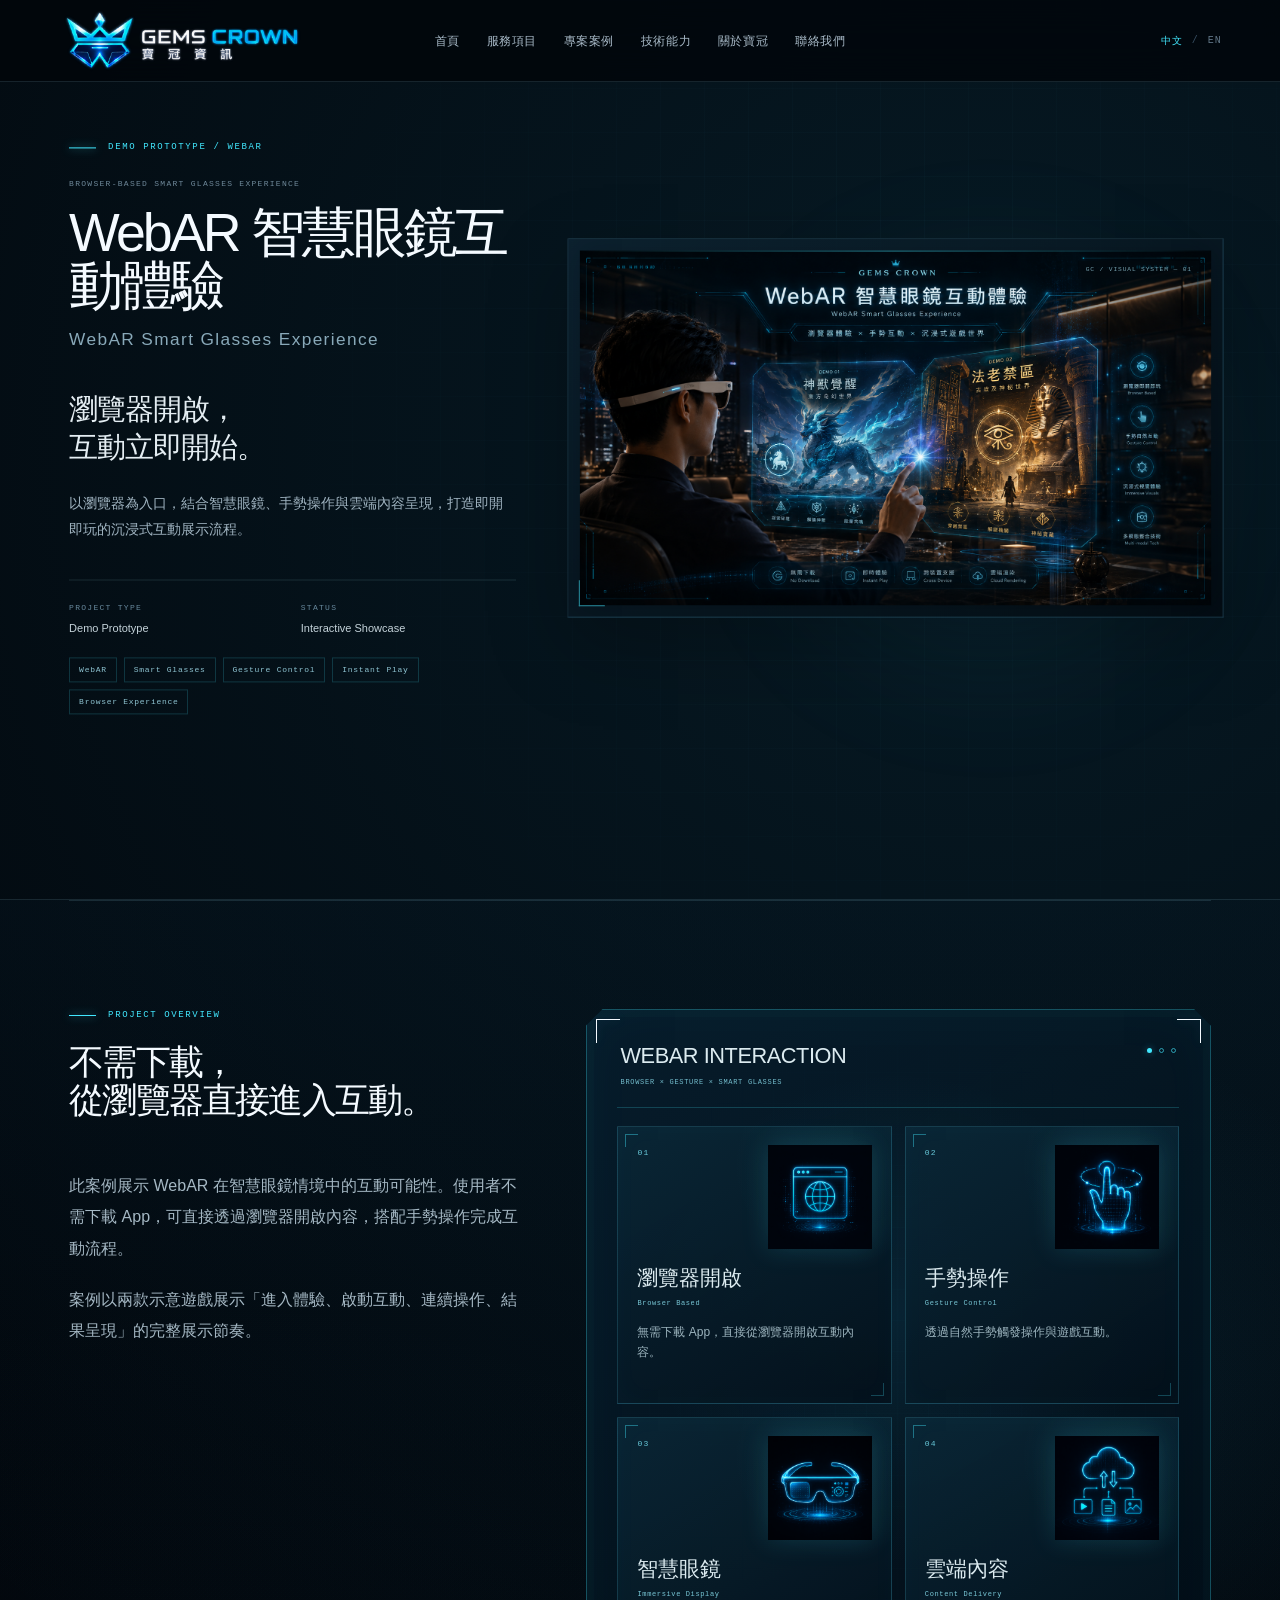
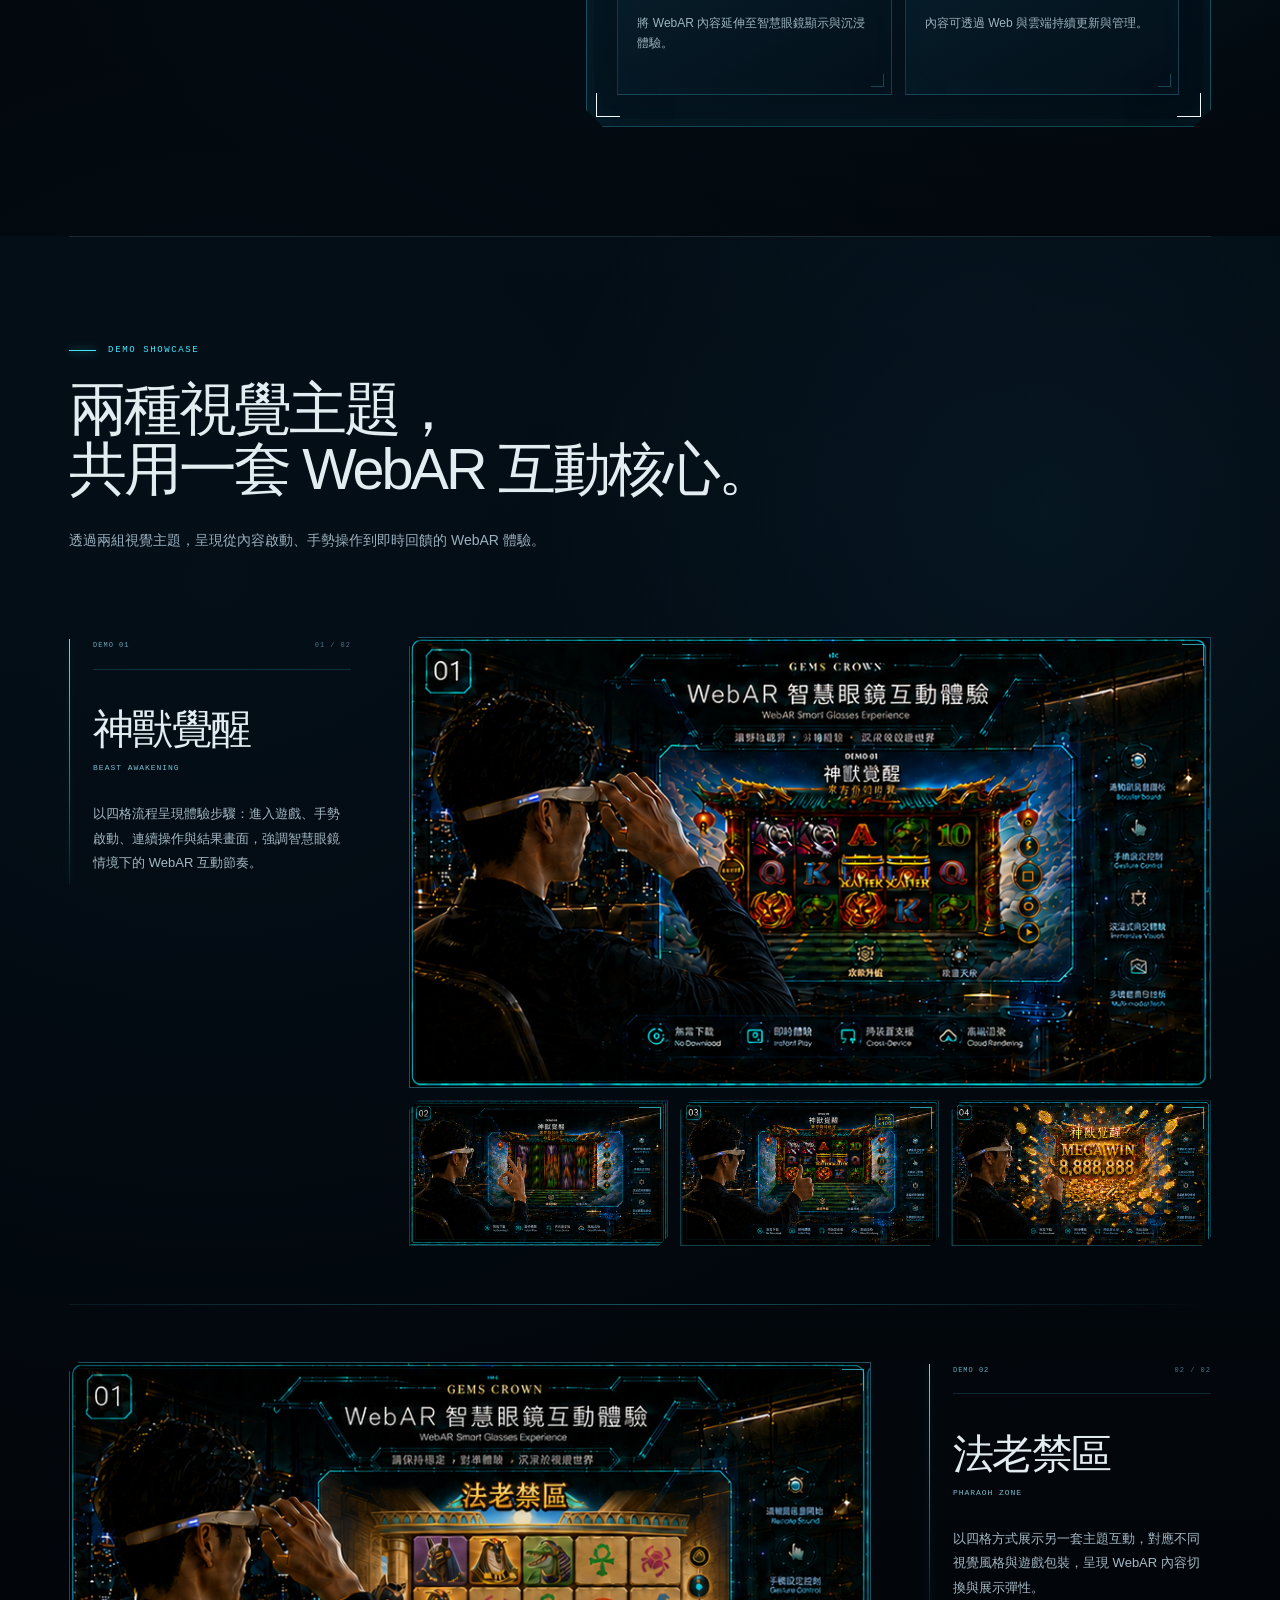
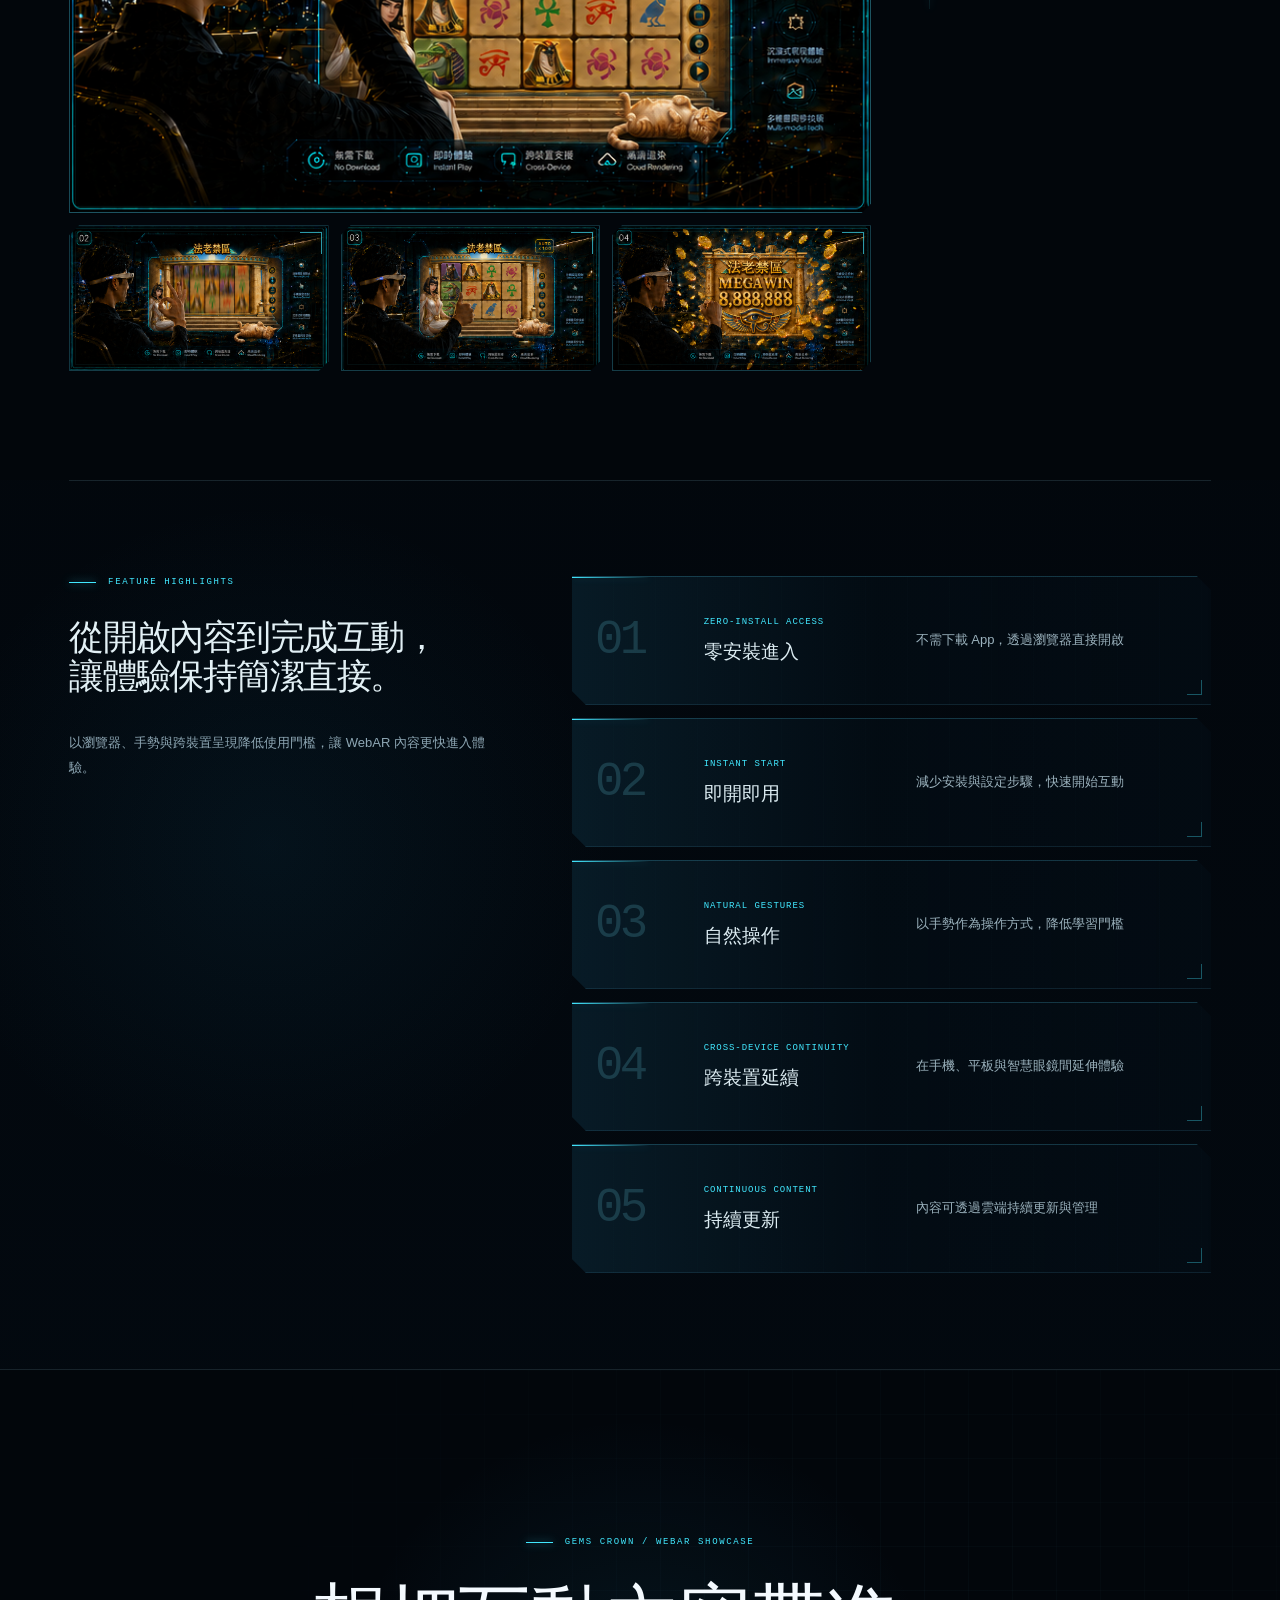
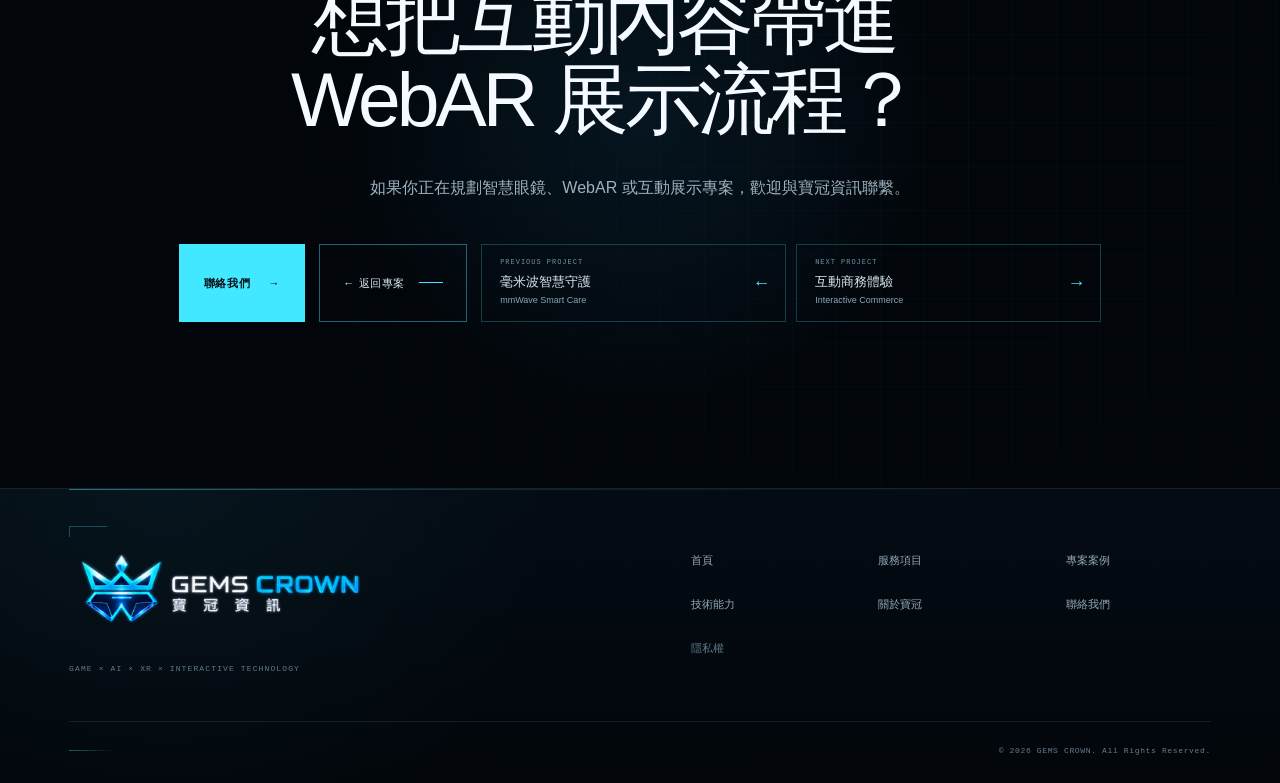
<file: projects/webar-smart-glasses/index.html>
<!DOCTYPE html><html lang="zh-Hant"><head><meta charSet="utf-8"/><meta name="viewport" content="width=device-width, initial-scale=1"/><link rel="preload" as="image" href="/branding/logo-gemscrown-horizontal.png"/><link rel="preload" as="image" href="/branding/logo-gemscrown-compact.png"/><link rel="preload" as="image" href="/projects/webar-smart-glasses/hero.png"/><link rel="stylesheet" href="/_next/static/chunks/2itw12jq97856.css" data-precedence="next"/><link rel="stylesheet" href="/_next/static/chunks/3brun0d7yq_hd.css" data-precedence="next"/><link rel="preload" as="script" fetchPriority="low" href="/_next/static/chunks/3s6nzrbk-8mnv.js"/><script src="/_next/static/chunks/19mx3mg6lkumu.js" async=""></script><script src="/_next/static/chunks/4561u0v7ysn3r.js" async=""></script><script src="/_next/static/chunks/1f5ust74o0qp9.js" async=""></script><script src="/_next/static/chunks/turbopack-28mfh38016ipq.js" async=""></script><script src="/_next/static/chunks/3fntmmi971322.js" async="" crossorigin=""></script><script src="/_next/static/chunks/2hdrdrtch6o3x.js" async="" crossorigin=""></script><script src="/_next/static/chunks/0zbs41-tpjzeo.js" async="" crossorigin=""></script><title>WebAR 智慧眼鏡互動體驗｜GEMS CROWN 寶冠資訊</title><meta name="description" content="GEMS CROWN 寶冠資訊 WebAR 智慧眼鏡互動展示，結合瀏覽器即時開啟、手勢控制與雲端內容呈現，展示免下載的沉浸式互動流程。"/><meta name="keywords" content="GEMS CROWN,寶冠資訊,Game Development,遊戲開發,AI,AI Application,XR,AR,WebAR,WebXR,Interactive Technology,Digital Experience"/><meta name="robots" content="index, follow"/><link rel="canonical" href="http://localhost:3000/projects/webar-smart-glasses/"/><meta property="og:title" content="WebAR 智慧眼鏡互動體驗｜GEMS CROWN 寶冠資訊"/><meta property="og:description" content="GEMS CROWN 寶冠資訊 WebAR 智慧眼鏡互動展示，結合瀏覽器即時開啟、手勢控制與雲端內容呈現，展示免下載的沉浸式互動流程。"/><meta property="og:url" content="http://localhost:3000/projects/webar-smart-glasses/"/><meta property="og:site_name" content="GEMS CROWN 寶冠資訊"/><meta property="og:locale" content="zh_TW"/><meta property="og:image" content="http://localhost:3000/projects/webar-smart-glasses/hero.png"/><meta property="og:image:width" content="1672"/><meta property="og:image:height" content="941"/><meta property="og:image:alt" content="WebAR 智慧眼鏡、手勢控制與互動遊戲展示概念"/><meta property="og:locale:alternate" content="en_US"/><meta property="og:type" content="website"/><meta name="twitter:card" content="summary_large_image"/><meta name="twitter:title" content="WebAR Smart Glasses Experience | GEMS CROWN"/><meta name="twitter:description" content="A GEMS CROWN WebAR smart-glasses showcase combining browser-based access, gesture control, and cloud-delivered content for instant immersive interaction."/><meta name="twitter:image" content="http://localhost:3000/projects/webar-smart-glasses/hero.png"/><link rel="icon" href="/icon.png?icon.2sjdhdkb08elo.png" sizes="1536x1024" type="image/png"/><script src="/_next/static/chunks/0cz1d0mv5g_q7.js" noModule=""></script></head><body><div hidden=""><!--$--><!--/$--></div><div class="site-shell project-case-study-module__wwyeua__caseShell project-case-study-module__wwyeua__webarShell"><a class="skip-link" href="#case-main">跳至主要內容</a><header class="site-header"><a class="brand" href="/" aria-label="GEMS CROWN home"><span class="brand-identity brand-identity-header"><span class="brand-logo-frame brand-logo-horizontal header-logo-horizontal"><img alt="GEMS CROWN 寶冠資訊" width="1536" height="1024" decoding="async" data-nimg="1" style="color:transparent" src="/branding/logo-gemscrown-horizontal.png"/></span><span class="brand-logo-frame brand-logo-compact header-logo-compact"><img alt="GEMS CROWN 寶冠資訊" width="1536" height="1024" decoding="async" data-nimg="1" style="color:transparent" src="/branding/logo-gemscrown-compact.png"/></span></span></a><nav class="desktop-nav" aria-label="主要導覽"><a href="/">首頁</a><a href="/#services">服務項目</a><a href="/#projects">專案案例</a><a href="/#technology">技術能力</a><a href="/#about">關於寶冠</a><a href="/#contact">聯絡我們</a></nav><div class="header-actions"><div class="language-switch" aria-label="語言"><button class="active" aria-pressed="true">中文</button><span>/</span><button class="" aria-pressed="false">EN</button></div><button class="menu-button " aria-label="開啟選單" aria-expanded="false" aria-controls="mobile-navigation"><span></span><span></span></button></div><div class="mobile-menu " id="mobile-navigation" aria-hidden="true"><div class="mobile-menu-grid" aria-hidden="true"></div><nav aria-label="主要導覽"><a href="/" tabindex="-1"><span>0<!-- -->1</span>首頁<span class="arrow" aria-hidden="true">→</span></a><a href="/#services" tabindex="-1"><span>0<!-- -->2</span>服務項目<span class="arrow" aria-hidden="true">→</span></a><a href="/#projects" tabindex="-1"><span>0<!-- -->3</span>專案案例<span class="arrow" aria-hidden="true">→</span></a><a href="/#technology" tabindex="-1"><span>0<!-- -->4</span>技術能力<span class="arrow" aria-hidden="true">→</span></a><a href="/#about" tabindex="-1"><span>0<!-- -->5</span>關於寶冠<span class="arrow" aria-hidden="true">→</span></a><a href="/#contact" tabindex="-1"><span>0<!-- -->6</span>聯絡我們<span class="arrow" aria-hidden="true">→</span></a></nav><p>GAME × AI × XR × INTERACTIVE TECHNOLOGY</p></div></header><main id="case-main"><section class="project-case-study-module__wwyeua__hero" id="project-top"><div class="project-case-study-module__wwyeua__heroGrid" aria-hidden="true"></div><div class="project-case-study-module__wwyeua__heroCopy" data-reveal="true"><p class="project-case-study-module__wwyeua__kicker"><span></span>DEMO PROTOTYPE / WEBAR</p><p class="project-case-study-module__wwyeua__descriptor">Browser-Based Smart Glasses Experience</p><h1>WebAR 智慧眼鏡互動體驗<small>WebAR Smart Glasses Experience</small></h1><p class="project-case-study-module__wwyeua__heroHeadline"><span>瀏覽器開啟，</span><span>互動立即開始。</span></p><p class="project-case-study-module__wwyeua__heroSummary"><span class="project-case-study-module__wwyeua__desktopSummary">以瀏覽器為入口，結合智慧眼鏡、手勢操作與雲端內容呈現，打造即開即玩的沉浸式互動展示流程。</span><span class="project-case-study-module__wwyeua__mobileSummary">以瀏覽器結合智慧眼鏡、手勢操作與雲端內容，打造即開即玩的沉浸式展示。</span></p></div><div class="project-case-study-module__wwyeua__heroVisual"><figure class="project-case-study-module__wwyeua__imageFrame" data-reveal="true"><span class="project-case-study-module__wwyeua__imageCoordinates" aria-hidden="true">GC / VISUAL SYSTEM — 01</span><img alt="WebAR 智慧眼鏡、手勢控制與互動遊戲展示概念" width="1672" height="941" decoding="async" data-nimg="1" style="color:transparent" src="/projects/webar-smart-glasses/hero.png"/><span class="project-case-study-module__wwyeua__frameCorner" aria-hidden="true"></span></figure><span class="project-case-study-module__wwyeua__heroWarmGlow" aria-hidden="true"></span></div><div class="project-case-study-module__wwyeua__projectMeta"><dl><div><dt>PROJECT TYPE</dt><dd>Demo Prototype</dd></div><div><dt>STATUS</dt><dd>Interactive Showcase</dd></div></dl><ul class="project-case-study-module__wwyeua__tags" aria-label="Project technologies"><li>WebAR</li><li>Smart Glasses</li><li>Gesture Control</li><li>Instant Play</li><li>Browser Experience</li></ul></div></section><section class="project-case-study-module__wwyeua__section project-case-study-module__wwyeua__overview webar-case-study-module__Lrhi6W__webarOverview"><div class="webar-case-study-module__Lrhi6W__webarOverviewLayout"><div class="webar-case-study-module__Lrhi6W__webarOverviewCopy"><header class="project-case-study-module__wwyeua__sectionHeader" data-reveal="true"><p class="project-case-study-module__wwyeua__kicker"><span></span>PROJECT OVERVIEW</p><div class="project-case-study-module__wwyeua__sectionHeadingRow"><h2 class="webar-case-study-module__Lrhi6W__webarOverviewTitle"><span class="webar-case-study-module__Lrhi6W__webarDesktopTitle"><span>不需下載，</span><span>從瀏覽器直接進入互動。</span></span><span class="webar-case-study-module__Lrhi6W__webarMobileTitle"><span>不需下載，</span><span>從瀏覽器直接</span><span>進入互動。</span></span></h2></div></header><div class="project-case-study-module__wwyeua__prose" data-reveal="true"><p>此案例展示 WebAR 在智慧眼鏡情境中的互動可能性。使用者不需下載 App，可直接透過瀏覽器開啟內容，搭配手勢操作完成互動流程。</p><p>案例以兩款示意遊戲展示「進入體驗、啟動互動、連續操作、結果呈現」的完整展示節奏。</p></div></div><section class="webar-case-study-module__Lrhi6W__interactionPanel" aria-labelledby="webar-interaction-title" data-reveal="true"><span class="webar-case-study-module__Lrhi6W__interactionPanelCorners" aria-hidden="true"><i></i><i></i><i></i><i></i></span><header class="webar-case-study-module__Lrhi6W__interactionPanelHeader"><div><h3 id="webar-interaction-title">WEBAR INTERACTION</h3><p>BROWSER × GESTURE × SMART GLASSES</p></div><span aria-hidden="true"><i></i><i></i><i></i></span></header><ol class="webar-case-study-module__Lrhi6W__interactionGrid"><li><span class="webar-case-study-module__Lrhi6W__interactionCardCorners" aria-hidden="true"><i></i><i></i></span><div class="webar-case-study-module__Lrhi6W__interactionCardTop"><span>0<!-- -->1</span><img alt="" aria-hidden="true" loading="lazy" width="1254" height="1254" decoding="async" data-nimg="1" class="webar-case-study-module__Lrhi6W__interactionIcon" style="color:transparent" src="/projects/webar-smart-glasses/overview/webar-browser-icon.png"/></div><div class="webar-case-study-module__Lrhi6W__interactionCopy"><h3>瀏覽器開啟</h3><small>Browser Based</small><p>無需下載 App，直接從瀏覽器開啟互動內容。</p></div></li><li><span class="webar-case-study-module__Lrhi6W__interactionCardCorners" aria-hidden="true"><i></i><i></i></span><div class="webar-case-study-module__Lrhi6W__interactionCardTop"><span>0<!-- -->2</span><img alt="" aria-hidden="true" loading="lazy" width="1254" height="1254" decoding="async" data-nimg="1" class="webar-case-study-module__Lrhi6W__interactionIcon" style="color:transparent" src="/projects/webar-smart-glasses/overview/webar-gesture-control-icon.png"/></div><div class="webar-case-study-module__Lrhi6W__interactionCopy"><h3>手勢操作</h3><small>Gesture Control</small><p>透過自然手勢觸發操作與遊戲互動。</p></div></li><li><span class="webar-case-study-module__Lrhi6W__interactionCardCorners" aria-hidden="true"><i></i><i></i></span><div class="webar-case-study-module__Lrhi6W__interactionCardTop"><span>0<!-- -->3</span><img alt="" aria-hidden="true" loading="lazy" width="1254" height="1254" decoding="async" data-nimg="1" class="webar-case-study-module__Lrhi6W__interactionIcon" style="color:transparent" src="/projects/webar-smart-glasses/overview/webar-smart-glasses-icon.png"/></div><div class="webar-case-study-module__Lrhi6W__interactionCopy"><h3>智慧眼鏡</h3><small>Immersive Display</small><p>將 WebAR 內容延伸至智慧眼鏡顯示與沉浸體驗。</p></div></li><li><span class="webar-case-study-module__Lrhi6W__interactionCardCorners" aria-hidden="true"><i></i><i></i></span><div class="webar-case-study-module__Lrhi6W__interactionCardTop"><span>0<!-- -->4</span><img alt="" aria-hidden="true" loading="lazy" width="1254" height="1254" decoding="async" data-nimg="1" class="webar-case-study-module__Lrhi6W__interactionIcon" style="color:transparent" src="/projects/webar-smart-glasses/overview/webar-cloud-content-icon.png"/></div><div class="webar-case-study-module__Lrhi6W__interactionCopy"><h3>雲端內容</h3><small>Content Delivery</small><p>內容可透過 Web 與雲端持續更新與管理。</p></div></li></ol></section></div></section><section class="project-case-study-module__wwyeua__section webar-case-study-module__Lrhi6W__showcase"><header class="webar-case-study-module__Lrhi6W__showcaseIntro" data-reveal="true"><p class="project-case-study-module__wwyeua__kicker"><span></span>DEMO SHOWCASE</p><h2><span class="webar-case-study-module__Lrhi6W__showcaseTitleDesktop"><span>兩種視覺主題，</span><span>共用一套 WebAR 互動核心。</span></span><span class="webar-case-study-module__Lrhi6W__showcaseTitleMobile"><span>兩種視覺主題，</span><span>共用一套 WebAR</span><span>互動核心。</span></span></h2><p>透過兩組視覺主題，呈現從內容啟動、手勢操作到即時回饋的 WebAR 體驗。</p></header><div class="webar-case-study-module__Lrhi6W__demoList"><article class="webar-case-study-module__Lrhi6W__demoBlock " data-reveal="true"><header class="webar-case-study-module__Lrhi6W__demoCopy"><div class="webar-case-study-module__Lrhi6W__demoIndex"><span>DEMO 01</span><small>0<!-- -->1<!-- --> / 02</small></div><div class="webar-case-study-module__Lrhi6W__demoCopyText"><h3>神獸覺醒<small>Beast Awakening</small></h3><p>以四格流程呈現體驗步驟：進入遊戲、手勢啟動、連續操作與結果畫面，強調智慧眼鏡情境下的 WebAR 互動節奏。</p></div></header><div class="webar-case-study-module__Lrhi6W__demoGallery" role="group" aria-label="神獸覺醒 WebAR 智慧眼鏡四格互動流程示意"><figure class="webar-case-study-module__Lrhi6W__demoPanel webar-case-study-module__Lrhi6W__demoPanelPrimary" data-panel="1"><img alt="神獸覺醒 WebAR 體驗啟動畫面" loading="lazy" width="1672" height="941" decoding="async" data-nimg="1" style="color:transparent" src="/projects/webar-smart-glasses/beast-awakening-4panel-demo.png"/><i class="webar-case-study-module__Lrhi6W__demoPanelCorner" aria-hidden="true"></i></figure><div class="webar-case-study-module__Lrhi6W__demoThumbnailGrid"><figure class="webar-case-study-module__Lrhi6W__demoPanel " data-panel="2"><img alt="神獸覺醒 WebAR 手勢啟動遊戲畫面" loading="lazy" width="1672" height="941" decoding="async" data-nimg="1" style="color:transparent" src="/projects/webar-smart-glasses/beast-awakening-4panel-demo.png"/><i class="webar-case-study-module__Lrhi6W__demoPanelCorner" aria-hidden="true"></i></figure><figure class="webar-case-study-module__Lrhi6W__demoPanel " data-panel="3"><img alt="神獸覺醒 WebAR 比讚手勢互動畫面" loading="lazy" width="1672" height="941" decoding="async" data-nimg="1" style="color:transparent" src="/projects/webar-smart-glasses/beast-awakening-4panel-demo.png"/><i class="webar-case-study-module__Lrhi6W__demoPanelCorner" aria-hidden="true"></i></figure><figure class="webar-case-study-module__Lrhi6W__demoPanel " data-panel="4"><img alt="神獸覺醒 WebAR Mega Win 結果畫面" loading="lazy" width="1672" height="941" decoding="async" data-nimg="1" style="color:transparent" src="/projects/webar-smart-glasses/beast-awakening-4panel-demo.png"/><i class="webar-case-study-module__Lrhi6W__demoPanelCorner" aria-hidden="true"></i></figure></div></div></article><article class="webar-case-study-module__Lrhi6W__demoBlock webar-case-study-module__Lrhi6W__demoBlockReverse" data-reveal="true"><header class="webar-case-study-module__Lrhi6W__demoCopy"><div class="webar-case-study-module__Lrhi6W__demoIndex"><span>DEMO 02</span><small>0<!-- -->2<!-- --> / 02</small></div><div class="webar-case-study-module__Lrhi6W__demoCopyText"><h3>法老禁區<small>Pharaoh Zone</small></h3><p>以四格方式展示另一套主題互動，對應不同視覺風格與遊戲包裝，呈現 WebAR 內容切換與展示彈性。</p></div></header><div class="webar-case-study-module__Lrhi6W__demoGallery" role="group" aria-label="法老禁區 WebAR 智慧眼鏡四格互動流程示意"><figure class="webar-case-study-module__Lrhi6W__demoPanel webar-case-study-module__Lrhi6W__demoPanelPrimary" data-panel="1"><img alt="法老禁區 WebAR 體驗啟動畫面" loading="lazy" width="1672" height="941" decoding="async" data-nimg="1" style="color:transparent" src="/projects/webar-smart-glasses/pharaoh-zone-4panel-demo.png"/><i class="webar-case-study-module__Lrhi6W__demoPanelCorner" aria-hidden="true"></i></figure><div class="webar-case-study-module__Lrhi6W__demoThumbnailGrid"><figure class="webar-case-study-module__Lrhi6W__demoPanel " data-panel="2"><img alt="法老禁區 WebAR 手勢啟動遊戲畫面" loading="lazy" width="1672" height="941" decoding="async" data-nimg="1" style="color:transparent" src="/projects/webar-smart-glasses/pharaoh-zone-4panel-demo.png"/><i class="webar-case-study-module__Lrhi6W__demoPanelCorner" aria-hidden="true"></i></figure><figure class="webar-case-study-module__Lrhi6W__demoPanel " data-panel="3"><img alt="法老禁區 WebAR 比讚手勢互動畫面" loading="lazy" width="1672" height="941" decoding="async" data-nimg="1" style="color:transparent" src="/projects/webar-smart-glasses/pharaoh-zone-4panel-demo.png"/><i class="webar-case-study-module__Lrhi6W__demoPanelCorner" aria-hidden="true"></i></figure><figure class="webar-case-study-module__Lrhi6W__demoPanel " data-panel="4"><img alt="法老禁區 WebAR Mega Win 結果畫面" loading="lazy" width="1672" height="941" decoding="async" data-nimg="1" style="color:transparent" src="/projects/webar-smart-glasses/pharaoh-zone-4panel-demo.png"/><i class="webar-case-study-module__Lrhi6W__demoPanelCorner" aria-hidden="true"></i></figure></div></div></article></div></section><section class="project-case-study-module__wwyeua__section webar-case-study-module__Lrhi6W__features"><div class="webar-case-study-module__Lrhi6W__featureLayout"><header class="webar-case-study-module__Lrhi6W__featureIntro" data-reveal="true"><p class="project-case-study-module__wwyeua__kicker"><span></span>FEATURE HIGHLIGHTS</p><h2 class="webar-case-study-module__Lrhi6W__featureTitle"><span class="webar-case-study-module__Lrhi6W__featureTitleDesktop"><span>從開啟內容到完成互動，</span><span>讓體驗保持簡潔直接。</span></span><span class="webar-case-study-module__Lrhi6W__featureTitleMobile"><span>從開啟內容到</span><span>完成互動，</span><span>讓體驗保持</span><span>簡潔直接。</span></span></h2><p class="webar-case-study-module__Lrhi6W__featureIntroDescription">以瀏覽器、手勢與跨裝置呈現降低使用門檻，讓 WebAR 內容更快進入體驗。</p></header><ol class="webar-case-study-module__Lrhi6W__featureList" data-reveal="true"><li><span class="webar-case-study-module__Lrhi6W__featureNumber">0<!-- -->1</span><div class="webar-case-study-module__Lrhi6W__featureHeading"><b>ZERO-INSTALL ACCESS</b><h3>零安裝進入</h3></div><p class="webar-case-study-module__Lrhi6W__featureDescription">不需下載 App，透過瀏覽器直接開啟</p><span class="webar-case-study-module__Lrhi6W__featureAccent" aria-hidden="true"></span></li><li><span class="webar-case-study-module__Lrhi6W__featureNumber">0<!-- -->2</span><div class="webar-case-study-module__Lrhi6W__featureHeading"><b>INSTANT START</b><h3>即開即用</h3></div><p class="webar-case-study-module__Lrhi6W__featureDescription">減少安裝與設定步驟，快速開始互動</p><span class="webar-case-study-module__Lrhi6W__featureAccent" aria-hidden="true"></span></li><li><span class="webar-case-study-module__Lrhi6W__featureNumber">0<!-- -->3</span><div class="webar-case-study-module__Lrhi6W__featureHeading"><b>NATURAL GESTURES</b><h3>自然操作</h3></div><p class="webar-case-study-module__Lrhi6W__featureDescription">以手勢作為操作方式，降低學習門檻</p><span class="webar-case-study-module__Lrhi6W__featureAccent" aria-hidden="true"></span></li><li><span class="webar-case-study-module__Lrhi6W__featureNumber">0<!-- -->4</span><div class="webar-case-study-module__Lrhi6W__featureHeading"><b>CROSS-DEVICE CONTINUITY</b><h3>跨裝置延續</h3></div><p class="webar-case-study-module__Lrhi6W__featureDescription">在手機、平板與智慧眼鏡間延伸體驗</p><span class="webar-case-study-module__Lrhi6W__featureAccent" aria-hidden="true"></span></li><li><span class="webar-case-study-module__Lrhi6W__featureNumber">0<!-- -->5</span><div class="webar-case-study-module__Lrhi6W__featureHeading"><b>CONTINUOUS CONTENT</b><h3>持續更新</h3></div><p class="webar-case-study-module__Lrhi6W__featureDescription">內容可透過雲端持續更新與管理</p><span class="webar-case-study-module__Lrhi6W__featureAccent" aria-hidden="true"></span></li></ol></div></section><section class="project-case-study-module__wwyeua__ending"><div class="project-case-study-module__wwyeua__endingGrid" aria-hidden="true"></div><div data-reveal="true"><p class="project-case-study-module__wwyeua__kicker"><span></span>GEMS CROWN / WEBAR SHOWCASE</p><h2><span>想把互動內容帶進</span><span>WebAR 展示流程？</span></h2><div class="project-case-study-module__wwyeua__endingBody"><p>如果你正在規劃智慧眼鏡、WebAR 或互動展示專案，歡迎與寶冠資訊聯繫。</p></div><div class="project-case-study-module__wwyeua__endingLinks"><a class="project-case-study-module__wwyeua__contactCta" href="/#contact">聯絡我們<span aria-hidden="true">→</span></a><a class="project-case-study-module__wwyeua__backLink" href="/#projects">← 返回專案<i aria-hidden="true"></i></a><nav class="project-case-study-module__wwyeua__projectNavigation project-case-study-module__wwyeua__projectNavigationMultiple" aria-label="上一個專案：毫米波智慧守護 / 下一個專案：互動商務體驗"><a class="project-case-study-module__wwyeua__projectNavigationLink project-case-study-module__wwyeua__previous" href="/projects/mmwave-smart-care/"><small>PREVIOUS PROJECT</small><strong>毫米波智慧守護</strong><span>mmWave Smart Care</span><i aria-hidden="true">←</i></a><a class="project-case-study-module__wwyeua__projectNavigationLink project-case-study-module__wwyeua__next" href="/projects/interactive-commerce/"><small>NEXT PROJECT</small><strong>互動商務體驗</strong><span>Interactive Commerce</span><i aria-hidden="true">→</i></a></nav></div></div></section></main><footer class="site-footer"><div class="footer-brand"><a class="brand" href="/"><span class="brand-identity brand-identity-footer"><span class="brand-logo-frame brand-logo-horizontal"><img alt="GEMS CROWN 寶冠資訊" loading="lazy" width="1536" height="1024" decoding="async" data-nimg="1" style="color:transparent" src="/branding/logo-gemscrown-horizontal.png"/></span></span></a><p>Game × AI × XR × Interactive Technology</p></div><nav class="footer-nav" aria-label="頁尾導覽"><a href="/">首頁</a><a href="/#services">服務項目</a><a href="/#projects">專案案例</a><a href="/#technology">技術能力</a><a href="/#about">關於寶冠</a><a href="/#contact">聯絡我們</a><span class="footer-privacy" aria-disabled="true">隱私權</span></nav><div class="footer-bottom"><p>© <!-- -->2026<!-- --> GEMS CROWN. <!-- -->All Rights Reserved.</p></div></footer></div><!--$--><!--/$--><script src="/_next/static/chunks/3s6nzrbk-8mnv.js" id="_R_" async=""></script><script>(self.__next_f=self.__next_f||[]).push([0])</script><script>self.__next_f.push([1,"1:\"$Sreact.fragment\"\n2:I[39756,[\"/_next/static/chunks/3fntmmi971322.js\"],\"default\"]\n3:I[37457,[\"/_next/static/chunks/3fntmmi971322.js\"],\"default\"]\n4:I[82939,[\"/_next/static/chunks/3fntmmi971322.js\",\"/_next/static/chunks/2hdrdrtch6o3x.js\",\"/_next/static/chunks/0zbs41-tpjzeo.js\"],\"default\"]\nb:I[68027,[\"/_next/static/chunks/3fntmmi971322.js\"],\"default\",1]\n:HL[\"/_next/static/chunks/2itw12jq97856.css\",\"style\"]\n:HL[\"/_next/static/chunks/3brun0d7yq_hd.css\",\"style\"]\n9:X\n0:{\"P\":null,\"c\":[\"\",\"projects\",\"webar-smart-glasses\",\"\"],\"q\":\"\",\"i\":false,\"f\":[[[\"\",{\"children\":[\"projects\",{\"children\":[\"webar-smart-glasses\",{\"children\":[\"__PAGE__\",{},\"$undefined\",\"$undefined\",4608]},\"$undefined\",\"$undefined\",4608]},\"$undefined\",\"$undefined\",4608]},\"$undefined\",\"$undefined\",4624],[[\"$\",\"$1\",\"c\",{\"children\":[[[\"$\",\"link\",\"0\",{\"rel\":\"stylesheet\",\"href\":\"/_next/static/chunks/2itw12jq97856.css\",\"precedence\":\"next\",\"crossOrigin\":\"$undefined\",\"nonce\":\"$undefined\"}],[\"$\",\"script\",\"script-0\",{\"src\":\"/_next/static/chunks/3fntmmi971322.js\",\"async\":true,\"nonce\":\"$undefined\"}]],[\"$\",\"html\",null,{\"lang\":\"zh-Hant\",\"children\":[\"$\",\"body\",null,{\"children\":[\"$\",\"$L2\",null,{\"parallelRouterKey\":\"children\",\"error\":\"$undefined\",\"errorStyles\":\"$undefined\",\"errorScripts\":\"$undefined\",\"template\":[\"$\",\"$L3\",null,{}],\"templateStyles\":\"$undefined\",\"templateScripts\":\"$undefined\",\"notFound\":[[[\"$\",\"title\",null,{\"children\":\"404: This page could not be found.\"}],[\"$\",\"div\",null,{\"style\":{\"fontFamily\":\"system-ui,\\\"Segoe UI\\\",Roboto,Helvetica,Arial,sans-serif,\\\"Apple Color Emoji\\\",\\\"Segoe UI Emoji\\\"\",\"height\":\"100vh\",\"textAlign\":\"center\",\"display\":\"flex\",\"flexDirection\":\"column\",\"alignItems\":\"center\",\"justifyContent\":\"center\"},\"children\":[\"$\",\"div\",null,{\"children\":[[\"$\",\"style\",null,{\"dangerouslySetInnerHTML\":{\"__html\":\"body{color:#000;background:#fff;margin:0}.next-error-h1{border-right:1px solid rgba(0,0,0,.3)}@media (prefers-color-scheme:dark){body{color:#fff;background:#000}.next-error-h1{border-right:1px solid rgba(255,255,255,.3)}}\"}}],[\"$\",\"h1\",null,{\"className\":\"next-error-h1\",\"style\":{\"display\":\"inline-block\",\"margin\":\"0 20px 0 0\",\"padding\":\"0 23px 0 0\",\"fontSize\":24,\"fontWeight\":500,\"verticalAlign\":\"top\",\"lineHeight\":\"49px\"},\"children\":404}],[\"$\",\"div\",null,{\"style\":{\"display\":\"inline-block\"},\"children\":[\"$\",\"h2\",null,{\"style\":{\"fontSize\":14,\"fontWeight\":400,\"lineHeight\":\"49px\",\"margin\":0},\"children\":\"This page could not be found.\"}]}]]}]}]],[]],\"forbidden\":\"$undefined\",\"unauthorized\":\"$undefined\"}]}]}]]}],{\"children\":[[\"$\",\"$1\",\"c\",{\"children\":[null,[\"$\",\"$L2\",null,{\"parallelRouterKey\":\"children\",\"error\":\"$undefined\",\"errorStyles\":\"$undefined\",\"errorScripts\":\"$undefined\",\"template\":[\"$\",\"$L3\",null,{}],\"templateStyles\":\"$undefined\",\"templateScripts\":\"$undefined\",\"notFound\":\"$undefined\",\"forbidden\":\"$undefined\",\"unauthorized\":\"$undefined\"}]]}],{\"children\":[[\"$\",\"$1\",\"c\",{\"children\":[null,[\"$\",\"$L2\",null,{\"parallelRouterKey\":\"children\",\"error\":\"$undefined\",\"errorStyles\":\"$undefined\",\"errorScripts\":\"$undefined\",\"template\":[\"$\",\"$L3\",null,{}],\"templateStyles\":\"$undefined\",\"templateScripts\":\"$undefined\",\"notFound\":\"$undefined\",\"forbidden\":\"$undefined\",\"unauthorized\":\"$undefined\"}]]}],{\"children\":[[\"$\",\"$1\",\"c\",{\"children\":[[\"$\",\"$L4\",null,{\"project\":{\"slug\":\"webar-smart-glasses\",\"href\":\"/projects/webar-smart-glasses\",\"descriptor\":\"Browser-Based Smart Glasses Experience\",\"tags\":[\"WebAR\",\"Smart Glasses\",\"Gesture Control\",\"Instant Play\",\"Browser Experience\"],\"images\":{\"hero\":\"/projects/webar-smart-glasses/hero.png\"},\"overviewIcons\":[\"/projects/webar-smart-glasses/overview/webar-browser-icon.png\",\"/projects/webar-smart-glasses/overview/webar-gesture-control-icon.png\",\"/projects/webar-smart-glasses/overview/webar-smart-glasses-icon.png\",\"/projects/webar-smart-glasses/overview/webar-cloud-content-icon.png\"],\"seo\":{\"zh-TW\":{\"title\":\"WebAR 智慧眼鏡互動體驗｜GEMS CROWN 寶冠資訊\",\"description\":\"GEMS CROWN 寶冠資訊 WebAR 智慧眼鏡互動展示，結合瀏覽器即時開啟、手勢控制與雲端內容呈現，展示免下載的沉浸式互動流程。\"},\"en\":{\"title\":\"WebAR Smart Glasses Experience | GEMS CROWN\",\"description\":\"A GEMS CROWN WebAR smart-glasses showcase combining browser-based access, gesture control, and cloud-delivered content for instant immersive interaction.\"}},\"content\":{\"zh-TW\":{\"hero\":{\"label\":\"DEMO PROTOTYPE / WEBAR\",\"title\":\"WebAR 智慧眼鏡互動體驗\",\"secondaryTitle\":\"WebAR Smart Glasses Experience\",\"headline\":[\"瀏覽器開啟，\",\"互動立即開始。\"],\"summary\":\"以瀏覽器為入口，結合智慧眼鏡、手勢操作與雲端內容呈現，打造即開即玩的沉浸式互動展示流程。\",\"mobileSummary\":\"以瀏覽器結合智慧眼鏡、手勢操作與雲端內容，打造即開即玩的沉浸式展示。\",\"typeLabel\":\"PROJECT TYPE\",\"typeValue\":\"Demo Prototype\",\"statusLabel\":\"STATUS\",\"statusValue\":\"Interactive Showcase\"},\"overview\":{\"label\":\"PROJECT OVERVIEW\",\"title\":[\"不需下載，\",\"從瀏覽器直接進入互動。\"],\"mobileTitle\":[\"不需下載，\",\"從瀏覽器直接\",\"進入互動。\"],\"interactionPanel\":{\"title\":\"WEBAR INTERACTION\",\"subtitle\":\"BROWSER × GESTURE × SMART GLASSES\"},\"paragraphs\":[\"此案例展示 WebAR 在智慧眼鏡情境中的互動可能性。使用者不需下載 App，可直接透過瀏覽器開啟內容，搭配手勢操作完成互動流程。\",\"案例以兩款示意遊戲展示「進入體驗、啟動互動、連續操作、結果呈現」的完整展示節奏。\"],\"nodes\":[{\"code\":\"BROWSER\",\"title\":\"瀏覽器開啟\",\"subtitle\":\"Browser Based\",\"description\":\"無需下載 App，直接從瀏覽器開啟互動內容。\"},{\"code\":\"GESTURE\",\"title\":\"手勢操作\",\"subtitle\":\"Gesture Control\",\"description\":\"透過自然手勢觸發操作與遊戲互動。\"},{\"code\":\"SMART GLASSES\",\"title\":\"智慧眼鏡\",\"subtitle\":\"Immersive Display\",\"description\":\"將 WebAR 內容延伸至智慧眼鏡顯示與沉浸體驗。\"},{\"code\":\"CLOUD CONTENT\",\"title\":\"雲端內容\",\"subtitle\":\"Content Delivery\",\"description\":\"內容可透過 Web 與雲端持續更新與管理。\"}]},\"showcase\":{\"label\":\"DEMO SHOWCASE\",\"title\":[\"兩種視覺主題，\",\"共用一套 WebAR 互動核心。\"],\"mobileTitle\":[\"兩種視覺主題，\",\"共用一套 WebAR\",\"互動核心。\"],\"description\":\"透過兩組視覺主題，呈現從內容啟動、手勢操作到即時回饋的 WebAR 體驗。\",\"items\":[{\"code\":\"DEMO 01\",\"title\":\"神獸覺醒\",\"secondaryTitle\":\"Beast Awakening\",\"description\":\"以四格流程呈現體驗步驟：進入遊戲、手勢啟動、連續操作與結果畫面，強調智慧眼鏡情境下的 WebAR 互動節奏。\",\"image\":\"/projects/webar-smart-glasses/beast-awakening-4panel-demo.png\",\"imageAlt\":\"神獸覺醒 WebAR 智慧眼鏡四格互動流程示意\",\"panelAlts\":[\"神獸覺醒 WebAR 體驗啟動畫面\",\"神獸覺醒 WebAR 手勢啟動遊戲畫面\",\"神獸覺醒 WebAR 比讚手勢互動畫面\",\"神獸覺醒 WebAR Mega Win 結果畫面\"]},{\"code\":\"DEMO 02\",\"title\":\"法老禁區\",\"secondaryTitle\":\"Pharaoh Zone\",\"description\":\"以四格方式展示另一套主題互動，對應不同視覺風格與遊戲包裝，呈現 WebAR 內容切換與展示彈性。\",\"image\":\"/projects/webar-smart-glasses/pharaoh-zone-4panel-demo.png\",\"imageAlt\":\"法老禁區 WebAR 智慧眼鏡四格互動流程示意\",\"panelAlts\":[\"法老禁區 WebAR 體驗啟動畫面\",\"法老禁區 WebAR 手勢啟動遊戲畫面\",\"法老禁區 WebAR 比讚手勢互動畫面\",\"法老禁區 WebAR Mega Win 結果畫面\"]}]},\"features\":{\"label\":\"FEATURE HIGHLIGHTS\",\"title\":[\"從開啟內容到完成互動，\",\"讓體驗保持簡潔直接。\"],\"mobileTitle\":[\"從開啟內容到\",\"完成互動，\",\"讓體驗保持\",\"簡潔直接。\"],\"description\":\"以瀏覽器、手勢與跨裝置呈現降低使用門檻，讓 WebAR 內容更快進入體驗。\",\"items\":[{\"code\":\"ZERO-INSTALL ACCESS\",\"title\":\"零安裝進入\",\"description\":\"不需下載 App，透過瀏覽器直接開啟\"},{\"code\":\"INSTANT START\",\"title\":\"即開即用\",\"description\":\"減少安裝與設定步驟，快速開始互動\"},{\"code\":\"NATURAL GESTURES\",\"title\":\"自然操作\",\"description\":\"以手勢作為操作方式，降低學習門檻\"},{\"code\":\"CROSS-DEVICE CONTINUITY\",\"title\":\"跨裝置延續\",\"description\":\"在手機、平板與智慧眼鏡間延伸體驗\"},{\"code\":\"CONTINUOUS CONTENT\",\"title\":\"持續更新\",\"description\":\"內容可透過雲端持續更新與管理\"}]},\"ending\":{\"kicker\":\"GEMS CROWN / WEBAR SHOWCASE\",\"title\":[\"想把互動內容帶進\",\"WebAR 展示流程？\"],\"paragraphs\":[\"如果你正在規劃智慧眼鏡、WebAR 或互動展示專案，歡迎與寶冠資訊聯繫。\"],\"contactCta\":{\"label\":\"聯絡我們\",\"href\":\"/#contact\"},\"backLabel\":\"← 返回專案\",\"navigation\":[{\"ariaLabel\":\"上一個專案：毫米波智慧守護\",\"label\":\"PREVIOUS PROJECT\",\"title\":\"毫米波智慧守護\",\"secondaryTitle\":\"mmWave Smart Care\",\"href\":\"/projects/mmwave-smart-care\",\"direction\":\"previous\"},{\"ariaLabel\":\"下一個專案：互動商務體驗\",\"label\":\"NEXT PROJECT\",\"title\":\"互動商務體驗\",\"secondaryTitle\":\"Interactive Commerce\",\"href\":\"/projects/interactive-commerce\",\"direction\":\"next\"}]},\"imageAlts\":{\"hero\":\"WebAR 智慧眼鏡、手勢控制與互動遊戲展示概念\"}},\"en\":{\"hero\":{\"label\":\"DEMO PROTOTYPE / WEBAR\",\"title\":\"WebAR Smart Glasses Experience\",\"secondaryTitle\":\"WebAR 智慧眼鏡互動體驗\",\"headline\":[\"Open the Browser.\",\"Start the Experience.\"],\"summary\":\"A browser-based interactive showcase that combines smart glasses, gesture control, and cloud-delivered content for instant immersive experiences.\",\"mobileSummary\":\"A browser-based showcase combining smart glasses, gesture control, and cloud-delivered interactive content.\",\"typeLabel\":\"PROJECT TYPE\",\"typeValue\":\"Demo Prototype\",\"statusLabel\":\"STATUS\",\"statusValue\":\"Interactive Showcase\"},\"overview\":{\"label\":\"PROJECT OVERVIEW\",\"title\":[\"Enter through the browser.\",\"Interact without an app.\"],\"mobileTitle\":[\"Enter through\",\"the browser.\",\"Interact without\",\"an app.\"],\"interactionPanel\":{\"title\":\"WEBAR INTERACTION\",\"subtitle\":\"BROWSER × GESTURE × SMART GLASSES\"},\"paragraphs\":[\"This case study demonstrates how WebAR can be used in a smart-glasses interaction scenario. Users can open the experience directly in a browser without downloading an app, then interact through gesture-based control.\",\"Two demo games showcase the full flow from launch to interaction and result presentation.\"],\"nodes\":[{\"code\":\"BROWSER\",\"title\":\"Browser Access\",\"subtitle\":\"Browser Based\",\"description\":\"Open interactive content directly in the browser without downloading an app.\"},{\"code\":\"GESTURE\",\"title\":\"Gesture Control\",\"subtitle\":\"Gesture Control\",\"description\":\"Use natural gestures to trigger controls and game interactions.\"},{\"code\":\"SMART GLASSES\",\"title\":\"Smart Glasses\",\"subtitle\":\"Immersive Display\",\"description\":\"Extend WebAR content into smart-glasses displays and immersive experiences.\"},{\"code\":\"CLOUD CONTENT\",\"title\":\"Cloud Content\",\"subtitle\":\"Content Delivery\",\"description\":\"Manage and continuously update content through web and cloud delivery.\"}]},\"showcase\":{\"label\":\"DEMO SHOWCASE\",\"title\":[\"Two Visual Themes,\",\"One Shared WebAR Interaction Core.\"],\"mobileTitle\":[\"Two Visual Themes,\",\"One Shared WebAR\",\"Interaction Core.\"],\"description\":\"Two visual themes demonstrate a shared WebAR interaction core, from content launch and gesture input to real-time feedback.\",\"items\":[{\"code\":\"DEMO 01\",\"title\":\"Beast Awakening\",\"secondaryTitle\":\"神獸覺醒\",\"description\":\"A four-panel walkthrough showing the experience flow: entering the game, gesture activation, repeated interaction, and the final result screen.\",\"image\":\"/projects/webar-smart-glasses/beast-awakening-4panel-demo.png\",\"imageAlt\":\"Beast Awakening four-panel WebAR smart-glasses interaction walkthrough\",\"panelAlts\":[\"Beast Awakening WebAR experience launch screen\",\"Beast Awakening WebAR gesture activation screen\",\"Beast Awakening WebAR thumbs-up gesture interaction screen\",\"Beast Awakening WebAR Mega Win result screen\"]},{\"code\":\"DEMO 02\",\"title\":\"Pharaoh Zone\",\"secondaryTitle\":\"法老禁區\",\"description\":\"A second four-panel showcase with a different themed interface, demonstrating the flexibility of WebAR content presentation and themed interaction design.\",\"image\":\"/projects/webar-smart-glasses/pharaoh-zone-4panel-demo.png\",\"imageAlt\":\"Pharaoh Zone four-panel WebAR smart-glasses interaction walkthrough\",\"panelAlts\":[\"Pharaoh Zone WebAR experience launch screen\",\"Pharaoh Zone WebAR gesture activation screen\",\"Pharaoh Zone WebAR thumbs-up gesture interaction screen\",\"Pharaoh Zone WebAR Mega Win result screen\"]}]},\"features\":{\"label\":\"FEATURE HIGHLIGHTS\",\"title\":[\"From opening content to completing interaction,\",\"keep the experience simple and direct.\"],\"mobileTitle\":[\"From opening content\",\"to completing\",\"interaction,\",\"keep the experience\",\"simple and direct.\"],\"description\":\"Browser-based access, gestures, and cross-device presentation reduce barriers and bring WebAR content into the experience faster.\",\"items\":[{\"code\":\"ZERO-INSTALL ACCESS\",\"title\":\"Zero-install Access\",\"description\":\"No app download required—open directly in the browser.\"},{\"code\":\"INSTANT START\",\"title\":\"Instant Start\",\"description\":\"Fewer installation and setup steps for faster interaction.\"},{\"code\":\"NATURAL GESTURES\",\"title\":\"Natural Gestures\",\"description\":\"Gesture-based interaction with a lower learning barrier.\"},{\"code\":\"CROSS-DEVICE CONTINUITY\",\"title\":\"Cross-device Continuity\",\"description\":\"Extend the experience across phones, tablets, and smart glasses.\"},{\"code\":\"CONTINUOUS CONTENT\",\"title\":\"Continuous Content\",\"description\":\"Keep content updated and managed through the cloud.\"}]},\"ending\":{\"kicker\":\"GEMS CROWN / WEBAR SHOWCASE\",\"title\":[\"Looking to Bring Interactive Content\",\"Into a WebAR Showcase?\"],\"paragraphs\":[\"If you are planning a smart-glasses, WebAR, or interactive showcase project, feel free to get in touch with Gems Crown.\"],\"contactCta\":{\"label\":\"Contact Us\",\"href\":\"/#contact\"},\"backLabel\":\"← Back to Projects\",\"navigation\":[{\"ariaLabel\":\"Previous project: mmWave Smart Care\",\"label\":\"PREVIOUS PROJECT\",\"title\":\"mmWave Smart Care\",\"secondaryTitle\":\"毫米波智慧守護\",\"href\":\"/projects/mmwave-smart-care\",\"direction\":\"previous\"},{\"ariaLabel\":\"Next project: Interactive Commerce\",\"label\":\"NEXT PROJECT\",\"title\":\"Interactive Commerce\",\"secondaryTitle\":\"互動商務體驗\",\"href\":\"/projects/interactive-commerce\",\"direction\":\"next\"}]},\"imageAlts\":{\"hero\":\"WebAR smart glasses, gesture control, and interactive game showcase concept\"}}}}}],[\"$L5\",\"$L6\",\"$L7\"],\"$L8\"]}],{},null,false,null]},null,false,\"$9\"]},null,false,\"$9\"]},null,false,null],\"$La\",false]],\"m\":\"$undefined\",\"G\":[\"$b\",[\"$Lc\"]],\"S\":true,\"h\":null,\"r\":\"$undefined\",\"s\":\"$undefined\",\"a\":\"$undefined\",\"l\":\"$undefined\",\"p\":\"$undefined\",\"d\":\"$undefined\",\"b\":\"HPzR50FBjJDVh2lT8Oirm\"}\nd:I[97367,[\"/_next/static/chunks/3fntmmi971322.js\"],\"OutletBoundary\"]\ne:\"$Sreact.suspense\"\n10:I[97367,[\"/_next/static/chunks/3fntmmi971322.js\"],\"ViewportBoundary\"]\n12:I[97367,[\"/_next/static/chunks/3fntmmi971322.js\"],\"MetadataBoundary\"]\n5:[\"$\",\"link\",\"0\",{\"rel\":\"stylesheet\",\"href\":\"/_next/static/chunks/3brun0d7yq_hd.css\",\"precedence\":\"next\",\"crossOrigin\":\"$undefined\",\"nonce\":\"$undefined\"}]\n6:[\"$\",\"script\",\"script-0\",{\"src\":\"/_next/static/chunks/2hdrdrtch6o3x.js\",\"async\":true,\"nonce\":\"$undefined\"}]\n7:[\"$\",\"script\",\"script-1\",{\"src\":\"/_next/static/chunks/0zbs41-tpjzeo.js\",\"async\":true,\"nonce\":\"$undefined\"}]\n8:[\"$\",\"$Ld\",null,{\"children\":[\"$\",\"$e\",null,{\"name\":\"Next.MetadataOutlet\",\"children\":\"$@f\"}]}]\na:[\"$\",\"$1\",\"h\",{\"children\":[null,[\"$\",\"$L10\",null,{\"children\":\"$L11\"}],[\"$\",\"div\",null,{\"hidden\":true,\"children\":[\"$\",\"$L12\",null,{\"children\":[\"$\",\"$e\",null,{\"name\":\"Next.Metadata\",\"children\":\"$L13\"}]}]}],null]}]\nc:[\"$\",\"link\",\"0\",{\"rel\":\"stylesheet\",\"href\":\"/_next/static/chunks/2itw12jq97856.css\",\"precedence\":\"next\",\"crossOrigin\":\"$undefined\",\"nonce\":\"$undefined\"}]\n9:C\n11:[[\"$\",\"meta\",\"0\",{\"charSet\":\"utf-8\"}],[\"$\",\"meta\",\"1\",{\"name\":\"viewport\",\"content\":\"width=device-width, initial-scale=1\"}]]\n14:I[27201,[\"/_next/static/chunks/3fntmmi971322.js\"],\"IconMark\"]\nf:null\n13:[[\"$\",\"title\",\"0\",{\"children\":\"WebAR 智慧眼鏡互動體驗｜GEMS CROWN 寶冠資訊\"}],[\"$\",\"meta\",\"1\",{\"name\":\"description\",\"content\":\"GEMS CROWN 寶冠資訊 WebAR 智慧眼鏡互動展示，結合瀏覽器即時開啟、手勢控制與雲端內容呈現，展示免下載的沉浸式互動流程。\"}],[\"$\",\"meta\",\"2\",{\"name\":\"keywords\",\"content\":\"GEMS CROWN,寶冠資訊,Game Development,遊戲開發,AI,AI Application,XR,AR,WebAR,WebXR,Interactive Technology,Digital Experience\"}],[\"$\",\"meta\",\"3\",{\"name\":\"robots\",\"content\":\"index, follow\"}],[\"$\",\"link\",\"4\",{\"rel\":\"canonical\",\"href\":\"http://localhost:3000/projects/webar-smart-glasses/\"}],[\"$\",\"meta\",\"5\",{\"property\":\"og:title\",\"content\":\"WebAR 智慧眼鏡互動體驗｜GEMS CROWN 寶冠資訊\"}],[\"$\",\"meta\",\"6\",{\"property\":\"og:description\",\"content\":\"GEMS CROWN 寶冠資訊 WebAR 智慧眼鏡互動展示，結合瀏覽器即時開啟、手勢控制與雲端內容呈現，展示免下載的沉浸式互動流程。\"}],[\"$\",\"meta\",\"7\",{\"property\":\"og:url\",\"content\":\"http://localhost:3000/projects/webar-smart-glasses/\"}],[\"$\",\"meta\",\"8\",{\"property\":\"og:site_name\",\"content\":\"GEMS CROWN 寶冠資訊\"}],[\"$\",\"meta\",\"9\",{\"property\":\"og:locale\",\"content\":\"zh_TW\"}],[\"$\",\"meta\",\"10\",{\"property\":\"og:image\",\"content\":\"http://localhost:3000/projects/webar-smart-glasses/hero.png\"}],[\"$\",\"meta\",\"11\",{\"property\":\"og:image:width\",\"content\":\"1672\"}],[\"$\",\"meta\",\"12\",{\"property\":\"og:image:height\",\"content\":\"941\"}],[\"$\",\"meta\",\"13\",{\"property\":\"og:image:alt\",\"content\":\"WebAR 智慧眼鏡、手勢控制與互動遊戲展示概念\"}],[\"$\",\"meta\",\"14\",{\"property\":\"og:locale:alternate\",\"content\":\"en_US\"}],[\"$\",\"meta\",\"15\",{\"property\":\"og:type\",\"content\":\"website\"}],[\"$\",\"meta\",\"16\",{\"name\":\"twitter:card\",\"content\":\"summary_large_image\"}],[\"$\",\"meta\",\"17\",{\"name\":\"twitter:title\",\"content\":\"WebAR Smart Glasses Experience | GEMS CROWN\"}],[\"$\",\"meta\",\"18\",{\"name\":\"twitter:description\",\"content\":\"A GEMS CROWN WebAR smart-glasses showcase combining browser-based access, gesture control, and cloud-delivered content for instant immersive interaction.\"}],[\"$\",\"meta\",\"19\",{\"name\":\"twitter:image\",\"content\":\"http://localhost:3000/projects/webar-smart-glasses/hero.png\"}],[\"$\",\"link\",\"20\",{\"rel\":\"icon\",\"href\":\"/icon.png?icon.2sjdhdkb08elo.png\",\"sizes\":\"1536x1024\",\"type\":\"image/png\"}],[\"$\",\"$L14\",\"21\",{}]]\n"])</script></body></html>
</file>
<file: _next/static/chunks/2itw12jq97856.css>
@layer properties{@supports (((-webkit-hyphens:none)) and (not (margin-trim:inline))) or ((-moz-orient:inline) and (not (color:rgb(from red r g b)))){*,:before,:after,::backdrop{--tw-rotate-x:initial;--tw-rotate-y:initial;--tw-rotate-z:initial;--tw-skew-x:initial;--tw-skew-y:initial;--tw-blur:initial;--tw-brightness:initial;--tw-contrast:initial;--tw-grayscale:initial;--tw-hue-rotate:initial;--tw-invert:initial;--tw-opacity:initial;--tw-saturate:initial;--tw-sepia:initial;--tw-drop-shadow:initial;--tw-drop-shadow-color:initial;--tw-drop-shadow-alpha:100%;--tw-drop-shadow-size:initial}}}@layer theme{:root,:host{--font-sans:-apple-system, BlinkMacSystemFont, "Segoe UI", Roboto, "Helvetica Neue", "Noto Sans", Arial, sans-serif, "Apple Color Emoji", "Segoe UI Emoji", "Segoe UI Symbol", "Noto Color Emoji";--font-mono:ui-monospace, SFMono-Regular, Menlo, Monaco, Consolas, "Liberation Mono", "Courier New", monospace;--default-font-family:var(--font-sans);--default-mono-font-family:var(--font-mono)}}@layer base{*,:after,:before,::backdrop{box-sizing:border-box;border:0 solid;margin:0;padding:0}::file-selector-button{box-sizing:border-box;border:0 solid;margin:0;padding:0}html,:host{-webkit-text-size-adjust:100%;tab-size:4;line-height:1.5;font-family:var(--default-font-family,-apple-system, BlinkMacSystemFont, "Segoe UI", Roboto, "Helvetica Neue", "Noto Sans", Arial, sans-serif, "Apple Color Emoji", "Segoe UI Emoji", "Segoe UI Symbol", "Noto Color Emoji");font-feature-settings:var(--default-font-feature-settings,normal);font-variation-settings:var(--default-font-variation-settings,normal);-webkit-tap-highlight-color:transparent}hr{height:0;color:inherit;border-top-width:1px}abbr:where([title]){-webkit-text-decoration:underline dotted;text-decoration:underline dotted}h1,h2,h3,h4,h5,h6{font-size:inherit;font-weight:inherit}a{color:inherit;-webkit-text-decoration:inherit;-webkit-text-decoration:inherit;-webkit-text-decoration:inherit;-webkit-text-decoration:inherit;text-decoration:inherit}b,strong{font-weight:bolder}code,kbd,samp,pre{font-family:var(--default-mono-font-family,ui-monospace, SFMono-Regular, Menlo, Monaco, Consolas, "Liberation Mono", "Courier New", monospace);font-feature-settings:var(--default-mono-font-feature-settings,normal);font-variation-settings:var(--default-mono-font-variation-settings,normal);font-size:1em}small{font-size:80%}sub,sup{vertical-align:baseline;font-size:75%;line-height:0;position:relative}sub{bottom:-.25em}sup{top:-.5em}table{text-indent:0;border-color:inherit;border-collapse:collapse}:-moz-focusring:where(:not(iframe)){outline:auto}progress{vertical-align:baseline}summary{display:list-item}ol,ul,menu{list-style:none}img,svg,video,canvas,audio,iframe,embed,object{vertical-align:middle;display:block}img,video{max-width:100%;height:auto}button,input,select,optgroup,textarea{font:inherit;font-feature-settings:inherit;font-variation-settings:inherit;letter-spacing:inherit;color:inherit;opacity:1;background-color:#0000;border-radius:0}::file-selector-button{font:inherit;font-feature-settings:inherit;font-variation-settings:inherit;letter-spacing:inherit;color:inherit;opacity:1;background-color:#0000;border-radius:0}:where(select:is([multiple],[size])) optgroup{font-weight:bolder}:where(select:is([multiple],[size])) optgroup option{padding-inline-start:20px}::file-selector-button{margin-inline-end:4px}::placeholder{opacity:1}@supports (not ((-webkit-appearance:-apple-pay-button))) or (contain-intrinsic-size:1px){::placeholder{color:currentColor}@supports (color:color-mix(in lab, red, red)){::placeholder{color:color-mix(in oklab, currentcolor 50%, transparent)}}}textarea{resize:vertical}::-webkit-search-decoration{-webkit-appearance:none}::-webkit-date-and-time-value{min-height:1lh;text-align:inherit}::-webkit-datetime-edit{display:inline-flex}::-webkit-datetime-edit-fields-wrapper{padding:0}::-webkit-datetime-edit{padding-block:0}::-webkit-datetime-edit-year-field{padding-block:0}::-webkit-datetime-edit-month-field{padding-block:0}::-webkit-datetime-edit-day-field{padding-block:0}::-webkit-datetime-edit-hour-field{padding-block:0}::-webkit-datetime-edit-minute-field{padding-block:0}::-webkit-datetime-edit-second-field{padding-block:0}::-webkit-datetime-edit-millisecond-field{padding-block:0}::-webkit-datetime-edit-meridiem-field{padding-block:0}::-webkit-calendar-picker-indicator{line-height:1}:-moz-ui-invalid{box-shadow:none}button,input:where([type=button],[type=reset],[type=submit]){appearance:button}::file-selector-button{appearance:button}::-webkit-inner-spin-button{height:auto}::-webkit-outer-spin-button{height:auto}[hidden]:where(:not([hidden=until-found])){display:none!important}}@layer components;@layer utilities{.visible{visibility:visible}.block{display:block}.transform{transform:var(--tw-rotate-x,) var(--tw-rotate-y,) var(--tw-rotate-z,) var(--tw-skew-x,) var(--tw-skew-y,)}.blur{--tw-blur:blur(8px);filter:var(--tw-blur,) var(--tw-brightness,) var(--tw-contrast,) var(--tw-grayscale,) var(--tw-hue-rotate,) var(--tw-invert,) var(--tw-saturate,) var(--tw-sepia,) var(--tw-drop-shadow,)}.filter{filter:var(--tw-blur,) var(--tw-brightness,) var(--tw-contrast,) var(--tw-grayscale,) var(--tw-hue-rotate,) var(--tw-invert,) var(--tw-saturate,) var(--tw-sepia,) var(--tw-drop-shadow,)}}:root{--ink:#02060b;--navy:#06101c;--navy-soft:#0a1725;--panel:#091522;--panel-raised:#0c1b2a;--cyan:#42e8ff;--cyan-soft:#8deeff;--blue:#2e83ff;--white:#f4faff;--muted:#91a7b8;--muted-dark:#5c7487;--line:#8bc5de26;--line-bright:#42e8ff6b;--max-width:1480px;--header-height:82px;--font-sans:Inter, ui-sans-serif, -apple-system, BlinkMacSystemFont, "Segoe UI", "Noto Sans TC", sans-serif;--font-mono:"SFMono-Regular", Consolas, "Liberation Mono", monospace}*{box-sizing:border-box}html{scroll-behavior:smooth;scroll-padding-top:var(--header-height);background:var(--ink)}body{background:var(--ink);color:var(--white);font-family:var(--font-sans);-webkit-font-smoothing:antialiased;margin:0;overflow-x:clip}button,a{font:inherit}button{color:inherit}a{color:inherit;text-decoration:none}ul,ol,dl{margin:0}::selection{color:#001018;background:var(--cyan)}:focus-visible{outline:2px solid var(--cyan);outline-offset:4px}.site-shell{background:radial-gradient(circle at 72% 7%, #1670a91f, transparent 27%), var(--ink);min-height:100vh;overflow:clip}.skip-link{z-index:200;color:#001018;background:var(--cyan);padding:11px 15px;transition:transform .2s;position:fixed;top:12px;left:12px;transform:translateY(-150%)}.skip-link:focus{transform:translateY(0)}.site-header{z-index:100;width:100%;height:var(--header-height);border-bottom:1px solid var(--line);-webkit-backdrop-filter:blur(20px);backdrop-filter:blur(20px);background:#02060bdb;grid-template-columns:minmax(255px,1fr) auto minmax(210px,1fr);align-items:center;gap:30px;padding:0 clamp(24px,4.4vw,84px);display:grid;position:fixed;top:0;left:0}.brand,.brand-identity{align-items:center;width:max-content;display:inline-flex}.brand{z-index:2;position:relative}.brand-logo-frame{flex:none;display:block;position:relative;overflow:hidden}.brand-logo-frame>img{width:100%;max-width:none;height:auto;display:block;position:absolute;top:50%;left:50%;transform:translate(-50%,-50%)}.brand-logo-horizontal{width:250px;height:66px}.brand-logo-compact{width:100px;height:62px}.brand-logo-icon{width:180px;height:138px}.header-logo-compact{display:none}.brand-identity-footer .brand-logo-horizontal{width:300px;height:92px}.brand-identity-footer .brand-logo-horizontal>img{object-fit:contain;width:auto;max-width:100%;height:auto}.about-brand-icon>img{width:122%}.desktop-nav{align-items:center;gap:clamp(18px,2.1vw,38px);display:flex}.desktop-nav a{color:#a8bac8;letter-spacing:.045em;white-space:nowrap;font-size:12px;transition:color .25s;position:relative}.desktop-nav a:after{content:"";background:var(--cyan);height:1px;box-shadow:0 0 8px var(--cyan);transition:right .25s;position:absolute;bottom:-10px;left:0;right:100%}.desktop-nav a:hover{color:var(--white)}.desktop-nav a:hover:after{right:0}.header-actions{justify-self:end;align-items:center;gap:20px;display:flex}.language-switch{font:10px var(--font-mono);letter-spacing:.1em;align-items:center;gap:7px;display:flex}.language-switch button{color:#617789;cursor:pointer;background:0 0;border:0;padding:9px 2px;transition:color .2s}.language-switch button.active,.language-switch button:hover{color:var(--cyan)}.language-switch>span{color:#385064}.menu-button{border:1px solid var(--line);cursor:pointer;background:#ffffff05;width:44px;height:44px;display:none;position:relative}.menu-button>span{background:var(--white);width:18px;height:1px;transition:all .25s;position:absolute;left:12px}.menu-button>span:first-child{top:17px}.menu-button>span:last-child{top:25px}.menu-button.open>span:first-child{top:21px;transform:rotate(45deg)}.menu-button.open>span:last-child{top:21px;transform:rotate(-45deg)}.mobile-menu{display:none}.section{width:100%;max-width:var(--max-width);margin:0 auto;padding:clamp(96px,8.5vw,148px) clamp(24px,5.4vw,88px);position:relative}.section-bordered:before{content:"";background:var(--line);height:1px;position:absolute;top:0;left:clamp(24px,5.4vw,88px);right:clamp(24px,5.4vw,88px)}.eyebrow{color:var(--cyan);font:500 10px/1.3 var(--font-mono);letter-spacing:.18em;text-transform:uppercase;align-items:center;gap:12px;margin:0;display:flex}.eyebrow>span{background:var(--cyan);width:26px;height:1px;box-shadow:0 0 8px #42e8ffcc}.eyebrow>strong{color:#6f899c;font:inherit;letter-spacing:.1em;border-left:1px solid #42e8ff33;padding-left:12px;font-weight:450}.section-heading{margin-bottom:clamp(46px,5.8vw,76px)}.section-heading-row{grid-template-columns:minmax(0,1.15fr) minmax(320px,.85fr);align-items:end;gap:80px;margin-top:22px;display:grid}.section-heading h2,.about-copy h2{letter-spacing:-.05em;max-width:760px;margin:0;font-size:clamp(38px,4.2vw,64px);font-weight:520;line-height:1.04}.section-heading-row>p{max-width:560px;color:var(--muted);margin:0 0 3px;font-size:15px;line-height:1.85}.arrow{font-family:Arial,sans-serif;font-size:18px;font-weight:400;line-height:1;transition:transform .25s}.arrow-diagonal{transform:rotate(-45deg)}.button{letter-spacing:.07em;cursor:pointer;border:1px solid;justify-content:center;align-items:center;gap:30px;min-height:54px;padding:0 23px;font-size:12px;font-weight:650;transition:transform .25s,box-shadow .25s,border-color .25s,background .25s;display:inline-flex}.button:hover{transform:translateY(-2px)}.button:hover .arrow:not(.arrow-diagonal){transform:translate(4px)}.button:hover .arrow-diagonal{transform:rotate(-45deg)translate(4px)}.button-primary{border-color:var(--cyan);color:#001016;background:var(--cyan);box-shadow:0 0 24px #42e8ff1a}.button-primary:hover{box-shadow:0 0 30px #42e8ff40}.button-secondary{border-color:var(--line-bright);color:var(--white);background:#07111f8c}.button-secondary:hover{border-color:var(--cyan);background:#0c2433bf}.hero{max-width:1720px;min-height:max(790px,100svh);padding:calc(var(--header-height) + 58px) clamp(28px, 5.6vw, 96px) 70px;border-bottom:1px solid var(--line);grid-template-columns:minmax(430px,.9fr) minmax(560px,1.1fr);align-items:center;gap:clamp(26px,4vw,78px);display:grid}.hero:before{content:"";inset:var(--header-height) 0 auto;background:linear-gradient(90deg,#0000,#42e8ff2b,#0000);height:1px;position:absolute}.hero-ambient{pointer-events:none;filter:blur(22px);background:radial-gradient(circle,#1976b029,#0000 64%);width:62vw;max-width:980px;height:62vw;max-height:980px;position:absolute;top:-13%;right:-13%}.hero-copy{z-index:3;justify-self:end;max-width:720px;position:relative}.hero h1{letter-spacing:-.065em;margin:27px 0 29px;font-size:clamp(58px,5.6vw,96px);font-weight:520;line-height:.98}.hero h1 em,.contact h2 em{color:#0000;-webkit-text-stroke:1px #8be1ffd1;text-shadow:0 0 30px #42e8ff1f;font-style:normal}.hero-description{color:#a1b4c4;max-width:625px;margin:0;font-size:clamp(15px,1.15vw,18px);line-height:1.9}.hero-actions{gap:12px;margin-top:40px;display:flex}.studio-status{color:#60788a;font:9px var(--font-mono);letter-spacing:.15em;align-items:center;gap:10px;margin-top:37px;display:flex}.studio-status i{background:var(--cyan);width:6px;height:6px;box-shadow:0 0 10px var(--cyan);border-radius:50%;animation:2.8s ease-in-out infinite statusPulse}.scroll-cue{color:#536b7d;font:8px var(--font-mono);letter-spacing:.18em;flex-direction:column;align-items:center;gap:10px;display:flex;position:absolute;bottom:36px;left:clamp(24px,3vw,48px)}.scroll-cue>span{writing-mode:vertical-rl}.scroll-cue>i{background:linear-gradient(var(--cyan), transparent);width:1px;height:34px}.hero-visual{aspect-ratio:1.05;isolation:isolate;justify-self:start;width:min(100%,800px);position:relative}.hero-grid,.project-grid,.contact-grid,.about-grid{background-image:linear-gradient(#539cbe18 1px,#0000 1px),linear-gradient(90deg,#539cbe18 1px,#0000 1px);background-size:42px 42px;position:absolute;inset:0;-webkit-mask-image:radial-gradient(circle,#000 11%,#0000 71%);mask-image:radial-gradient(circle,#000 11%,#0000 71%)}.hero-depth-grid{opacity:.5;transform-origin:bottom;background-image:linear-gradient(#42e8ff1f 1px,#0000 1px),linear-gradient(90deg,#42e8ff1f 1px,#0000 1px);background-size:38px 38px;height:48%;position:absolute;bottom:4%;left:13%;right:10%;transform:perspective(380px)rotateX(63deg);-webkit-mask-image:linear-gradient(#0000,#000 70%);mask-image:linear-gradient(#0000,#000 70%)}.hero-visual:before{content:"";border:1px solid #42e8ff14;border-radius:50%;position:absolute;inset:8%;box-shadow:inset 0 0 85px #229bdc0a,0 0 70px #229bdc0a}.spatial-scan{border:1px solid #42e8ff2e;border-radius:50%;position:absolute}.spatial-scan:before{content:"";background:conic-gradient(from 30deg, transparent 0 82%, #42e8ff99 96%, transparent);border-radius:50%;animation:18s linear infinite scanSweep;position:absolute;inset:-1px;-webkit-mask:radial-gradient(#0000 calc(100% - 2px),#000 calc(100% - 1px));mask:radial-gradient(#0000 calc(100% - 2px),#000 calc(100% - 1px))}.spatial-scan>i{border:1px solid var(--cyan);background:var(--ink);width:5px;height:5px;box-shadow:0 0 10px var(--cyan);border-radius:50%;position:absolute}.scan-outer{inset:11%;transform:rotate(-8deg)}.scan-outer>i{top:9%;left:13%}.scan-inner{opacity:.72;border-style:dashed;inset:24%}.scan-inner>i{top:48%;right:-3px}.hero-xr-image{z-index:2;filter:saturate(1.04)contrast(1.03)drop-shadow(0 26px 42px #0000003d);width:96%;animation:7.2s ease-in-out infinite heroXrFloat;position:absolute;top:51%;left:50%;transform:translate(-50%,-50%);-webkit-mask-image:radial-gradient(72% 72% at 52% 52%,#000 47%,#000000ed 66%,#0000 100%);mask-image:radial-gradient(72% 72% at 52% 52%,#000 47%,#000000ed 66%,#0000 100%)}.hero-xr-image img{object-fit:contain;width:100%;height:auto;display:block}.hero-xr-image~.hud-callout{z-index:4;opacity:.78}.hero-xr-image~.visual-system-label{z-index:4;opacity:.72}.hero-visual>.coordinate{z-index:4}.hero-visual>.spatial-scan{z-index:3;opacity:.48;pointer-events:none}.smart-glasses{z-index:2;width:72%;height:35%;transform-style:preserve-3d;animation:6.8s ease-in-out infinite glassesFloat;position:absolute;top:51%;left:50%;transform:translate(-50%,-50%)perspective(900px)rotateX(-5deg)rotateY(-5deg)rotate(-2deg)}.visor-frame{transform-style:preserve-3d;filter:drop-shadow(0 0 16px #42e8ff38);position:absolute;inset:9% 5% 6%}.visor-rim{border:2px solid #8beeffd9;border-bottom:0;border-radius:28px 28px 0 0;position:absolute;inset:-5% -2% 70%;box-shadow:0 -3px 13px #42e8ff33,inset 0 4px 10px #ffffff0f}.visor-panel{-webkit-backdrop-filter:blur(4px);backdrop-filter:blur(4px);background:linear-gradient(150deg,#39b8e733,#051c2ec2 49%,#2066a621);border:1px solid #6adeffcc;width:49.5%;height:100%;position:absolute;top:0;overflow:hidden;box-shadow:inset 0 0 32px #42e8ff1a,0 0 18px #42e8ff1a}.visor-panel:before{content:"";background:linear-gradient(112deg,#0000 20%,#aaf3ff21 40%,#0000 57%);position:absolute;inset:0}.visor-left{clip-path:polygon(4% 3%,98% 0,100% 20%,88% 91%,20% 100%,2% 78%);left:0}.visor-right{clip-path:polygon(2% 0,96% 3%,98% 78%,80% 100%,12% 91%,0 20%);right:0}.visor-bridge{z-index:3;border-top:2px solid var(--cyan);border-radius:50%;width:8%;height:28%;position:absolute;top:8%;left:46%;box-shadow:0 -2px 8px #42e8ff99}.visor-lower-edge{border-bottom:1px solid #42e8ff61;border-radius:50%;height:12px;position:absolute;bottom:2%;left:17%;right:17%}.visor-shadow{filter:blur(20px);background:#0000007a;border-radius:50%;height:57%;position:absolute;top:34%;left:15%;right:13%;transform:translateZ(-20px)}.glasses-temple{z-index:-1;background:linear-gradient(#268eb921,#0000);border-top:2px solid #7de5ffc7;border-bottom:1px solid #42e8ff45;width:29%;height:17%;position:absolute;top:21%}.glasses-temple>i{border:1px solid var(--cyan);background:#072033;width:10px;height:6px;position:absolute;top:-3px}.temple-left{transform-origin:100%;clip-path:polygon(0 15%,100% 0,100% 100%,12% 60%);right:93%;transform:perspective(200px)rotateY(28deg)rotate(-10deg)}.temple-left>i{left:9%}.temple-right{transform-origin:0;clip-path:polygon(0 0,100% 15%,88% 60%,0 100%);left:93%;transform:perspective(200px)rotateY(-28deg)rotate(10deg)}.temple-right>i{right:9%}.frame-depth{z-index:3;background:#05182794;border:1px solid #42e8ff59;width:10%;height:68%;position:absolute;top:21%}.depth-left{clip-path:polygon(30% 0,100% 6%,90% 90%,0 100%);left:2%;transform:skewY(8deg)}.depth-right{clip-path:polygon(0 6%,70% 0,100% 100%,10% 90%);right:2%;transform:skewY(-8deg)}.lens-reticle{aspect-ratio:1;border:1px solid #42e8ff4d;border-radius:50%;width:42%;position:absolute;top:51%;left:52%;transform:translate(-50%,-50%)}.lens-reticle:before,.lens-reticle:after{content:"";background:#42e8ff66;position:absolute}.lens-reticle:before{width:136%;height:1px;top:50%;left:-18%}.lens-reticle:after{width:1px;height:136%;top:-18%;left:50%}.lens-reticle>i{border:1px solid var(--cyan);border-radius:50%;position:absolute;inset:32%;box-shadow:0 0 8px #42e8ff66}.object-box{border:1px solid #42e8ff80;width:39%;height:43%;position:absolute;top:47%;left:48%;transform:translate(-50%,-50%)}.object-box:before,.object-box:after{content:"";background:var(--cyan);position:absolute}.object-box:before{opacity:.35;width:1px;height:140%;top:-20%;left:49%}.object-box:after{opacity:.35;width:140%;height:1px;top:49%;left:-20%}.object-box>i,.object-box>b{border-color:var(--cyan);width:9px;height:9px;position:absolute}.object-box>i{border-top:2px solid;border-left:2px solid;top:-1px;left:-1px}.object-box>b{border-bottom:2px solid;border-right:2px solid;bottom:-1px;right:-1px}.lens-data{color:#8edcef8c;font:6px var(--font-mono);letter-spacing:.12em;position:absolute;bottom:13%;left:18%}.hud-callout{z-index:3;border-left:1px solid var(--cyan);min-width:136px;font-family:var(--font-mono);background:linear-gradient(90deg,#42e8ff1a,#0000);padding:10px 12px;position:absolute}.hud-callout>span{color:#7798aa;letter-spacing:.14em;font-size:7px;display:block}.hud-callout>b{color:var(--cyan);letter-spacing:.1em;margin-top:5px;font-size:10px;display:block}.hud-callout>i{background:#183343;height:2px;margin-top:8px;display:block}.hud-callout>i>em{background:var(--cyan);width:78%;height:100%;display:block;box-shadow:0 0 7px #42e8ffb3}.hud-callout>b>i{background:var(--cyan);width:5px;height:5px;box-shadow:0 0 8px var(--cyan);border-radius:50%;margin-right:7px;display:inline-block}.hud-spatial{top:29%;left:2%}.hud-tracking{bottom:24%;right:2%}.hud-object{top:27%;right:4%}.coordinate{color:#7fc1da7a;font:7px var(--font-mono);letter-spacing:.15em;position:absolute}.coordinate-top{top:10%;left:43%}.coordinate-axis{top:50%;right:-13%;transform:rotate(90deg)}.visual-system-label{color:#668596;font:8px/1.6 var(--font-mono);letter-spacing:.12em;text-align:right;position:absolute;top:15%;right:4%}.visual-system-label>span{color:var(--cyan)}.particle{background:var(--cyan);width:3px;height:3px;box-shadow:0 0 8px var(--cyan);border-radius:50%;animation:5.5s ease-in-out infinite particleFloat;position:absolute}.particle-1{top:17%;left:15%}.particle-2{animation-delay:-1s;top:25%;right:19%}.particle-3{animation-delay:-2.1s;bottom:17%;left:24%}.particle-4{animation-delay:-3.2s;bottom:13%;right:12%}.particle-5{animation-delay:-4s;top:8%;left:49%}.service-grid{border-top:1px solid var(--line);border-left:1px solid var(--line);grid-template-columns:repeat(4,minmax(0,1fr));display:grid}.service-card{border-right:1px solid var(--line);border-bottom:1px solid var(--line);background:linear-gradient(160deg,#0d1e2dbf,#050c148c);min-height:535px;padding:26px 24px 30px;transition:transform .35s,border-color .35s,background .35s;position:relative;overflow:hidden}.service-card:before{content:"";background:var(--cyan);width:0;height:1px;box-shadow:0 0 14px var(--cyan);transition:width .4s;position:absolute;top:0;left:0}.service-card:after{content:"";border:1px solid #42e8ff0f;width:120px;height:120px;position:absolute;bottom:-50px;right:-50px;transform:rotate(45deg)}.service-card:hover{z-index:2;background:linear-gradient(160deg,#0e2a3cc7,#050c1499);border-color:#42e8ff52;transform:translateY(-6px)}.service-card:hover:before{width:100%}.card-top{justify-content:space-between;align-items:start;display:flex}.service-number{color:#607d91;font:9px var(--font-mono);letter-spacing:.15em}.service-icon{background:radial-gradient(circle,#197eaf17,#0000 70%);border-radius:10px;flex:0 0 82px;width:82px;height:82px;display:block;position:relative;overflow:hidden;-webkit-mask-image:radial-gradient(circle,#000 58%,#000000f0 77%,#0000 100%);mask-image:radial-gradient(circle,#000 58%,#000000f0 77%,#0000 100%)}.service-icon img{object-fit:contain;filter:brightness(.94)saturate(.92);width:100%;height:100%;display:block}.service-card h3{letter-spacing:-.03em;margin:9px 0 7px;font-size:clamp(22px,1.75vw,28px);font-weight:530}.service-secondary-title{color:#618095;font:8px var(--font-mono);letter-spacing:.13em;text-transform:uppercase;margin:0}.service-description{color:#94a8b8;min-height:120px;margin:23px 0 26px;font-size:13px;line-height:1.8}.service-card ul{border-top:1px solid var(--line);flex-wrap:wrap;gap:8px 6px;padding:20px 0 0;list-style:none;display:flex}.service-card li{color:#829aab;letter-spacing:.025em;border:1px solid #7eb4cc24;padding:6px 7px;font-size:9px;line-height:1}.projects{background:radial-gradient(circle at 100% 52%,#1a70a314,#0000 32%)}.projects .section-heading-row>p,.technology .section-heading-row>p,.process .section-heading-row>p{color:#9fb2c0}.projects-grid{grid-template-columns:repeat(2,minmax(0,1fr));gap:20px;display:grid}.project-card{border:1px solid var(--line);background:linear-gradient(155deg,#081623e6,#040b12cc);min-width:0;transition:border-color .3s,box-shadow .3s;overflow:hidden}.project-card:hover{border-color:#42e8ff8f;box-shadow:0 18px 48px #00000038,inset 0 0 30px #42e8ff06}.project-visual{border-bottom:1px solid var(--line);background:radial-gradient(circle,#289dd026,#0000 49%),#06101b;height:340px;position:relative;overflow:hidden}.project-image-visual{background:#030a11}.project-image-visual>img{object-fit:contain}.project-visual:after{content:"";pointer-events:none;border:1px solid #64b3cf14;position:absolute;inset:18px}.project-card:hover .project-visual>:not(.project-grid,.project-corners,.project-coordinate,.visual-readout){translate:0 -3px}.project-visual>*{transition:translate .5s,border-color .3s,opacity .3s}.project-grid{opacity:.72}.project-corners:before,.project-corners:after{content:"";z-index:3;border-color:#42e8ff66;width:24px;height:24px;position:absolute}.project-corners:before{border-bottom:1px solid;border-left:1px solid;bottom:18px;left:18px}.project-corners:after{border-top:1px solid;border-right:1px solid;top:18px;right:18px}.project-coordinate,.visual-readout{z-index:4;color:#73aac087;font:7px/1.65 var(--font-mono);letter-spacing:.13em;position:absolute}.project-coordinate{top:30px;left:31px}.visual-readout{text-align:right;bottom:28px;right:31px}.visual-axis{z-index:1;background:#42e8ff17;position:absolute}.axis-horizontal{height:1px;top:52%;left:11%;right:11%}.axis-vertical{width:1px;top:15%;bottom:15%;left:50%}.project-content{padding:29px 30px 31px}.project-meta{color:var(--cyan);font:8px var(--font-mono);letter-spacing:.13em;justify-content:space-between;display:flex}.project-meta small{color:#587488;font:inherit}.project-content h3{letter-spacing:-.035em;margin:27px 0 7px;font-size:clamp(25px,2.15vw,33px);font-weight:520}.project-secondary-title{color:#8fa7b7;letter-spacing:.06em;margin:0;font-size:11px}.project-description{color:#a6b8c4;max-width:570px;min-height:70px;margin:20px 0 24px;font-size:13px;line-height:1.8}.project-footer{justify-content:space-between;align-items:end;gap:18px;min-height:37px;display:flex}.tag-row{flex-wrap:wrap;gap:7px;display:flex}.tag-row>span{color:#75b9cd;font:7px var(--font-mono);letter-spacing:.1em;border:1px solid #42e8ff2e;padding:6px 8px;transition:color .25s,border-color .25s,background .25s}.project-card:hover .tag-row>span{color:#b2edf5;background:#42e8ff06;border-color:#42e8ff61}.project-detail{color:#b3c5cf;white-space:nowrap;align-items:center;gap:12px;font-size:10px;transition:color .25s;display:inline-flex}.project-detail[href]{cursor:pointer}.project-card:hover .project-detail{color:var(--cyan)}.project-detail .arrow{font-size:14px}.project-card:hover .project-detail .arrow{transform:translate(4px)}.visual-node{z-index:3;border:1px solid var(--cyan);background:#071521;border-radius:50%;width:6px;height:6px;position:absolute;box-shadow:0 0 9px #42e8ffb3}.game-map-ring{border:1px solid #42e8ff47;border-radius:50%;width:204px;height:204px;position:absolute;top:51%;left:50%;transform:translate(-50%,-50%);box-shadow:0 0 52px #42e8ff12}.game-map-ring:before,.game-map-ring:after{content:"";border:1px dashed #42e8ff21;border-radius:50%;position:absolute}.game-map-ring:before{inset:28px}.game-map-ring:after{inset:-34px}.game-interface{z-index:3;background:#071f3099;border:1px solid #42e8ffcc;border-radius:36%;width:112px;height:68px;position:absolute;top:51%;left:50%;transform:translate(-50%,-50%);box-shadow:inset 0 0 24px #42e8ff1a,0 0 22px #42e8ff1a}.game-dpad>i,.game-dpad>b{background:var(--cyan);position:absolute}.game-dpad>i{width:22px;height:2px;top:25px;left:25px}.game-dpad>b{width:2px;height:22px;top:15px;left:35px}.game-button{background:var(--cyan);width:6px;height:6px;box-shadow:0 0 7px var(--cyan);border-radius:50%;position:absolute}.button-a{top:20px;right:27px}.button-b{top:30px;right:18px}.interaction-path{z-index:2;border-color:#42e8ff4d;width:18%;height:16%;position:absolute}.path-a{border-top:1px solid;border-left:1px solid;top:29%;left:17%}.path-b{border-bottom:1px solid;border-right:1px solid;bottom:25%;right:17%}.interaction-path>i{background:var(--cyan);width:35%;height:1px;position:absolute;box-shadow:0 0 6px #42e8ff99}.path-a>i{top:-1px;left:0}.path-b>i{bottom:-1px;right:0}.visual-1 .node-a{top:29%;left:17%}.visual-1 .node-b{bottom:25%;right:17%}.visual-1 .node-c{top:30%;right:23%}.spatial-floor{background-image:linear-gradient(#42e8ff24 1px,#0000 1px),linear-gradient(90deg,#42e8ff24 1px,#0000 1px);background-size:32px 32px;width:82%;height:67%;position:absolute;bottom:-31%;left:9%;transform:perspective(300px)rotateX(60deg)}.xr-target{z-index:2;border:1px solid #42e8ff59;border-radius:50%;width:152px;height:152px;position:absolute;top:49%;left:50%;transform:translate(-50%,-50%)}.xr-target:before,.xr-target:after{content:"";background:#42e8ff52;position:absolute;top:50%;left:50%}.xr-target:before{width:126%;height:1px;transform:translate(-50%,-50%)}.xr-target:after{width:1px;height:126%;transform:translate(-50%,-50%)}.xr-target>i{border:1px dashed #42e8ff33;border-radius:50%;position:absolute;inset:28px}.xr-target>b{border:1px solid var(--cyan);box-shadow:0 0 12px var(--cyan);border-radius:50%;position:absolute;inset:61px}.xr-glasses-mini{z-index:3;width:146px;height:49px;position:absolute;top:49%;left:50%;transform:translate(-50%,-50%)}.xr-glasses-mini>i{border:1px solid var(--cyan);clip-path:polygon(5% 4%,95% 0,100% 26%,86% 92%,18% 100%,0 72%);background:linear-gradient(135deg,#42e8ff1f,#082032b8);width:47%;height:100%;position:absolute;top:0}.xr-glasses-mini>i:first-child{left:0}.xr-glasses-mini>i:nth-child(2){right:0;transform:scaleX(-1)}.xr-glasses-mini>b{border-top:1px solid var(--cyan);border-radius:50%;width:8%;height:12px;position:absolute;top:5px;left:46%}.tracking-bracket{z-index:2;border-color:#42e8ff7a;width:38px;height:38px;position:absolute}.bracket-a{border-top:1px solid;border-left:1px solid;top:31%;left:24%}.bracket-b{border-bottom:1px solid;border-right:1px solid;bottom:27%;right:24%}.scan-line{z-index:4;background:linear-gradient(transparent, var(--cyan), transparent);width:1px;height:68%;box-shadow:0 0 9px var(--cyan);animation:4.8s ease-in-out infinite scanMove;position:absolute;top:16%;left:50%}.neural-ring{border:1px solid #42e8ff33;border-radius:50%;position:absolute;top:51%;left:50%;transform:translate(-50%,-50%)}.ring-outer{border-style:dashed;width:238px;height:238px}.ring-inner{width:176px;height:176px}.ai-face{z-index:3;clip-path:polygon(25% 0,75% 0,100% 24%,86% 84%,50% 100%,14% 84%,0 24%);background:linear-gradient(#42e8ff12,#0000);border:1px solid #42e8ff9e;width:122px;height:157px;position:absolute;top:52%;left:50%;transform:translate(-50%,-50%)}.ai-face:before{content:"";clip-path:inherit;border:1px solid #42e8ff2e;position:absolute;inset:15px}.ai-face>i{background:var(--cyan);width:7px;height:3px;box-shadow:0 0 9px var(--cyan);position:absolute;top:42%}.ai-face>i:first-child{left:28%}.ai-face>i:nth-child(2){right:28%}.ai-face>b{background:#42e8ffb3;width:25px;height:1px;position:absolute;bottom:27%;left:calc(50% - 12px)}.speech-data{z-index:4;background:#051420bd;border:1px solid #42e8ff4d;width:82px;height:42px;padding:10px;position:absolute;top:27%;right:18%}.speech-data:after{content:"";border-left:1px solid #42e8ff4d;width:12px;height:12px;position:absolute;bottom:-7px;left:13px;transform:skewY(-40deg)}.speech-data>i{background:#42e8ff66;width:100%;height:1px;margin-bottom:5px;display:block}.speech-data>i:nth-child(2){width:72%}.speech-data>i:nth-child(3){width:46%}.voice-line{opacity:.45;background:repeating-linear-gradient(90deg, var(--cyan) 0 2px, transparent 2px 7px);width:22%;height:1px;position:absolute;top:52%}.voice-a{left:10%}.voice-b{right:10%}.neural-a{top:30%;left:23%}.neural-b{bottom:25%;right:24%}.commerce-phone{z-index:3;background:linear-gradient(150deg,#42e8ff17,#061927ad);border:1px solid #42e8ffb8;border-radius:12px;width:88px;height:154px;position:absolute;top:51%;left:49%;transform:translate(-50%,-50%);box-shadow:0 0 28px #42e8ff1a}.commerce-phone:before{content:"";background:#42e8ff80;height:2px;position:absolute;top:8px;left:35%;right:35%}.commerce-phone>i{background-image:linear-gradient(#42e8ff17 1px,#0000 1px);background-size:100% 18px;border:1px solid #42e8ff33;position:absolute;inset:25px 12px 22px}.commerce-phone>b{border:1px solid var(--cyan);border-radius:50%;width:6px;height:6px;position:absolute;bottom:8px;left:calc(50% - 3px)}.nfc-wave{z-index:2;border:1px solid #0000;border-left:0;border-right-color:#42e8ff66;border-radius:0 50% 50% 0;position:absolute;top:43%;left:calc(49% + 52px)}.wave-a{width:34px;height:55px}.wave-b{opacity:.55;width:58px;height:89px;top:38%}.o2o-route{z-index:2;border-color:#42e8ff47;width:20%;height:19%;position:absolute}.route-a{border-top:1px solid;border-left:1px solid;top:27%;left:17%}.route-b{border-bottom:1px solid;border-right:1px solid;bottom:23%;right:14%}.o2o-route>i{background:var(--cyan);width:38%;height:1px;position:absolute;box-shadow:0 0 6px #42e8ff99}.route-a>i{top:-1px;left:0}.route-b>i{bottom:-1px;right:0}.commerce-a{top:27%;left:17%}.commerce-b{bottom:23%;right:14%}.commerce-c{top:28%;right:20%}.technology{background:linear-gradient(#08131e66,#0000);overflow:hidden}.technology:after{content:"";pointer-events:none;opacity:.16;background-image:linear-gradient(#42e8ff12 1px,#0000 1px),linear-gradient(90deg,#42e8ff12 1px,#0000 1px);background-size:38px 38px;position:absolute;inset:27% 5% 4%;-webkit-mask-image:linear-gradient(#0000,#000 40%,#0000);mask-image:linear-gradient(#0000,#000 40%,#0000)}.technology-data-line{z-index:0;background:linear-gradient(90deg,#0000,#42e8ff59);width:22%;height:1px;position:absolute;top:22%;right:7%}.technology-data-line:after{content:"";background:var(--cyan);width:5px;height:5px;box-shadow:0 0 9px var(--cyan);border-radius:50%;position:absolute;top:-2px;right:0}.technology .section-heading,.tech-grid{z-index:2;position:relative}.tech-grid{border-top:1px solid var(--line);border-left:1px solid var(--line);grid-template-columns:repeat(5,minmax(0,1fr));display:grid}.tech-item{border-right:1px solid var(--line);border-bottom:1px solid var(--line);background:#06111bb8;min-width:0;min-height:142px;padding:20px 21px;transition:background .3s,border-color .3s;position:relative;overflow:hidden}.tech-item:hover{z-index:1;background:#0b202ec2;border-color:#42e8ff57}.tech-scan{opacity:0;background:linear-gradient(90deg, transparent, var(--cyan), transparent);width:32%;height:1px;transition:opacity .2s;position:absolute;top:0;left:-35%;box-shadow:0 0 8px #42e8ff99}.tech-item:hover .tech-scan{opacity:1;animation:1.7s ease-in-out infinite techScan}.tech-item-top{justify-content:space-between;align-items:flex-start;display:flex}.tech-icon{background:radial-gradient(circle,#197eaf14,#0000 70%);border-radius:8px;flex:0 0 56px;width:56px;height:56px;display:block;position:relative;overflow:hidden;-webkit-mask-image:radial-gradient(circle,#000 57%,#000000f0 77%,#0000 100%);mask-image:radial-gradient(circle,#000 57%,#000000f0 77%,#0000 100%)}.tech-icon img{object-fit:contain;filter:brightness(.9)saturate(.88);width:100%;height:100%;transition:filter .3s;display:block}.tech-item:hover .tech-icon img{filter:brightness(.98)saturate(.96)}.tech-index{color:#405b6c;font:7px var(--font-mono);letter-spacing:.1em}.tech-copy{grid-template-rows:auto 1fr;align-content:start;min-height:43px;margin-top:1px;display:grid}.tech-copy>b{color:#c0cfda;letter-spacing:-.01em;min-height:18px;font-size:14px;font-weight:520;line-height:1.3;display:block}.tech-copy>p{color:#8199a9;font:7px/1.4 var(--font-mono);letter-spacing:.11em;margin:7px 0 0}.process-line{grid-template-columns:repeat(6,minmax(0,1fr));margin-top:72px;padding:0;list-style:none;display:grid;position:relative}.process-line:before{content:"";background:linear-gradient(90deg,#42e8ffc7,#42e8ff2e);height:1px;position:absolute;top:9px;left:1%;right:1%;box-shadow:0 0 10px #42e8ff1c}.process-line:after{content:"";z-index:3;background:var(--cyan);border:1px solid #bef7ffc7;border-radius:50%;width:7px;height:7px;animation:10s linear infinite processFlow;position:absolute;top:6px;left:1%;box-shadow:0 0 10px #42e8ffb8}.process-step{min-width:0;min-height:244px;padding:0 clamp(13px,1.25vw,22px) 0 0;position:relative}.process-node{color:#65879a;height:37px;font:8px var(--font-mono);letter-spacing:.12em;align-items:flex-start;gap:11px;display:flex}.process-node>i{z-index:4;border:1px solid var(--cyan);background:var(--ink);border-radius:50%;width:19px;height:19px;position:relative;box-shadow:0 0 10px #42e8ff59}.process-node>i:after{content:"";background:var(--cyan);border-radius:50%;position:absolute;inset:6px}.process-icon{border-radius:10px;flex:0 0 72px;width:72px;height:72px;margin:0;display:block;overflow:hidden;-webkit-mask-image:radial-gradient(circle,#000 58%,#000000db 76%,#0000 100%);mask-image:radial-gradient(circle,#000 58%,#000000db 76%,#0000 100%)}.process-icon img{object-fit:contain;filter:brightness(.92)saturate(.92);width:100%;height:100%;display:block}.process-step h3{color:#d4e0e7;margin:0 0 7px;padding-right:8px;font-size:16px;font-weight:540;line-height:1.3}.process-subtitle{color:#92a9b8;margin:0;font-size:11px}.process-description{color:#8399a9;max-width:190px;margin:15px 0 0;font-size:11px;line-height:1.75}@keyframes techScan{0%{transform:translate(0)}to{transform:translate(430%)}}@keyframes processFlow{0%{opacity:0;left:1%}8%,92%{opacity:1}to{opacity:0;left:98%}}@keyframes processFlowVertical{0%{opacity:0;top:8px}8%,92%{opacity:1}to{opacity:0;top:calc(100% - 10px)}}.about{grid-template-columns:minmax(0,1.05fr) minmax(0,.95fr);align-items:center;gap:clamp(60px,7vw,112px);padding-bottom:clamp(76px,6vw,96px);display:grid}.about-copy{max-width:680px}.about-visual{aspect-ratio:1.12;isolation:isolate;background:radial-gradient(circle,#1f9fdb26,#0000 38%),radial-gradient(circle,#42e8ff0f,#0000 62%),#040e18c2;border:1px solid #5fbfe13d;justify-self:end;width:100%;max-width:640px;position:relative;overflow:hidden;box-shadow:inset 0 0 70px #228ec70b,0 22px 58px #00000029}.about-grid{opacity:.46;background-size:34px 34px;-webkit-mask-image:linear-gradient(#000000eb,#00000061);mask-image:linear-gradient(#000000eb,#00000061)}.about-visual:before,.about-visual:after{content:"";z-index:1;border:1px solid #42e8ff26;position:absolute;top:50%;left:50%;transform:translate(-50%,-50%)rotate(45deg)}.about-visual:before{aspect-ratio:1;width:39%;box-shadow:0 0 28px #42e8ff0a}.about-visual:after{aspect-ratio:1;opacity:.72;border-style:dashed;width:58%}.about-panel-frame{z-index:5;pointer-events:none;position:absolute;inset:14px}.about-panel-frame>i{width:42px;height:22px;position:absolute}.about-panel-frame>i:first-child{border-top:1px solid #42e8ff9e;border-left:1px solid #42e8ff9e;top:0;left:0}.about-panel-frame>i:nth-child(2){border-top:1px solid #42e8ff5c;border-right:1px solid #42e8ff5c;top:0;right:0}.about-panel-frame>i:nth-child(3){border-bottom:1px solid #42e8ff4d;border-left:1px solid #42e8ff4d;bottom:0;left:0}.about-panel-frame>i:nth-child(4){border-bottom:1px solid #42e8ff8c;border-right:1px solid #42e8ff8c;bottom:0;right:0}.about-radar{z-index:1;aspect-ratio:1;border:1px solid #42e8ff1f;border-radius:50%;width:70%;position:absolute;top:50%;left:50%;transform:translate(-50%,-50%);box-shadow:inset 0 0 40px #42e8ff06}.about-radar:before{content:"";border:1px solid #42e8ff17;border-radius:50%;position:absolute;inset:13%}.about-radar:after{content:"";transform-origin:0;background:linear-gradient(90deg,#42e8ff66,#0000);width:42%;height:1px;animation:14s linear infinite radarSweep;position:absolute;top:50%;left:50%}.about-core-lines{z-index:1;pointer-events:none;position:absolute;inset:0}.about-core-lines:before,.about-core-lines:after{content:"";background:linear-gradient(90deg,#0000,#42e8ff2e,#0000);position:absolute;top:50%;left:50%;transform:translate(-50%,-50%)}.about-core-lines:before{width:78%;height:1px}.about-core-lines:after{background:linear-gradient(#0000,#42e8ff2e,#0000);width:1px;height:78%}.about-core-lines>i{background:#06131f;border:1px solid #42e8ffb8;border-radius:50%;width:5px;height:5px;position:absolute;box-shadow:0 0 9px #42e8ff8c}.about-core-lines>i:first-child{top:27%;left:22%}.about-core-lines>i:nth-child(2){top:27%;right:22%}.about-core-lines>i:nth-child(3){bottom:27%;left:22%}.about-core-lines>i:nth-child(4){bottom:27%;right:22%}.crown-system{z-index:3;justify-content:center;align-items:center;display:flex;position:absolute;inset:0}.crown-system:before{content:"";aspect-ratio:1;background:radial-gradient(circle,#0d527738,#040e18b3 62%,#0000 63%);border:1px solid #42e8ff3d;border-radius:50%;width:39%;position:absolute;box-shadow:inset 0 0 36px #42e8ff0f,0 0 30px #42e8ff0f}.crown-system .about-brand-icon{z-index:2;filter:drop-shadow(0 0 17px #42e8ff33);width:clamp(142px,28%,180px);height:clamp(108px,22%,138px)}.about-core-ring{z-index:1;aspect-ratio:1;border:1px dashed #42e8ff2b;border-radius:50%;width:49%;position:absolute}.about-capabilities{z-index:3;padding:0;list-style:none;position:absolute;inset:0}.about-capability-node{width:clamp(126px,27%,144px);min-height:0;box-shadow:none;color:#aac3cf;font:8px var(--font-mono);letter-spacing:.1em;background:0 0;border:0;grid-template-columns:58px minmax(0,1fr);align-items:center;gap:9px;padding:0;display:grid;position:absolute}.about-capability-node:before{content:"";background:#06131f;border:1px solid #42e8ffbf;border-radius:50%;width:4px;height:4px;position:absolute;box-shadow:0 0 8px #42e8ff99}.about-capability-node:after{content:"";background:linear-gradient(90deg,#42e8ff75,#0000);width:clamp(32px,4vw,58px);height:1px;position:absolute}.about-capability-icon{width:58px;height:58px;display:block;position:relative}.about-capability-icon img{object-fit:contain;filter:drop-shadow(0 0 8px #42e8ff1f);width:100%;height:100%;display:block}.about-capability-copy{gap:7px;min-width:0;display:grid}.about-capability-copy>i{color:var(--cyan);font-size:7px;font-style:normal}.about-capability-copy>b{letter-spacing:.06em;white-space:nowrap;font-size:6.5px;font-weight:500;line-height:1.35}.about-node-1{top:9%;left:4%}.about-node-1:before{top:62%;right:-2px}.about-node-1:after{transform-origin:0;top:62%;left:100%;transform:rotate(24deg)}.about-node-2{top:9%;right:4%}.about-node-2:before{top:62%;left:-2px}.about-node-2:after{transform-origin:100%;top:62%;right:100%;transform:rotate(156deg)}.about-node-3{bottom:9%;left:4%}.about-node-3:before{top:38%;right:-2px}.about-node-3:after{transform-origin:0;top:38%;left:100%;transform:rotate(-24deg)}.about-node-4{bottom:9%;right:4%}.about-node-4:before{top:38%;left:-2px}.about-node-4:after{transform-origin:100%;top:38%;right:100%;transform:rotate(-156deg)}.about-axis{color:#6da7be80;font:7px var(--font-mono);letter-spacing:.15em;position:absolute}.axis-x{top:20px;left:25px}.axis-y{bottom:79px;right:-29px;transform:rotate(90deg)}.about-index{color:#6da7be80;font:7px/1.7 var(--font-mono);letter-spacing:.12em;position:absolute;bottom:22px;left:25px}.about-copy .eyebrow{margin-bottom:27px}.about-copy h2>span{display:inline}.about-body{color:#9fb3c1;max-width:640px;margin:35px 0 0;font-size:clamp(14px,1.1vw,17px);line-height:1.9}.about-body>p{margin:0}.about-body>p+p{margin-top:20px}@media (min-width:1101px){html[lang=zh-Hant] .about{grid-template-columns:minmax(0,1.18fr) minmax(0,.82fr);gap:clamp(56px,5vw,84px)}html[lang=zh-Hant] .about-copy{max-width:740px}html[lang=zh-Hant] .about-copy h2{font-size:clamp(38px,3.95vw,60px)}html[lang=zh-Hant] .about-copy h2>span:last-child{white-space:nowrap}}.contact{max-width:var(--max-width);isolation:isolate;border-top:1px solid var(--line);background:radial-gradient(circle at 76% 48%,#0f66a72b,#0000 39%),radial-gradient(circle at 18% 42%,#158dc317,#0000 35%),#02070d;border-bottom:1px solid #0000;grid-template-columns:minmax(0,.84fr) minmax(0,1.16fr);align-items:center;gap:clamp(32px,4.2vw,70px);min-height:820px;padding-block:clamp(88px,7vw,112px);display:grid;overflow:hidden}.contact:before,.contact:after{content:"";z-index:2;pointer-events:none;height:1px;position:absolute;left:clamp(24px,5.4vw,88px);right:clamp(24px,5.4vw,88px)}.contact:before{background:linear-gradient(90deg,#42e8ff6b,#42e8ff14 36%,#0000 72%);top:22px}.contact:after{background:linear-gradient(270deg,#42e8ff4d,#42e8ff0f 32%,#0000 72%);bottom:22px}.contact-frame{z-index:5;pointer-events:none;position:absolute;inset:22px clamp(24px,5.4vw,88px)}.contact-frame>i{width:43px;height:21px;position:absolute}.contact-frame>i:first-child{border-top:1px solid #42e8ff7a;border-left:1px solid #42e8ff7a;top:0;left:0}.contact-frame>i:nth-child(2){border-top:1px solid #42e8ff57;border-right:1px solid #42e8ff57;top:0;right:0}.contact-frame>i:nth-child(3){border-bottom:1px solid #42e8ff47;border-left:1px solid #42e8ff47;bottom:0;left:0}.contact-frame>i:nth-child(4){border-bottom:1px solid #42e8ff6b;border-right:1px solid #42e8ff6b;bottom:0;right:0}.contact-grid{opacity:.34;inset:0;-webkit-mask-image:radial-gradient(circle at 63%,#000,#0000 76%);mask-image:radial-gradient(circle at 63%,#000,#0000 76%)}.contact-content{z-index:3;width:100%;max-width:590px;position:relative}.contact-global-visual{z-index:1;pointer-events:none;background:radial-gradient(circle at 71% 54%,#2396ff30,#0000 46%);border-top:1px solid #42e8ff29;border-bottom:1px solid #42e8ff21;justify-self:end;width:calc(100% + clamp(10px,2.5vw,42px));height:clamp(520px,41vw,650px);position:relative;overflow:hidden}.contact-global-visual img{z-index:2;object-fit:contain;filter:brightness(1.08)saturate(1.08)contrast(1.03)drop-shadow(0 0 28px #1d97ff29);width:205%;max-width:none;height:auto;position:absolute;top:52%;right:-1%;transform:translateY(-50%);-webkit-mask-image:linear-gradient(90deg,#0000,#000 13% 96%,#0000);mask-image:linear-gradient(90deg,#0000,#000 13% 96%,#0000)}.contact-globe-grid{z-index:0;opacity:.4;background-image:linear-gradient(#42e8ff14 1px,#0000 1px),linear-gradient(90deg,#42e8ff14 1px,#0000 1px);background-size:38px 38px;position:absolute;inset:7% 0;-webkit-mask-image:radial-gradient(circle at 70%,#000,#0000 69%);mask-image:radial-gradient(circle at 70%,#000,#0000 69%)}.contact-globe-orbit{z-index:3;aspect-ratio:1;border:1px solid #42e8ff1f;border-radius:50%;width:min(76%,550px);position:absolute;top:50%;right:6%;transform:translateY(-50%)}.contact-globe-orbit:before,.contact-globe-orbit:after{content:"";border:1px solid #42e8ff1a;border-radius:50%;position:absolute;inset:9%}.contact-globe-orbit:after{border-style:dashed;inset:22%}.contact-globe-orbit>i{background:var(--cyan);border-radius:50%;width:5px;height:5px;position:absolute;box-shadow:0 0 11px #42e8ffe6}.contact-globe-orbit>i:first-child{top:28%;left:9%}.contact-globe-orbit>i:nth-child(2){top:53%;right:2%}.contact-globe-orbit>i:nth-child(3){bottom:5%;left:31%}.contact-globe-nodes{z-index:5;position:absolute;inset:0}.contact-globe-node{color:#9fc1cf;background:linear-gradient(110deg,#051623f0,#0516238a);border:1px solid #42e8ff57;align-items:center;gap:9px;min-width:82px;height:52px;padding:7px 10px 7px 7px;display:flex;position:absolute;box-shadow:inset 0 0 18px #42e8ff0a,0 0 18px #1cabff14}.contact-globe-node:before{content:"";background:var(--cyan);width:22px;height:1px;position:absolute;top:-1px;left:-1px;box-shadow:0 0 9px #42e8ffbf}.contact-globe-node:after{content:"";background:linear-gradient(90deg,#42e8ff8c,#0000);width:52px;height:1px;position:absolute;top:50%}.contact-globe-node b{font:7px var(--font-mono);letter-spacing:.13em;font-weight:500}.contact-node-icon{background:#42e8ff09;border:1px solid #42e8ff4d;flex:0 0 34px;width:34px;height:34px;position:relative;box-shadow:inset 0 0 12px #42e8ff0d}.contact-node-icon img{object-fit:contain;width:100%;height:100%;display:block}.globe-node-mail{top:22%;left:5%}.globe-node-mail:after,.globe-node-location:after{left:100%}.globe-node-phone{top:31%;right:2%}.globe-node-phone:after,.globe-node-web:after{right:100%;transform:rotate(180deg)}.globe-node-location{bottom:20%;left:3%}.globe-node-web{bottom:18%;right:5%}.contact-globe-corners>i{z-index:4;width:38px;height:18px;position:absolute}.contact-globe-corners>i:first-child{border-top:1px solid #42e8ff6b;border-left:1px solid #42e8ff6b;top:16px;left:20px}.contact-globe-corners>i:last-child{border-bottom:1px solid #42e8ff4d;border-right:1px solid #42e8ff4d;bottom:16px;right:20px}.contact-signal{z-index:2;background:linear-gradient(90deg,#0000,#42e8ff57);width:29%;height:1px;position:absolute;top:17%;right:7%}.contact-signal>i{border:1px solid var(--cyan);background:var(--ink);border-radius:50%;width:5px;height:5px;position:absolute;top:-2px;box-shadow:0 0 8px #42e8ff73}.contact-signal>i:first-child{left:22%}.contact-signal>i:nth-child(2){left:61%}.contact-signal>i:nth-child(3){right:0}.contact-inner{flex-direction:column;align-items:flex-start;display:flex;position:relative}.contact h2{letter-spacing:-.06em;margin:27px 0 25px;font-size:clamp(54px,4.9vw,76px);font-weight:520;line-height:.98}.contact-heading-rule{align-items:center;gap:0;width:min(100%,540px);height:9px;margin:-5px 0 18px;display:flex}.contact-heading-rule:before{content:"";background:linear-gradient(90deg, var(--cyan), #42e8ff4d);width:78px;height:1px;box-shadow:0 0 8px #42e8ff61}.contact-heading-rule:after{content:"";background:linear-gradient(90deg,#42e8ff2e,#0000);flex:1;height:1px}.contact-heading-rule>i{background:var(--cyan);width:4px;height:4px;box-shadow:0 0 7px var(--cyan);border-radius:50%;margin-left:7px}.contact-heading-rule>i:last-child{opacity:.45;margin:0 8px 0 12px}.contact-body{color:#a2b7c5;max-width:540px;margin:0;font-size:15px;line-height:1.85}.contact-button{min-width:192px;margin-top:26px}.contact-details{text-align:left;gap:9px;width:100%;max-width:560px;margin-top:31px;display:grid}.contact-details>div{background:linear-gradient(100deg,#081b2af0,#040e17b3);border:1px solid #69c2e04d;grid-template-columns:minmax(180px,.44fr) minmax(0,.56fr);align-items:center;gap:20px;min-width:0;min-height:92px;padding:17px 21px;display:grid;position:relative;overflow:hidden;box-shadow:inset 0 0 28px #42e8ff0d,0 0 18px #1484c20d}.contact-details>div:before{content:"";background:var(--cyan);width:46px;height:1px;position:absolute;top:0;left:0;box-shadow:0 0 11px #42e8ff9e}.contact-details>div:after{content:"";border-bottom:1px solid #42e8ff4d;border-right:1px solid #42e8ff4d;width:10px;height:10px;position:absolute;bottom:8px;right:8px}.contact-details dt{color:#9bb3c1;font:8px var(--font-mono);letter-spacing:.14em;text-transform:uppercase;align-items:center;gap:14px;display:flex}.contact-details dt>span:last-child{gap:4px;display:grid}.contact-details dt small{color:#466577;font:6px var(--font-mono);letter-spacing:.12em}.contact-icon{background:radial-gradient(circle,#42e8ff17,#42e8ff04 66%);border:1px solid #42e8ff87;flex:none;width:50px;height:50px;position:relative;box-shadow:inset 0 0 16px #42e8ff16,0 0 15px #42e8ff1c}.contact-icon img{object-fit:contain;width:100%;height:100%;display:block}.contact-details dd{color:#c0d0d9;overflow-wrap:anywhere;word-break:normal;min-width:0;margin:0;font-size:12px;line-height:1.55}.contact-details a{color:var(--cyan-soft)}.site-footer{max-width:var(--max-width);isolation:isolate;background:radial-gradient(circle at 13% 0,#42e8ff0b,#0000 34%),linear-gradient(#06111c7a,#02060bb3);grid-template-columns:1fr auto;gap:48px 54px;margin:0 auto;padding:clamp(52px,4.2vw,68px) clamp(24px,5.4vw,88px) 28px;display:grid;position:relative;overflow:hidden}.site-footer:before{content:"";z-index:1;background:linear-gradient(90deg,#42e8ff70,#42e8ff1f 38%,#0000 82%);height:1px;position:absolute;top:0;left:clamp(24px,5.4vw,88px);right:clamp(24px,5.4vw,88px);box-shadow:0 0 12px #42e8ff0e}.site-footer:after{content:"";z-index:0;pointer-events:none;opacity:.16;background-image:linear-gradient(#539cbe14 1px,#0000 1px),linear-gradient(90deg,#539cbe14 1px,#0000 1px);background-size:48px 48px;position:absolute;inset:0;-webkit-mask-image:linear-gradient(#000,#0000 82%);mask-image:linear-gradient(#000,#0000 82%)}.site-footer>*{z-index:2;position:relative}.footer-brand:before{content:"";border-top:1px solid #42e8ff47;border-left:1px solid #42e8ff47;width:38px;height:11px;position:absolute;top:-17px;left:0}.footer-brand>p{color:#61798a;font:8px var(--font-mono);letter-spacing:.14em;text-transform:uppercase;margin:22px 0 0}.footer-nav{grid-template-columns:repeat(3,minmax(100px,1fr));align-content:start;gap:8px 42px;min-width:min(520px,48vw);display:grid}.footer-nav a,.footer-privacy{border-bottom:1px solid #0000;align-items:center;min-height:36px;display:flex}.footer-nav a{color:#93a8b7;font-size:11px;transition:color .2s,border-color .2s}.footer-nav a:hover{color:var(--cyan);border-color:#42e8ff33}.footer-privacy{color:#5d7485;cursor:not-allowed;font-size:11px}.footer-bottom{color:#667c8c;font:8px var(--font-mono);letter-spacing:.08em;border-top:1px solid #8bc5de1f;grid-column:1/-1;justify-content:flex-end;align-items:center;gap:18px;padding-top:24px;display:flex}.footer-bottom:before{content:"";background:linear-gradient(90deg,#42e8ff61,#0000);width:46px;height:1px;margin-right:auto}.footer-bottom p{margin:0}.reveal-ready [data-reveal]{opacity:0;transition:opacity .7s ease var(--delay,0s), transform .7s ease var(--delay,0s);transform:translateY(22px)}.reveal-ready [data-reveal].is-visible{opacity:1;transform:translateY(0)}@keyframes statusPulse{0%,to{opacity:.42;transform:scale(.8)}50%{opacity:1;transform:scale(1.08)}}@keyframes scanSweep{to{transform:rotate(360deg)}}@keyframes radarSweep{to{transform:rotate(360deg)}}@keyframes glassesFloat{0%,to{transform:translate(-50%,-50%)perspective(900px)rotateX(-5deg)rotateY(-5deg)rotate(-2deg)}50%{transform:translate(-50%,-53%)perspective(900px)rotateX(-4deg)rotateY(-3deg)rotate(-1deg)}}@keyframes heroXrFloat{0%,to{transform:translate(-50%,-50%)}50%{transform:translate(-50%,-51.5%)}}@keyframes particleFloat{0%,to{opacity:.3;transform:translate(0)}50%{opacity:.95;transform:translate(7px,-10px)}}@keyframes scanMove{0%,to{opacity:.25;transform:translate(-22px)}50%{opacity:1;transform:translate(22px)}}@media (max-width:1180px){.site-header{grid-template-columns:1fr auto}.desktop-nav{display:none}.menu-button{display:block}.mobile-menu{visibility:hidden;opacity:0;pointer-events:none;top:var(--header-height);border-bottom:1px solid var(--line-bright);background:linear-gradient(145deg,#040c15fa,#061623f7);width:100%;padding:26px clamp(24px,5vw,52px) 35px;transition:opacity .25s,transform .25s,visibility .25s;display:block;position:fixed;left:0;overflow:hidden;transform:translateY(-10px);box-shadow:0 25px 55px #0000006b}.mobile-menu.open{visibility:visible;opacity:1;pointer-events:auto;transform:translateY(0)}.mobile-menu-grid{opacity:.22;background-image:linear-gradient(#42e8ff14 1px,#0000 1px),linear-gradient(90deg,#42e8ff14 1px,#0000 1px);background-size:34px 34px;position:absolute;inset:0;-webkit-mask-image:linear-gradient(90deg,#000,#0000 85%);mask-image:linear-gradient(90deg,#000,#0000 85%)}.mobile-menu nav{grid-template-columns:repeat(2,1fr);display:grid;position:relative}.mobile-menu a{border-bottom:1px solid var(--line);align-items:center;gap:15px;min-height:62px;font-size:14px;display:flex}.mobile-menu a:nth-child(odd){margin-right:28px}.mobile-menu a>span:first-child{color:#4f7389;font:8px var(--font-mono)}.mobile-menu .arrow{color:var(--cyan);margin-left:auto}.mobile-menu>p{color:#4d6a7d;font:7px var(--font-mono);letter-spacing:.14em;margin:25px 0 0;position:relative}.service-grid{grid-template-columns:repeat(2,1fr)}.service-card{min-height:470px}.service-description{min-height:82px}.tech-grid{grid-template-columns:repeat(3,minmax(0,1fr))}.process-line{grid-template-columns:repeat(3,minmax(0,1fr));gap:38px 0}.process-line:before,.process-line:after{display:none}.process-step{border-top:1px solid var(--line);min-height:228px;padding-top:0}.process-node{transform:translateY(-10px)}}@media (max-width:1100px){.hero{min-height:auto;padding:calc(var(--header-height) + 76px) clamp(28px, 6.5vw, 72px) 80px;grid-template-columns:1fr;gap:18px}.hero-copy{justify-self:start;max-width:780px}.hero h1{font-size:clamp(64px,8vw,86px)}.hero-description{max-width:650px}.hero-visual{justify-self:center;width:min(88%,760px);margin-top:-10px}.scroll-cue{display:none}}@media (max-width:820px){:root{--header-height:72px}.site-header{padding-inline:24px}.header-actions{gap:13px}.brand-logo-horizontal{width:224px;height:62px}.section{padding:92px 28px}.section-bordered:before{left:28px;right:28px}.section-heading-row{grid-template-columns:1fr;gap:23px}.section-heading-row>p{max-width:650px}.hero{gap:22px;padding:137px 28px 74px}.hero h1{font-size:clamp(57px,10vw,78px)}.hero-visual{width:min(96%,690px)}.coordinate-axis{display:none}.projects-grid{grid-template-columns:repeat(2,minmax(0,1fr));gap:14px}.project-visual{height:280px}.project-content{padding:25px 23px 27px}.project-description{min-height:92px}.project-footer{flex-direction:column;align-items:flex-start}.tech-grid{grid-template-columns:repeat(2,minmax(0,1fr))}.about{grid-template-columns:1fr;gap:58px;padding-bottom:74px}.about-visual,.about-copy{justify-self:start;width:100%;max-width:680px}.contact{grid-template-columns:1fr;gap:54px;min-height:auto;padding-block:84px}.contact-content{max-width:680px}.contact-global-visual{grid-column:1;justify-self:start;width:100%;height:clamp(320px,50vw,430px)}.contact-global-visual img{width:156%}.contact-globe-orbit{width:min(72%,440px);right:5%}.contact-globe-node{transform:scale(.88)}.globe-node-mail{top:20%;left:7%}.globe-node-phone{top:29%;right:4%}.globe-node-location{bottom:17%;left:6%}.globe-node-web{bottom:16%;right:7%}.site-footer{grid-template-columns:1fr;gap:34px}.footer-nav{width:100%;min-width:0;max-width:560px}}@media (min-width:768px) and (max-width:820px){:root{--header-height:86px}.site-header{gap:24px;padding-inline:28px}.header-actions{gap:15px}.brand-logo-horizontal{width:265px;height:72px}}@media (min-width:821px) and (max-width:1024px){:root{--header-height:88px}.site-header{gap:26px;padding-inline:clamp(32px,4.5vw,46px)}.header-actions{gap:16px}.brand-logo-horizontal{width:292px;height:76px}}@media (max-width:600px){:root{--header-height:80px}.site-header{padding-inline:18px}.header-logo-horizontal{display:none}.header-logo-compact{display:block}.brand-logo-compact{width:120px;height:74px}.language-switch{font-size:9px}.mobile-menu{height:calc(100svh - var(--header-height));padding:20px;overflow-y:auto}.mobile-menu nav{grid-template-columns:1fr}.mobile-menu a:nth-child(odd){margin-right:0}.mobile-menu a{min-height:58px}.section{padding:78px 20px}.section-bordered:before{left:20px;right:20px}.section-heading{margin-bottom:38px}.section-heading h2,.about-copy h2{font-size:clamp(34px,10vw,44px)}.section-heading-row{margin-top:18px}.section-heading-row>p{font-size:14px;line-height:1.75}.hero{gap:28px;padding:125px 20px 60px}.hero-copy{width:100%}.hero h1{margin:23px 0;font-size:clamp(47px,13.8vw,64px);line-height:.97}.hero-description{font-size:15px;line-height:1.78}.hero-actions{flex-direction:column;width:100%;margin-top:30px}.button{justify-content:space-between;width:100%;min-height:56px;padding-inline:20px}.studio-status{margin-top:27px;font-size:7px}.hero-visual{aspect-ratio:.98;width:100%;margin-top:2px}.hero-xr-image{width:100%;top:52%}.hero-depth-grid{left:2%;right:2%}.smart-glasses{width:78%;top:52%}.hud-callout{min-width:104px;padding:8px 9px}.hud-callout>span{font-size:6px}.hud-callout>b{font-size:8px}.hud-spatial{top:25%;left:3%}.hud-object{top:25%;right:2%}.hud-tracking{bottom:19%;right:4%}.visual-system-label,.coordinate-axis{display:none}.coordinate-top{font-size:6px;top:6%;left:29%}.service-grid{grid-template-columns:1fr}.service-card{min-height:auto;padding:24px 22px 29px}.service-icon{flex-basis:66px;width:66px;height:66px}.service-card h3{margin-top:15px;font-size:26px}.service-description{min-height:auto}.projects-grid{grid-template-columns:1fr;gap:16px}.project-visual{height:250px}.project-content{padding:24px 22px 26px}.project-content h3{margin-top:24px;font-size:24px}.project-description{min-height:0}.project-footer{flex-direction:column;align-items:flex-start}.tech-grid{grid-template-columns:repeat(2,minmax(0,1fr))}.tech-item{min-height:132px;padding:17px 15px}.tech-icon{flex-basis:50px;width:50px;height:50px}.tech-copy{margin-top:7px}.tech-copy>b{font-size:13px}.tech-copy>p{min-height:19px;font-size:6px}.process-line{grid-template-columns:1fr;gap:0;margin-top:47px}.process-line:before{background:linear-gradient(var(--cyan), #42e8ff29);width:1px;height:auto;display:block;inset:9px auto 12px 9px}.process-line:after{animation:10s linear infinite processFlowVertical;display:block;top:8px;left:6px}.process-step{border:0;grid-template-rows:auto auto auto auto;grid-template-columns:47px minmax(0,1fr);min-height:0;padding:0 0 36px;display:grid}.process-step:last-child{padding-bottom:0}.process-node{flex-direction:column;grid-area:1/1/5;align-self:start;gap:7px;height:auto;transform:none}.process-icon{grid-area:1/2;width:56px;height:56px;margin:0}.process-step h3{grid-area:2/2;margin:0 0 6px;font-size:16px}.process-subtitle{grid-area:3/2}.process-description{grid-area:4/2;max-width:330px;margin-top:12px}.about{gap:44px;padding-bottom:64px}.about-visual{aspect-ratio:1}.brand-logo-icon{width:144px;height:112px}.about-body{margin-top:27px;font-size:15px;line-height:1.85}.about-panel-frame{inset:10px}.about-capability-node{grid-template-columns:46px minmax(0,1fr);gap:7px;width:112px;min-height:0;padding:0}.about-capability-icon{width:46px;height:46px}.about-capability-copy{gap:5px}.about-capability-copy>b{letter-spacing:.04em;font-size:6px}.about-node-1,.about-node-3{left:3%}.about-node-2,.about-node-4{right:3%}.contact{gap:40px;min-height:auto;padding:72px 20px 68px}.contact:before{top:16px;left:20px;right:20px}.contact:after{bottom:16px;left:20px;right:20px}.contact-frame{inset:16px 20px}.contact-frame>i:nth-child(2),.contact-frame>i:nth-child(3){display:none}.contact h2{font-size:clamp(46px,12.7vw,62px)}.contact-heading-rule{margin-bottom:16px}.contact-body{font-size:14px}.contact-details{gap:8px;margin-top:27px}.contact-details>div{grid-template-columns:1fr;gap:11px;min-height:104px;padding:15px 17px}.contact-details dt{gap:10px}.contact-icon{width:44px;height:44px}.contact-button{min-width:0;margin-top:22px}.contact-global-visual{height:clamp(245px,70vw,300px)}.contact-global-visual img{width:215%;right:-2%}.contact-globe-orbit{width:72%;right:3%}.contact-globe-node{width:43px;min-width:0;height:43px;padding:4px;transform:none}.contact-globe-node b,.contact-globe-node:after{display:none}.contact-node-icon{flex-basis:33px;width:33px;height:33px}.globe-node-mail{top:23%;left:7%}.globe-node-phone{top:30%;right:5%}.globe-node-location{bottom:17%;left:11%}.globe-node-web{display:none}.site-footer{padding:44px 20px calc(24px + env(safe-area-inset-bottom));gap:30px}.site-footer:before{left:20px;right:20px}.brand-identity-footer .brand-logo-horizontal{width:238px;height:74px}.footer-brand>p{max-width:310px;margin-top:17px;line-height:1.65}.footer-nav{border-top:1px solid #8bc5de1a;grid-template-columns:repeat(2,minmax(0,1fr));gap:0 24px}.footer-nav a,.footer-privacy{border-bottom-color:#8bc5de1a;min-height:46px}.footer-bottom{justify-content:flex-start;gap:12px;padding-top:20px;line-height:1.6}.footer-bottom:before{flex:0 0 28px;width:28px;margin-right:0}}@media (max-width:390px){:root{--header-height:78px}.site-header{padding-inline:14px}.brand-logo-compact{width:110px;height:68px}.header-actions{gap:9px}.menu-button{width:42px;height:42px}.hero h1{font-size:47px}.eyebrow{letter-spacing:.13em;font-size:9px}.hud-object{display:none}.hero-xr-image{width:100%}}@media (min-width:1680px){.hero{grid-template-columns:minmax(540px,.92fr) minmax(720px,1.08fr)}.hero h1{font-size:98px}.hero-visual{width:min(100%,850px)}.hero-xr-image{width:98%}}@media (prefers-reduced-motion:reduce){*,:before,:after{scroll-behavior:auto!important;transition-duration:.01ms!important;animation-duration:.01ms!important;animation-iteration-count:1!important}.reveal-ready [data-reveal]{opacity:1;transform:none}}@property --tw-rotate-x{syntax:"*";inherits:false}@property --tw-rotate-y{syntax:"*";inherits:false}@property --tw-rotate-z{syntax:"*";inherits:false}@property --tw-skew-x{syntax:"*";inherits:false}@property --tw-skew-y{syntax:"*";inherits:false}@property --tw-blur{syntax:"*";inherits:false}@property --tw-brightness{syntax:"*";inherits:false}@property --tw-contrast{syntax:"*";inherits:false}@property --tw-grayscale{syntax:"*";inherits:false}@property --tw-hue-rotate{syntax:"*";inherits:false}@property --tw-invert{syntax:"*";inherits:false}@property --tw-opacity{syntax:"*";inherits:false}@property --tw-saturate{syntax:"*";inherits:false}@property --tw-sepia{syntax:"*";inherits:false}@property --tw-drop-shadow{syntax:"*";inherits:false}@property --tw-drop-shadow-color{syntax:"*";inherits:false}@property --tw-drop-shadow-alpha{syntax:"<percentage>";inherits:false;initial-value:100%}@property --tw-drop-shadow-size{syntax:"*";inherits:false}
</file>
<file: _next/static/chunks/3brun0d7yq_hd.css>
.daily-experience-module__pfG5yG__dailySection{background:radial-gradient(circle at 77% 28%,#2a97cf13,#0000 28%),linear-gradient(#04101b2e,#0000 45%);padding-block:clamp(92px,7vw,122px);overflow:hidden}.daily-experience-module__pfG5yG__dailyHeader{grid-template-columns:minmax(0,1fr) minmax(310px,.56fr);align-items:end;gap:clamp(48px,7vw,116px);margin-bottom:clamp(60px,5.5vw,84px);display:grid}.daily-experience-module__pfG5yG__dailyIntro{min-width:0}.daily-experience-module__pfG5yG__dailyTitle{color:#e5f3f8;letter-spacing:-.045em;max-width:760px;margin:clamp(24px,2.4vw,38px) 0 0;font-size:clamp(43px,4.1vw,66px);font-weight:420;line-height:1.12}.daily-experience-module__pfG5yG__dailyTitle>span{display:block}.daily-experience-module__pfG5yG__dailyDescription{color:#91aab7;max-width:650px;margin:clamp(26px,2.3vw,36px) 0 0;font-size:clamp(13px,1.05vw,16px);line-height:1.9}.daily-experience-module__pfG5yG__dayHud{clip-path:polygon(0 12px,12px 0,calc(100% - 18px) 0,100% 18px,100% 100%,0 100%);background:linear-gradient(135deg,#42e8ff11,#0000 44%),#05162480;border:1px solid #42e8ff29;border-color:#42e8ff80 #42e8ff29 #42e8ff40;min-width:0;padding:26px 30px 25px;position:relative;box-shadow:inset 0 0 26px #42e8ff06,0 0 24px #1d9acf0d}.daily-experience-module__pfG5yG__dayHud:before{content:"";background:linear-gradient(90deg,#0000,#42e8ffb8);width:46px;height:1px;position:absolute;top:12px;right:16px;box-shadow:0 0 8px #42e8ff59}.daily-experience-module__pfG5yG__dayHud:after{content:"";background:var(--cyan);border-radius:50%;width:5px;height:5px;position:absolute;bottom:14px;right:17px;box-shadow:0 0 9px #42e8ffb8}.daily-experience-module__pfG5yG__hudCorner{border-bottom:1px solid #42e8ff66;border-left:1px solid #42e8ff66;width:15px;height:15px;position:absolute;bottom:10px;left:10px}.daily-experience-module__pfG5yG__dayHud small,.daily-experience-module__pfG5yG__dayHud p{font-family:var(--font-mono);letter-spacing:.15em}.daily-experience-module__pfG5yG__dayHud small{color:var(--cyan);font-size:9px;display:block}.daily-experience-module__pfG5yG__dayHud strong{color:#dff7ff;font:400 clamp(25px, 2.1vw, 34px)/1.1 var(--font-mono);letter-spacing:.055em;margin-top:14px;display:block}.daily-experience-module__pfG5yG__dayHud p{color:#689;margin:14px 0 0;font-size:8px;line-height:1.6}.daily-experience-module__pfG5yG__dailyTimeline{grid-template-columns:repeat(5,minmax(0,1fr));gap:clamp(18px,2.5vw,42px);max-width:1520px;margin:0 auto;padding:0;list-style:none;display:grid;position:relative}.daily-experience-module__pfG5yG__dailyTimeline:before{content:"";background:linear-gradient(90deg,#42e8ff1f,#42e8ffc7 18% 82%,#42e8ff1f);height:1px;position:absolute;top:78px;left:8%;right:8%;box-shadow:0 0 8px #42e8ff2b}.daily-experience-module__pfG5yG__dailyTimeline li{text-align:center;grid-template-rows:auto 96px auto;grid-template-areas:"time""node""copy";justify-items:center;row-gap:16px;min-width:0;display:grid;position:relative}.daily-experience-module__pfG5yG__dailyTimeline time{color:var(--cyan);font:500 11px/1.4 var(--font-mono);letter-spacing:.12em;grid-area:time}.daily-experience-module__pfG5yG__eventNode{z-index:2;background:radial-gradient(circle,#258dbb1f,#03121ef0 68%),#03121e;border:1px solid #42e8ff8c;border-radius:50%;grid-area:node;place-items:center;width:96px;height:96px;display:grid;position:relative;box-shadow:inset 0 0 18px #42e8ff0f,0 0 20px #42e8ff17}.daily-experience-module__pfG5yG__eventNode:before,.daily-experience-module__pfG5yG__eventNode:after{content:"";pointer-events:none;border-radius:50%;position:absolute}.daily-experience-module__pfG5yG__eventNode:before{border:1px solid #42e8ff29;inset:6px}.daily-experience-module__pfG5yG__eventNode:after{background:var(--cyan);width:5px;height:5px;top:-3px;box-shadow:0 0 9px #42e8ffcc}.daily-experience-module__pfG5yG__eventNode img{z-index:1;object-fit:contain;width:76px;height:76px;position:relative}.daily-experience-module__pfG5yG__eventCopy{grid-area:copy;width:100%;min-width:0;padding-top:14px;position:relative}.daily-experience-module__pfG5yG__eventCopy:before{content:"";background:linear-gradient(90deg,#0000,#42e8ff8c,#0000);width:32px;height:1px;position:absolute;top:0;left:50%;transform:translate(-50%)}.daily-experience-module__pfG5yG__eventCopy small{color:#4e7183;font:500 8px/1.4 var(--font-mono);letter-spacing:.14em}.daily-experience-module__pfG5yG__eventCopy h3{color:#deedf3;margin:10px 0 0;font-size:clamp(16px,1.22vw,20px);font-weight:520;line-height:1.35}.daily-experience-module__pfG5yG__eventSubtitle{color:var(--cyan);font:500 8px/1.45 var(--font-mono);letter-spacing:.1em;text-transform:uppercase;margin:7px 0 0}.daily-experience-module__pfG5yG__eventDescription{color:#7e99a7;max-width:210px;margin:12px auto 0;font-size:11px;line-height:1.7}@media (hover:hover) and (pointer:fine){.daily-experience-module__pfG5yG__dailyTimeline li:hover .daily-experience-module__pfG5yG__eventNode{border-color:#71eeffcc;box-shadow:inset 0 0 20px #42e8ff1a,0 0 24px #42e8ff2b}}@media (max-width:820px){.daily-experience-module__pfG5yG__dailySection{padding-block:88px}.daily-experience-module__pfG5yG__dailyHeader{grid-template-columns:1fr;align-items:start;gap:36px;margin-bottom:54px}.daily-experience-module__pfG5yG__dailyTitle{max-width:680px;margin-top:24px;font-size:clamp(39px,7.5vw,53px)}.daily-experience-module__pfG5yG__dailyDescription{max-width:660px;margin-top:25px;font-size:14px}.daily-experience-module__pfG5yG__dayHud{width:100%;max-width:620px;padding:23px 26px 22px}.daily-experience-module__pfG5yG__dayHud strong{font-size:28px}.daily-experience-module__pfG5yG__dailyTimeline{max-width:680px;margin:0;display:block}.daily-experience-module__pfG5yG__dailyTimeline:before{display:none}.daily-experience-module__pfG5yG__dailyTimeline li{text-align:left;grid-template:"node time""node copy"/104px minmax(0,1fr);justify-items:stretch;gap:7px 22px;min-height:126px;padding:0 0 42px}.daily-experience-module__pfG5yG__dailyTimeline li:not(:last-child):after{content:"";background:linear-gradient(#42e8ffb3,#42e8ff29);width:1px;position:absolute;top:84px;bottom:0;left:42px;box-shadow:0 0 7px #42e8ff24}.daily-experience-module__pfG5yG__dailyTimeline li:last-child{min-height:84px;padding-bottom:0}.daily-experience-module__pfG5yG__dailyTimeline time{align-self:end;padding-top:2px}.daily-experience-module__pfG5yG__eventNode{width:84px;height:84px}.daily-experience-module__pfG5yG__eventNode img{width:64px;height:64px}.daily-experience-module__pfG5yG__eventCopy{width:auto;padding-top:0}.daily-experience-module__pfG5yG__eventCopy:before{display:none}.daily-experience-module__pfG5yG__eventCopy h3{margin-top:5px;font-size:20px}.daily-experience-module__pfG5yG__eventDescription{max-width:520px;margin:9px 0 0;font-size:12px}}@media (max-width:600px){.daily-experience-module__pfG5yG__dailySection{padding-block:76px}.daily-experience-module__pfG5yG__dailyHeader{gap:30px;margin-bottom:46px}.daily-experience-module__pfG5yG__dailyTitle{margin-top:22px;font-size:clamp(34px,9.2vw,40px);line-height:1.16}html[lang=zh-Hant] .daily-experience-module__pfG5yG__dailyTitle>span{white-space:nowrap}.daily-experience-module__pfG5yG__dailyDescription{margin-top:22px;font-size:13px;line-height:1.82}.daily-experience-module__pfG5yG__dayHud{padding:20px 21px 19px}.daily-experience-module__pfG5yG__dayHud strong{margin-top:12px;font-size:clamp(23px,7vw,28px)}.daily-experience-module__pfG5yG__dayHud p{letter-spacing:.11em;margin-top:12px;font-size:7px}.daily-experience-module__pfG5yG__dailyTimeline li{grid-template-columns:88px minmax(0,1fr);gap:6px 15px;min-height:118px;padding-bottom:36px}.daily-experience-module__pfG5yG__dailyTimeline li:not(:last-child):after{top:76px;left:38px}.daily-experience-module__pfG5yG__dailyTimeline li:last-child{min-height:76px}.daily-experience-module__pfG5yG__eventNode{width:76px;height:76px}.daily-experience-module__pfG5yG__eventNode img{width:58px;height:58px}.daily-experience-module__pfG5yG__eventCopy h3{font-size:18px}.daily-experience-module__pfG5yG__eventSubtitle{letter-spacing:.075em;font-size:7px}.daily-experience-module__pfG5yG__eventDescription{font-size:11px;line-height:1.65}}@media (prefers-reduced-motion:reduce){.daily-experience-module__pfG5yG__dailyTimeline li,.daily-experience-module__pfG5yG__eventNode{transition:none}}
.project-case-study-module__wwyeua__caseShell{--case-warm:#d8b48a;background:radial-gradient(circle at 76% 8%, #4991b721, transparent 28%), radial-gradient(circle at 84% 20%, #d8b48a0e, transparent 22%), var(--ink)}.project-case-study-module__wwyeua__mmwaveShell{--case-warm:#5cbdd5;background:radial-gradient(circle at 78% 9%, #279ac429, transparent 30%), radial-gradient(circle at 18% 34%, #135d8414, transparent 26%), var(--ink)}.project-case-study-module__wwyeua__mmwaveShell .project-case-study-module__wwyeua__heroWarmGlow{background:#2fadcf1a}.project-case-study-module__wwyeua__mmwaveShell .project-case-study-module__wwyeua__hero h1{letter-spacing:-.055em;font-size:clamp(58px,4.8vw,78px)}.project-case-study-module__wwyeua__webarShell{background:radial-gradient(circle at 77% 8%, #1f8eb826, transparent 29%), radial-gradient(circle at 17% 39%, #155f8a12, transparent 25%), var(--ink)}.project-case-study-module__wwyeua__webarShell .project-case-study-module__wwyeua__heroWarmGlow{background:#27aad01a}.project-case-study-module__wwyeua__webarShell .project-case-study-module__wwyeua__hero h1{letter-spacing:-.055em;font-size:clamp(48px,4.2vw,70px);line-height:.98}.project-case-study-module__wwyeua__hero,.project-case-study-module__wwyeua__section,.project-case-study-module__wwyeua__ending{width:100%;max-width:var(--max-width);margin:0 auto;position:relative}.project-case-study-module__wwyeua__hero{min-height:max(830px,100svh);padding:calc(var(--header-height) + 72px) clamp(28px, 5.4vw, 88px) 82px;border-bottom:1px solid var(--line);grid-template:"copy visual""meta visual"/minmax(440px,.83fr) minmax(560px,1.17fr);align-content:center;align-items:start;gap:0 clamp(42px,5vw,84px);display:grid}.project-case-study-module__wwyeua__heroGrid,.project-case-study-module__wwyeua__endingGrid{pointer-events:none;opacity:.52;background-image:linear-gradient(#4c9dbe12 1px,#0000 1px),linear-gradient(90deg,#4c9dbe12 1px,#0000 1px);background-size:44px 44px;position:absolute;inset:0;-webkit-mask-image:radial-gradient(circle at 70% 45%,#000 12%,#0000 68%);mask-image:radial-gradient(circle at 70% 45%,#000 12%,#0000 68%)}.project-case-study-module__wwyeua__heroCopy,.project-case-study-module__wwyeua__heroVisual{z-index:2;min-width:0;position:relative}.project-case-study-module__wwyeua__heroVisual{transform-origin:50%;grid-area:visual;align-self:center;transform:scale(1.04)}.project-case-study-module__wwyeua__heroCopy{grid-area:copy}.project-case-study-module__wwyeua__kicker{color:var(--cyan);font:500 9px/1.4 var(--font-mono);letter-spacing:.18em;align-items:center;gap:12px;margin:0;display:flex}.project-case-study-module__wwyeua__kicker>span{background:var(--cyan);flex:none;width:27px;height:1px;box-shadow:0 0 8px #42e8ffbf}.project-case-study-module__wwyeua__descriptor{color:#6f899a;font:8px var(--font-mono);letter-spacing:.16em;text-transform:uppercase;margin:25px 0 0}.project-case-study-module__wwyeua__hero h1{letter-spacing:-.065em;margin:18px 0 0;font-size:clamp(70px,7.1vw,112px);font-weight:510;line-height:.92}.project-case-study-module__wwyeua__hero h1 small{color:#89a9b9;font:400 clamp(16px, 1.35vw, 21px)/1.3 var(--font-sans);letter-spacing:.08em;margin-top:17px;display:block}.project-case-study-module__wwyeua__heroHeadline{color:#e4edf2;letter-spacing:-.035em;margin:39px 0 0;font-size:clamp(24px,2.25vw,36px);font-weight:470;line-height:1.32}.project-case-study-module__wwyeua__heroHeadline>span{display:block}.project-case-study-module__wwyeua__heroSummary{color:#a0b4c1;max-width:620px;margin:24px 0 0;font-size:14px;line-height:1.9}.project-case-study-module__wwyeua__desktopSummary,.project-case-study-module__wwyeua__mobileSummary{display:block}.project-case-study-module__wwyeua__mobileSummary{display:none}.project-case-study-module__wwyeua__projectMeta{border-top:1px solid var(--line);grid-area:meta;margin-top:36px;padding-top:23px}.project-case-study-module__wwyeua__projectMeta dl{grid-template-columns:repeat(2,minmax(0,1fr));gap:16px;display:grid}.project-case-study-module__wwyeua__projectMeta dl>div{min-width:0}.project-case-study-module__wwyeua__projectMeta dt{color:#68899d;font:8px var(--font-mono);letter-spacing:.16em}.project-case-study-module__wwyeua__projectMeta dd{color:#c5d3da;margin:8px 0 0;font-size:11px;line-height:1.5}.project-case-study-module__wwyeua__tags,.project-case-study-module__wwyeua__technologyTags{flex-wrap:wrap;gap:7px;padding:0;list-style:none;display:flex}.project-case-study-module__wwyeua__tags{margin-top:20px}.project-case-study-module__wwyeua__tags li,.project-case-study-module__wwyeua__technologyTags li{color:#8fc4d2;min-width:0;font:8px var(--font-mono);letter-spacing:.09em;border:1px solid #42e8ff2e;padding:7px 9px}.project-case-study-module__wwyeua__imageFrame{background:linear-gradient(150deg,#0d212fcc,#02080ee0);border:1px solid #5eb2cf2e;width:100%;margin:0;padding:11px;position:relative;overflow:hidden;box-shadow:0 28px 70px #00000040,inset 0 0 36px #42e8ff06}.project-case-study-module__wwyeua__imageFrame:before{content:"";z-index:2;opacity:.5;background:linear-gradient(90deg, transparent, var(--cyan), transparent);height:1px;animation:8s ease-in-out infinite project-case-study-module__wwyeua__imageScan;position:absolute;top:11px;left:11px;right:11px}.project-case-study-module__wwyeua__imageFrame img{object-fit:contain;width:100%;height:auto;display:block}.project-case-study-module__wwyeua__imageCoordinates{z-index:3;color:#a4dbebb8;font:6px var(--font-mono);letter-spacing:.14em;background:#02090f94;padding:5px 7px;position:absolute;top:21px;right:22px}.project-case-study-module__wwyeua__frameCorner{z-index:3;border-left:1px solid var(--cyan);border-bottom:1px solid var(--cyan);opacity:.55;width:25px;height:25px;position:absolute;bottom:10px;left:10px}.project-case-study-module__wwyeua__heroWarmGlow{z-index:-1;aspect-ratio:1;filter:blur(70px);background:#d8b48a1a;border-radius:50%;width:55%;position:absolute;bottom:-8%;right:8%}.project-case-study-module__wwyeua__section{padding:clamp(100px,8.5vw,150px) clamp(24px,5.4vw,88px)}.project-case-study-module__wwyeua__section:before{content:"";background:var(--line);height:1px;position:absolute;top:0;left:clamp(24px,5.4vw,88px);right:clamp(24px,5.4vw,88px)}.project-case-study-module__wwyeua__sectionHeader{margin-bottom:clamp(46px,5.5vw,76px)}.project-case-study-module__wwyeua__sectionHeadingRow{grid-template-columns:minmax(0,1.1fr) minmax(300px,.9fr);align-items:end;gap:clamp(42px,6vw,90px);margin-top:23px;display:grid}.project-case-study-module__wwyeua__sectionHeadingRow h2,.project-case-study-module__wwyeua__ending h2{letter-spacing:-.052em;max-width:850px;margin:0;font-size:clamp(39px,4.5vw,68px);font-weight:500;line-height:1.04}.project-case-study-module__wwyeua__sectionHeadingRow>p{color:#9bb0be;max-width:570px;margin:0;font-size:14px;line-height:1.85}.project-case-study-module__wwyeua__overview{background:radial-gradient(circle at 82% 60%,#1f7bab14,#0000 31%)}.project-case-study-module__wwyeua__overviewBody{grid-template-columns:minmax(280px,.68fr) minmax(0,1.32fr);align-items:center;gap:clamp(50px,7vw,108px);display:grid}.project-case-study-module__wwyeua__prose{color:#a5b8c4;max-width:470px;font-size:16px;line-height:1.95}.project-case-study-module__wwyeua__prose p{margin:0}.project-case-study-module__wwyeua__prose p+p{margin-top:20px}.project-case-study-module__wwyeua__careJourney{isolation:isolate;background:radial-gradient(circle at 82% 18%,#2499d51f,#0000 34%),linear-gradient(145deg,#071927eb,#030d17d6);border:1px solid #42e8ff3d;min-width:0;padding:clamp(24px,2.5vw,36px);position:relative;overflow:hidden;box-shadow:inset 0 0 54px #42e8ff09,0 20px 48px #00000029}.project-case-study-module__wwyeua__careJourney:before{content:"";z-index:-1;opacity:.22;pointer-events:none;background-image:linear-gradient(#42e8ff14 1px,#0000 1px),linear-gradient(90deg,#42e8ff14 1px,#0000 1px);background-size:34px 34px;position:absolute;inset:0;-webkit-mask-image:linear-gradient(135deg,#000,#0000 82%);mask-image:linear-gradient(135deg,#000,#0000 82%)}.project-case-study-module__wwyeua__careJourney:after{content:"";background:linear-gradient(90deg, var(--cyan), #42e8ff1f);width:92px;height:1px;position:absolute;top:-1px;left:-1px;box-shadow:0 0 12px #42e8ff6b}.project-case-study-module__wwyeua__capabilityMap{grid-template-columns:repeat(2,minmax(0,1fr));gap:14px;margin:22px 0 0;padding:0;list-style:none;display:grid;position:relative}.project-case-study-module__wwyeua__capabilityMap:before,.project-case-study-module__wwyeua__capabilityMap:after{content:"";z-index:0;pointer-events:none;background:#42e8ff40;position:absolute;box-shadow:0 0 8px #42e8ff1a}.project-case-study-module__wwyeua__capabilityMap:before{width:1px;top:20%;bottom:20%;left:50%}.project-case-study-module__wwyeua__capabilityMap:after{height:1px;top:50%;left:20%;right:20%}.project-case-study-module__wwyeua__capabilityMap li{z-index:1;background:linear-gradient(145deg,#081d2cf0,#04101be6);border:1px solid #65b7d630;align-content:start;gap:16px;min-width:0;min-height:194px;padding:20px 21px 22px;transition:border-color .28s,background .28s,box-shadow .28s;display:grid;position:relative;box-shadow:inset 0 0 26px #42e8ff06}.project-case-study-module__wwyeua__capabilityMap li:before{content:"";background:linear-gradient(90deg, var(--cyan), transparent);width:48px;height:1px;transition:width .28s,box-shadow .28s;position:absolute;top:-1px;left:-1px;box-shadow:0 0 9px #42e8ff59}.project-case-study-module__wwyeua__capabilityMap li:after{content:"";border-bottom:1px solid #42e8ff40;border-right:1px solid #42e8ff40;width:10px;height:10px;position:absolute;bottom:8px;right:8px}.project-case-study-module__wwyeua__capabilityMap li:hover{background:linear-gradient(145deg,#0a2739f5,#04121eeb);border-color:#42e8ff7a;box-shadow:inset 0 0 32px #42e8ff0b,0 0 22px #1a8ec614}.project-case-study-module__wwyeua__nodeHeader{border-bottom:1px solid #6eb0ca24;align-items:center;gap:10px;padding-bottom:13px;display:flex}.project-case-study-module__wwyeua__nodeIndex{color:var(--cyan);font:8px var(--font-mono);letter-spacing:.12em}.project-case-study-module__wwyeua__nodeHeader>i{border:1px solid var(--cyan);border-radius:50%;flex:0 0 11px;width:11px;height:11px;transition:transform .28s,border-color .28s,box-shadow .28s;position:relative;box-shadow:0 0 11px #42e8ff47}.project-case-study-module__wwyeua__nodeHeader>i:after{content:"";background:var(--cyan);border-radius:50%;position:absolute;inset:3px}.project-case-study-module__wwyeua__nodeHeader b,.project-case-study-module__wwyeua__nodeCopy strong,.project-case-study-module__wwyeua__nodeCopy small{display:block}.project-case-study-module__wwyeua__nodeHeader b{color:#6f96a8;font:7px var(--font-mono);letter-spacing:.12em;align-items:center;gap:8px;margin-left:auto;display:flex}.project-case-study-module__wwyeua__nodeCopy strong{color:#d9e5ea;font-size:17px;font-weight:540}.project-case-study-module__wwyeua__nodeCopy small{color:#78d9e9;font:8px var(--font-mono);letter-spacing:.08em;margin-top:5px}.project-case-study-module__wwyeua__nodeCopy p{color:#8ea6b4;margin:13px 0 0;font-size:11px;line-height:1.75}.project-case-study-module__wwyeua__capabilityNodeIcon{object-fit:contain;filter:drop-shadow(0 0 12px #42e8ff21);width:72px;height:72px;display:block}.project-case-study-module__wwyeua__capabilityMapWithIcons li{gap:12px}.project-case-study-module__wwyeua__sensingOverviewLayout{align-items:start;gap:clamp(42px,6vw,68px);min-width:0;display:grid}.project-case-study-module__wwyeua__sensingOverviewCopy{min-width:0}.project-case-study-module__wwyeua__sensingOverviewCopy .project-case-study-module__wwyeua__sectionHeader{margin-bottom:clamp(42px,4vw,58px)}.project-case-study-module__wwyeua__sensingOverviewCopy .project-case-study-module__wwyeua__sectionHeadingRow{grid-template-columns:1fr}.project-case-study-module__wwyeua__sensingOverviewPanel{isolation:isolate;background:radial-gradient(circle at 72% 24%,#1e97cf21,#0000 34%),linear-gradient(135deg,#42e8ff09,#0000 42%),linear-gradient(145deg,#071b2bf2,#030d18eb);border:1px solid #42e8ff57;min-width:0;padding:clamp(24px,2.2vw,32px);position:relative;overflow:hidden;box-shadow:inset 0 0 0 7px #42e8ff04,inset 0 0 68px #42e8ff0a,0 24px 54px #0003,0 0 28px #198fc60e}.project-case-study-module__wwyeua__sensingOverviewPanel:before{content:"";z-index:-1;opacity:.25;pointer-events:none;background-image:linear-gradient(#42e8ff12 1px,#0000 1px),linear-gradient(90deg,#42e8ff12 1px,#0000 1px);background-size:30px 30px;position:absolute;inset:0;-webkit-mask-image:radial-gradient(circle at 64%,#000,#0000 80%);mask-image:radial-gradient(circle at 64%,#000,#0000 80%)}.project-case-study-module__wwyeua__sensingOverviewPanel:after{content:"";z-index:-1;aspect-ratio:1;pointer-events:none;border:1px solid #42e8ff11;border-radius:50%;width:48%;position:absolute;top:18%;right:-10%;box-shadow:0 0 0 24px #42e8ff05,inset 0 0 45px #42e8ff06}.project-case-study-module__wwyeua__sensingPanelCorners{z-index:3;pointer-events:none;position:absolute;inset:9px}.project-case-study-module__wwyeua__sensingPanelCorners i{filter:drop-shadow(0 0 5px #42e8ff33);border-color:#61e3ff99;width:24px;height:24px;position:absolute}.project-case-study-module__wwyeua__sensingPanelCorners i:first-child{border-top:1px solid;border-left:1px solid;top:0;left:0}.project-case-study-module__wwyeua__sensingPanelCorners i:nth-child(2){border-top:1px solid;border-right:1px solid;top:0;right:0}.project-case-study-module__wwyeua__sensingPanelCorners i:nth-child(3){border-bottom:1px solid;border-left:1px solid;bottom:0;left:0}.project-case-study-module__wwyeua__sensingPanelCorners i:nth-child(4){border-bottom:1px solid;border-right:1px solid;bottom:0;right:0}.project-case-study-module__wwyeua__sensingPanelHeader{border-bottom:1px solid #6cc9e63d;justify-content:space-between;align-items:flex-start;gap:24px;min-width:0;padding:1px 5px 20px;display:flex;position:relative}.project-case-study-module__wwyeua__sensingPanelHeader:before{content:"";background:linear-gradient(90deg, var(--cyan), #42e8ff24);flex:0 0 42px;width:42px;height:1px;margin-top:12px;box-shadow:0 0 8px #42e8ff52}.project-case-study-module__wwyeua__sensingPanelHeader:after{content:"";background:linear-gradient(90deg, var(--cyan), transparent);width:100px;height:1px;position:absolute;bottom:-1px;left:0;box-shadow:0 0 10px #42e8ff66}.project-case-study-module__wwyeua__sensingPanelHeader>div{flex:1;min-width:0}.project-case-study-module__wwyeua__sensingPanelHeader h3{color:#e0edf2;letter-spacing:-.025em;margin:0;font-size:clamp(21px,1.75vw,26px);font-weight:560}.project-case-study-module__wwyeua__sensingPanelHeader p{color:#91aab8;max-width:550px;margin:9px 0 0;font-size:11px;line-height:1.72}.project-case-study-module__wwyeua__sensingPanelStatus{flex:none;align-items:center;gap:7px;margin-top:9px;display:flex}.project-case-study-module__wwyeua__sensingPanelStatus i{border:1px solid #42e8ffb8;border-radius:50%;width:5px;height:5px;box-shadow:0 0 7px #42e8ff4d}.project-case-study-module__wwyeua__sensingPanelStatus i:first-child{background:var(--cyan)}.project-case-study-module__wwyeua__sensingPanelCards{grid-template-columns:repeat(2,minmax(0,1fr));gap:14px;margin:20px 0 0;padding:0;list-style:none;display:grid;position:relative}.project-case-study-module__wwyeua__sensingPanelCards:before,.project-case-study-module__wwyeua__sensingPanelCards:after{content:"";z-index:0;pointer-events:none;background:#42e8ff40;position:absolute;box-shadow:0 0 8px #42e8ff1f}.project-case-study-module__wwyeua__sensingPanelCards:before{width:1px;top:14%;bottom:14%;left:50%}.project-case-study-module__wwyeua__sensingPanelCards:after{height:1px;top:50%;left:14%;right:14%}.project-case-study-module__wwyeua__sensingPanelCards li{z-index:1;background:linear-gradient(145deg,#0a2537eb,#04111de6);border:1px solid #67bbd938;align-content:start;gap:12px;min-width:0;min-height:210px;padding:17px 18px 19px;transition:border-color .28s,background .28s,box-shadow .28s,transform .28s;display:grid;position:relative;box-shadow:inset 0 0 28px #42e8ff06}.project-case-study-module__wwyeua__sensingPanelCards li:before{content:"";background:linear-gradient(90deg, var(--cyan), transparent);width:50px;height:1px;transition:width .28s,box-shadow .28s;position:absolute;top:-1px;left:-1px;box-shadow:0 0 9px #42e8ff59}.project-case-study-module__wwyeua__sensingPanelCards li:hover{background:linear-gradient(145deg,#0c2c3ff5,#041320eb);border-color:#42e8ff7a;transform:translateY(-2px);box-shadow:inset 0 0 34px #42e8ff0b,0 0 24px #1a8ec617}.project-case-study-module__wwyeua__sensingPanelCards li:hover:before{width:82px;box-shadow:0 0 12px #42e8ff7a}.project-case-study-module__wwyeua__sensingCardTop{border-bottom:1px solid #6eb0ca24;justify-content:space-between;align-items:flex-start;gap:14px;min-width:0;padding-bottom:9px;display:flex}.project-case-study-module__wwyeua__sensingCardTop img{object-fit:contain;filter:drop-shadow(0 0 12px #42e8ff24);flex:0 0 76px;width:76px;height:76px;display:block}.project-case-study-module__wwyeua__sensingCardTop span{color:var(--cyan);font:9px var(--font-mono);letter-spacing:.14em}.project-case-study-module__wwyeua__sensingCardCopy strong,.project-case-study-module__wwyeua__sensingCardCopy small{display:block}.project-case-study-module__wwyeua__sensingCardCopy strong{color:#dce9ee;font-size:18px;font-weight:570}.project-case-study-module__wwyeua__sensingCardCopy small{color:#78d9e9;font:8px var(--font-mono);letter-spacing:.09em;text-transform:uppercase;margin-top:4px}.project-case-study-module__wwyeua__sensingCardCopy p{color:#91a7b4;margin:10px 0 0;font-size:11px;line-height:1.68}.project-case-study-module__wwyeua__sensingCardNode{border:1px solid #42e8ff8a;border-radius:50%;width:7px;height:7px;position:absolute;bottom:11px;right:11px;box-shadow:0 0 8px #42e8ff38}.project-case-study-module__wwyeua__sensingCardNode:after{content:"";background:linear-gradient(90deg,#42e8ff6b,#0000);width:15px;height:1px;position:absolute;top:2px;left:6px}.project-case-study-module__wwyeua__overviewParallel{align-items:start;min-width:0;display:grid}.project-case-study-module__wwyeua__overviewParallelCopy{min-width:0}.project-case-study-module__wwyeua__overviewParallelCopy .project-case-study-module__wwyeua__sectionHeader{margin-bottom:clamp(48px,4vw,64px)}.project-case-study-module__wwyeua__overviewParallelCopy .project-case-study-module__wwyeua__sectionHeadingRow{grid-template-columns:1fr}.project-case-study-module__wwyeua__overviewParallelCopy .project-case-study-module__wwyeua__sectionHeadingRow h2>span:nth-child(2) br{display:none}.project-case-study-module__wwyeua__journeyPanel{isolation:isolate;background:linear-gradient(135deg,#42e8ff09,#0000 38%),radial-gradient(circle at 50% 43%,#198fc61f,#0000 32%),linear-gradient(145deg,#071a2af0,#030d18e6);border:1px solid #42e8ff57;min-width:0;padding:clamp(24px,2.2vw,32px);position:relative;overflow:hidden;box-shadow:inset 0 0 0 7px #42e8ff05,inset 0 0 74px #42e8ff0b,0 24px 54px #0003,0 0 30px #198fc60e}.project-case-study-module__wwyeua__journeyPanel:before{content:"";z-index:-1;opacity:.28;pointer-events:none;background-image:linear-gradient(#42e8ff13 1px,#0000 1px),linear-gradient(90deg,#42e8ff13 1px,#0000 1px);background-size:31px 31px;position:absolute;inset:0;-webkit-mask-image:radial-gradient(circle at 50% 43%,#000,#0000 76%);mask-image:radial-gradient(circle at 50% 43%,#000,#0000 76%)}.project-case-study-module__wwyeua__journeyPanel:after{content:"";z-index:-1;aspect-ratio:1;pointer-events:none;border:1px solid #42e8ff11;border-radius:50%;width:56%;position:absolute;top:17%;left:50%;transform:translate(-50%);box-shadow:inset 0 0 52px #42e8ff06}.project-case-study-module__wwyeua__journeyCorners{z-index:3;pointer-events:none;position:absolute;inset:9px}.project-case-study-module__wwyeua__journeyCorners i{filter:drop-shadow(0 0 5px #42e8ff33);border-color:#61e3ff9e;width:24px;height:24px;position:absolute}.project-case-study-module__wwyeua__journeyCorners i:first-child{border-top:1px solid;border-left:1px solid;top:0;left:0}.project-case-study-module__wwyeua__journeyCorners i:nth-child(2){border-top:1px solid;border-right:1px solid;top:0;right:0}.project-case-study-module__wwyeua__journeyCorners i:nth-child(3){border-bottom:1px solid;border-left:1px solid;bottom:0;left:0}.project-case-study-module__wwyeua__journeyCorners i:nth-child(4){border-bottom:1px solid;border-right:1px solid;bottom:0;right:0}.project-case-study-module__wwyeua__journeyPanelHeader{border-bottom:1px solid #6cc9e63d;justify-content:space-between;align-items:flex-start;gap:24px;min-width:0;padding:1px 5px 22px;display:flex;position:relative}.project-case-study-module__wwyeua__journeyPanelHeader:after{content:"";background:linear-gradient(90deg, var(--cyan), transparent);width:92px;height:1px;position:absolute;bottom:-1px;left:0;box-shadow:0 0 10px #42e8ff6b}.project-case-study-module__wwyeua__journeyPanelHeader small{color:var(--cyan);font:8px var(--font-mono);letter-spacing:.2em}.project-case-study-module__wwyeua__journeyPanelHeader h3{color:#e0edf2;letter-spacing:-.025em;margin:8px 0 0;font-size:clamp(20px,1.7vw,25px);font-weight:540}.project-case-study-module__wwyeua__journeyPanelHeader p{color:#8da8b7;max-width:470px;margin:8px 0 0;font-size:11px;line-height:1.72}.project-case-study-module__wwyeua__journeyStatus{flex:none;align-items:center;gap:7px;margin-top:7px;display:flex}.project-case-study-module__wwyeua__journeyStatus:before{content:"";background:linear-gradient(90deg,#0000,#42e8ff6b);width:34px;height:1px;margin-right:4px}.project-case-study-module__wwyeua__journeyStatus i{border:1px solid #42e8ffbf;border-radius:50%;width:5px;height:5px;box-shadow:0 0 7px #42e8ff59}.project-case-study-module__wwyeua__journeyStatus i:first-child{background:var(--cyan)}.project-case-study-module__wwyeua__journeyBody{min-height:438px;margin-top:21px;position:relative}.project-case-study-module__wwyeua__journeyCards{z-index:2;grid-template-rows:repeat(2,minmax(0,1fr));grid-template-columns:minmax(0,1fr) clamp(132px,12vw,170px) minmax(0,1fr);gap:16px 22px;min-height:438px;margin:0;padding:0;list-style:none;display:grid;position:relative}.project-case-study-module__wwyeua__journeyCards li{-webkit-backdrop-filter:blur(8px);backdrop-filter:blur(8px);background:linear-gradient(145deg,#0b273adb,#04121fbd),#030f1ac7;border:1px solid #5dc7e84d;grid-template-rows:auto 1fr;min-width:0;min-height:0;padding:15px 15px 17px;transition:transform .28s,border-color .28s,background .28s,box-shadow .28s;display:grid;position:relative;box-shadow:inset 0 0 0 1px #afedff05,inset 0 0 28px #42e8ff08,0 10px 22px #0003}.project-case-study-module__wwyeua__journeyCards li:before,.project-case-study-module__wwyeua__journeyCards li:after{content:"";pointer-events:none;position:absolute}.project-case-study-module__wwyeua__journeyCards li:before{background:linear-gradient(90deg, var(--cyan), transparent);width:50px;height:1px;transition:width .28s,box-shadow .28s;top:-1px;left:-1px;box-shadow:0 0 9px #42e8ff59}.project-case-study-module__wwyeua__journeyCards li:after{border-bottom:1px solid #42e8ff47;border-right:1px solid #42e8ff47;width:10px;height:10px;bottom:7px;right:7px}.project-case-study-module__wwyeua__journeyCards li:first-child{grid-area:1/1}.project-case-study-module__wwyeua__journeyCards li:nth-child(2){grid-area:1/3}.project-case-study-module__wwyeua__journeyCards li:nth-child(3){grid-area:2/1}.project-case-study-module__wwyeua__journeyCards li:nth-child(4){grid-area:2/3}.project-case-study-module__wwyeua__journeyCardTop{border-bottom:1px solid #65bbd826;justify-content:space-between;align-items:center;gap:12px;padding-bottom:10px;display:flex}.project-case-study-module__wwyeua__journeyCardTop img{object-fit:contain;flex:0 0 46px;width:46px;height:46px}.project-case-study-module__wwyeua__journeyCardTop span{color:var(--cyan);font:8px var(--font-mono);letter-spacing:.14em;text-shadow:0 0 8px #42e8ff5c}.project-case-study-module__wwyeua__journeyCardCopy{padding-top:10px}.project-case-study-module__wwyeua__journeyCardCopy strong,.project-case-study-module__wwyeua__journeyCardCopy small{display:block}.project-case-study-module__wwyeua__journeyCardCopy strong{color:#dce9ee;font-size:15px;font-weight:550}.project-case-study-module__wwyeua__journeyCardCopy small{color:#70d5e7;font:7px var(--font-mono);letter-spacing:.075em;margin-top:3px}.project-case-study-module__wwyeua__journeyCardCopy p{color:#91aab7;margin:9px 0 0;font-size:10px;line-height:1.68}.project-case-study-module__wwyeua__journeyCardArrow{color:#6dd6eb61;font:10px var(--font-mono);font-style:normal;transition:color .28s,transform .28s;position:absolute;top:17px;right:14px}.project-case-study-module__wwyeua__journeyCore{z-index:4;flex-direction:column;justify-content:center;align-items:center;width:clamp(132px,12vw,170px);min-height:222px;display:flex;position:absolute;top:50%;left:50%;transform:translate(-50%,-50%)}.project-case-study-module__wwyeua__journeyRings,.project-case-study-module__wwyeua__journeyRings i{pointer-events:none;border:1px solid #42e8ff30;border-radius:50%;position:absolute}.project-case-study-module__wwyeua__journeyRings{background:radial-gradient(circle,#42e8ff17,#0000 66%);width:156px;height:156px;top:20px;box-shadow:inset 0 0 28px #42e8ff0b,0 0 22px #42e8ff0f}.project-case-study-module__wwyeua__journeyRings:before,.project-case-study-module__wwyeua__journeyRings:after{content:"";background:#42e8ff29;position:absolute}.project-case-study-module__wwyeua__journeyRings:before{width:1px;top:-12px;bottom:-12px;left:50%}.project-case-study-module__wwyeua__journeyRings:after{height:1px;top:50%;left:-12px;right:-12px}.project-case-study-module__wwyeua__journeyRings i:first-child{inset:12px}.project-case-study-module__wwyeua__journeyRings i:nth-child(2){border-style:dashed;border-color:#42e8ff57;inset:28px}.project-case-study-module__wwyeua__journeyRings i:nth-child(3){background:var(--cyan);border:0;width:6px;height:6px;top:23px;right:17px;box-shadow:0 0 11px #42e8ffa6}.project-case-study-module__wwyeua__journeyMascot{z-index:2;object-fit:contain;filter:drop-shadow(0 0 16px #36bbe12e);width:130px;height:130px;position:relative}.project-case-study-module__wwyeua__journeyCoreLabel{z-index:3;text-align:center;background:#030e18c7;border-top:1px solid #42e8ff45;width:max-content;max-width:170px;margin-top:7px;padding:7px 12px;position:relative}.project-case-study-module__wwyeua__journeyCoreLabel strong,.project-case-study-module__wwyeua__journeyCoreLabel small{display:block}.project-case-study-module__wwyeua__journeyCoreLabel strong{color:#e1edf1;font-size:13px;font-weight:550}.project-case-study-module__wwyeua__journeyCoreLabel small{color:#70cfe1;font:7px var(--font-mono);letter-spacing:.07em;margin-top:3px}.project-case-study-module__wwyeua__journeyConnectors{z-index:1;pointer-events:none;position:absolute;inset:0}.project-case-study-module__wwyeua__journeyConnectors i{transform-origin:100%;background:linear-gradient(90deg,#42e8ff14,#42e8ff94);width:20%;height:1px;position:absolute;box-shadow:0 0 9px #42e8ff33}.project-case-study-module__wwyeua__journeyConnectors i:after{content:"";background:#071723;border:1px solid #64ebffcc;border-radius:50%;width:7px;height:7px;position:absolute;top:-3px;right:-3px;box-shadow:0 0 10px #42e8ff80}.project-case-study-module__wwyeua__journeyConnectors i:first-child{top:25%;left:30%;transform:rotate(12deg)}.project-case-study-module__wwyeua__journeyConnectors i:nth-child(2){top:25%;right:30%;transform:rotate(-12deg)scaleX(-1)}.project-case-study-module__wwyeua__journeyConnectors i:nth-child(3){top:75%;left:30%;transform:rotate(-12deg)}.project-case-study-module__wwyeua__journeyConnectors i:nth-child(4){top:75%;right:30%;transform:rotate(12deg)scaleX(-1)}.project-case-study-module__wwyeua__journeyFooter{border-top:1px solid #6cc9e638;padding:19px 5px 1px;position:relative}.project-case-study-module__wwyeua__journeyFooter:before{content:"TECHNOLOGY FLOW";color:#5e8294;font:6px var(--font-mono);letter-spacing:.13em;background:#061827;padding-right:9px;position:absolute;top:-4px;left:5px}.project-case-study-module__wwyeua__journeyFooter ol{grid-template-columns:repeat(4,minmax(0,1fr));gap:16px;margin:0;padding:0;list-style:none;display:grid}.project-case-study-module__wwyeua__journeyFooter li{align-items:center;gap:8px;min-width:0;display:flex;position:relative}.project-case-study-module__wwyeua__journeyFooter li:not(:last-child):after{content:"";background:linear-gradient(90deg,#42e8ff85,#0000);width:12px;height:1px;position:absolute;top:50%;left:calc(100% + 2px)}.project-case-study-module__wwyeua__journeyFooter img{object-fit:contain;flex:0 0 38px;width:38px;height:38px}.project-case-study-module__wwyeua__journeyFooter span,.project-case-study-module__wwyeua__journeyFooter strong,.project-case-study-module__wwyeua__journeyFooter small{min-width:0;display:block}.project-case-study-module__wwyeua__journeyFooter strong{color:#a9c0ca;font-size:9px;font-weight:520;line-height:1.35}.project-case-study-module__wwyeua__journeyFooter small{color:#53798b;font:6px var(--font-mono);letter-spacing:.04em;margin-top:2px;line-height:1.35}@media (hover:hover){.project-case-study-module__wwyeua__journeyCards li:hover{background:linear-gradient(145deg,#0d3145eb,#041523d1),#03101bd1;border-color:#52e6ff94;transform:translateY(-3px);box-shadow:inset 0 0 34px #42e8ff0e,0 14px 28px #0000003d,0 0 24px #1a8ec61f}.project-case-study-module__wwyeua__journeyCards li:hover:before{width:74px;box-shadow:0 0 12px #42e8ff8c}.project-case-study-module__wwyeua__journeyCards li:hover .project-case-study-module__wwyeua__journeyCardArrow{color:var(--cyan);transform:translate(2px,-2px)}}.project-case-study-module__wwyeua__twoLayer{background:linear-gradient(#08192680,#0000 78%)}.project-case-study-module__wwyeua__careLayers{border-top:1px solid var(--line);border-bottom:1px solid var(--line);grid-template-columns:repeat(2,minmax(0,1fr));margin-top:24px;display:grid}.project-case-study-module__wwyeua__careLayer{min-width:0;padding:28px clamp(24px,2.7vw,38px) 31px;position:relative}.project-case-study-module__wwyeua__careLayer+.project-case-study-module__wwyeua__careLayer{border-left:1px solid #5296b229}.project-case-study-module__wwyeua__careLayer>p{color:var(--cyan);font:8px var(--font-mono);letter-spacing:.16em;margin:0}.project-case-study-module__wwyeua__careLayer h3{color:#d8e5eb;margin:11px 0 24px;font-size:25px;font-weight:500}.project-case-study-module__wwyeua__careLayer ul{grid-template-columns:repeat(2,minmax(0,1fr));gap:11px 17px;padding:0;list-style:none;display:grid}.project-case-study-module__wwyeua__careLayer li{color:#93aab8;align-items:center;gap:9px;min-width:0;font-size:11px;line-height:1.55;display:flex}.project-case-study-module__wwyeua__careLayer li>span{border:1px solid var(--cyan);flex:none;width:5px;height:5px;transform:rotate(45deg)}.project-case-study-module__wwyeua__active{background:linear-gradient(90deg,#42e8ff0b,#0000)}.project-case-study-module__wwyeua__passive{background:linear-gradient(-90deg,#2e83ff0b,#0000)}.project-case-study-module__wwyeua__dailyTimeline{grid-template-columns:repeat(5,minmax(0,1fr));padding:0;list-style:none;display:grid;position:relative}.project-case-study-module__wwyeua__dailyTimeline:before{content:"";background:linear-gradient(90deg,#42e8ffb8,#42e8ff1a);height:1px;position:absolute;top:61px;left:1%;right:1%}.project-case-study-module__wwyeua__dailyTimeline li{min-width:0;padding-right:clamp(13px,2vw,28px);position:relative}.project-case-study-module__wwyeua__dailyTimeline time{color:var(--cyan);font:11px var(--font-mono);letter-spacing:.08em;display:block}.project-case-study-module__wwyeua__dailyTimeline li>i{z-index:2;border:1px solid var(--cyan);background:var(--ink);border-radius:50%;place-items:center;width:17px;height:17px;margin:24px 0 30px;display:grid;position:relative}.project-case-study-module__wwyeua__dailyTimeline li>i>span{background:var(--cyan);width:5px;height:5px;box-shadow:0 0 9px var(--cyan);border-radius:50%}.project-case-study-module__wwyeua__dailyTimeline small{color:#4b6778;font:7px var(--font-mono);letter-spacing:.12em}.project-case-study-module__wwyeua__dailyTimeline h3{color:#d3e0e6;margin:12px 0 7px;font-size:16px;font-weight:510}.project-case-study-module__wwyeua__dailyTimeline p{color:#7892a3;margin:0;font-size:10px;line-height:1.55}.project-case-study-module__wwyeua__cognitive{background:radial-gradient(circle at 13% 57%,#2a79a617,#0000 30%)}.project-case-study-module__wwyeua__interactions{border-top:1px solid var(--line);border-left:1px solid var(--line);grid-template-columns:repeat(3,minmax(0,1fr));padding:0;list-style:none;display:grid}.project-case-study-module__wwyeua__interactions li{border-right:1px solid var(--line);border-bottom:1px solid var(--line);background:linear-gradient(160deg,#0b1c2a9e,#040c1466);min-width:0;min-height:270px;padding:26px;position:relative}.project-case-study-module__wwyeua__interactions li>span{color:#587588;font:8px var(--font-mono);letter-spacing:.14em}.project-case-study-module__wwyeua__interactionGlyph{filter:drop-shadow(0 0 12px #42e8ff24);place-items:center;width:112px;height:112px;margin:24px 0 22px;display:grid;position:relative}.project-case-study-module__wwyeua__interactionGlyph img{object-fit:contain;width:100%;height:100%;display:block}.project-case-study-module__wwyeua__interactions h3{color:#d1dfe6;margin:0;font-size:20px;font-weight:510}.project-case-study-module__wwyeua__interactions p{color:#7893a4;font:9px var(--font-mono);letter-spacing:.08em;margin:9px 0 0}.project-case-study-module__wwyeua__familyLayout{grid-template-columns:minmax(0,1.2fr) minmax(330px,.8fr);align-items:center;gap:clamp(38px,5vw,78px);display:grid}.project-case-study-module__wwyeua__familyData{min-width:0}.project-case-study-module__wwyeua__alerts{border-top:1px solid var(--line);padding:0;list-style:none}.project-case-study-module__wwyeua__alerts li{border-bottom:1px solid var(--line);grid-template-columns:38px minmax(0,1fr);align-items:start;gap:17px;min-height:0;padding:20px 0 21px;display:grid}.project-case-study-module__wwyeua__alerts li>span{color:#537386;font:7px var(--font-mono);margin-top:2px}.project-case-study-module__wwyeua__alerts b{color:var(--cyan);font:8px var(--font-mono);letter-spacing:.13em;display:block}.project-case-study-module__wwyeua__alerts h3{color:#cbdbe2;margin:8px 0 0;font-size:15px;font-weight:550;line-height:1.4}.project-case-study-module__wwyeua__alerts p{color:#849eac;max-width:390px;margin:8px 0 0;font-size:11px;line-height:1.72}.project-case-study-module__wwyeua__connectionFlow{grid-template-columns:repeat(3,minmax(0,1fr));margin-top:35px;padding:0;list-style:none;display:grid}.project-case-study-module__wwyeua__connectionFlow li{border:1px solid var(--line);border-right:0;flex-direction:column;justify-content:center;min-width:0;min-height:86px;padding:14px;display:flex;position:relative}.project-case-study-module__wwyeua__connectionFlow li:last-child{border-right:1px solid var(--line)}.project-case-study-module__wwyeua__connectionFlow li:not(:last-child):after{content:"→";z-index:2;color:var(--cyan);font-size:13px;position:absolute;top:50%;right:-8px;transform:translateY(-50%)}.project-case-study-module__wwyeua__connectionFlow b{color:#8fd2df;font:7px var(--font-mono);letter-spacing:.08em}.project-case-study-module__wwyeua__connectionFlow span{color:#718c9d;margin-top:8px;font-size:9px;line-height:1.45}.project-case-study-module__wwyeua__technology{background:linear-gradient(#081a296b,#0000 76%)}.project-case-study-module__wwyeua__technologyTags{justify-content:center;margin-top:30px}.project-case-study-module__wwyeua__technologyTags li{color:#a3bac6;font-family:var(--font-sans);letter-spacing:.04em;align-items:center;gap:10px;padding:10px 12px;font-size:10px;display:flex}.project-case-study-module__wwyeua__technologyTags span{color:var(--cyan);font:6px var(--font-mono);letter-spacing:.08em}.project-case-study-module__wwyeua__ending{border-top:1px solid var(--line);border-bottom:1px solid var(--line);text-align:center;background:radial-gradient(circle at 50% 48%,#1d7ead21,#0000 40%);place-items:center;min-height:720px;padding:120px clamp(24px,5.4vw,88px);display:grid}.project-case-study-module__wwyeua__ending>div:not(.project-case-study-module__wwyeua__endingGrid){z-index:2;max-width:980px;position:relative}.project-case-study-module__wwyeua__ending .project-case-study-module__wwyeua__kicker{justify-content:center}.project-case-study-module__wwyeua__ending h2{margin-top:31px;font-size:clamp(48px,6vw,88px)}.project-case-study-module__wwyeua__ending h2>span{display:block}.project-case-study-module__wwyeua__endingBody{color:#9db2c0;max-width:680px;margin:34px auto 0;font-size:16px;line-height:1.9}.project-case-study-module__wwyeua__endingBody p{margin:0}.project-case-study-module__wwyeua__endingBody p+p{margin-top:12px}.project-case-study-module__wwyeua__backLink{color:#d4e5ec;letter-spacing:.06em;border:1px solid #42e8ff6b;justify-content:center;align-items:center;gap:14px;min-height:54px;margin-top:40px;padding:0 23px;font-size:11px;transition:color .25s,border-color .25s,background .25s;display:inline-flex}.project-case-study-module__wwyeua__endingLinks{justify-content:center;align-items:stretch;gap:14px;margin-top:40px;display:flex}.project-case-study-module__wwyeua__endingLinks .project-case-study-module__wwyeua__backLink{margin-top:0}.project-case-study-module__wwyeua__contactCta{border:1px solid var(--cyan);color:#041017;background:var(--cyan);letter-spacing:.06em;justify-content:center;align-items:center;gap:18px;min-height:54px;padding:0 24px;font-size:11px;font-weight:600;transition:color .25s,background .25s,box-shadow .25s;display:inline-flex}.project-case-study-module__wwyeua__contactCta span{transition:transform .25s}.project-case-study-module__wwyeua__contactCta:hover,.project-case-study-module__wwyeua__contactCta:focus-visible{color:#e6f7fa;background:#42e8ff14;box-shadow:0 0 24px #42e8ff1f}.project-case-study-module__wwyeua__contactCta:hover span,.project-case-study-module__wwyeua__contactCta:focus-visible span{transform:translate(4px)}.project-case-study-module__wwyeua__projectNavigation{min-width:min(360px,44vw)}.project-case-study-module__wwyeua__projectNavigationMultiple{grid-template-columns:repeat(2,minmax(0,1fr));gap:10px;min-width:min(620px,54vw);display:grid}.project-case-study-module__wwyeua__projectNavigationLink{color:#d7e7ed;text-align:left;border:1px solid #42e8ff3d;grid-template-rows:auto auto auto;grid-template-columns:minmax(0,1fr) auto;align-content:center;min-height:78px;padding:13px 18px;transition:border-color .25s,background .25s;display:grid}.project-case-study-module__wwyeua__projectNavigationLink small,.project-case-study-module__wwyeua__projectNavigationLink strong,.project-case-study-module__wwyeua__projectNavigationLink span{grid-column:1}.project-case-study-module__wwyeua__projectNavigationLink small{color:#6d93a6;font:7px/1.4 var(--font-mono);letter-spacing:.14em}.project-case-study-module__wwyeua__projectNavigationLink strong{margin-top:4px;font-size:13px;font-weight:520}.project-case-study-module__wwyeua__projectNavigationLink span{color:#87a7b6;margin-top:2px;font-size:9px}.project-case-study-module__wwyeua__projectNavigationLink i{color:var(--cyan);font:18px var(--font-mono);grid-area:1/2/4;align-self:center;transition:transform .25s}.project-case-study-module__wwyeua__projectNavigationLink:hover,.project-case-study-module__wwyeua__projectNavigationLink:focus-visible{background:#42e8ff09;border-color:#42e8ffa6}.project-case-study-module__wwyeua__projectNavigationLink.project-case-study-module__wwyeua__next:hover i,.project-case-study-module__wwyeua__projectNavigationLink.project-case-study-module__wwyeua__next:focus-visible i{transform:translate(4px)}.project-case-study-module__wwyeua__projectNavigationLink.project-case-study-module__wwyeua__previous:hover i,.project-case-study-module__wwyeua__projectNavigationLink.project-case-study-module__wwyeua__previous:focus-visible i{transform:translate(-4px)}.project-case-study-module__wwyeua__backLink i{background:var(--cyan);width:24px;height:1px;transition:transform .25s}.project-case-study-module__wwyeua__backLink:hover{color:var(--cyan);border-color:var(--cyan);background:#42e8ff09}.project-case-study-module__wwyeua__backLink:hover i{transform:translate(-4px)}@keyframes project-case-study-module__wwyeua__imageScan{0%,to{opacity:.18;transform:translate(-35%)}50%{opacity:.62;transform:translate(35%)}}@media (min-width:1181px){.project-case-study-module__wwyeua__sensingOverviewLayout{grid-template-columns:minmax(0,38fr) minmax(0,58fr);gap:4%}.project-case-study-module__wwyeua__sensingOverviewCopy .project-case-study-module__wwyeua__sectionHeadingRow{display:block}.project-case-study-module__wwyeua__sensingOverviewCopy .project-case-study-module__wwyeua__sectionHeadingRow h2{max-width:none;font-size:clamp(40px,3.55vw,55px);line-height:1.07}.project-case-study-module__wwyeua__sensingOverviewCopy .project-case-study-module__wwyeua__sectionHeadingRow h2 br{display:none}.project-case-study-module__wwyeua__sensingOverviewCopy .project-case-study-module__wwyeua__prose{max-width:440px}.project-case-study-module__wwyeua__overviewParallelSection{padding-top:calc(clamp(100px,8.5vw,150px) + 30px)}.project-case-study-module__wwyeua__overviewParallel{grid-template-columns:minmax(0,41fr) minmax(0,55fr);gap:4%}.project-case-study-module__wwyeua__overviewParallelCopy .project-case-study-module__wwyeua__sectionHeadingRow{display:block}.project-case-study-module__wwyeua__overviewParallelCopy .project-case-study-module__wwyeua__sectionHeadingRow h2{max-width:none;word-break:auto-phrase;overflow-wrap:normal;text-wrap:balance;font-size:clamp(40px,3.7vw,56px);line-height:1.07}.project-case-study-module__wwyeua__overviewParallelCopy .project-case-study-module__wwyeua__sectionHeadingRow h2 br{display:none}.project-case-study-module__wwyeua__journeyPanel{width:105%;margin-left:-5%;padding:24px 26px 22px}.project-case-study-module__wwyeua__journeyPanel:after{width:47%;top:14%}.project-case-study-module__wwyeua__journeyPanelHeader{padding-bottom:14px}.project-case-study-module__wwyeua__journeyBody,.project-case-study-module__wwyeua__journeyCards{min-height:327px}.project-case-study-module__wwyeua__journeyBody{margin-top:9px}.project-case-study-module__wwyeua__journeyCards{grid-template-columns:minmax(0,1fr) clamp(184px,14vw,202px) minmax(0,1fr);gap:12px 18px}.project-case-study-module__wwyeua__journeyCards li{padding:9px 13px 10px}.project-case-study-module__wwyeua__journeyCardTop{padding-bottom:4px}.project-case-study-module__wwyeua__journeyCardTop img{flex-basis:64px;width:64px;height:64px}.project-case-study-module__wwyeua__journeyCardCopy{padding-top:5px}.project-case-study-module__wwyeua__journeyCardCopy strong{font-size:17px;font-weight:620}.project-case-study-module__wwyeua__journeyCardCopy small{margin-top:2px}.project-case-study-module__wwyeua__journeyCardCopy p{margin-top:4px;font-size:10.5px;line-height:1.52}.project-case-study-module__wwyeua__journeyCardArrow{top:auto;bottom:10px;right:11px}.project-case-study-module__wwyeua__journeyCore{width:clamp(184px,14vw,202px);min-height:252px}.project-case-study-module__wwyeua__journeyRings{width:210px;height:210px;top:-2px}.project-case-study-module__wwyeua__journeyMascot{width:180px;height:180px}.project-case-study-module__wwyeua__journeyCoreLabel{max-width:196px;margin-top:2px;padding:6px 12px}.project-case-study-module__wwyeua__journeyCoreLabel strong{font-size:14px}.project-case-study-module__wwyeua__journeyConnectors i{width:18%}.project-case-study-module__wwyeua__journeyConnectors i:first-child{top:25%;left:32%;transform:rotate(10deg)}.project-case-study-module__wwyeua__journeyConnectors i:nth-child(2){top:25%;right:32%;transform:rotate(-10deg)scaleX(-1)}.project-case-study-module__wwyeua__journeyConnectors i:nth-child(3){top:75%;left:32%;transform:rotate(-10deg)}.project-case-study-module__wwyeua__journeyConnectors i:nth-child(4){top:75%;right:32%;transform:rotate(10deg)scaleX(-1)}.project-case-study-module__wwyeua__journeyFooter{padding:14px 5px 1px}.project-case-study-module__wwyeua__journeyFooter ol{gap:24px}.project-case-study-module__wwyeua__journeyFooter li{gap:10px}.project-case-study-module__wwyeua__journeyFooter li:not(:last-child):after{background:linear-gradient(90deg,#42e8ffb8,#42e8ff1f);width:18px;left:calc(100% + 3px);box-shadow:0 0 7px #42e8ff2b}.project-case-study-module__wwyeua__journeyFooter img{flex-basis:52px;width:52px;height:52px}.project-case-study-module__wwyeua__journeyFooter strong{color:#bed0d7;font-size:11px;font-weight:570}.project-case-study-module__wwyeua__journeyFooter small{color:#587889}}@media (max-width:1180px){.project-case-study-module__wwyeua__hero{min-height:auto;padding-top:calc(var(--header-height) + 74px);grid-template:"copy""meta""visual"/1fr;row-gap:46px}.project-case-study-module__wwyeua__heroCopy{max-width:850px}.project-case-study-module__wwyeua__heroVisual{width:min(100%,980px);transform:none}.project-case-study-module__wwyeua__projectMeta{margin-top:0}.project-case-study-module__wwyeua__overviewBody{grid-template-columns:1fr}.project-case-study-module__wwyeua__overviewParallel{grid-template-columns:1fr;gap:clamp(42px,6vw,58px)}.project-case-study-module__wwyeua__sensingOverviewLayout{grid-template-columns:1fr}.project-case-study-module__wwyeua__sensingOverviewPanel{width:100%;max-width:900px}.project-case-study-module__wwyeua__sensingPanelCards{grid-template-columns:1fr}.project-case-study-module__wwyeua__sensingPanelCards:before{top:18px;bottom:18px;left:28px}.project-case-study-module__wwyeua__sensingPanelCards:after{display:none}.project-case-study-module__wwyeua__sensingPanelCards li{grid-template-columns:80px minmax(0,1fr);align-items:center;gap:18px;min-height:0}.project-case-study-module__wwyeua__sensingCardTop{border-bottom:0;border-right:1px solid #6eb0ca24;place-content:space-between start;align-self:stretch;gap:12px;padding:0 16px 0 0;display:grid}.project-case-study-module__wwyeua__sensingCardCopy p{max-width:650px}.project-case-study-module__wwyeua__prose{max-width:720px}.project-case-study-module__wwyeua__careJourney{width:100%;max-width:900px}.project-case-study-module__wwyeua__journeyPanel{width:100%;max-width:900px;margin-left:0}.project-case-study-module__wwyeua__capabilityMap{grid-template-columns:1fr}.project-case-study-module__wwyeua__capabilityMap:before{top:20px;bottom:20px;left:28px}.project-case-study-module__wwyeua__capabilityMap:after{display:none}.project-case-study-module__wwyeua__familyLayout{grid-template-columns:1fr}.project-case-study-module__wwyeua__familyData{grid-template-columns:minmax(0,1fr) minmax(0,.9fr);gap:36px;display:grid}.project-case-study-module__wwyeua__connectionFlow{margin-top:0}}@media (max-width:820px){.project-case-study-module__wwyeua__hero,.project-case-study-module__wwyeua__section,.project-case-study-module__wwyeua__ending{padding-inline:28px}.project-case-study-module__wwyeua__hero{padding-top:calc(var(--header-height) + 62px);row-gap:40px}.project-case-study-module__wwyeua__hero h1{font-size:clamp(68px,11vw,88px)}.project-case-study-module__wwyeua__section{padding-block:96px}.project-case-study-module__wwyeua__section:before{left:28px;right:28px}.project-case-study-module__wwyeua__sectionHeadingRow{grid-template-columns:1fr;gap:24px}.project-case-study-module__wwyeua__journeyPanel{padding:24px}.project-case-study-module__wwyeua__journeyBody{min-height:0}.project-case-study-module__wwyeua__journeyConnectors{display:none}.project-case-study-module__wwyeua__journeyCore{width:170px;min-height:210px;margin:21px auto 23px;position:relative;top:auto;left:auto;transform:none}.project-case-study-module__wwyeua__journeyCards{grid-template-rows:repeat(2,minmax(190px,auto));grid-template-columns:repeat(2,minmax(0,1fr));gap:14px;min-height:0}.project-case-study-module__wwyeua__journeyCards li:first-child{grid-area:1/1}.project-case-study-module__wwyeua__journeyCards li:nth-child(2){grid-area:1/2}.project-case-study-module__wwyeua__journeyCards li:nth-child(3){grid-area:2/1}.project-case-study-module__wwyeua__journeyCards li:nth-child(4){grid-area:2/2}.project-case-study-module__wwyeua__journeyFooter{margin-top:22px}.project-case-study-module__wwyeua__journeyFooter ol{grid-template-columns:repeat(2,minmax(0,1fr));gap:14px 22px}.project-case-study-module__wwyeua__journeyFooter li:nth-child(2):after{display:none}.project-case-study-module__wwyeua__capabilityMap li{min-height:0;padding:20px}.project-case-study-module__wwyeua__careLayers{grid-template-columns:1fr}.project-case-study-module__wwyeua__careLayer+.project-case-study-module__wwyeua__careLayer{border-top:1px solid #5296b229;border-left:0}.project-case-study-module__wwyeua__careLayer ul{grid-template-columns:repeat(2,minmax(0,1fr))}.project-case-study-module__wwyeua__dailyTimeline{grid-template-columns:1fr}.project-case-study-module__wwyeua__dailyTimeline:before{background:linear-gradient(var(--cyan), #42e8ff1a);width:1px;height:auto;inset:10px auto 10px 8px}.project-case-study-module__wwyeua__dailyTimeline li{grid-template-columns:42px 68px minmax(0,1fr);align-items:start;padding:0 0 36px;display:grid}.project-case-study-module__wwyeua__dailyTimeline li:last-child{padding-bottom:0}.project-case-study-module__wwyeua__dailyTimeline time{grid-column:2;margin-top:2px}.project-case-study-module__wwyeua__dailyTimeline li>i{grid-area:1/1/3;margin:0}.project-case-study-module__wwyeua__dailyTimeline li>div{grid-area:1/3/3}.project-case-study-module__wwyeua__dailyTimeline h3{margin-top:8px}.project-case-study-module__wwyeua__interactions{grid-template-columns:1fr}.project-case-study-module__wwyeua__interactions li{min-height:0;padding-block:21px;padding-inline:26px}.project-case-study-module__wwyeua__interactionGlyph{margin:18px 0 14px}.project-case-study-module__wwyeua__familyData{grid-template-columns:1fr}.project-case-study-module__wwyeua__connectionFlow{margin-top:0}.project-case-study-module__wwyeua__ending{min-height:650px}}@media (max-width:600px){.project-case-study-module__wwyeua__hero,.project-case-study-module__wwyeua__section,.project-case-study-module__wwyeua__ending{padding-inline:20px}.project-case-study-module__wwyeua__sensingOverviewPanel{padding:18px}.project-case-study-module__wwyeua__sensingPanelHeader{gap:12px;padding:1px 3px 17px}.project-case-study-module__wwyeua__sensingPanelHeader:before{flex-basis:24px;width:24px}.project-case-study-module__wwyeua__sensingPanelHeader h3{font-size:21px}.project-case-study-module__wwyeua__sensingPanelStatus{display:none}.project-case-study-module__wwyeua__sensingPanelCards{gap:11px;margin-top:14px}.project-case-study-module__wwyeua__sensingPanelCards li{grid-template-columns:68px minmax(0,1fr);gap:14px;padding:15px}.project-case-study-module__wwyeua__sensingCardTop{padding-right:12px}.project-case-study-module__wwyeua__sensingCardTop img{flex-basis:60px;width:60px;height:60px}.project-case-study-module__wwyeua__sensingCardCopy strong{font-size:17px}.project-case-study-module__wwyeua__sensingCardCopy p{margin-top:8px;font-size:10.5px}.project-case-study-module__wwyeua__hero{padding-top:calc(var(--header-height) + 50px);grid-template-areas:"copy""visual""meta";row-gap:27px;padding-bottom:62px}.project-case-study-module__wwyeua__kicker{letter-spacing:.13em;font-size:9px}.project-case-study-module__wwyeua__descriptor{display:none}.project-case-study-module__wwyeua__hero h1{font-size:clamp(56px,15vw,66px)}.project-case-study-module__wwyeua__mmwaveShell .project-case-study-module__wwyeua__hero h1{font-size:clamp(49px,13vw,58px);line-height:.98}.project-case-study-module__wwyeua__webarShell .project-case-study-module__wwyeua__hero h1{font-size:clamp(43px,11.5vw,53px);line-height:1.02}.project-case-study-module__wwyeua__hero h1 small{margin-top:13px;font-size:15px}.project-case-study-module__wwyeua__heroHeadline{margin-top:31px;font-size:clamp(22px,7vw,29px)}.project-case-study-module__wwyeua__heroSummary{margin-top:20px;font-size:14px;line-height:1.72}.project-case-study-module__wwyeua__projectMeta dl{grid-template-columns:repeat(2,minmax(0,1fr));gap:12px}.project-case-study-module__wwyeua__desktopSummary{display:none}.project-case-study-module__wwyeua__mobileSummary{display:block}.project-case-study-module__wwyeua__projectMeta{padding-top:18px}.project-case-study-module__wwyeua__projectMeta dd{margin-top:6px}.project-case-study-module__wwyeua__tags{gap:5px;margin-top:14px}.project-case-study-module__wwyeua__tags li{padding:6px 8px;font-size:7px}.project-case-study-module__wwyeua__imageFrame{padding:6px}.project-case-study-module__wwyeua__imageCoordinates{display:none}.project-case-study-module__wwyeua__section{padding-block:78px}.project-case-study-module__wwyeua__section:before{left:20px;right:20px}.project-case-study-module__wwyeua__sectionHeader{margin-bottom:39px}.project-case-study-module__wwyeua__sectionHeadingRow{margin-top:19px}.project-case-study-module__wwyeua__sectionHeadingRow h2,.project-case-study-module__wwyeua__ending h2{font-size:clamp(34px,10.5vw,45px)}html[lang=zh-Hant] .project-case-study-module__wwyeua__overviewParallelCopy .project-case-study-module__wwyeua__sectionHeadingRow h2{letter-spacing:-.07em;word-break:auto-phrase;overflow-wrap:normal;text-wrap:balance;font-size:clamp(35px,9.55vw,41px)}html[lang=zh-Hant] .project-case-study-module__wwyeua__overviewParallelCopy .project-case-study-module__wwyeua__sectionHeadingRow h2>span{white-space:nowrap;display:block}html[lang=zh-Hant] .project-case-study-module__wwyeua__overviewParallelCopy .project-case-study-module__wwyeua__sectionHeadingRow h2 br{display:none}.project-case-study-module__wwyeua__prose{font-size:15px;line-height:1.85}.project-case-study-module__wwyeua__careJourney{padding:18px}.project-case-study-module__wwyeua__capabilityNodeIcon{width:60px;height:60px}.project-case-study-module__wwyeua__journeyPanel{padding:17px}.project-case-study-module__wwyeua__journeyPanelHeader{gap:14px;padding:1px 2px 18px}.project-case-study-module__wwyeua__journeyPanelHeader h3{font-size:20px}.project-case-study-module__wwyeua__journeyPanelHeader p{font-size:11px;line-height:1.66}.project-case-study-module__wwyeua__journeyStatus{display:none}.project-case-study-module__wwyeua__journeyCore{width:145px;min-height:188px;margin-block:18px 20px}.project-case-study-module__wwyeua__journeyRings{width:140px;height:140px;top:13px}.project-case-study-module__wwyeua__journeyMascot{width:116px;height:116px}.project-case-study-module__wwyeua__journeyCoreLabel{max-width:154px;margin-top:5px;padding:6px 10px}.project-case-study-module__wwyeua__journeyCards{grid-template-rows:none;grid-template-columns:1fr;gap:12px}.project-case-study-module__wwyeua__journeyCards li,.project-case-study-module__wwyeua__journeyCards li:first-child,.project-case-study-module__wwyeua__journeyCards li:nth-child(2),.project-case-study-module__wwyeua__journeyCards li:nth-child(3),.project-case-study-module__wwyeua__journeyCards li:nth-child(4){grid-area:auto;min-height:0;padding:14px 15px 16px}.project-case-study-module__wwyeua__journeyCardTop img{flex-basis:44px;width:44px;height:44px}.project-case-study-module__wwyeua__journeyCardCopy p{font-size:11px}.project-case-study-module__wwyeua__journeyFooter{margin-top:18px;padding-top:18px}.project-case-study-module__wwyeua__journeyFooter ol{gap:13px 8px}.project-case-study-module__wwyeua__journeyFooter li{gap:6px}.project-case-study-module__wwyeua__journeyFooter img{flex-basis:34px;width:34px;height:34px}.project-case-study-module__wwyeua__journeyFooter strong{font-size:8px}.project-case-study-module__wwyeua__journeyFooter small{font-size:5px}.project-case-study-module__wwyeua__capabilityMap{grid-template-columns:1fr;margin-top:16px}.project-case-study-module__wwyeua__capabilityMap:before{display:block;left:20px}.project-case-study-module__wwyeua__capabilityMap:after{display:none}.project-case-study-module__wwyeua__capabilityMap li{min-height:0;padding:18px}.project-case-study-module__wwyeua__careLayers{margin-top:16px}.project-case-study-module__wwyeua__careLayer{padding:26px 20px 29px}.project-case-study-module__wwyeua__careLayer h3{font-size:22px}.project-case-study-module__wwyeua__careLayer ul{grid-template-columns:1fr}.project-case-study-module__wwyeua__dailyTimeline li{grid-template-columns:34px minmax(0,1fr);gap:0 12px}.project-case-study-module__wwyeua__dailyTimeline time{grid-column:2}.project-case-study-module__wwyeua__dailyTimeline li>div{grid-area:2/2;margin-top:8px}.project-case-study-module__wwyeua__dailyTimeline li>i{grid-column:1}.project-case-study-module__wwyeua__interactions li{min-height:0;padding:18px 22px}.project-case-study-module__wwyeua__interactionGlyph{width:82px;height:82px;margin:18px 0 14px}.project-case-study-module__wwyeua__connectionFlow{grid-template-columns:1fr}.project-case-study-module__wwyeua__connectionFlow li{border-right:1px solid var(--line);border-bottom:0;min-height:72px}.project-case-study-module__wwyeua__connectionFlow li:last-child{border-bottom:1px solid var(--line)}.project-case-study-module__wwyeua__connectionFlow li:not(:last-child):after{content:"↓";inset:auto auto -9px 50%;transform:translate(-50%)}.project-case-study-module__wwyeua__technologyTags{justify-content:flex-start}.project-case-study-module__wwyeua__ending{min-height:610px;padding-block:90px}.project-case-study-module__wwyeua__endingBody{font-size:14px}.project-case-study-module__wwyeua__backLink,.project-case-study-module__wwyeua__contactCta{justify-content:space-between;width:100%}.project-case-study-module__wwyeua__endingLinks{flex-direction:column;width:100%}.project-case-study-module__wwyeua__projectNavigation{width:100%;min-width:0}.project-case-study-module__wwyeua__projectNavigationMultiple{grid-template-columns:1fr}}@media (max-width:390px){.project-case-study-module__wwyeua__hero h1{font-size:58px}.project-case-study-module__wwyeua__heroHeadline{font-size:22px}}@media (min-width:390px) and (max-width:430px){html[lang=zh-Hant] .project-case-study-module__wwyeua__sensingOverviewCopy .project-case-study-module__wwyeua__sectionHeadingRow h2{letter-spacing:-.06em;font-size:clamp(31px,8vw,34px);line-height:1.1}html[lang=zh-Hant] .project-case-study-module__wwyeua__sensingOverviewCopy .project-case-study-module__wwyeua__sectionHeadingRow h2>span{white-space:nowrap;display:block}html[lang=zh-Hant] .project-case-study-module__wwyeua__sensingOverviewCopy .project-case-study-module__wwyeua__sectionHeadingRow h2 br{display:none}}@media (min-width:1024px){html[lang=zh-Hant] .project-case-study-module__wwyeua__sensingOverviewCopy .project-case-study-module__wwyeua__sectionHeadingRow h2{font-size:clamp(38px,3vw,48px);line-height:1.08}html[lang=zh-Hant] .project-case-study-module__wwyeua__sensingOverviewCopy .project-case-study-module__wwyeua__sectionHeadingRow h2>span{white-space:nowrap;display:block}html[lang=zh-Hant] .project-case-study-module__wwyeua__sensingOverviewCopy .project-case-study-module__wwyeua__sectionHeadingRow h2 br{display:none}}@media (min-width:1181px){html[lang=zh-Hant] .project-case-study-module__wwyeua__sensingOverviewLayout{grid-template-columns:minmax(0,42fr) minmax(0,54fr)}}@media (min-width:1680px){.project-case-study-module__wwyeua__hero{grid-template-columns:minmax(520px,.82fr) minmax(780px,1.18fr);max-width:1720px}}@media (min-width:1181px){.project-case-study-module__wwyeua__webarShell .project-case-study-module__wwyeua__heroCopy,.project-case-study-module__wwyeua__webarShell .project-case-study-module__wwyeua__heroVisual,.project-case-study-module__wwyeua__webarShell .project-case-study-module__wwyeua__projectMeta{translate:0 clamp(-72px,-4.5vw,-50px)}.project-case-study-module__wwyeua__commerceShell .project-case-study-module__wwyeua__heroCopy,.project-case-study-module__wwyeua__commerceShell .project-case-study-module__wwyeua__heroVisual,.project-case-study-module__wwyeua__commerceShell .project-case-study-module__wwyeua__projectMeta{translate:0 clamp(-72px,-4.2vw,-50px)}html[lang=zh-Hant] .project-case-study-module__wwyeua__commerceShell .project-case-study-module__wwyeua__hero h1{letter-spacing:-.07em;white-space:nowrap;font-size:clamp(78px,6.2vw,98px)}}@media (prefers-reduced-motion:reduce){.project-case-study-module__wwyeua__imageFrame:before{animation:none}.project-case-study-module__wwyeua__journeyCards li,.project-case-study-module__wwyeua__journeyCards li:before,.project-case-study-module__wwyeua__journeyCardArrow{transition:none}}
.webar-case-study-module__Lrhi6W__webarOverview{scroll-margin-top:calc(var(--header-height) + 20px);background:radial-gradient(circle at 82% 52%,#1d7da91a,#0000 31%),linear-gradient(#0619273d,#0000 76%)}.webar-case-study-module__Lrhi6W__webarOverviewLayout{grid-template-columns:minmax(360px,.42fr) minmax(0,.58fr);align-items:start;gap:clamp(42px,5vw,76px);min-width:0;display:grid}.webar-case-study-module__Lrhi6W__webarOverviewCopy{min-width:0}.webar-case-study-module__Lrhi6W__webarOverviewCopy header{margin-bottom:clamp(42px,4vw,58px)}.webar-case-study-module__Lrhi6W__webarOverviewCopy header>div{grid-template-columns:1fr}.webar-case-study-module__Lrhi6W__webarOverviewTitle{font-size:clamp(34px,2.7vw,42px)!important;line-height:1.08!important}.webar-case-study-module__Lrhi6W__webarDesktopTitle,.webar-case-study-module__Lrhi6W__webarDesktopTitle>span{display:block}.webar-case-study-module__Lrhi6W__webarDesktopTitle>span{white-space:nowrap}.webar-case-study-module__Lrhi6W__webarMobileTitle{display:none}.webar-case-study-module__Lrhi6W__interactionPanel{isolation:isolate;clip-path:polygon(17px 0,calc(100% - 17px) 0,100% 17px,100% calc(100% - 17px),calc(100% - 17px) 100%,17px 100%,0 calc(100% - 17px),0 17px);background:radial-gradient(circle at 50% 43%,#1f90bf1a,#0000 48%),linear-gradient(145deg,#071d2ced,#020c15e8);border:1px solid #42e8ff4f;min-width:0;padding:clamp(22px,2.4vw,32px);position:relative;overflow:hidden;box-shadow:inset 0 0 0 7px #42e8ff04,inset 0 0 62px #42e8ff08,0 22px 52px #0000002e}.webar-case-study-module__Lrhi6W__interactionPanel:before{content:"";z-index:-1;opacity:.23;pointer-events:none;background-image:linear-gradient(#42e8ff0f 1px,#0000 1px),linear-gradient(90deg,#42e8ff0f 1px,#0000 1px);background-size:31px 31px;position:absolute;inset:0;-webkit-mask-image:radial-gradient(circle at 50% 45%,#000,#0000 83%);mask-image:radial-gradient(circle at 50% 45%,#000,#0000 83%)}.webar-case-study-module__Lrhi6W__interactionPanelCorners{z-index:3;pointer-events:none;position:absolute;inset:9px}.webar-case-study-module__Lrhi6W__interactionPanelCorners i{filter:drop-shadow(0 0 5px #42e8ff2b);border-color:#61e3ff94;width:24px;height:24px;position:absolute}.webar-case-study-module__Lrhi6W__interactionPanelCorners i:first-child{border-top:1px solid;border-left:1px solid;top:0;left:0}.webar-case-study-module__Lrhi6W__interactionPanelCorners i:nth-child(2){border-top:1px solid;border-right:1px solid;top:0;right:0}.webar-case-study-module__Lrhi6W__interactionPanelCorners i:nth-child(3){border-bottom:1px solid;border-left:1px solid;bottom:0;left:0}.webar-case-study-module__Lrhi6W__interactionPanelCorners i:nth-child(4){border-bottom:1px solid;border-right:1px solid;bottom:0;right:0}.webar-case-study-module__Lrhi6W__interactionPanelHeader{border-bottom:1px solid #42e8ff33;justify-content:space-between;align-items:flex-start;gap:20px;min-width:0;padding:2px 3px 20px;display:flex}.webar-case-study-module__Lrhi6W__interactionPanelHeader h3{color:#dcebf0;font:500 clamp(20px, 1.7vw, 27px)/1.2 var(--font-sans);letter-spacing:-.02em;margin:0}.webar-case-study-module__Lrhi6W__interactionPanelHeader p{color:#74bdcd;font:7px/1.5 var(--font-mono);letter-spacing:.1em;margin:8px 0 0}.webar-case-study-module__Lrhi6W__interactionPanelHeader>span{gap:7px;padding-top:5px;display:flex}.webar-case-study-module__Lrhi6W__interactionPanelHeader>span i{border:1px solid #42e8ff9e;border-radius:50%;width:5px;height:5px}.webar-case-study-module__Lrhi6W__interactionPanelHeader>span i:first-child{background:var(--cyan);box-shadow:0 0 7px #42e8ff73}.webar-case-study-module__Lrhi6W__interactionGrid{grid-template-columns:repeat(2,minmax(0,1fr));gap:13px;margin:18px 0 0;padding:0;list-style:none;display:grid}.webar-case-study-module__Lrhi6W__interactionGrid>li{background:radial-gradient(circle at 80% 14%,#42e8ff0e,#0000 32%),linear-gradient(150deg,#0a2838d6,#030f19e3);border:1px solid #4ab2cf3d;flex-direction:column;min-width:0;min-height:278px;padding:18px 19px 21px;transition:border-color .18s,background-color .18s,box-shadow .18s,transform .18s;display:flex;position:relative;box-shadow:inset 0 0 28px #42e8ff06}@media (hover:hover) and (pointer:fine){.webar-case-study-module__Lrhi6W__interactionGrid>li:hover{border-color:#53d8f16e;transform:translateY(-3px);box-shadow:inset 0 0 32px #42e8ff0b,0 12px 28px #00000029,0 0 18px #42e8ff0e}}.webar-case-study-module__Lrhi6W__interactionCardCorners{pointer-events:none;position:absolute;inset:7px}.webar-case-study-module__Lrhi6W__interactionCardCorners i{width:13px;height:13px;position:absolute}.webar-case-study-module__Lrhi6W__interactionCardCorners i:first-child{border-top:1px solid #42e8ff66;border-left:1px solid #42e8ff66;top:0;left:0}.webar-case-study-module__Lrhi6W__interactionCardCorners i:last-child{border-bottom:1px solid #42e8ff40;border-right:1px solid #42e8ff40;bottom:0;right:0}.webar-case-study-module__Lrhi6W__interactionCardTop{justify-content:space-between;align-items:flex-start;gap:10px;display:flex}.webar-case-study-module__Lrhi6W__interactionCardTop>span{color:#68c9da;font:8px var(--font-mono);letter-spacing:.14em;padding-top:3px}.webar-case-study-module__Lrhi6W__interactionIcon{object-fit:contain;filter:drop-shadow(0 0 13px #42e8ff24);flex:0 0 104px;width:104px;height:104px;display:block}.webar-case-study-module__Lrhi6W__interactionCopy{min-width:0;margin-top:15px}.webar-case-study-module__Lrhi6W__interactionCopy h3{color:#dcebf0;margin:0;font-size:21px;font-weight:560;line-height:1.3}.webar-case-study-module__Lrhi6W__interactionCopy small{color:#79c8d7;font:7px/1.45 var(--font-mono);letter-spacing:.09em;margin-top:7px;display:block}.webar-case-study-module__Lrhi6W__interactionCopy p{color:#9cb4be;margin:13px 0 0;font-size:12px;line-height:1.7}.webar-case-study-module__Lrhi6W__showcase{background:radial-gradient(circle at 82% 15%,#1d7da91a,#0000 27%),linear-gradient(#06192747,#0000 72%)}.webar-case-study-module__Lrhi6W__showcaseIntro{max-width:1040px;margin-bottom:clamp(62px,6.5vw,96px)}.webar-case-study-module__Lrhi6W__showcaseIntro h2{color:#e3edf1;letter-spacing:-.052em;margin:23px 0 0;font-size:clamp(44px,4.5vw,68px);font-weight:500;line-height:1.04}.webar-case-study-module__Lrhi6W__showcaseTitleDesktop,.webar-case-study-module__Lrhi6W__showcaseTitleDesktop>span{display:block}.webar-case-study-module__Lrhi6W__showcaseTitleDesktop>span{white-space:nowrap}.webar-case-study-module__Lrhi6W__showcaseTitleMobile{display:none}.webar-case-study-module__Lrhi6W__showcaseIntro>p:last-child{color:#9bb0be;max-width:720px;margin:28px 0 0;font-size:14px;line-height:1.85}.webar-case-study-module__Lrhi6W__demoList{gap:clamp(104px,9vw,148px);display:grid}.webar-case-study-module__Lrhi6W__demoBlock{grid-template-columns:minmax(220px,.26fr) minmax(0,.74fr);grid-template-areas:"copy gallery";align-items:start;gap:clamp(36px,4.5vw,70px);min-width:0;display:grid;position:relative}.webar-case-study-module__Lrhi6W__demoBlockReverse{grid-template-columns:minmax(0,.74fr) minmax(220px,.26fr);grid-template-areas:"gallery copy"}.webar-case-study-module__Lrhi6W__demoBlock+.webar-case-study-module__Lrhi6W__demoBlock:before{content:"";background:linear-gradient(90deg,#42e8ff14,#42e8ff52,#0000);height:1px;position:absolute;top:clamp(-74px,-4.5vw,-52px);left:0;right:0}.webar-case-study-module__Lrhi6W__demoCopy{grid-area:copy;min-width:0;padding:4px 0 8px 24px;position:relative}.webar-case-study-module__Lrhi6W__demoCopy:before{content:"";background:linear-gradient(180deg, var(--cyan), #42e8ff14);width:1px;position:absolute;top:2px;bottom:0;left:0;box-shadow:0 0 9px #42e8ff3d}.webar-case-study-module__Lrhi6W__demoIndex{border-bottom:1px solid #42e8ff29;justify-content:space-between;align-items:center;gap:14px;padding-bottom:18px;display:flex}.webar-case-study-module__Lrhi6W__demoIndex span,.webar-case-study-module__Lrhi6W__demoIndex small{color:#69a7b9;font:7px/1.4 var(--font-mono);letter-spacing:.14em}.webar-case-study-module__Lrhi6W__demoIndex small{color:#4e7183}.webar-case-study-module__Lrhi6W__demoCopyText{margin-top:clamp(30px,3vw,45px)}.webar-case-study-module__Lrhi6W__demoCopyText h3{color:#e3edf1;letter-spacing:-.04em;margin:0;font-size:clamp(32px,3.2vw,48px);font-weight:490;line-height:1.05}.webar-case-study-module__Lrhi6W__demoCopyText h3 small{color:#77bdce;font:500 8px/1.5 var(--font-mono);letter-spacing:.12em;text-transform:uppercase;margin-top:11px;display:block}.webar-case-study-module__Lrhi6W__demoCopyText p{color:#a4b8c3;margin:28px 0 0;font-size:13px;line-height:1.9}.webar-case-study-module__Lrhi6W__demoGallery{grid-area:gallery;gap:12px;min-width:0;display:grid}.webar-case-study-module__Lrhi6W__demoThumbnailGrid{grid-template-columns:repeat(3,minmax(0,1fr));gap:12px;min-width:0;display:grid}.webar-case-study-module__Lrhi6W__demoPanel{aspect-ratio:1672/941;isolation:isolate;clip-path:polygon(10px 0,100% 0,100% calc(100% - 10px),calc(100% - 10px) 100%,0 100%,0 10px);background:#02090fe6;border:1px solid #48beda47;width:100%;min-width:0;margin:0;transition:border-color .18s,box-shadow .18s;position:relative;overflow:hidden;box-shadow:inset 0 0 28px #42e8ff06,0 14px 32px #00000029}.webar-case-study-module__Lrhi6W__demoPanel:after{content:"";z-index:2;pointer-events:none;border:1px solid #42e8ff0e;position:absolute;inset:5px}.webar-case-study-module__Lrhi6W__demoPanel img{z-index:1;object-fit:contain;width:200%;max-width:none;height:auto;display:block;position:absolute}.webar-case-study-module__Lrhi6W__demoPanel[data-panel="1"] img{top:0;left:0}.webar-case-study-module__Lrhi6W__demoPanel[data-panel="2"] img{top:0;left:-100%}.webar-case-study-module__Lrhi6W__demoPanel[data-panel="3"] img{top:-100%;left:0}.webar-case-study-module__Lrhi6W__demoPanel[data-panel="4"] img{top:-100%;left:-100%}.webar-case-study-module__Lrhi6W__demoPanelPrimary{border-color:#4acae561;box-shadow:inset 0 0 34px #42e8ff08,0 22px 48px #0003}.webar-case-study-module__Lrhi6W__demoPanelCorner{z-index:3;filter:drop-shadow(0 0 5px #42e8ff2e);border-top:1px solid #42e8ffa8;border-right:1px solid #42e8ffa8;width:22px;height:22px;position:absolute;top:6px;right:6px}@media (hover:hover) and (pointer:fine){.webar-case-study-module__Lrhi6W__demoPanel:hover{border-color:#4ed7f17a;box-shadow:inset 0 0 32px #42e8ff0a,0 18px 38px #0003}}.webar-case-study-module__Lrhi6W__features{background:radial-gradient(circle at 21% 41%,#1b7ea917,#0000 30%),linear-gradient(#05142014,#05142033);padding-block:clamp(96px,7vw,124px)}.webar-case-study-module__Lrhi6W__featureLayout{grid-template-columns:minmax(360px,.4fr) minmax(0,.6fr);align-items:start;gap:clamp(52px,6vw,104px);min-width:0;display:grid}.webar-case-study-module__Lrhi6W__featureIntro{min-width:0}.webar-case-study-module__Lrhi6W__featureTitle{color:#e2f0f5;letter-spacing:-.045em;margin:clamp(24px,2.3vw,36px) 0 0;font-size:clamp(32px,2.55vw,40px);font-weight:440;line-height:1.14}.webar-case-study-module__Lrhi6W__featureTitleDesktop,.webar-case-study-module__Lrhi6W__featureTitleDesktop>span,.webar-case-study-module__Lrhi6W__featureTitleMobile>span{display:block}.webar-case-study-module__Lrhi6W__featureTitleMobile{display:none}html[lang=zh-Hant] .webar-case-study-module__Lrhi6W__featureTitleDesktop>span{white-space:nowrap}.webar-case-study-module__Lrhi6W__featureIntroDescription{color:#8ea7b4;max-width:560px;margin:clamp(28px,2.7vw,42px) 0 0;font-size:clamp(13px,1.02vw,15px);line-height:1.9}.webar-case-study-module__Lrhi6W__featureList{gap:11px;min-width:0;margin:0;padding:0;list-style:none;display:grid}.webar-case-study-module__Lrhi6W__featureList>li{clip-path:polygon(0 0,calc(100% - 14px) 0,100% 14px,100% 100%,14px 100%,0 calc(100% - 14px));background:linear-gradient(90deg,#0d304178,#05152147 48%,#030e1780),repeating-linear-gradient(90deg,#0000 0 41px,#42e8ff05 42px);border-top:1px solid #4ab9d840;border-bottom:1px solid #4a99b82b;grid-template-columns:minmax(70px,.16fr) minmax(175px,.34fr) minmax(0,.5fr);align-items:center;gap:clamp(14px,1.7vw,28px);min-width:0;min-height:112px;padding:20px clamp(22px,2vw,30px) 20px 20px;transition:border-color .24s,background .24s,box-shadow .24s;display:grid;position:relative;overflow:hidden}.webar-case-study-module__Lrhi6W__featureList>li:before{content:"";background:linear-gradient(90deg, var(--cyan), transparent);width:78px;height:1px;position:absolute;top:0;left:0;box-shadow:0 0 8px #42e8ff3d}.webar-case-study-module__Lrhi6W__featureNumber{color:#67cce233;font:300 clamp(40px, 3.25vw, 54px)/1 var(--font-mono);letter-spacing:-.075em}.webar-case-study-module__Lrhi6W__featureHeading{min-width:0}.webar-case-study-module__Lrhi6W__featureHeading b{color:var(--cyan);font:500 8px/1.5 var(--font-mono);letter-spacing:.105em;overflow-wrap:normal;word-break:normal;display:block}.webar-case-study-module__Lrhi6W__featureHeading h3{color:#dcecf2;margin:10px 0 0;font-size:clamp(17px,1.25vw,20px);font-weight:520;line-height:1.35}.webar-case-study-module__Lrhi6W__featureDescription{color:#8ea6b2;min-width:0;margin:0;font-size:12px;line-height:1.72}.webar-case-study-module__Lrhi6W__featureAccent{border-bottom:1px solid #42e8ff57;border-right:1px solid #42e8ff57;width:15px;height:15px;position:absolute;bottom:9px;right:9px}@media (hover:hover) and (pointer:fine){.webar-case-study-module__Lrhi6W__featureList>li:hover{background:linear-gradient(90deg,#0f3a4c8a,#0618254f 48%,#030e1785),repeating-linear-gradient(90deg,#0000 0 41px,#42e8ff06 42px);border-color:#53d9f261;box-shadow:inset 0 0 25px #42e8ff06,0 0 18px #42e8ff09}}@media (min-width:1200px){.webar-case-study-module__Lrhi6W__featureTitle{font-size:clamp(34px,2.7vw,42px)}.webar-case-study-module__Lrhi6W__featureList{gap:13px}.webar-case-study-module__Lrhi6W__featureList>li{grid-template-columns:minmax(76px,.16fr) minmax(190px,.35fr) minmax(0,.49fr);min-height:129px;padding:23px clamp(27px,2.25vw,34px) 23px 23px}.webar-case-study-module__Lrhi6W__featureNumber{font-size:clamp(46px,3.7vw,62px)}.webar-case-study-module__Lrhi6W__featureHeading b{font-size:9px}.webar-case-study-module__Lrhi6W__featureHeading h3{font-size:clamp(19px,1.38vw,22px)}.webar-case-study-module__Lrhi6W__featureDescription{color:#9bb2bd;font-size:13px}}@media (max-width:1180px){.webar-case-study-module__Lrhi6W__webarOverviewLayout{grid-template-columns:minmax(0,1fr);gap:44px}.webar-case-study-module__Lrhi6W__webarOverviewCopy header{margin-bottom:34px}.webar-case-study-module__Lrhi6W__webarOverviewTitle{max-width:760px}.webar-case-study-module__Lrhi6W__demoBlock,.webar-case-study-module__Lrhi6W__demoBlockReverse{grid-template-columns:minmax(0,1fr);grid-template-areas:"copy""gallery";gap:38px}.webar-case-study-module__Lrhi6W__demoCopy{max-width:760px}.webar-case-study-module__Lrhi6W__featureLayout{grid-template-columns:minmax(0,1fr);gap:54px}.webar-case-study-module__Lrhi6W__featureIntro{max-width:850px}}@media (max-width:820px){.webar-case-study-module__Lrhi6W__webarOverview{padding-top:max(112px, calc(var(--header-height) + 36px))}.webar-case-study-module__Lrhi6W__webarOverviewLayout{gap:42px}.webar-case-study-module__Lrhi6W__webarOverviewCopy header{margin-bottom:36px}.webar-case-study-module__Lrhi6W__interactionPanel{padding:22px}.webar-case-study-module__Lrhi6W__interactionGrid{gap:11px}.webar-case-study-module__Lrhi6W__interactionGrid>li{min-height:252px;padding:17px 17px 19px}.webar-case-study-module__Lrhi6W__interactionIcon{flex-basis:92px;width:92px;height:92px}.webar-case-study-module__Lrhi6W__showcaseIntro{margin-bottom:62px}.webar-case-study-module__Lrhi6W__showcaseIntro h2{font-size:clamp(40px,7.8vw,56px)}.webar-case-study-module__Lrhi6W__demoList{gap:92px}.webar-case-study-module__Lrhi6W__demoBlock+.webar-case-study-module__Lrhi6W__demoBlock:before{top:-46px}.webar-case-study-module__Lrhi6W__features{padding-block:92px}.webar-case-study-module__Lrhi6W__featureLayout{gap:48px}.webar-case-study-module__Lrhi6W__featureTitle{max-width:720px;font-size:clamp(38px,6.6vw,52px)}.webar-case-study-module__Lrhi6W__featureIntroDescription{max-width:690px;margin-top:28px;font-size:14px}.webar-case-study-module__Lrhi6W__featureList>li{grid-template-columns:82px minmax(0,1fr);grid-template-areas:"number heading""number description";gap:8px 24px;min-height:124px;padding:21px 26px 22px 20px}.webar-case-study-module__Lrhi6W__featureNumber{grid-area:number;align-self:start;padding-top:3px;font-size:48px}.webar-case-study-module__Lrhi6W__featureHeading{grid-area:heading}.webar-case-study-module__Lrhi6W__featureDescription{grid-area:description;font-size:12px}}@media (max-width:600px){.webar-case-study-module__Lrhi6W__webarOverview{padding-top:calc(var(--header-height) + 52px);scroll-margin-top:calc(var(--header-height) + 12px)}.webar-case-study-module__Lrhi6W__webarOverviewLayout{gap:44px}.webar-case-study-module__Lrhi6W__webarOverviewCopy header{margin-bottom:38px}.webar-case-study-module__Lrhi6W__webarOverviewTitle{min-height:0;padding-top:.08em;overflow:visible;font-size:clamp(34px,9.2vw,40px)!important;line-height:1.07!important}.webar-case-study-module__Lrhi6W__webarDesktopTitle{display:none}.webar-case-study-module__Lrhi6W__webarMobileTitle,.webar-case-study-module__Lrhi6W__webarMobileTitle>span{display:block}.webar-case-study-module__Lrhi6W__webarMobileTitle>span{white-space:nowrap;min-height:1.07em}.webar-case-study-module__Lrhi6W__interactionPanel{clip-path:polygon(14px 0,calc(100% - 14px) 0,100% 14px,100% calc(100% - 14px),calc(100% - 14px) 100%,14px 100%,0 calc(100% - 14px),0 14px);padding:19px 14px 16px}.webar-case-study-module__Lrhi6W__interactionPanelCorners{inset:7px}.webar-case-study-module__Lrhi6W__interactionPanelHeader{gap:12px;padding:2px 3px 17px}.webar-case-study-module__Lrhi6W__interactionPanelHeader h3{font-size:20px}.webar-case-study-module__Lrhi6W__interactionPanelHeader p{overflow-wrap:anywhere;max-width:245px;font-size:6px}.webar-case-study-module__Lrhi6W__interactionGrid{grid-template-columns:minmax(0,1fr);gap:12px;margin-top:14px}.webar-case-study-module__Lrhi6W__interactionGrid>li{grid-template-columns:86px minmax(0,1fr);align-items:center;gap:15px;min-height:190px;padding:18px 16px;display:grid}.webar-case-study-module__Lrhi6W__interactionCardTop{flex-direction:column;justify-content:space-between;align-self:stretch;align-items:center;gap:8px;min-width:0}.webar-case-study-module__Lrhi6W__interactionCardTop>span{align-self:flex-start}.webar-case-study-module__Lrhi6W__interactionIcon{flex-basis:86px;width:86px;height:86px}.webar-case-study-module__Lrhi6W__interactionCopy{margin-top:0}.webar-case-study-module__Lrhi6W__interactionCopy h3{font-size:19px}.webar-case-study-module__Lrhi6W__interactionCopy p{margin-top:10px;font-size:12px;line-height:1.62}.webar-case-study-module__Lrhi6W__showcaseIntro{margin-bottom:52px}.webar-case-study-module__Lrhi6W__showcaseIntro h2{margin-top:19px;font-size:clamp(34px,9.4vw,40px);line-height:1.07}.webar-case-study-module__Lrhi6W__showcaseTitleDesktop{display:none}.webar-case-study-module__Lrhi6W__showcaseTitleMobile,.webar-case-study-module__Lrhi6W__showcaseTitleMobile>span{display:block}.webar-case-study-module__Lrhi6W__showcaseTitleMobile>span{white-space:nowrap}.webar-case-study-module__Lrhi6W__showcaseIntro>p:last-child{margin-top:22px;font-size:13px;line-height:1.8}.webar-case-study-module__Lrhi6W__demoList{gap:76px}.webar-case-study-module__Lrhi6W__demoBlock,.webar-case-study-module__Lrhi6W__demoBlockReverse{gap:28px}.webar-case-study-module__Lrhi6W__demoBlock+.webar-case-study-module__Lrhi6W__demoBlock:before{top:-38px}.webar-case-study-module__Lrhi6W__demoCopy{padding-left:18px}.webar-case-study-module__Lrhi6W__demoIndex{padding-bottom:14px}.webar-case-study-module__Lrhi6W__demoCopyText{margin-top:26px}.webar-case-study-module__Lrhi6W__demoCopyText h3{font-size:30px}.webar-case-study-module__Lrhi6W__demoCopyText p{margin-top:22px;font-size:13px;line-height:1.75}.webar-case-study-module__Lrhi6W__demoGallery,.webar-case-study-module__Lrhi6W__demoThumbnailGrid{gap:10px}.webar-case-study-module__Lrhi6W__demoThumbnailGrid{grid-template-columns:minmax(0,1fr)}.webar-case-study-module__Lrhi6W__demoPanel{clip-path:polygon(8px 0,100% 0,100% calc(100% - 8px),calc(100% - 8px) 100%,0 100%,0 8px)}.webar-case-study-module__Lrhi6W__features{padding-block:78px}.webar-case-study-module__Lrhi6W__featureLayout{gap:42px}.webar-case-study-module__Lrhi6W__featureTitle{margin-top:22px;font-size:clamp(34px,9.2vw,40px);line-height:1.12}.webar-case-study-module__Lrhi6W__featureTitleDesktop{display:none}.webar-case-study-module__Lrhi6W__featureTitleMobile,.webar-case-study-module__Lrhi6W__featureTitleMobile>span{display:block}.webar-case-study-module__Lrhi6W__featureTitleMobile>span{white-space:nowrap}html[lang=en] .webar-case-study-module__Lrhi6W__featureTitle{font-size:clamp(30px,8.3vw,35px)}.webar-case-study-module__Lrhi6W__featureIntroDescription{margin-top:24px;font-size:13px;line-height:1.82}.webar-case-study-module__Lrhi6W__featureList{gap:10px}.webar-case-study-module__Lrhi6W__featureList>li{grid-template-columns:58px minmax(0,1fr);gap:7px 15px;min-height:0;padding:19px 17px 20px 15px}.webar-case-study-module__Lrhi6W__featureNumber{font-size:37px}.webar-case-study-module__Lrhi6W__featureHeading b{letter-spacing:.075em;font-size:7px}.webar-case-study-module__Lrhi6W__featureHeading h3{margin-top:7px;font-size:18px}.webar-case-study-module__Lrhi6W__featureDescription{font-size:11px;line-height:1.68}}@media (prefers-reduced-motion:reduce){.webar-case-study-module__Lrhi6W__interactionGrid>li,.webar-case-study-module__Lrhi6W__featureList>li,.webar-case-study-module__Lrhi6W__demoPanel{transition:none}}
</file>
<file: _next/static/chunks/0k58_3v0voe6l.css>
.interactive-commerce-case-study-module__EP5UZq__commerceShell{--case-warm:#c8aa79;background:radial-gradient(circle at 78% 8%, #2696bc24, transparent 29%), radial-gradient(circle at 18% 42%, #c49d6509, transparent 24%), var(--ink)}.interactive-commerce-case-study-module__EP5UZq__commerceShell main{overflow:clip}.interactive-commerce-case-study-module__EP5UZq__commerceOverview{background:radial-gradient(circle at 76% 42%,#1f91b91b,#0000 31%),linear-gradient(#05142029,#030e170d);padding-block:clamp(96px,7.2vw,128px)}.interactive-commerce-case-study-module__EP5UZq__commerceOverviewLayout{grid-template-columns:minmax(410px,.42fr) minmax(0,.58fr);align-items:center;gap:clamp(48px,5.4vw,88px);min-width:0;display:grid}.interactive-commerce-case-study-module__EP5UZq__commerceOverviewCopy{min-width:0}.interactive-commerce-case-study-module__EP5UZq__commerceOverviewTitle{color:#e2f0f5;letter-spacing:-.05em;margin:clamp(25px,2.3vw,36px) 0 0;font-size:clamp(36px,3vw,48px);font-weight:450;line-height:1.12}.interactive-commerce-case-study-module__EP5UZq__commerceOverviewTitleDesktop,.interactive-commerce-case-study-module__EP5UZq__commerceOverviewTitleDesktop>span,.interactive-commerce-case-study-module__EP5UZq__commerceOverviewTitleMobile>span{display:block}.interactive-commerce-case-study-module__EP5UZq__commerceOverviewTitleMobile{display:none}html[lang=zh-Hant] .interactive-commerce-case-study-module__EP5UZq__commerceOverviewTitleDesktop>span{white-space:nowrap}html[lang=en] .interactive-commerce-case-study-module__EP5UZq__commerceOverviewTitle{font-size:clamp(34px,2.45vw,40px)}.interactive-commerce-case-study-module__EP5UZq__commerceOverviewProse{max-width:610px;margin-top:clamp(30px,2.6vw,42px)}.interactive-commerce-case-study-module__EP5UZq__commerceOverviewProse p{color:#93aab6;margin:0;font-size:clamp(13px,1.02vw,15px);line-height:1.9}.interactive-commerce-case-study-module__EP5UZq__commerceOverviewProse p+p{margin-top:17px}.interactive-commerce-case-study-module__EP5UZq__commerceKeywords{color:#68cbdea8;max-width:590px;font:500 7px/1.6 var(--font-mono);letter-spacing:.105em;align-items:center;gap:13px;margin:clamp(29px,2.5vw,39px) 0 0;display:flex}.interactive-commerce-case-study-module__EP5UZq__commerceKeywords span{background:linear-gradient(90deg,#42e8ffc2,#42e8ff14);flex:none;width:clamp(30px,4vw,62px);height:1px;box-shadow:0 0 7px #42e8ff24}.interactive-commerce-case-study-module__EP5UZq__ecosystemPanel{isolation:isolate;clip-path:polygon(17px 0,calc(100% - 17px) 0,100% 17px,100% calc(100% - 17px),calc(100% - 17px) 100%,17px 100%,0 calc(100% - 17px),0 17px);background:radial-gradient(circle at 50% 47%,#2097c11b,#0000 48%),linear-gradient(145deg,#071d2cf2,#020c15ed);border:1px solid #42e8ff52;min-width:0;padding:clamp(22px,2.2vw,31px);position:relative;overflow:hidden;box-shadow:inset 0 0 0 7px #42e8ff04,inset 0 0 66px #42e8ff07,0 24px 56px #0003}.interactive-commerce-case-study-module__EP5UZq__ecosystemPanel:before{content:"";z-index:-1;opacity:.24;pointer-events:none;background-image:linear-gradient(#42e8ff0e 1px,#0000 1px),linear-gradient(90deg,#42e8ff0e 1px,#0000 1px);background-size:31px 31px;position:absolute;inset:0;-webkit-mask-image:radial-gradient(circle at 50% 46%,#000,#0000 82%);mask-image:radial-gradient(circle at 50% 46%,#000,#0000 82%)}.interactive-commerce-case-study-module__EP5UZq__ecosystemCorners{z-index:4;pointer-events:none;position:absolute;inset:9px}.interactive-commerce-case-study-module__EP5UZq__ecosystemCorners i{filter:drop-shadow(0 0 5px #42e8ff29);border-color:#5de0fc94;width:23px;height:23px;position:absolute}.interactive-commerce-case-study-module__EP5UZq__ecosystemCorners i:first-child{border-top:1px solid;border-left:1px solid;top:0;left:0}.interactive-commerce-case-study-module__EP5UZq__ecosystemCorners i:nth-child(2){border-top:1px solid;border-right:1px solid;top:0;right:0}.interactive-commerce-case-study-module__EP5UZq__ecosystemCorners i:nth-child(3){border-bottom:1px solid;border-left:1px solid;bottom:0;left:0}.interactive-commerce-case-study-module__EP5UZq__ecosystemCorners i:nth-child(4){border-bottom:1px solid;border-right:1px solid;bottom:0;right:0}.interactive-commerce-case-study-module__EP5UZq__ecosystemHeader{border-bottom:1px solid #42e8ff24;justify-content:space-between;align-items:flex-start;gap:22px;min-width:0;padding:1px 4px 18px;display:flex}.interactive-commerce-case-study-module__EP5UZq__ecosystemHeader h3{color:#aee8f0;font:500 10px/1.45 var(--font-mono);letter-spacing:.12em;margin:0}.interactive-commerce-case-study-module__EP5UZq__ecosystemHeader p{color:#547d8f;font:500 7px/1.45 var(--font-mono);letter-spacing:.11em;margin:7px 0 0}.interactive-commerce-case-study-module__EP5UZq__ecosystemHeader>span{align-items:center;gap:6px;padding-top:4px;display:flex}.interactive-commerce-case-study-module__EP5UZq__ecosystemHeader>span i{border:1px solid #42e8ff8c;border-radius:50%;width:5px;height:5px}.interactive-commerce-case-study-module__EP5UZq__ecosystemHeader>span i:first-child{background:var(--cyan);box-shadow:0 0 8px #42e8ff9e}.interactive-commerce-case-study-module__EP5UZq__ecosystemGridWrap{margin-top:15px;position:relative}.interactive-commerce-case-study-module__EP5UZq__ecosystemGrid{grid-template-columns:repeat(2,minmax(0,1fr));min-width:0;margin:0;padding:0;list-style:none;display:grid}.interactive-commerce-case-study-module__EP5UZq__ecosystemGrid:before,.interactive-commerce-case-study-module__EP5UZq__ecosystemGrid:after{content:"";z-index:2;pointer-events:none;background:linear-gradient(90deg,#0000,#42e8ff3b,#0000);position:absolute}.interactive-commerce-case-study-module__EP5UZq__ecosystemGrid:before{background:linear-gradient(#0000,#42e8ff3d 18% 82%,#0000);width:1px;top:0;bottom:0;left:50%}.interactive-commerce-case-study-module__EP5UZq__ecosystemGrid:after{height:1px;top:50%;left:0;right:0}.interactive-commerce-case-study-module__EP5UZq__ecosystemGrid>li{background:linear-gradient(145deg,#0c2c3c8f,#04121d94);border:1px solid #4cacca24;min-width:0;min-height:248px;padding:clamp(17px,1.6vw,23px);transition:border-color .24s,background .24s,box-shadow .24s;position:relative}.interactive-commerce-case-study-module__EP5UZq__ecosystemGrid>li:nth-child(odd){margin-right:7px}.interactive-commerce-case-study-module__EP5UZq__ecosystemGrid>li:nth-child(2n){margin-left:7px}.interactive-commerce-case-study-module__EP5UZq__ecosystemGrid>li:nth-child(-n+2){margin-bottom:7px}.interactive-commerce-case-study-module__EP5UZq__ecosystemGrid>li:nth-child(n+3){margin-top:7px}.interactive-commerce-case-study-module__EP5UZq__ecosystemCardTop{justify-content:space-between;align-items:flex-start;gap:13px;display:flex}.interactive-commerce-case-study-module__EP5UZq__ecosystemCardTop>span{color:#587d8f;font:500 8px/1.4 var(--font-mono);letter-spacing:.12em}.interactive-commerce-case-study-module__EP5UZq__ecosystemIconMedia{flex:0 0 96px;place-items:center;width:96px;height:96px;display:grid}.interactive-commerce-case-study-module__EP5UZq__ecosystemIconMedia img{object-fit:contain;filter:drop-shadow(0 0 8px #42e8ff1a);width:100%;height:100%}.interactive-commerce-case-study-module__EP5UZq__ecosystemCardCopy{margin-top:13px}.interactive-commerce-case-study-module__EP5UZq__ecosystemCardCopy b{color:var(--cyan);font:500 8px/1.45 var(--font-mono);letter-spacing:.095em;display:block}.interactive-commerce-case-study-module__EP5UZq__ecosystemCardCopy h3{color:#dcecf1;margin:9px 0 0;font-size:clamp(18px,1.28vw,21px);font-weight:520;line-height:1.35}.interactive-commerce-case-study-module__EP5UZq__ecosystemCardCopy p{color:#8fa6b1;margin:10px 0 0;font-size:11px;line-height:1.68}.interactive-commerce-case-study-module__EP5UZq__ecosystemCenterNode{z-index:3;background:#062b3c;border:1px solid #82efffd6;border-radius:50%;width:9px;height:9px;position:absolute;top:50%;left:50%;transform:translate(-50%,-50%);box-shadow:0 0 0 4px #42e8ff0f,0 0 13px #42e8ff6b}.interactive-commerce-case-study-module__EP5UZq__ecosystemSummary{border-top:1px solid #42e8ff26;grid-template-columns:minmax(0,1fr) auto;align-items:center;gap:20px;min-width:0;margin-top:15px;padding:17px 4px 1px;display:grid}.interactive-commerce-case-study-module__EP5UZq__ecosystemSummary b{color:#83cbd8;font:500 8px/1.5 var(--font-mono);letter-spacing:.1em}.interactive-commerce-case-study-module__EP5UZq__ecosystemSummary p{color:#718f9d;text-align:right;margin:0;font-size:10px;line-height:1.6}@media (hover:hover) and (pointer:fine){.interactive-commerce-case-study-module__EP5UZq__ecosystemGrid>li:hover{background:linear-gradient(145deg,#0e34459e,#04121d99);box-shadow:inset 0 0 26px #42e8ff06}}@media (min-width:1181px){.interactive-commerce-case-study-module__EP5UZq__commerceOverview{padding-block:clamp(84px,6vw,108px)}.interactive-commerce-case-study-module__EP5UZq__commerceOverviewLayout{gap:clamp(48px,4.5vw,68px);width:100%;max-width:1240px;margin-inline:auto}.interactive-commerce-case-study-module__EP5UZq__commerceOverviewTitle{font-size:clamp(39px,3.05vw,50px)}html[lang=en] .interactive-commerce-case-study-module__EP5UZq__commerceOverviewTitle{font-size:clamp(35px,2.55vw,42px)}.interactive-commerce-case-study-module__EP5UZq__commerceOverviewProse p{font-size:clamp(14px,1.08vw,16px)}.interactive-commerce-case-study-module__EP5UZq__commerceKeywords{font-size:8px}.interactive-commerce-case-study-module__EP5UZq__ecosystemPanel{padding:clamp(28px,2.35vw,34px)}.interactive-commerce-case-study-module__EP5UZq__ecosystemHeader h3{font-size:11px}.interactive-commerce-case-study-module__EP5UZq__ecosystemHeader p{font-size:8px}.interactive-commerce-case-study-module__EP5UZq__ecosystemGrid>li{min-height:268px;padding:clamp(20px,1.72vw,25px)}.interactive-commerce-case-study-module__EP5UZq__ecosystemIconMedia{flex-basis:104px;width:104px;height:104px}.interactive-commerce-case-study-module__EP5UZq__ecosystemCardCopy b{font-size:9px}.interactive-commerce-case-study-module__EP5UZq__ecosystemCardCopy h3{font-size:clamp(20px,1.4vw,23px)}.interactive-commerce-case-study-module__EP5UZq__ecosystemCardCopy p{font-size:12px}.interactive-commerce-case-study-module__EP5UZq__ecosystemSummary b{font-size:9px}.interactive-commerce-case-study-module__EP5UZq__ecosystemSummary p{font-size:11px}}.interactive-commerce-case-study-module__EP5UZq__platform,.interactive-commerce-case-study-module__EP5UZq__physicalFlow,.interactive-commerce-case-study-module__EP5UZq__experience,.interactive-commerce-case-study-module__EP5UZq__technology,.interactive-commerce-case-study-module__EP5UZq__principles{position:relative}.interactive-commerce-case-study-module__EP5UZq__platform{background:radial-gradient(circle at 78% 40%,#1f81a517,#0000 30%),linear-gradient(#07192633,#0000 75%)}.interactive-commerce-case-study-module__EP5UZq__platformVisual{position:relative}.interactive-commerce-case-study-module__EP5UZq__commerceImage{background:#02090fd6;border:1px solid #47b5cf3d;width:100%;margin:0;padding:10px;position:relative;overflow:hidden;box-shadow:0 30px 76px #00000040,inset 0 0 38px #42e8ff06}.interactive-commerce-case-study-module__EP5UZq__commerceImage:before{content:"";z-index:2;pointer-events:none;border:1px solid #42e8ff0f;position:absolute;inset:9px}.interactive-commerce-case-study-module__EP5UZq__commerceImage img{object-fit:contain;width:100%;height:auto;display:block}.interactive-commerce-case-study-module__EP5UZq__imageLabel{z-index:3;color:#abdce8b8;font:6px var(--font-mono);letter-spacing:.13em;background:#02090fad;padding:5px 7px;position:absolute;top:20px;right:20px}.interactive-commerce-case-study-module__EP5UZq__imageCorner{z-index:3;border-bottom:1px solid #42e8ffbf;border-left:1px solid #42e8ffbf;width:34px;height:34px;position:absolute;bottom:9px;left:9px}.interactive-commerce-case-study-module__EP5UZq__platformSignal{color:#6f9eaf;width:min(310px,30%);min-height:42px;font:7px var(--font-mono);letter-spacing:.1em;background:#030f18cc;border:1px solid #42e8ff2e;border-top:0;grid-template-columns:auto 1fr auto;align-items:center;gap:12px;margin:-1px 22px 0 auto;padding:0 14px;display:grid}.interactive-commerce-case-study-module__EP5UZq__platformSignal i{background:#42e8ff1f;grid-area:1/2;width:100%;height:1px}.interactive-commerce-case-study-module__EP5UZq__platformSignal i:nth-of-type(2),.interactive-commerce-case-study-module__EP5UZq__platformSignal i:nth-of-type(3){background:var(--cyan);border-radius:50%;justify-self:end;width:4px;height:4px;box-shadow:0 0 8px #42e8ff99}.interactive-commerce-case-study-module__EP5UZq__platformSignal i:nth-of-type(3){justify-self:start}.interactive-commerce-case-study-module__EP5UZq__platformSignal b{color:#99ced8;font-weight:500}.interactive-commerce-case-study-module__EP5UZq__physicalFlow{background:radial-gradient(circle at 18% 42%,#1b769b14,#0000 29%)}.interactive-commerce-case-study-module__EP5UZq__flowSteps{grid-template-columns:repeat(5,minmax(0,1fr));margin:42px 0 0;padding:0;list-style:none;display:grid}.interactive-commerce-case-study-module__EP5UZq__flowSteps li{min-width:0;padding-right:16px;position:relative}.interactive-commerce-case-study-module__EP5UZq__flowNode{align-items:center;gap:9px;height:28px;display:flex}.interactive-commerce-case-study-module__EP5UZq__flowNode span{color:#b3e3e9;width:28px;height:28px;font:7px var(--font-mono);background:#051e29cc;border:1px solid #42e8ff8c;border-radius:50%;flex:none;place-items:center;display:grid}.interactive-commerce-case-study-module__EP5UZq__flowNode i{background:linear-gradient(90deg,#42e8ff85,#42e8ff17);width:calc(100% - 28px);height:1px}.interactive-commerce-case-study-module__EP5UZq__flowSteps li:last-child .interactive-commerce-case-study-module__EP5UZq__flowNode i{display:none}.interactive-commerce-case-study-module__EP5UZq__flowSteps b{color:#77afbf;font:7px/1.45 var(--font-mono);letter-spacing:.1em;overflow-wrap:anywhere;margin-top:17px;display:block}.interactive-commerce-case-study-module__EP5UZq__flowSteps p{color:#c4d4da;margin:7px 0 0;font-size:12px;line-height:1.5}.interactive-commerce-case-study-module__EP5UZq__experience{background:radial-gradient(circle at 73% 53%,#1e89b116,#0000 31%),linear-gradient(#0000,#081f2c2e,#0000);padding-block:clamp(96px,7vw,126px)}.interactive-commerce-case-study-module__EP5UZq__experienceHeader{grid-template-columns:minmax(0,1.22fr) minmax(320px,1fr);align-items:center;gap:clamp(58px,6.5vw,102px);min-width:0;margin-bottom:clamp(52px,4.5vw,72px);display:grid}.interactive-commerce-case-study-module__EP5UZq__experienceIntro{min-width:0}.interactive-commerce-case-study-module__EP5UZq__experienceTitle{color:#e2f0f5;letter-spacing:-.05em;max-width:770px;margin:clamp(24px,2.3vw,36px) 0 0;font-size:clamp(40px,3.6vw,57px);font-weight:450;line-height:1.1}.interactive-commerce-case-study-module__EP5UZq__experienceTitleDesktop,.interactive-commerce-case-study-module__EP5UZq__experienceTitleDesktop>span,.interactive-commerce-case-study-module__EP5UZq__experienceTitleMobile>span{display:block}.interactive-commerce-case-study-module__EP5UZq__experienceTitleMobile{display:none}html[lang=zh-Hant] .interactive-commerce-case-study-module__EP5UZq__experienceTitleDesktop>span{white-space:nowrap}html[lang=en] .interactive-commerce-case-study-module__EP5UZq__experienceTitle{font-size:clamp(30px,2.35vw,38px)}.interactive-commerce-case-study-module__EP5UZq__experienceDescription{color:#90a8b4;max-width:590px;margin:0;font-size:clamp(13px,1.03vw,15px);line-height:1.9}.interactive-commerce-case-study-module__EP5UZq__journeyPanel{isolation:isolate;clip-path:polygon(17px 0,calc(100% - 17px) 0,100% 17px,100% calc(100% - 17px),calc(100% - 17px) 100%,17px 100%,0 calc(100% - 17px),0 17px);background:radial-gradient(circle at 50% 49%,#1c8fb818,#0000 52%),linear-gradient(145deg,#071d2ceb,#020c15f0);border:1px solid #42e8ff4d;min-width:0;min-height:clamp(420px,31vw,460px);padding:clamp(23px,2.35vw,34px);position:relative;overflow:hidden;box-shadow:inset 0 0 0 7px #42e8ff03,inset 0 0 62px #42e8ff06,0 24px 56px #0003}.interactive-commerce-case-study-module__EP5UZq__journeyPanel:before{content:"";z-index:-1;opacity:.22;pointer-events:none;background-image:linear-gradient(#42e8ff0d 1px,#0000 1px),linear-gradient(90deg,#42e8ff0d 1px,#0000 1px);background-size:34px 34px;position:absolute;inset:0;-webkit-mask-image:radial-gradient(#000,#0000 82%);mask-image:radial-gradient(#000,#0000 82%)}.interactive-commerce-case-study-module__EP5UZq__journeyCorners{z-index:4;pointer-events:none;position:absolute;inset:9px}.interactive-commerce-case-study-module__EP5UZq__journeyCorners i{filter:drop-shadow(0 0 5px #42e8ff26);border-color:#5bddf98f;width:23px;height:23px;position:absolute}.interactive-commerce-case-study-module__EP5UZq__journeyCorners i:first-child{border-top:1px solid;border-left:1px solid;top:0;left:0}.interactive-commerce-case-study-module__EP5UZq__journeyCorners i:nth-child(2){border-top:1px solid;border-right:1px solid;top:0;right:0}.interactive-commerce-case-study-module__EP5UZq__journeyCorners i:nth-child(3){border-bottom:1px solid;border-left:1px solid;bottom:0;left:0}.interactive-commerce-case-study-module__EP5UZq__journeyCorners i:nth-child(4){border-bottom:1px solid;border-right:1px solid;bottom:0;right:0}.interactive-commerce-case-study-module__EP5UZq__journeyHeader{border-bottom:1px solid #42e8ff24;justify-content:space-between;align-items:center;gap:20px;padding:0 3px 18px;display:flex}.interactive-commerce-case-study-module__EP5UZq__journeyHeader h3{color:#a9e4ed;font:500 10px/1.45 var(--font-mono);letter-spacing:.12em;margin:0}.interactive-commerce-case-study-module__EP5UZq__journeyHeader>span{align-items:center;gap:5px;display:flex}.interactive-commerce-case-study-module__EP5UZq__journeyHeader>span i{background:#42e8ff47;width:18px;height:1px;transform:skew(-38deg)}.interactive-commerce-case-study-module__EP5UZq__journeyHeader>span i:first-child{background:var(--cyan);box-shadow:0 0 8px #42e8ff57}.interactive-commerce-case-study-module__EP5UZq__journeyPath{--journey-gap:clamp(28px, 3.2vw, 50px);--journey-node-size:120px;--journey-path-top:clamp(42px, 3.5vw, 54px);gap:var(--journey-gap);min-width:0;padding:var(--journey-path-top) clamp(10px, 1.3vw, 20px) clamp(34px, 2.8vw, 44px);flex:auto;grid-template-columns:repeat(4,minmax(0,1fr));margin:0;list-style:none;display:grid;position:relative}.interactive-commerce-case-study-module__EP5UZq__journeyPath:before{content:"";z-index:0;top:calc(var(--journey-path-top) + (var(--journey-node-size) / 2));background:linear-gradient(90deg,#42e8ff2e,#42e8ffc2 9% 91%,#42e8ff2e);height:1px;position:absolute;left:12.5%;right:12.5%;box-shadow:0 0 10px #42e8ff33}.interactive-commerce-case-study-module__EP5UZq__journeyStep{text-align:center;align-content:start;justify-items:center;min-width:0;display:grid;position:relative}.interactive-commerce-case-study-module__EP5UZq__journeyChevron{z-index:3;width:25px;height:12px;top:calc((var(--journey-node-size) / 2) - 6px);right:calc((var(--journey-gap) / -2) - 12px);justify-content:center;align-items:center;gap:1px;display:flex;position:absolute}.interactive-commerce-case-study-module__EP5UZq__journeyChevron i{filter:drop-shadow(0 0 3px #42e8ff47);border-top:1px solid #6fe6fab8;border-right:1px solid #6fe6fab8;width:6px;height:6px;transform:rotate(45deg)}.interactive-commerce-case-study-module__EP5UZq__journeyNode{width:var(--journey-node-size);height:var(--journey-node-size);z-index:2;color:#63dff4;filter:drop-shadow(0 0 8px #42e8ff1c);place-items:center;display:grid;position:relative}.interactive-commerce-case-study-module__EP5UZq__journeyNodeSvg{width:100%;height:auto;display:block;overflow:visible}.interactive-commerce-case-study-module__EP5UZq__journeyNodeSvg text{fill:#c8f3f7;stroke:none;font:500 12px/1 var(--font-mono);letter-spacing:.08em;filter:drop-shadow(0 0 5px #42e8ff57)}.interactive-commerce-case-study-module__EP5UZq__journeyCopy{width:100%;min-width:0;margin-top:26px}.interactive-commerce-case-study-module__EP5UZq__journeyCopy b{color:var(--cyan);font:500 8px/1.45 var(--font-mono);letter-spacing:.12em;display:block}.interactive-commerce-case-study-module__EP5UZq__journeyCopy h3{color:#dcebf0;margin:10px 0 0;font-size:clamp(18px,1.35vw,22px);font-weight:520;line-height:1.35}.interactive-commerce-case-study-module__EP5UZq__journeyCopy p{color:#9aafb9;max-width:240px;margin:12px auto 0;font-size:clamp(12px,.9vw,13px);line-height:1.68}.interactive-commerce-case-study-module__EP5UZq__journeyFooter{color:#6caaba;font:500 8px/1.5 var(--font-mono);letter-spacing:.13em;text-align:center;border-top:1px solid #42e8ff24;align-items:center;gap:clamp(12px,1.8vw,24px);padding:18px 3px 1px;display:flex}.interactive-commerce-case-study-module__EP5UZq__journeyFooter:before,.interactive-commerce-case-study-module__EP5UZq__journeyFooter:after{content:"";background:repeating-linear-gradient(90deg,#42e8ff59 0 17px,#0000 17px 22px);flex:80px;height:1px;box-shadow:0 0 6px #42e8ff14}.interactive-commerce-case-study-module__EP5UZq__journeyFooter span{white-space:nowrap}.interactive-commerce-case-study-module__EP5UZq__technology{scroll-margin-top:calc(var(--header-height) + 18px);background:radial-gradient(circle at 76% 45%,#1b80a617,#0000 30%),linear-gradient(#030f180a,#05162229);padding-block:clamp(96px,7vw,126px)}.interactive-commerce-case-study-module__EP5UZq__technologyLayout{grid-template-columns:minmax(0,2fr) minmax(0,3fr);align-items:center;column-gap:clamp(56px,5vw,76px);min-width:0;display:grid}.interactive-commerce-case-study-module__EP5UZq__technologyCopy,.interactive-commerce-case-study-module__EP5UZq__technologyScenario{min-width:0}.interactive-commerce-case-study-module__EP5UZq__technologyTitle{color:#e2f0f5;letter-spacing:-.05em;margin:clamp(25px,2.3vw,36px) 0 0;font-size:clamp(35px,2.85vw,47px);font-weight:450;line-height:1.13}.interactive-commerce-case-study-module__EP5UZq__technologyTitleDesktop,.interactive-commerce-case-study-module__EP5UZq__technologyTitleDesktop>span,.interactive-commerce-case-study-module__EP5UZq__technologyTitleTablet>span,.interactive-commerce-case-study-module__EP5UZq__technologyTitleMobile>span{display:block}.interactive-commerce-case-study-module__EP5UZq__technologyTitleTablet,.interactive-commerce-case-study-module__EP5UZq__technologyTitleMobile{display:none}:is(html[lang=zh-Hant] .interactive-commerce-case-study-module__EP5UZq__technologyTitleDesktop>span,html[lang=zh-Hant] .interactive-commerce-case-study-module__EP5UZq__technologyTitleTablet>span){white-space:nowrap}html[lang=en] .interactive-commerce-case-study-module__EP5UZq__technologyTitle{letter-spacing:-.035em;font-size:clamp(28px,2.05vw,34px)}.interactive-commerce-case-study-module__EP5UZq__technologyDescription{color:#94abb7;max-width:560px;margin:clamp(27px,2.4vw,38px) 0 0;font-size:clamp(13px,1vw,15px);line-height:1.88}.interactive-commerce-case-study-module__EP5UZq__technologyConcepts,.interactive-commerce-case-study-module__EP5UZq__technologyTags ul{margin:0;padding:0;list-style:none}.interactive-commerce-case-study-module__EP5UZq__technologyConcepts{flex-wrap:wrap;gap:12px 20px;margin-top:clamp(28px,2.4vw,38px);display:flex}.interactive-commerce-case-study-module__EP5UZq__technologyConcepts li{color:#69c6dbad;font:500 7px/1.5 var(--font-mono);letter-spacing:.12em;white-space:nowrap;align-items:center;gap:9px;display:flex}.interactive-commerce-case-study-module__EP5UZq__technologyConcepts li:before{content:"";background:linear-gradient(90deg,#42e8ffb8,#42e8ff14);flex:none;width:18px;height:1px;box-shadow:0 0 7px #42e8ff24}.interactive-commerce-case-study-module__EP5UZq__technologyScenario{isolation:isolate;clip-path:polygon(15px 0,calc(100% - 15px) 0,100% 15px,100% calc(100% - 15px),calc(100% - 15px) 100%,15px 100%,0 calc(100% - 15px),0 15px);background:#030f18c2;border:1px solid #42e8ff4a;justify-self:end;width:100%;max-width:820px;margin:0;padding:6px;position:relative;overflow:hidden;box-shadow:0 22px 58px #0000003d,0 0 26px #1d96bf0e}.interactive-commerce-case-study-module__EP5UZq__technologyScenario:before{content:"";z-index:1;pointer-events:none;border:1px solid #70c0da14;position:absolute;inset:6px}.interactive-commerce-case-study-module__EP5UZq__technologyScenario img{object-fit:contain;width:100%;height:auto;display:block}.interactive-commerce-case-study-module__EP5UZq__scenarioLabels{background:linear-gradient(90deg,#061a27bd,#030e17e0);border-top:1px solid #42e8ff21;grid-template-columns:repeat(3,minmax(0,1fr));gap:8px;min-width:0;margin:0;padding:12px 10px 7px;display:grid}.interactive-commerce-case-study-module__EP5UZq__scenarioLabels span{color:#5bddf2b8;min-width:0;font:500 7px/1.45 var(--font-mono);letter-spacing:.13em;white-space:nowrap;align-items:center;gap:8px;display:flex}.interactive-commerce-case-study-module__EP5UZq__scenarioLabels span:before{content:"";background:#42e8ff8c;flex:none;width:15px;height:1px;box-shadow:0 0 6px #42e8ff3d}.interactive-commerce-case-study-module__EP5UZq__technologyScenarioCorner{z-index:2;pointer-events:none;border-bottom:1px solid #42e8ff66;border-right:1px solid #42e8ff66;width:31px;height:31px;position:absolute;bottom:9px;right:11px}.interactive-commerce-case-study-module__EP5UZq__technologyTags{border-top:1px solid #42e8ff24;margin-top:clamp(42px,4.2vw,65px);padding-top:21px}.interactive-commerce-case-study-module__EP5UZq__technologyTags ul{flex-wrap:wrap;justify-content:space-between;align-items:center;gap:14px 20px;display:flex}.interactive-commerce-case-study-module__EP5UZq__technologyTags li{color:#66cadda8;min-width:0;font:500 7px/1.5 var(--font-mono);letter-spacing:.105em;white-space:nowrap;align-items:center;gap:8px;display:flex}.interactive-commerce-case-study-module__EP5UZq__technologyTags li:before{content:"";border:1px solid #42e8ff7a;flex:none;width:3px;height:3px;transform:rotate(45deg)}@media (min-width:1181px){html[lang=en] .interactive-commerce-case-study-module__EP5UZq__technologyTitle{font-size:clamp(25px,1.85vw,30px)}html[lang=en] .interactive-commerce-case-study-module__EP5UZq__technologyTitleDesktop>span{white-space:nowrap}}.interactive-commerce-case-study-module__EP5UZq__principles{scroll-margin-top:calc(var(--header-height) + 18px);background:radial-gradient(circle at 50% 58%,#1985ae13,#0000 42%),linear-gradient(#0000,#071a273b);padding-block:clamp(96px,7.4vw,132px)}.interactive-commerce-case-study-module__EP5UZq__principleHeader{grid-template-rows:auto auto;grid-template-columns:minmax(0,1.38fr) minmax(300px,1fr);align-items:center;column-gap:clamp(56px,6vw,94px);display:grid}.interactive-commerce-case-study-module__EP5UZq__principleHeader>:first-child{grid-area:1/1}.interactive-commerce-case-study-module__EP5UZq__principleTitle{color:#e2f0f5;letter-spacing:-.052em;grid-area:2/1;margin:clamp(25px,2.3vw,36px) 0 0;font-size:clamp(42px,3.8vw,60px);font-weight:450;line-height:1.08}.interactive-commerce-case-study-module__EP5UZq__principleTitleDesktop,.interactive-commerce-case-study-module__EP5UZq__principleTitleDesktop>span,.interactive-commerce-case-study-module__EP5UZq__principleTitleMobile>span{display:block}.interactive-commerce-case-study-module__EP5UZq__principleTitleMobile{display:none}html[lang=zh-Hant] .interactive-commerce-case-study-module__EP5UZq__principleTitleDesktop>span{white-space:nowrap}html[lang=en] .interactive-commerce-case-study-module__EP5UZq__principleTitle{letter-spacing:-.035em;max-width:980px;font-size:clamp(31px,2.55vw,40px)}.interactive-commerce-case-study-module__EP5UZq__principleDescription{color:#94abb7;grid-area:1/2/3;max-width:520px;margin:clamp(28px,2.4vw,38px) 0 0;font-size:clamp(13px,1vw,15px);line-height:1.88}.interactive-commerce-case-study-module__EP5UZq__principleGrid{grid-template-columns:repeat(3,minmax(0,1fr));gap:clamp(15px,1.7vw,25px);margin:clamp(58px,5.4vw,82px) 0 0;padding:0;list-style:none;display:grid}.interactive-commerce-case-study-module__EP5UZq__principlePanel{isolation:isolate;clip-path:polygon(15px 0,calc(100% - 15px) 0,100% 15px,100% calc(100% - 15px),calc(100% - 15px) 100%,15px 100%,0 calc(100% - 15px),0 15px);background:linear-gradient(145deg,#08202fc9,#030e17d1),linear-gradient(#42e8ff06 1px,#0000 1px) 0 0/32px 32px,linear-gradient(90deg,#42e8ff06 1px,#0000 1px) 0 0/32px 32px;border:1px solid #42e8ff33;grid-template-rows:minmax(220px,1fr) auto;min-width:0;min-height:440px;padding:clamp(22px,2vw,30px);transition:border-color .28s,box-shadow .28s,background-color .28s;display:grid;position:relative;overflow:hidden;box-shadow:inset 0 0 42px #42e8ff06,0 18px 46px #00000029}.interactive-commerce-case-study-module__EP5UZq__principlePanel:before{content:"";z-index:3;background:linear-gradient(90deg,#42e8ffe0,#42e8ff14);width:62%;height:1px;position:absolute;top:0;left:15px;box-shadow:0 0 9px #42e8ff3d}.interactive-commerce-case-study-module__EP5UZq__principlePanel:after{content:"";z-index:3;border-bottom:1px solid #42e8ff4d;border-right:1px solid #42e8ff4d;width:18px;height:18px;position:absolute;bottom:9px;right:9px}.interactive-commerce-case-study-module__EP5UZq__principlePanel:hover{border-color:#42e8ff61;box-shadow:inset 0 0 48px #42e8ff0a,0 20px 48px #0003,0 0 20px #1f9ac40e}.interactive-commerce-case-study-module__EP5UZq__principleNumber{z-index:0;color:#6ebdd21c;font:300 clamp(48px, 4.4vw, 68px)/1 var(--font-mono);letter-spacing:-.08em;position:absolute;top:18px;left:24px}.interactive-commerce-case-study-module__EP5UZq__principleVisual{z-index:1;align-self:center;width:100%;height:214px;position:relative}.interactive-commerce-case-study-module__EP5UZq__principleSvg{width:100%;height:auto;display:block}.interactive-commerce-case-study-module__EP5UZq__principleCopy{z-index:2;border-top:1px solid #42e8ff1a;min-width:0;padding-top:20px;position:relative}.interactive-commerce-case-study-module__EP5UZq__principleCopy b{color:#6ec2d4;font:500 8px/1.45 var(--font-mono);letter-spacing:.14em;display:block}.interactive-commerce-case-study-module__EP5UZq__principleCopy h3{color:#dceaf0;margin:10px 0 0;font-size:clamp(20px,1.55vw,25px);font-weight:520;line-height:1.3}.interactive-commerce-case-study-module__EP5UZq__principleCopy p{color:#8fa7b3;margin:11px 0 0;font-size:12px;line-height:1.72}.interactive-commerce-case-study-module__EP5UZq__principleBaseline{color:#65c7dc9e;font:500 7px/1.5 var(--font-mono);letter-spacing:.12em;border-top:1px solid #42e8ff21;justify-content:center;align-items:center;gap:clamp(12px,1.5vw,22px);margin:clamp(35px,3.4vw,50px) 0 0;padding-top:19px;display:flex}.interactive-commerce-case-study-module__EP5UZq__principleBaseline:before,.interactive-commerce-case-study-module__EP5UZq__principleBaseline:after{content:"";background:repeating-linear-gradient(90deg,#42e8ff57 0 18px,#0000 18px 23px);flex:80px;height:1px;box-shadow:0 0 6px #42e8ff14}.interactive-commerce-case-study-module__EP5UZq__principleBaseline span{white-space:nowrap;align-items:center;gap:clamp(12px,1.5vw,22px);display:flex}.interactive-commerce-case-study-module__EP5UZq__principleBaseline span:before{content:none}.interactive-commerce-case-study-module__EP5UZq__principleBaseline span+span:before{content:"/";color:#42e8ff57}@media (min-width:1181px){html[lang=en] .interactive-commerce-case-study-module__EP5UZq__principleTitle{font-size:clamp(24px,1.8vw,29px)}html[lang=en] .interactive-commerce-case-study-module__EP5UZq__principleTitleDesktop>span{white-space:nowrap}}@media (max-width:1180px){.interactive-commerce-case-study-module__EP5UZq__commerceOverview{padding-block:100px}.interactive-commerce-case-study-module__EP5UZq__commerceOverviewLayout{grid-template-columns:minmax(0,1fr);align-items:start;gap:58px}.interactive-commerce-case-study-module__EP5UZq__commerceOverviewCopy{max-width:840px}.interactive-commerce-case-study-module__EP5UZq__commerceOverviewTitle,.interactive-commerce-case-study-module__EP5UZq__commerceOverviewProse{max-width:760px}.interactive-commerce-case-study-module__EP5UZq__ecosystemPanel{width:100%;max-width:920px}.interactive-commerce-case-study-module__EP5UZq__technologyLayout{grid-template-columns:minmax(0,1fr);align-items:start;gap:48px 0}.interactive-commerce-case-study-module__EP5UZq__technologyCopy{max-width:820px}.interactive-commerce-case-study-module__EP5UZq__technologyTitle{max-width:780px;font-size:clamp(40px,5.1vw,54px)}.interactive-commerce-case-study-module__EP5UZq__technologyTitleDesktop{display:none}.interactive-commerce-case-study-module__EP5UZq__technologyTitleTablet,.interactive-commerce-case-study-module__EP5UZq__technologyTitleTablet>span{display:block}html[lang=en] .interactive-commerce-case-study-module__EP5UZq__technologyTitle{max-width:880px;font-size:clamp(35px,4.2vw,46px)}.interactive-commerce-case-study-module__EP5UZq__technologyDescription{max-width:700px}.interactive-commerce-case-study-module__EP5UZq__technologyScenario{justify-self:start;width:100%;max-width:980px}}@media (max-width:820px){.interactive-commerce-case-study-module__EP5UZq__commerceOverview{padding-top:max(88px, calc(var(--header-height) + 8px));padding-bottom:86px}.interactive-commerce-case-study-module__EP5UZq__commerceOverviewLayout{gap:41px}.interactive-commerce-case-study-module__EP5UZq__commerceOverviewTitle{font-size:clamp(40px,6.6vw,52px)}html[lang=en] .interactive-commerce-case-study-module__EP5UZq__commerceOverviewTitle{font-size:clamp(36px,5.7vw,46px)}.interactive-commerce-case-study-module__EP5UZq__commerceOverviewProse{margin-top:29px}.interactive-commerce-case-study-module__EP5UZq__commerceOverviewProse p{font-size:14px}.interactive-commerce-case-study-module__EP5UZq__ecosystemPanel{padding:23px}.interactive-commerce-case-study-module__EP5UZq__ecosystemGrid>li{min-height:236px;padding:19px}.interactive-commerce-case-study-module__EP5UZq__ecosystemSummary{grid-template-columns:minmax(0,1fr);gap:6px}.interactive-commerce-case-study-module__EP5UZq__ecosystemSummary p{text-align:left}.interactive-commerce-case-study-module__EP5UZq__experience{scroll-margin-top:calc(var(--header-height) + 14px);padding-block:92px}.interactive-commerce-case-study-module__EP5UZq__experienceHeader{grid-template-columns:minmax(0,1fr);align-items:start;gap:25px;margin-bottom:50px}.interactive-commerce-case-study-module__EP5UZq__experienceTitle{font-size:clamp(40px,6.8vw,54px)}html[lang=en] .interactive-commerce-case-study-module__EP5UZq__experienceTitle{font-size:clamp(34px,5.4vw,44px)}.interactive-commerce-case-study-module__EP5UZq__experienceDescription{max-width:690px;font-size:14px}.interactive-commerce-case-study-module__EP5UZq__journeyPanel{min-height:0;padding:24px}.interactive-commerce-case-study-module__EP5UZq__journeyPath{--journey-node-size:94px;padding:36px 12px 28px;display:block}.interactive-commerce-case-study-module__EP5UZq__journeyPath:before{background:linear-gradient(#42e8ff21,#42e8ffad 12% 88%,#42e8ff21);width:1px;height:auto;inset:83px auto 75px 59px}.interactive-commerce-case-study-module__EP5UZq__journeyStep{grid-template-columns:var(--journey-node-size) minmax(0, 1fr);text-align:left;place-items:center stretch;gap:26px;min-height:132px;padding-bottom:38px}.interactive-commerce-case-study-module__EP5UZq__journeyStep:last-child{min-height:var(--journey-node-size);padding-bottom:0}.interactive-commerce-case-study-module__EP5UZq__journeyChevron{display:none}.interactive-commerce-case-study-module__EP5UZq__journeyNode{width:var(--journey-node-size);height:var(--journey-node-size)}.interactive-commerce-case-study-module__EP5UZq__journeyCopy{margin-top:0}.interactive-commerce-case-study-module__EP5UZq__journeyCopy h3{font-size:21px}.interactive-commerce-case-study-module__EP5UZq__journeyCopy p{max-width:540px;margin:10px 0 0}.interactive-commerce-case-study-module__EP5UZq__commerceImage{padding:7px}.interactive-commerce-case-study-module__EP5UZq__commerceImage:before{inset:6px}.interactive-commerce-case-study-module__EP5UZq__imageCorner{bottom:6px;left:6px}.interactive-commerce-case-study-module__EP5UZq__flowSteps{grid-template-columns:1fr;gap:0;margin-top:32px}.interactive-commerce-case-study-module__EP5UZq__flowSteps li{grid-template-columns:40px minmax(0,1fr);align-content:start;column-gap:14px;min-height:88px;padding-right:0;display:grid}.interactive-commerce-case-study-module__EP5UZq__flowNode{flex-direction:column;grid-row:1/3;gap:0;height:100%}.interactive-commerce-case-study-module__EP5UZq__flowNode i{background:linear-gradient(#42e8ff80,#42e8ff14);width:1px;height:calc(100% - 28px)}.interactive-commerce-case-study-module__EP5UZq__flowSteps b{margin-top:3px}.interactive-commerce-case-study-module__EP5UZq__flowSteps p{margin-top:6px}.interactive-commerce-case-study-module__EP5UZq__technology{scroll-margin-top:calc(var(--header-height) + 14px);padding-block:90px}.interactive-commerce-case-study-module__EP5UZq__technologyLayout{gap:42px}.interactive-commerce-case-study-module__EP5UZq__technologyTitle{font-size:clamp(39px,6.5vw,52px)}html[lang=en] .interactive-commerce-case-study-module__EP5UZq__technologyTitle{font-size:clamp(32px,5.2vw,42px)}.interactive-commerce-case-study-module__EP5UZq__technologyDescription{font-size:14px}.interactive-commerce-case-study-module__EP5UZq__technologyScenario{padding:5px}.interactive-commerce-case-study-module__EP5UZq__technologyScenario:before{inset:5px}.interactive-commerce-case-study-module__EP5UZq__technologyTags{margin-top:46px}.interactive-commerce-case-study-module__EP5UZq__technologyTags ul{justify-content:flex-start;gap:14px 24px}.interactive-commerce-case-study-module__EP5UZq__principles{scroll-margin-top:calc(var(--header-height) + 14px);padding-block:90px}.interactive-commerce-case-study-module__EP5UZq__principleHeader{display:block}.interactive-commerce-case-study-module__EP5UZq__principleTitle{font-size:clamp(40px,6.7vw,53px)}html[lang=en] .interactive-commerce-case-study-module__EP5UZq__principleTitle{font-size:clamp(28px,3.7vw,31px)}.interactive-commerce-case-study-module__EP5UZq__principleDescription{max-width:690px;margin-top:clamp(27px,2.4vw,38px);font-size:14px}.interactive-commerce-case-study-module__EP5UZq__principleGrid{grid-template-columns:minmax(0,1fr);gap:14px;margin-top:50px}.interactive-commerce-case-study-module__EP5UZq__principlePanel{grid-template-rows:minmax(0,1fr);grid-template-columns:minmax(0,1.12fr) minmax(230px,.88fr);align-items:center;column-gap:30px;min-height:300px;padding:30px 32px}.interactive-commerce-case-study-module__EP5UZq__principleNumber{top:24px;left:32px;right:auto}.interactive-commerce-case-study-module__EP5UZq__principleVisual{grid-area:1/2;height:auto}.interactive-commerce-case-study-module__EP5UZq__principleCopy{grid-area:1/1;align-self:end;padding-top:58px}.interactive-commerce-case-study-module__EP5UZq__principleCopy p{max-width:390px}.interactive-commerce-case-study-module__EP5UZq__principleBaseline{flex-wrap:wrap;row-gap:13px}}@media (max-width:600px){.interactive-commerce-case-study-module__EP5UZq__commerceOverview{padding-top:calc(var(--header-height) + 28px);scroll-margin-top:calc(var(--header-height) + 16px);padding-bottom:74px}.interactive-commerce-case-study-module__EP5UZq__commerceOverviewLayout{gap:38px}.interactive-commerce-case-study-module__EP5UZq__commerceOverviewTitle{margin-top:22px;font-size:clamp(34px,9.3vw,40px);line-height:1.12}html[lang=en] .interactive-commerce-case-study-module__EP5UZq__commerceOverviewTitle{font-size:clamp(31px,8.4vw,36px)}.interactive-commerce-case-study-module__EP5UZq__commerceOverviewTitleDesktop{display:none}.interactive-commerce-case-study-module__EP5UZq__commerceOverviewTitleMobile,.interactive-commerce-case-study-module__EP5UZq__commerceOverviewTitleMobile>span{display:block}.interactive-commerce-case-study-module__EP5UZq__commerceOverviewTitleMobile>span{white-space:nowrap}.interactive-commerce-case-study-module__EP5UZq__commerceOverviewProse{margin-top:26px}.interactive-commerce-case-study-module__EP5UZq__commerceOverviewProse p{font-size:13px;line-height:1.82}.interactive-commerce-case-study-module__EP5UZq__commerceOverviewProse p+p{margin-top:15px}.interactive-commerce-case-study-module__EP5UZq__commerceKeywords{align-items:flex-start;gap:10px;margin-top:29px;font-size:6px}.interactive-commerce-case-study-module__EP5UZq__commerceKeywords span{width:24px;margin-top:.72em}.interactive-commerce-case-study-module__EP5UZq__ecosystemPanel{clip-path:polygon(13px 0,calc(100% - 13px) 0,100% 13px,100% calc(100% - 13px),calc(100% - 13px) 100%,13px 100%,0 calc(100% - 13px),0 13px);padding:16px}.interactive-commerce-case-study-module__EP5UZq__ecosystemHeader{gap:12px;padding-bottom:16px}.interactive-commerce-case-study-module__EP5UZq__ecosystemHeader h3{max-width:250px;font-size:9px}.interactive-commerce-case-study-module__EP5UZq__ecosystemHeader p{font-size:6px}.interactive-commerce-case-study-module__EP5UZq__ecosystemHeader>span,.interactive-commerce-case-study-module__EP5UZq__ecosystemGrid:before,.interactive-commerce-case-study-module__EP5UZq__ecosystemGrid:after,.interactive-commerce-case-study-module__EP5UZq__ecosystemCenterNode{display:none}.interactive-commerce-case-study-module__EP5UZq__ecosystemGrid{grid-template-columns:minmax(0,1fr);gap:8px}.interactive-commerce-case-study-module__EP5UZq__ecosystemGrid>li,.interactive-commerce-case-study-module__EP5UZq__ecosystemGrid>li:nth-child(odd),.interactive-commerce-case-study-module__EP5UZq__ecosystemGrid>li:nth-child(2n),.interactive-commerce-case-study-module__EP5UZq__ecosystemGrid>li:nth-child(-n+2),.interactive-commerce-case-study-module__EP5UZq__ecosystemGrid>li:nth-child(n+3){grid-template:"number icon""copy icon"1fr/minmax(0,1fr) 78px;align-items:center;gap:5px 12px;min-height:158px;margin:0;padding:14px 15px;display:grid}.interactive-commerce-case-study-module__EP5UZq__ecosystemCardTop{display:contents}.interactive-commerce-case-study-module__EP5UZq__ecosystemCardTop>span{grid-area:number;align-self:start}.interactive-commerce-case-study-module__EP5UZq__ecosystemIconMedia{grid-area:icon;align-self:center;width:78px;height:78px}.interactive-commerce-case-study-module__EP5UZq__ecosystemCardCopy{grid-area:copy;align-self:start;margin-top:2px}.interactive-commerce-case-study-module__EP5UZq__ecosystemCardCopy b{font-size:7px}.interactive-commerce-case-study-module__EP5UZq__ecosystemCardCopy h3{margin-top:6px;font-size:18px}.interactive-commerce-case-study-module__EP5UZq__ecosystemCardCopy p{margin-top:7px;font-size:10px;line-height:1.58}.interactive-commerce-case-study-module__EP5UZq__ecosystemSummary{margin-top:13px;padding-top:16px}.interactive-commerce-case-study-module__EP5UZq__ecosystemSummary b{font-size:7px}.interactive-commerce-case-study-module__EP5UZq__ecosystemSummary p{font-size:10px}.interactive-commerce-case-study-module__EP5UZq__experience{scroll-margin-top:calc(var(--header-height) + 16px);padding-block:78px}.interactive-commerce-case-study-module__EP5UZq__experienceHeader{gap:22px;margin-bottom:42px}.interactive-commerce-case-study-module__EP5UZq__experienceTitle{margin-top:22px;font-size:clamp(34px,9.4vw,40px);line-height:1.12}html[lang=en] .interactive-commerce-case-study-module__EP5UZq__experienceTitle{font-size:clamp(30px,8.2vw,35px)}.interactive-commerce-case-study-module__EP5UZq__experienceTitleDesktop{display:none}.interactive-commerce-case-study-module__EP5UZq__experienceTitleMobile,.interactive-commerce-case-study-module__EP5UZq__experienceTitleMobile>span{display:block}.interactive-commerce-case-study-module__EP5UZq__experienceTitleMobile>span{white-space:nowrap}.interactive-commerce-case-study-module__EP5UZq__experienceDescription{font-size:13px;line-height:1.82}.interactive-commerce-case-study-module__EP5UZq__journeyPanel{clip-path:polygon(13px 0,calc(100% - 13px) 0,100% 13px,100% calc(100% - 13px),calc(100% - 13px) 100%,13px 100%,0 calc(100% - 13px),0 13px);min-height:0;padding:17px}.interactive-commerce-case-study-module__EP5UZq__journeyHeader{padding:0 1px 16px}.interactive-commerce-case-study-module__EP5UZq__journeyHeader h3{max-width:250px;font-size:9px}.interactive-commerce-case-study-module__EP5UZq__journeyHeader>span{display:none}.interactive-commerce-case-study-module__EP5UZq__journeyPath{--journey-node-size:72px;padding:27px 0 23px}.interactive-commerce-case-study-module__EP5UZq__journeyPath:before{top:63px;bottom:59px;left:36px}.interactive-commerce-case-study-module__EP5UZq__journeyStep{grid-template-columns:var(--journey-node-size) minmax(0, 1fr);gap:14px;min-height:132px;padding-bottom:32px}.interactive-commerce-case-study-module__EP5UZq__journeyStep:last-child{min-height:var(--journey-node-size)}.interactive-commerce-case-study-module__EP5UZq__journeyNode{width:var(--journey-node-size);height:var(--journey-node-size)}.interactive-commerce-case-study-module__EP5UZq__journeyNodeSvg text{font-size:9px}.interactive-commerce-case-study-module__EP5UZq__journeyCopy b{font-size:7px}.interactive-commerce-case-study-module__EP5UZq__journeyCopy h3{margin-top:7px;font-size:18px}.interactive-commerce-case-study-module__EP5UZq__journeyCopy p{margin-top:7px;font-size:11px;line-height:1.62}.interactive-commerce-case-study-module__EP5UZq__journeyFooter{gap:8px;padding:16px 4px 1px;font-size:7px;line-height:1.65}.interactive-commerce-case-study-module__EP5UZq__journeyFooter:before,.interactive-commerce-case-study-module__EP5UZq__journeyFooter:after{flex-basis:18px}.interactive-commerce-case-study-module__EP5UZq__journeyFooter span{white-space:normal}.interactive-commerce-case-study-module__EP5UZq__commerceShell h1{font-size:clamp(50px,13vw,58px);line-height:1}.interactive-commerce-case-study-module__EP5UZq__commerceImage{padding:4px}.interactive-commerce-case-study-module__EP5UZq__commerceImage:before{inset:4px}.interactive-commerce-case-study-module__EP5UZq__imageLabel{display:none}.interactive-commerce-case-study-module__EP5UZq__imageCorner{bottom:4px;left:4px}.interactive-commerce-case-study-module__EP5UZq__platformSignal{width:calc(100% - 20px);margin-right:10px}.interactive-commerce-case-study-module__EP5UZq__technology{scroll-margin-top:calc(var(--header-height) + 16px);padding-block:76px}.interactive-commerce-case-study-module__EP5UZq__technologyLayout{gap:34px}.interactive-commerce-case-study-module__EP5UZq__technologyTitle{margin-top:22px;font-size:clamp(33px,9.3vw,39px);line-height:1.12}html[lang=en] .interactive-commerce-case-study-module__EP5UZq__technologyTitle{font-size:clamp(28px,7.8vw,34px);line-height:1.14}.interactive-commerce-case-study-module__EP5UZq__technologyTitleDesktop,.interactive-commerce-case-study-module__EP5UZq__technologyTitleTablet{display:none}.interactive-commerce-case-study-module__EP5UZq__technologyTitleMobile,.interactive-commerce-case-study-module__EP5UZq__technologyTitleMobile>span{display:block}.interactive-commerce-case-study-module__EP5UZq__technologyTitleMobile>span{white-space:nowrap}.interactive-commerce-case-study-module__EP5UZq__technologyDescription{margin-top:25px;font-size:13px;line-height:1.82}.interactive-commerce-case-study-module__EP5UZq__technologyConcepts{gap:10px 14px;margin-top:27px}.interactive-commerce-case-study-module__EP5UZq__technologyConcepts li{gap:7px;font-size:6px}.interactive-commerce-case-study-module__EP5UZq__technologyConcepts li:before{width:13px}.interactive-commerce-case-study-module__EP5UZq__technologyScenario{clip-path:polygon(12px 0,calc(100% - 12px) 0,100% 12px,100% calc(100% - 12px),calc(100% - 12px) 100%,12px 100%,0 calc(100% - 12px),0 12px);padding:4px}.interactive-commerce-case-study-module__EP5UZq__technologyScenario:before{inset:4px}.interactive-commerce-case-study-module__EP5UZq__scenarioLabels{gap:5px;padding:11px 5px 7px}.interactive-commerce-case-study-module__EP5UZq__scenarioLabels span{letter-spacing:.09em;justify-content:center;gap:5px;font-size:6px}.interactive-commerce-case-study-module__EP5UZq__scenarioLabels span:before{width:8px}.interactive-commerce-case-study-module__EP5UZq__technologyScenarioCorner{width:23px;height:23px;bottom:7px;right:8px}.interactive-commerce-case-study-module__EP5UZq__technologyTags{margin-top:38px;padding-top:18px}.interactive-commerce-case-study-module__EP5UZq__technologyTags ul{grid-template-columns:repeat(2,minmax(0,1fr));gap:12px 14px;display:grid}.interactive-commerce-case-study-module__EP5UZq__technologyTags li{letter-spacing:.075em;gap:7px;font-size:6px}.interactive-commerce-case-study-module__EP5UZq__principles{scroll-margin-top:calc(var(--header-height) + 16px);padding-block:76px}.interactive-commerce-case-study-module__EP5UZq__principleTitle{margin-top:22px;font-size:clamp(34px,9.4vw,40px);line-height:1.11}html[lang=en] .interactive-commerce-case-study-module__EP5UZq__principleTitle{font-size:clamp(29px,8vw,34px);line-height:1.14}.interactive-commerce-case-study-module__EP5UZq__principleTitleDesktop{display:none}.interactive-commerce-case-study-module__EP5UZq__principleTitleMobile,.interactive-commerce-case-study-module__EP5UZq__principleTitleMobile>span{display:block}.interactive-commerce-case-study-module__EP5UZq__principleTitleMobile>span{white-space:nowrap}.interactive-commerce-case-study-module__EP5UZq__principleDescription{margin-top:25px;font-size:13px;line-height:1.82}.interactive-commerce-case-study-module__EP5UZq__principleGrid{gap:12px;margin-top:40px}.interactive-commerce-case-study-module__EP5UZq__principlePanel{clip-path:polygon(12px 0,calc(100% - 12px) 0,100% 12px,100% calc(100% - 12px),calc(100% - 12px) 100%,12px 100%,0 calc(100% - 12px),0 12px);min-height:0;padding:20px;display:block}.interactive-commerce-case-study-module__EP5UZq__principleNumber{font-size:49px;display:block;position:relative;top:auto;left:auto;right:auto}.interactive-commerce-case-study-module__EP5UZq__principleVisual{width:100%;height:auto;margin-top:3px}.interactive-commerce-case-study-module__EP5UZq__principleCopy{margin-top:8px;padding-top:18px}.interactive-commerce-case-study-module__EP5UZq__principleCopy h3{font-size:21px}.interactive-commerce-case-study-module__EP5UZq__principleCopy p{max-width:none;font-size:12px;line-height:1.68}.interactive-commerce-case-study-module__EP5UZq__principleBaseline{justify-content:stretch;gap:11px;margin-top:34px;padding-top:17px;display:grid}.interactive-commerce-case-study-module__EP5UZq__principleBaseline:before,.interactive-commerce-case-study-module__EP5UZq__principleBaseline:after{display:none}.interactive-commerce-case-study-module__EP5UZq__principleBaseline span{white-space:normal}.interactive-commerce-case-study-module__EP5UZq__principleBaseline span:before{content:"";background:linear-gradient(90deg,#42e8ff9e,#42e8ff14);width:18px;height:1px}.interactive-commerce-case-study-module__EP5UZq__principleBaseline span:first-child:before{content:none}}@media (prefers-reduced-motion:reduce){.interactive-commerce-case-study-module__EP5UZq__principlePanel{transition:none}}
</file>
<file: _next/static/chunks/2_xhv59mo8y5t.css>
.mmwave-case-study-module__Xe9aZG__scenarios{background:linear-gradient(#081d2c47,#0000 76%)}html[lang=zh-Hant] .mmwave-case-study-module__Xe9aZG__scenarioTitleWrap h2>span:nth-child(2) br{display:none}.mmwave-case-study-module__Xe9aZG__scenarioGrid,.mmwave-case-study-module__Xe9aZG__spaceNodes,.mmwave-case-study-module__Xe9aZG__flowSteps,.mmwave-case-study-module__Xe9aZG__principleGrid,.mmwave-case-study-module__Xe9aZG__technologyChain,.mmwave-case-study-module__Xe9aZG__technologyItems{padding:0;list-style:none}.mmwave-case-study-module__Xe9aZG__scenarioPanel{isolation:isolate;background:radial-gradient(circle at 50% 42%,#1887bb1a,#0000 42%),linear-gradient(145deg,#071b2be8,#020b13e0);border:1px solid #42e8ff4d;min-width:0;padding:clamp(18px,2vw,28px);position:relative;overflow:hidden;box-shadow:inset 0 0 0 7px #42e8ff04,inset 0 0 62px #42e8ff09,0 22px 50px #0000002e,0 0 27px #198fc60d}.mmwave-case-study-module__Xe9aZG__scenarioPanel:before{content:"";z-index:-1;opacity:.24;pointer-events:none;background-image:linear-gradient(#42e8ff11 1px,#0000 1px),linear-gradient(90deg,#42e8ff11 1px,#0000 1px);background-size:32px 32px;position:absolute;inset:0;-webkit-mask-image:radial-gradient(circle at 50% 45%,#000,#0000 82%);mask-image:radial-gradient(circle at 50% 45%,#000,#0000 82%)}.mmwave-case-study-module__Xe9aZG__scenarioPanel:after{content:"";z-index:-1;aspect-ratio:1;pointer-events:none;border:1px solid #42e8ff0e;border-radius:50%;width:46%;position:absolute;top:50%;left:50%;transform:translate(-50%,-50%);box-shadow:0 0 0 28px #42e8ff03}.mmwave-case-study-module__Xe9aZG__scenarioPanelCorners{z-index:3;pointer-events:none;position:absolute;inset:9px}.mmwave-case-study-module__Xe9aZG__scenarioPanelCorners i{filter:drop-shadow(0 0 5px #42e8ff2e);border-color:#61e3ff94;width:25px;height:25px;position:absolute}.mmwave-case-study-module__Xe9aZG__scenarioPanelCorners i:first-child{border-top:1px solid;border-left:1px solid;top:0;left:0}.mmwave-case-study-module__Xe9aZG__scenarioPanelCorners i:nth-child(2){border-top:1px solid;border-right:1px solid;top:0;right:0}.mmwave-case-study-module__Xe9aZG__scenarioPanelCorners i:nth-child(3){border-bottom:1px solid;border-left:1px solid;bottom:0;left:0}.mmwave-case-study-module__Xe9aZG__scenarioPanelCorners i:nth-child(4){border-bottom:1px solid;border-right:1px solid;bottom:0;right:0}.mmwave-case-study-module__Xe9aZG__scenarioPanelSignal{justify-content:flex-end;align-items:center;gap:7px;height:15px;margin:0 5px 12px;display:flex;position:relative}.mmwave-case-study-module__Xe9aZG__scenarioPanelSignal:before{content:"";background:linear-gradient(90deg,#0000,#42e8ff61);width:min(220px,24vw);height:1px;margin-right:4px}.mmwave-case-study-module__Xe9aZG__scenarioPanelSignal i{border:1px solid #42e8ffb3;border-radius:50%;width:5px;height:5px;box-shadow:0 0 7px #42e8ff40}.mmwave-case-study-module__Xe9aZG__scenarioPanelSignal i:first-child{background:var(--cyan)}.mmwave-case-study-module__Xe9aZG__scenarioGrid{grid-template-columns:repeat(6,minmax(0,1fr));gap:14px;display:grid;position:relative}.mmwave-case-study-module__Xe9aZG__scenarioGrid>li{background:radial-gradient(circle at 88% 8%,#42e8ff0e,#0000 32%),linear-gradient(145deg,#0e2a3bc9,#020b13d6),repeating-linear-gradient(90deg,#0000 0 35px,#42e8ff06 36px);border:1px solid #59adcb40;grid-column:span 3;min-width:0;min-height:284px;padding:clamp(20px,2vw,28px);transition:transform .28s,border-color .28s,background .28s,box-shadow .28s;position:relative;overflow:hidden;box-shadow:inset 0 0 30px #42e8ff06}.mmwave-case-study-module__Xe9aZG__scenarioGrid>li:nth-child(n+3){grid-column:span 2}.mmwave-case-study-module__Xe9aZG__scenarioGrid>li:before,.mmwave-case-study-module__Xe9aZG__scenarioGrid>li:after{content:"";pointer-events:none;width:30px;height:30px;position:absolute}.mmwave-case-study-module__Xe9aZG__scenarioGrid>li:before{border-top:1px solid #42e8ff80;border-left:1px solid #42e8ff80;top:9px;left:9px}.mmwave-case-study-module__Xe9aZG__scenarioGrid>li:after{border-bottom:1px solid #42e8ff40;border-right:1px solid #42e8ff40;bottom:9px;right:9px}.mmwave-case-study-module__Xe9aZG__scenarioGrid>li:hover{background:radial-gradient(circle at 88% 8%,#42e8ff17,#0000 34%),linear-gradient(145deg,#0f3043e0,#030e18e0);border-color:#42e8ff80;transform:translateY(-2px);box-shadow:inset 0 0 34px #42e8ff0b,0 0 22px #198fc614}.mmwave-case-study-module__Xe9aZG__scenarioTop{justify-content:space-between;align-items:flex-start;display:flex}.mmwave-case-study-module__Xe9aZG__scenarioTop>span{color:var(--cyan);font:9px var(--font-mono);letter-spacing:.16em}.mmwave-case-study-module__Xe9aZG__scenarioIcon{object-fit:contain;filter:drop-shadow(0 0 13px #42e8ff29);flex:0 0 88px;width:88px;height:88px;transition:filter .28s;display:block}.mmwave-case-study-module__Xe9aZG__scenarioGrid>li:hover .mmwave-case-study-module__Xe9aZG__scenarioIcon{filter:drop-shadow(0 0 17px #42e8ff3d)}.mmwave-case-study-module__Xe9aZG__scenarioGrid>li>p{color:#76cfde;font:8px/1.5 var(--font-mono);letter-spacing:.13em;margin:22px 0 0}.mmwave-case-study-module__Xe9aZG__scenarioGrid h3{color:#e3edf1;letter-spacing:-.025em;margin:10px 0 0;font-size:clamp(22px,2vw,30px);font-weight:490}.mmwave-case-study-module__Xe9aZG__scenarioRule{background:#4a8aa530;width:100%;height:1px;margin-top:22px;overflow:hidden}.mmwave-case-study-module__Xe9aZG__scenarioRule i{background:linear-gradient(90deg, transparent, var(--cyan));width:28%;height:100%;display:block}.mmwave-case-study-module__Xe9aZG__scenarioGrid small{color:#a5b9c4;max-width:520px;margin-top:19px;font-size:13px;line-height:1.8;display:block}.mmwave-case-study-module__Xe9aZG__scenarioNode{border:1px solid #42e8ff7a;border-radius:50%;width:7px;height:7px;position:absolute;bottom:13px;right:13px;box-shadow:0 0 8px #42e8ff33}.mmwave-case-study-module__Xe9aZG__scenarioNode:after{content:"";background:linear-gradient(90deg,#0000,#42e8ff5c);width:22px;height:1px;position:absolute;top:2px;right:6px}.mmwave-case-study-module__Xe9aZG__spatial{background:radial-gradient(circle at 68% 55%,#167aa41a,#0000 36%)}.mmwave-case-study-module__Xe9aZG__radarField{background:#020a1194;border:1px solid #499dbe33;grid-template-columns:minmax(270px,.64fr) minmax(560px,1.36fr);min-height:590px;display:grid;overflow:hidden}.mmwave-case-study-module__Xe9aZG__radarCopy{z-index:2;background:radial-gradient(circle at 50% 44%,#42e8ff0e,#0000 54%),linear-gradient(145deg,#071d2ba3,#020b136b);border-right:1px solid #499dbe29;flex-direction:column;justify-content:center;min-width:0;padding:clamp(28px,4vw,58px);display:flex;position:relative}.mmwave-case-study-module__Xe9aZG__radarCopy:before,.mmwave-case-study-module__Xe9aZG__radarCopy:after{content:"";pointer-events:none;width:26px;height:26px;position:absolute}.mmwave-case-study-module__Xe9aZG__radarCopy:before{border-top:1px solid #42e8ff6b;border-left:1px solid #42e8ff6b;top:13px;left:13px}.mmwave-case-study-module__Xe9aZG__radarCopy:after{border-bottom:1px solid #42e8ff47;border-right:1px solid #42e8ff47;bottom:13px;right:13px}.mmwave-case-study-module__Xe9aZG__radarCopy>p,.mmwave-case-study-module__Xe9aZG__radarCopy>span{color:#648b9e;font:7px/1.5 var(--font-mono);letter-spacing:.14em}.mmwave-case-study-module__Xe9aZG__radarCopy strong{color:#bdd4dd;font:450 clamp(24px, 2.8vw, 40px)/1.2 var(--font-sans);letter-spacing:-.03em;margin-top:22px}.mmwave-case-study-module__Xe9aZG__radarCopy strong>span{display:block}.mmwave-case-study-module__Xe9aZG__radarCopy>span{color:#78c8d8;margin-top:18px}.mmwave-case-study-module__Xe9aZG__spatialCapabilities{border-top:1px solid #499dbe33;grid-template-columns:repeat(3,minmax(0,1fr));margin:30px 0 0;padding:22px 0 0;list-style:none;display:grid;position:relative}.mmwave-case-study-module__Xe9aZG__spatialCapabilities:before{content:"";background:linear-gradient(90deg, var(--cyan), transparent);width:76px;height:1px;position:absolute;top:-1px;left:0;box-shadow:0 0 8px #42e8ff47}.mmwave-case-study-module__Xe9aZG__spatialCapabilities li{text-align:center;flex-direction:column;align-items:center;min-width:0;padding:0 7px;display:flex;position:relative}.mmwave-case-study-module__Xe9aZG__spatialCapabilities li+li:before{content:"";background:linear-gradient(#0000,#499dbe3d,#0000);width:1px;position:absolute;top:10%;bottom:10%;left:0}.mmwave-case-study-module__Xe9aZG__spatialCapabilities img{object-fit:contain;filter:drop-shadow(0 0 11px #42e8ff21);width:62px;height:62px;display:block}.mmwave-case-study-module__Xe9aZG__spatialCapabilities b,.mmwave-case-study-module__Xe9aZG__spatialCapabilities small{max-width:100%;display:block}.mmwave-case-study-module__Xe9aZG__spatialCapabilities b{color:#c6d9e0;margin-top:10px;font-size:11px;font-weight:540;line-height:1.35}.mmwave-case-study-module__Xe9aZG__spatialCapabilities small{color:#6fa8ba;font:6px/1.35 var(--font-mono);letter-spacing:.06em;overflow-wrap:anywhere;margin-top:5px}.mmwave-case-study-module__Xe9aZG__radarVisual{background:radial-gradient(circle at 53% 52%,#42e8ff12,#0000 31%),linear-gradient(155deg,#071b2952,#0109101f);min-width:0;min-height:590px;position:relative;overflow:hidden}.mmwave-case-study-module__Xe9aZG__radarGrid{opacity:.46;background-image:linear-gradient(#42e8ff12 1px,#0000 1px),linear-gradient(90deg,#42e8ff12 1px,#0000 1px);background-size:42px 42px;position:absolute;inset:0;-webkit-mask-image:radial-gradient(circle,#000 12%,#0000 74%);mask-image:radial-gradient(circle,#000 12%,#0000 74%)}.mmwave-case-study-module__Xe9aZG__roomFrame{opacity:.52;clip-path:polygon(8% 0,92% 0,100% 14%,100% 86%,92% 100%,8% 100%,0 86%,0 14%);background:linear-gradient(153deg,#0000 49.8%,#42e8ff14 50%,#0000 50.2%),linear-gradient(27deg,#0000 49.8%,#42e8ff0f 50%,#0000 50.2%);border:1px solid #42e8ff1a;position:absolute;inset:8% 7%}.mmwave-case-study-module__Xe9aZG__roomFrame:before{content:"";opacity:.65;transform-origin:bottom;background-color:#0000;background-image:linear-gradient(#42e8ff12 1px,#0000 1px),linear-gradient(90deg,#42e8ff12 1px,#0000 1px);background-position:0 0,0 0;background-repeat:repeat,repeat;background-size:24px 18px;background-attachment:scroll,scroll;background-origin:padding-box,padding-box;background-clip:border-box,border-box;height:28%;position:absolute;bottom:18%;left:7%;right:7%;transform:perspective(180px)rotateX(58deg)}.mmwave-case-study-module__Xe9aZG__roomFrame i{border-color:#42e8ff4d;width:24px;height:24px;position:absolute}.mmwave-case-study-module__Xe9aZG__roomFrame i:first-child{border-top:1px solid;border-left:1px solid;top:0;left:0}.mmwave-case-study-module__Xe9aZG__roomFrame i:nth-child(2){border-top:1px solid;border-right:1px solid;top:0;right:0}.mmwave-case-study-module__Xe9aZG__roomFrame i:nth-child(3){border-bottom:1px solid;border-left:1px solid;bottom:0;left:0}.mmwave-case-study-module__Xe9aZG__roomFrame i:nth-child(4){border-bottom:1px solid;border-right:1px solid;bottom:0;right:0}.mmwave-case-study-module__Xe9aZG__spatialCore{z-index:1;position:absolute;inset:0}.mmwave-case-study-module__Xe9aZG__wallSensingSource{z-index:4;background:radial-gradient(at 0,#42e8ff21,#0000 68%);width:48px;height:142px;position:absolute;top:45%;left:0;transform:translateY(-50%)}.mmwave-case-study-module__Xe9aZG__wallSensingSource:before{content:"";background:linear-gradient(#0000,#42e8ff8c,#0000);width:1px;position:absolute;top:15px;bottom:15px;left:7px;box-shadow:0 0 9px #42e8ff38}.mmwave-case-study-module__Xe9aZG__wallSensingSource:after{content:"";background:#42e8ff66;border:1px solid #7ceafac2;border-radius:50%;width:7px;height:7px;position:absolute;top:50%;left:4px;transform:translateY(-50%);box-shadow:0 0 12px #42e8ff85}.mmwave-case-study-module__Xe9aZG__wallSensingSource i{border-right:1px solid #42e8ff33;border-radius:0 50% 50% 0;width:34px;height:82px;position:absolute;top:50%;left:7px;transform:translateY(-50%)}.mmwave-case-study-module__Xe9aZG__wallSensingSource span{color:#6fa8ba;font:5px var(--font-mono);letter-spacing:.08em;white-space:nowrap;position:absolute;bottom:2px;left:13px}.mmwave-case-study-module__Xe9aZG__sensorWaves{z-index:2;width:42%;height:54%;position:absolute;top:45%;left:15px;overflow:hidden;transform:translateY(-50%)}.mmwave-case-study-module__Xe9aZG__sensorWaves i{aspect-ratio:1;border:1px solid #42e8ff42;border-radius:50%;position:absolute;top:50%;left:-42%;transform:translateY(-50%);box-shadow:0 0 10px #42e8ff0a}.mmwave-case-study-module__Xe9aZG__sensorWaves i:first-child{width:52%}.mmwave-case-study-module__Xe9aZG__sensorWaves i:nth-child(2){border-color:#42e8ff2e;width:82%}.mmwave-case-study-module__Xe9aZG__sensorWaves i:nth-child(3){border-color:#42e8ff1c;width:112%}.mmwave-case-study-module__Xe9aZG__humanRings{z-index:1;border:1px solid #42e8ff2b;border-radius:50%;width:250px;height:250px;position:absolute;top:48%;left:54%;transform:translate(-50%,-50%);box-shadow:inset 0 0 34px #42e8ff06,0 0 20px #42e8ff06}.mmwave-case-study-module__Xe9aZG__humanRings:before,.mmwave-case-study-module__Xe9aZG__humanRings:after,.mmwave-case-study-module__Xe9aZG__humanRings i{content:"";border:1px solid #42e8ff21;border-radius:50%;position:absolute;top:50%;left:50%;transform:translate(-50%,-50%)}.mmwave-case-study-module__Xe9aZG__humanRings:before{width:72%;height:72%}.mmwave-case-study-module__Xe9aZG__humanRings:after{width:42%;height:42%}.mmwave-case-study-module__Xe9aZG__humanRings i:first-child{border:0;border-left:1px solid #42e8ff21;border-radius:0;width:1px;height:118%}.mmwave-case-study-module__Xe9aZG__humanRings i:nth-child(2){border:0;border-top:1px solid #42e8ff21;border-radius:0;width:118%;height:1px}.mmwave-case-study-module__Xe9aZG__humanRings i:nth-child(3){border-color:var(--cyan);background:var(--cyan);width:6px;height:6px;box-shadow:0 0 10px #42e8ffa6}.mmwave-case-study-module__Xe9aZG__humanFigure{z-index:3;filter:brightness(1.08)drop-shadow(0 0 13px #42e8ff57);width:98px;height:214px;position:absolute;top:47%;left:54%;overflow:visible;transform:translate(-50%,-50%)scale(1.15)}.mmwave-case-study-module__Xe9aZG__humanPictogram circle,.mmwave-case-study-module__Xe9aZG__humanPictogram path,.mmwave-case-study-module__Xe9aZG__humanPictogram rect{fill:inherit;stroke:#97effa9e;stroke-width:.85px;stroke-linejoin:round;vector-effect:non-scaling-stroke}.mmwave-case-study-module__Xe9aZG__humanPictogram{filter:drop-shadow(0 0 5px #42e8ff33)}.mmwave-case-study-module__Xe9aZG__humanScanLines path{fill:none;stroke:#70dcefb8;stroke-width:1.65px;stroke-linecap:round;stroke-linejoin:round;vector-effect:non-scaling-stroke}.mmwave-case-study-module__Xe9aZG__humanCoreLine{fill:#76eaf833;filter:drop-shadow(0 0 4px #42e8ff57)}.mmwave-case-study-module__Xe9aZG__humanCorePoint{fill:var(--cyan);stroke:#b5f7ffeb;stroke-width:1px;vector-effect:non-scaling-stroke;filter:drop-shadow(0 0 5px #42e8ffc7)}.mmwave-case-study-module__Xe9aZG__humanScanLines{opacity:.32}.mmwave-case-study-module__Xe9aZG__humanScanLines path{stroke-width:.8px;stroke-dasharray:10 6}.mmwave-case-study-module__Xe9aZG__humanGround{fill:#42e8ff14;stroke:#42e8ff4d;stroke-width:1px;vector-effect:non-scaling-stroke}.mmwave-case-study-module__Xe9aZG__humanStatus{z-index:4;color:#74b6c7;font:6px var(--font-mono);letter-spacing:.12em;background:#03111bbf;border:1px solid #42e8ff2e;padding:5px 9px;position:absolute;bottom:11%;left:54%;transform:translate(-50%)}.mmwave-case-study-module__Xe9aZG__radarNodes{z-index:5;pointer-events:none;margin:0;padding:0;list-style:none;position:absolute;inset:0}.mmwave-case-study-module__Xe9aZG__radarNode{background:linear-gradient(135deg,#092636e6,#03101bd1);border:1px solid #42e8ff40;grid-template-columns:50px minmax(0,1fr);align-items:center;gap:10px;min-width:162px;min-height:70px;padding:8px 11px;display:grid;position:absolute;box-shadow:inset 0 0 18px #42e8ff06,0 0 14px #42e8ff09}.mmwave-case-study-module__Xe9aZG__radarNode:before{content:"";background:linear-gradient(90deg, var(--cyan), transparent);width:36px;height:1px;position:absolute;top:-1px;left:-1px}.mmwave-case-study-module__Xe9aZG__radarNode:after{content:"";z-index:-1;transform-origin:0;background:linear-gradient(90deg,#42e8ff7a,#42e8ff14);width:64px;height:1px;position:absolute}.mmwave-case-study-module__Xe9aZG__radarNode img{object-fit:contain;filter:drop-shadow(0 0 10px #42e8ff24);width:50px;height:50px;display:block}.mmwave-case-study-module__Xe9aZG__radarNode>span,.mmwave-case-study-module__Xe9aZG__radarNode b,.mmwave-case-study-module__Xe9aZG__radarNode small{min-width:0;display:block}.mmwave-case-study-module__Xe9aZG__radarNode b{color:#a9d2dc;font:7px/1.4 var(--font-mono);letter-spacing:.09em}.mmwave-case-study-module__Xe9aZG__radarNode small{color:#7899a8;margin-top:5px;font-size:9px}.mmwave-case-study-module__Xe9aZG__radarNodeAlert{border-color:#ed815b61;box-shadow:inset 0 0 18px #ed6f4909,0 0 14px #ed6f490a}.mmwave-case-study-module__Xe9aZG__radarNodeAlert:before{background:linear-gradient(90deg,#ef8b65,#0000)}.mmwave-case-study-module__Xe9aZG__radarNodeAlert:after{background:linear-gradient(90deg,#ed815b61,#ed815b0f)}.mmwave-case-study-module__Xe9aZG__radarNode1{top:8%;left:4%}.mmwave-case-study-module__Xe9aZG__radarNode1:after{top:66%;left:100%;transform:rotate(18deg)}.mmwave-case-study-module__Xe9aZG__radarNode2{top:8%;right:4%}.mmwave-case-study-module__Xe9aZG__radarNode2:after{transform-origin:100%;top:66%;right:100%;transform:rotate(162deg)}.mmwave-case-study-module__Xe9aZG__radarNode3{top:43%;right:2%}.mmwave-case-study-module__Xe9aZG__radarNode3:after{transform-origin:100%;top:50%;right:100%;transform:rotate(180deg)}.mmwave-case-study-module__Xe9aZG__radarNode4{bottom:7%;left:4%}.mmwave-case-study-module__Xe9aZG__radarNode4:after{bottom:66%;left:100%;transform:rotate(-18deg)}.mmwave-case-study-module__Xe9aZG__radarNode5{bottom:7%;right:4%}.mmwave-case-study-module__Xe9aZG__radarNode5:after{transform-origin:100%;bottom:66%;right:100%;transform:rotate(198deg)}.mmwave-case-study-module__Xe9aZG__multiScenario{background:linear-gradient(#0000,#071d2c40)}.mmwave-case-study-module__Xe9aZG__spaceNetwork{isolation:isolate;background-color:#020a119e;background-image:linear-gradient(#42e8ff06 1px,#0000 1px),linear-gradient(90deg,#42e8ff06 1px,#0000 1px),radial-gradient(circle at 50% 54%,#1e91c217,#0000 38%),none;background-position:0 0,0 0,0 0,0 0;background-repeat:repeat,repeat,repeat,repeat;background-size:36px 36px;background-attachment:scroll,scroll,scroll,scroll;background-origin:padding-box,padding-box,padding-box,padding-box;background-clip:border-box,border-box,border-box,border-box;border:1px solid #42e8ff47;padding:clamp(24px,4vw,52px);position:relative;overflow:hidden;box-shadow:inset 0 0 60px #42e8ff06,0 20px 46px #00000026}.mmwave-case-study-module__Xe9aZG__networkCorners{z-index:4;pointer-events:none;position:absolute;inset:9px}.mmwave-case-study-module__Xe9aZG__networkCorners i{filter:drop-shadow(0 0 5px #42e8ff2e);border-color:#42e8ff8c;width:25px;height:25px;position:absolute}.mmwave-case-study-module__Xe9aZG__networkCorners i:first-child{border-top:1px solid;border-left:1px solid;top:0;left:0}.mmwave-case-study-module__Xe9aZG__networkCorners i:nth-child(2){border-top:1px solid;border-right:1px solid;top:0;right:0}.mmwave-case-study-module__Xe9aZG__networkCorners i:nth-child(3){border-bottom:1px solid;border-left:1px solid;bottom:0;left:0}.mmwave-case-study-module__Xe9aZG__networkCorners i:nth-child(4){border-bottom:1px solid;border-right:1px solid;bottom:0;right:0}.mmwave-case-study-module__Xe9aZG__networkStatus{justify-content:flex-end;align-items:center;gap:7px;height:12px;margin:0 4px 15px;display:flex}.mmwave-case-study-module__Xe9aZG__networkStatus:before{content:"";background:linear-gradient(90deg,#0000,#42e8ff66);width:min(210px,22vw);height:1px;margin-right:3px}.mmwave-case-study-module__Xe9aZG__networkStatus i{border:1px solid #42e8ffb3;border-radius:50%;width:5px;height:5px;box-shadow:0 0 7px #42e8ff45}.mmwave-case-study-module__Xe9aZG__networkStatus i:first-child{background:var(--cyan)}.mmwave-case-study-module__Xe9aZG__spaceNodes{grid-template-columns:repeat(4,minmax(0,1fr));gap:12px;display:grid}.mmwave-case-study-module__Xe9aZG__spaceNodes li{background:radial-gradient(circle at 82% 12%,#42e8ff0e,#0000 35%),linear-gradient(145deg,#0a2535e0,#030f19e0);border:1px solid #50a9c840;align-content:start;min-width:0;min-height:220px;padding:17px 18px 19px;transition:transform .28s,border-color .28s,box-shadow .28s,background .28s;display:grid;position:relative;box-shadow:inset 0 0 25px #42e8ff06}.mmwave-case-study-module__Xe9aZG__spaceNodes li:before{content:"";background:linear-gradient(90deg, var(--cyan), transparent);width:44px;height:1px;position:absolute;top:-1px;left:-1px;box-shadow:0 0 8px #42e8ff4d}.mmwave-case-study-module__Xe9aZG__spaceNodes li:hover{border-color:#42e8ff7a;transform:translateY(-2px);box-shadow:inset 0 0 30px #42e8ff0a,0 0 18px #198fc612}.mmwave-case-study-module__Xe9aZG__spaceNodeTop{border-bottom:1px solid #50a0be26;justify-content:space-between;align-items:flex-start;gap:10px;padding-bottom:12px;display:flex}.mmwave-case-study-module__Xe9aZG__spaceNodeTop span{color:var(--cyan);font:8px var(--font-mono);letter-spacing:.14em}.mmwave-case-study-module__Xe9aZG__spaceNodeTop img{object-fit:contain;filter:drop-shadow(0 0 12px #42e8ff24);width:78px;height:78px;display:block}.mmwave-case-study-module__Xe9aZG__spaceNodes b,.mmwave-case-study-module__Xe9aZG__spaceNodes strong,.mmwave-case-study-module__Xe9aZG__spaceNodes small,.mmwave-case-study-module__Xe9aZG__platformNode b,.mmwave-case-study-module__Xe9aZG__platformNode strong,.mmwave-case-study-module__Xe9aZG__outcomeNode b,.mmwave-case-study-module__Xe9aZG__outcomeNode small{display:block}.mmwave-case-study-module__Xe9aZG__spaceNodes b{color:#80d3e0;font:7px/1.4 var(--font-mono);letter-spacing:.11em;margin-top:14px}.mmwave-case-study-module__Xe9aZG__spaceNodes strong{color:#d6e5ea;margin-top:6px;font-size:16px;font-weight:550}.mmwave-case-study-module__Xe9aZG__spaceNodes small{color:#7898a7;margin-top:9px;font-size:10px}.mmwave-case-study-module__Xe9aZG__spaceMerge{height:70px;position:relative}.mmwave-case-study-module__Xe9aZG__spaceMerge:before{content:"";background:linear-gradient(90deg,#42e8ff24,#42e8ffa3,#42e8ff24);height:1px;position:absolute;top:37px;left:12.5%;right:12.5%;box-shadow:0 0 7px #42e8ff1f}.mmwave-case-study-module__Xe9aZG__spaceMerge:after{content:"";background:linear-gradient(#42e8ffa6,#42e8ff33);width:1px;position:absolute;top:37px;bottom:0;left:50%}.mmwave-case-study-module__Xe9aZG__spaceMerge>i{background:linear-gradient(#42e8ff24,#42e8ff8c);width:1px;height:38px;position:absolute;top:0}.mmwave-case-study-module__Xe9aZG__spaceMerge>i:first-child{left:12.5%}.mmwave-case-study-module__Xe9aZG__spaceMerge>i:nth-child(2){left:37.5%}.mmwave-case-study-module__Xe9aZG__spaceMerge>i:nth-child(3){left:62.5%}.mmwave-case-study-module__Xe9aZG__spaceMerge>i:nth-child(4){left:87.5%}.mmwave-case-study-module__Xe9aZG__spaceMerge>span{background:var(--cyan);border-radius:50%;width:7px;height:7px;position:absolute;top:34px;left:50%;transform:translate(-50%);box-shadow:0 0 11px #42e8ffad}.mmwave-case-study-module__Xe9aZG__networkLink{background:linear-gradient(#42e8ff1f,#42e8ffb3);width:1px;height:42px;margin:0 auto;position:relative}.mmwave-case-study-module__Xe9aZG__networkLink i{background:var(--cyan);border-radius:50%;width:7px;height:7px;position:absolute;bottom:-3px;left:-3px;box-shadow:0 0 10px #42e8ffa6}.mmwave-case-study-module__Xe9aZG__platformNode,.mmwave-case-study-module__Xe9aZG__outcomeNode{text-align:center;min-width:0;margin:0 auto;position:relative}.mmwave-case-study-module__Xe9aZG__platformNode{clip-path:polygon(17px 0,calc(100% - 17px) 0,100% 17px,100% calc(100% - 17px),calc(100% - 17px) 100%,17px 100%,0 calc(100% - 17px),0 17px);background:linear-gradient(135deg,#42e8ff0b,#0000 42%),linear-gradient(145deg,#092738f0,#03101bed);border:1px solid #42e8ff80;flex-direction:column;justify-content:center;align-items:center;width:min(100%,520px);min-height:142px;padding:24px 42px;display:flex;box-shadow:inset 0 0 38px #42e8ff0b,0 0 24px #198fc614}.mmwave-case-study-module__Xe9aZG__platformNode>span{color:#6099aa;font:7px var(--font-mono);letter-spacing:.14em}.mmwave-case-study-module__Xe9aZG__platformNode b{color:#9fe7f0;font:9px/1.4 var(--font-mono);letter-spacing:.13em;margin-top:10px}.mmwave-case-study-module__Xe9aZG__platformNode strong{color:#e0edf1;margin-top:7px;font-size:20px;font-weight:560}.mmwave-case-study-module__Xe9aZG__platformData{gap:7px;margin-top:15px;display:flex}.mmwave-case-study-module__Xe9aZG__platformData i{border:1px solid #42e8ffa8;border-radius:50%;width:5px;height:5px}.mmwave-case-study-module__Xe9aZG__platformData i:first-child{background:var(--cyan);box-shadow:0 0 8px #42e8ff8f}.mmwave-case-study-module__Xe9aZG__outcomeNode{text-align:left;background:linear-gradient(145deg,#092231e0,#030f19db);border:1px solid #50a0be40;grid-template-columns:76px minmax(0,1fr);align-items:center;gap:16px;width:min(100%,340px);min-height:112px;padding:14px 22px;display:grid}.mmwave-case-study-module__Xe9aZG__outcomeNode img{object-fit:contain;filter:drop-shadow(0 0 12px #42e8ff24);width:76px;height:76px;display:block}.mmwave-case-study-module__Xe9aZG__outcomeNode span{color:#567f91;font:6px var(--font-mono);letter-spacing:.12em}.mmwave-case-study-module__Xe9aZG__outcomeNode b{color:#8fd5df;font:8px/1.4 var(--font-mono);letter-spacing:.1em;margin-top:6px}.mmwave-case-study-module__Xe9aZG__outcomeNode small{color:#a9c0ca;margin-top:6px;font-size:11px}.mmwave-case-study-module__Xe9aZG__systemFlow{background:radial-gradient(circle at 18% 55%,#167aa414,#0000 28%)}.mmwave-case-study-module__Xe9aZG__flowPanel{isolation:isolate;clip-path:polygon(18px 0,calc(100% - 18px) 0,100% 18px,100% calc(100% - 18px),calc(100% - 18px) 100%,18px 100%,0 calc(100% - 18px),0 18px);background:radial-gradient(circle at 50% 38%,#2093c217,#0000 48%),linear-gradient(145deg,#071d2ceb,#020c15e6);border:1px solid #42e8ff4d;min-width:0;padding:clamp(30px,3vw,44px) clamp(20px,2vw,30px);position:relative;overflow:hidden;box-shadow:inset 0 0 0 7px #42e8ff04,inset 0 0 64px #42e8ff08,0 22px 52px #0000002e,0 0 28px #198fc60d}.mmwave-case-study-module__Xe9aZG__flowPanel:before{content:"";z-index:-1;opacity:.23;pointer-events:none;background-image:linear-gradient(#42e8ff0f 1px,#0000 1px),linear-gradient(90deg,#42e8ff0f 1px,#0000 1px);background-size:30px 30px;position:absolute;inset:0;-webkit-mask-image:radial-gradient(circle at 50% 44%,#000,#0000 86%);mask-image:radial-gradient(circle at 50% 44%,#000,#0000 86%)}.mmwave-case-study-module__Xe9aZG__flowPanelCorners{z-index:3;pointer-events:none;position:absolute;inset:9px}.mmwave-case-study-module__Xe9aZG__flowPanelCorners i{filter:drop-shadow(0 0 5px #42e8ff2e);border-color:#61e3ff94;width:25px;height:25px;position:absolute}.mmwave-case-study-module__Xe9aZG__flowPanelCorners i:first-child{border-top:1px solid;border-left:1px solid;top:0;left:0}.mmwave-case-study-module__Xe9aZG__flowPanelCorners i:nth-child(2){border-top:1px solid;border-right:1px solid;top:0;right:0}.mmwave-case-study-module__Xe9aZG__flowPanelCorners i:nth-child(3){border-bottom:1px solid;border-left:1px solid;bottom:0;left:0}.mmwave-case-study-module__Xe9aZG__flowPanelCorners i:nth-child(4){border-bottom:1px solid;border-right:1px solid;bottom:0;right:0}.mmwave-case-study-module__Xe9aZG__flowPanelStatus{justify-content:flex-end;align-items:center;gap:7px;height:12px;margin:-10px 4px 18px;display:flex;position:relative}.mmwave-case-study-module__Xe9aZG__flowPanelStatus:before{content:"";background:linear-gradient(90deg,#0000,#42e8ff5c);width:min(180px,18vw);height:1px;margin-right:3px}.mmwave-case-study-module__Xe9aZG__flowPanelStatus i{border:1px solid #42e8ff9e;border-radius:50%;width:5px;height:5px;box-shadow:0 0 7px #42e8ff33}.mmwave-case-study-module__Xe9aZG__flowPanelStatus i:first-child{background:var(--cyan)}.mmwave-case-study-module__Xe9aZG__flowSteps{grid-template-columns:repeat(6,minmax(0,1fr));gap:clamp(18px,1.6vw,26px);display:grid;position:relative}.mmwave-case-study-module__Xe9aZG__flowCard{background:radial-gradient(circle at 78% 15%,#42e8ff0e,#0000 31%),linear-gradient(155deg,#0b2a3ad6,#030f19e6);border:1px solid #48b0cf40;flex-direction:column;min-width:0;min-height:350px;padding:18px 14px 16px;transition:border-color .26s,background .26s,box-shadow .26s;display:flex;position:relative;box-shadow:inset 0 0 28px #42e8ff06}.mmwave-case-study-module__Xe9aZG__flowCard:last-child{background:radial-gradient(circle at 78% 15%,#42e8ff17,#0000 34%),linear-gradient(155deg,#0c3143e6,#03111ceb);border-color:#42e8ff66}.mmwave-case-study-module__Xe9aZG__flowCard:hover{background:radial-gradient(circle at 78% 15%,#42e8ff17,#0000 34%),linear-gradient(155deg,#0d3143e6,#03111ceb);border-color:#42e8ff7a;box-shadow:inset 0 0 32px #42e8ff0a,0 0 20px #198fc612}.mmwave-case-study-module__Xe9aZG__flowCardCorners{pointer-events:none;position:absolute;inset:7px}.mmwave-case-study-module__Xe9aZG__flowCardCorners i{width:13px;height:13px;position:absolute}.mmwave-case-study-module__Xe9aZG__flowCardCorners i:first-child{border-top:1px solid #42e8ff61;border-left:1px solid #42e8ff61;top:0;left:0}.mmwave-case-study-module__Xe9aZG__flowCardCorners i:last-child{border-bottom:1px solid #42e8ff40;border-right:1px solid #42e8ff40;bottom:0;right:0}.mmwave-case-study-module__Xe9aZG__flowCardTop{justify-content:space-between;align-items:flex-start;gap:8px;display:flex}.mmwave-case-study-module__Xe9aZG__flowNumber{color:#69c9d9;font:8px var(--font-mono);letter-spacing:.14em;padding-top:3px}.mmwave-case-study-module__Xe9aZG__flowIcon{object-fit:contain;filter:drop-shadow(0 0 12px #42e8ff24);flex:0 0 80px;width:80px;height:80px;display:block}.mmwave-case-study-module__Xe9aZG__flowCopy{flex-direction:column;flex:1;min-width:0;display:flex}.mmwave-case-study-module__Xe9aZG__flowCopy>b{color:#78c6d5;min-height:31px;font:7px/1.5 var(--font-mono);letter-spacing:.08em;overflow-wrap:anywhere;margin-top:20px;display:block}.mmwave-case-study-module__Xe9aZG__flowCopy h3{color:#d8e8ed;margin:7px 0 0;font-size:clamp(14px,1.15vw,17px);font-weight:560;line-height:1.35}.mmwave-case-study-module__Xe9aZG__flowCopy>p{color:#91abb6;margin:12px 0 0;font-size:11px;line-height:1.75}.mmwave-case-study-module__Xe9aZG__flowConnector{z-index:4;pointer-events:none;background:linear-gradient(90deg,#42e8ff5c,#42e8ffd1);width:clamp(18px,1.6vw,26px);height:1px;position:absolute;top:50%;left:100%;box-shadow:0 0 8px #42e8ff38}.mmwave-case-study-module__Xe9aZG__flowConnector:after{content:"";border-top:1px solid #78eeffe6;border-right:1px solid #78eeffe6;width:5px;height:5px;position:absolute;top:50%;right:0;transform:translateY(-50%)rotate(45deg)}.mmwave-case-study-module__Xe9aZG__flowOutputs{border-top:1px solid #42e8ff21;margin-top:auto;padding-top:14px}.mmwave-case-study-module__Xe9aZG__flowOutputs>span{color:#628e9f;font:6px var(--font-mono);letter-spacing:.1em;display:block}.mmwave-case-study-module__Xe9aZG__flowOutputs ul{grid-template-columns:repeat(2,minmax(0,1fr));gap:5px;margin:8px 0 0;padding:0;list-style:none;display:grid}.mmwave-case-study-module__Xe9aZG__flowOutputs li{color:#9bc1cc;min-width:0;font:6px/1.2 var(--font-mono);text-align:center;overflow-wrap:anywhere;background:#42e8ff06;border:1px solid #42e8ff2e;padding:5px 4px}.mmwave-case-study-module__Xe9aZG__principles{background:linear-gradient(#071b294d,#0000)}.mmwave-case-study-module__Xe9aZG__principleDesktopTitle,.mmwave-case-study-module__Xe9aZG__principleDesktopTitle>span{display:block}.mmwave-case-study-module__Xe9aZG__principleDesktopTitle>span{white-space:nowrap}.mmwave-case-study-module__Xe9aZG__principleMobileTitle{display:none}.mmwave-case-study-module__Xe9aZG__principlePanel{isolation:isolate;clip-path:polygon(18px 0,calc(100% - 18px) 0,100% 18px,100% calc(100% - 18px),calc(100% - 18px) 100%,18px 100%,0 calc(100% - 18px),0 18px);background:radial-gradient(circle at 50% 42%,#1f90bf14,#0000 48%),linear-gradient(145deg,#071d2ce6,#020c15e0);border:1px solid #42e8ff47;min-width:0;padding:clamp(24px,3vw,40px);position:relative;overflow:hidden;box-shadow:inset 0 0 0 7px #42e8ff03,inset 0 0 58px #42e8ff06,0 20px 48px #00000029}.mmwave-case-study-module__Xe9aZG__principlePanel:before{content:"";z-index:-1;opacity:.2;pointer-events:none;background-image:linear-gradient(#42e8ff0e 1px,#0000 1px),linear-gradient(90deg,#42e8ff0e 1px,#0000 1px);background-size:32px 32px;position:absolute;inset:0;-webkit-mask-image:radial-gradient(circle at 50% 45%,#000,#0000 84%);mask-image:radial-gradient(circle at 50% 45%,#000,#0000 84%)}.mmwave-case-study-module__Xe9aZG__principlePanelCorners{z-index:3;pointer-events:none;position:absolute;inset:9px}.mmwave-case-study-module__Xe9aZG__principlePanelCorners i{filter:drop-shadow(0 0 5px #42e8ff29);border-color:#61e3ff8f;width:24px;height:24px;position:absolute}.mmwave-case-study-module__Xe9aZG__principlePanelCorners i:first-child{border-top:1px solid;border-left:1px solid;top:0;left:0}.mmwave-case-study-module__Xe9aZG__principlePanelCorners i:nth-child(2){border-top:1px solid;border-right:1px solid;top:0;right:0}.mmwave-case-study-module__Xe9aZG__principlePanelCorners i:nth-child(3){border-bottom:1px solid;border-left:1px solid;bottom:0;left:0}.mmwave-case-study-module__Xe9aZG__principlePanelCorners i:nth-child(4){border-bottom:1px solid;border-right:1px solid;bottom:0;right:0}.mmwave-case-study-module__Xe9aZG__principlePanelStatus{justify-content:flex-end;align-items:center;gap:7px;height:12px;margin:-8px 3px 18px;display:flex}.mmwave-case-study-module__Xe9aZG__principlePanelStatus:before{content:"";background:linear-gradient(90deg,#0000,#42e8ff57);width:min(170px,18vw);height:1px;margin-right:3px}.mmwave-case-study-module__Xe9aZG__principlePanelStatus i{border:1px solid #42e8ff99;border-radius:50%;width:5px;height:5px}.mmwave-case-study-module__Xe9aZG__principlePanelStatus i:first-child{background:var(--cyan);box-shadow:0 0 7px #42e8ff73}.mmwave-case-study-module__Xe9aZG__principleGrid{grid-template-columns:repeat(3,minmax(0,1fr));gap:16px;display:grid}.mmwave-case-study-module__Xe9aZG__principleGrid li{background:radial-gradient(circle at 78% 16%,#42e8ff0e,#0000 32%),linear-gradient(150deg,#0a2838d1,#030f19e0);border:1px solid #4ab2cf40;flex-direction:column;min-width:0;min-height:350px;padding:25px 26px 28px;transition:border-color .26s,background .26s,box-shadow .26s,transform .26s;display:flex;position:relative;box-shadow:inset 0 0 28px #42e8ff06}.mmwave-case-study-module__Xe9aZG__principleGrid li:hover{background:radial-gradient(circle at 78% 16%,#42e8ff17,#0000 34%),linear-gradient(150deg,#0c3042e6,#03111ce8);border-color:#42e8ff7a;transform:translateY(-2px);box-shadow:inset 0 0 32px #42e8ff0a,0 0 20px #198fc612}.mmwave-case-study-module__Xe9aZG__principleCardCorners{pointer-events:none;position:absolute;inset:7px}.mmwave-case-study-module__Xe9aZG__principleCardCorners i{width:14px;height:14px;position:absolute}.mmwave-case-study-module__Xe9aZG__principleCardCorners i:first-child{border-top:1px solid #42e8ff66;border-left:1px solid #42e8ff66;top:0;left:0}.mmwave-case-study-module__Xe9aZG__principleCardCorners i:last-child{border-bottom:1px solid #42e8ff40;border-right:1px solid #42e8ff40;bottom:0;right:0}.mmwave-case-study-module__Xe9aZG__principleNumber{color:#68c9da;font:8px var(--font-mono);letter-spacing:.14em;position:absolute;top:24px;left:25px}.mmwave-case-study-module__Xe9aZG__principleIcon{object-fit:contain;filter:drop-shadow(0 0 14px #42e8ff26);align-self:center;width:110px;height:110px;display:block}.mmwave-case-study-module__Xe9aZG__principleCopy{min-width:0;margin-top:22px}.mmwave-case-study-module__Xe9aZG__principleCopy b{color:#79c8d7;font:8px/1.45 var(--font-mono);letter-spacing:.11em;display:block}.mmwave-case-study-module__Xe9aZG__principleCopy h3{color:#dcebf0;margin:9px 0 0;font-size:clamp(21px,1.7vw,27px);font-weight:560;line-height:1.25}.mmwave-case-study-module__Xe9aZG__principleCopy p{color:#9db4bd;margin:14px 0 0;font-size:13px;line-height:1.75}.mmwave-case-study-module__Xe9aZG__technology{background:radial-gradient(circle at 50% 55%,#1c7aa314,#0000 42%)}.mmwave-case-study-module__Xe9aZG__technologyPanel{isolation:isolate;clip-path:polygon(18px 0,calc(100% - 18px) 0,100% 18px,100% calc(100% - 18px),calc(100% - 18px) 100%,18px 100%,0 calc(100% - 18px),0 18px);background:radial-gradient(circle at 50% 42%,#1f90bf17,#0000 49%),linear-gradient(145deg,#071d2ceb,#020c15e6);border:1px solid #42e8ff4a;min-width:0;padding:clamp(26px,3vw,42px);position:relative;overflow:hidden;box-shadow:inset 0 0 0 7px #42e8ff03,inset 0 0 62px #42e8ff07,0 22px 50px #0000002b}.mmwave-case-study-module__Xe9aZG__technologyPanel:before{content:"";z-index:-1;opacity:.22;pointer-events:none;background-image:linear-gradient(#42e8ff0e 1px,#0000 1px),linear-gradient(90deg,#42e8ff0e 1px,#0000 1px);background-size:32px 32px;position:absolute;inset:0;-webkit-mask-image:radial-gradient(circle at 50% 44%,#000,#0000 84%);mask-image:radial-gradient(circle at 50% 44%,#000,#0000 84%)}.mmwave-case-study-module__Xe9aZG__technologyPanelCorners{z-index:3;pointer-events:none;position:absolute;inset:9px}.mmwave-case-study-module__Xe9aZG__technologyPanelCorners i{filter:drop-shadow(0 0 5px #42e8ff29);border-color:#61e3ff8f;width:24px;height:24px;position:absolute}.mmwave-case-study-module__Xe9aZG__technologyPanelCorners i:first-child{border-top:1px solid;border-left:1px solid;top:0;left:0}.mmwave-case-study-module__Xe9aZG__technologyPanelCorners i:nth-child(2){border-top:1px solid;border-right:1px solid;top:0;right:0}.mmwave-case-study-module__Xe9aZG__technologyPanelCorners i:nth-child(3){border-bottom:1px solid;border-left:1px solid;bottom:0;left:0}.mmwave-case-study-module__Xe9aZG__technologyPanelCorners i:nth-child(4){border-bottom:1px solid;border-right:1px solid;bottom:0;right:0}.mmwave-case-study-module__Xe9aZG__technologyPanelStatus{justify-content:flex-end;align-items:center;gap:7px;height:12px;margin:-8px 3px 18px;display:flex}.mmwave-case-study-module__Xe9aZG__technologyPanelStatus:before{content:"";background:linear-gradient(90deg,#0000,#42e8ff5c);width:min(180px,18vw);height:1px;margin-right:3px}.mmwave-case-study-module__Xe9aZG__technologyPanelStatus i{border:1px solid #42e8ff9e;border-radius:50%;width:5px;height:5px}.mmwave-case-study-module__Xe9aZG__technologyPanelStatus i:first-child{background:var(--cyan);box-shadow:0 0 7px #42e8ff73}.mmwave-case-study-module__Xe9aZG__technologyChain{grid-template-columns:repeat(4,minmax(0,1fr));gap:clamp(18px,1.7vw,24px);display:grid;position:relative}.mmwave-case-study-module__Xe9aZG__technologyCard{background:radial-gradient(circle at 78% 15%,#42e8ff0f,#0000 32%),linear-gradient(150deg,#0a2838d6,#030f19e3);border:1px solid #4ab2cf40;flex-direction:column;min-width:0;min-height:365px;padding:22px 22px 25px;transition:border-color .26s,background .26s,box-shadow .26s,transform .26s;display:flex;position:relative;box-shadow:inset 0 0 30px #42e8ff06}.mmwave-case-study-module__Xe9aZG__technologyCard:hover{background:radial-gradient(circle at 78% 15%,#42e8ff1a,#0000 34%),linear-gradient(150deg,#0c3042e8,#03111ceb);border-color:#42e8ff7a;transform:translateY(-2px);box-shadow:inset 0 0 34px #42e8ff0a,0 0 20px #198fc612}.mmwave-case-study-module__Xe9aZG__technologyCardCorners{pointer-events:none;position:absolute;inset:7px}.mmwave-case-study-module__Xe9aZG__technologyCardCorners i{width:14px;height:14px;position:absolute}.mmwave-case-study-module__Xe9aZG__technologyCardCorners i:first-child{border-top:1px solid #42e8ff66;border-left:1px solid #42e8ff66;top:0;left:0}.mmwave-case-study-module__Xe9aZG__technologyCardCorners i:last-child{border-bottom:1px solid #42e8ff40;border-right:1px solid #42e8ff40;bottom:0;right:0}.mmwave-case-study-module__Xe9aZG__technologyCardTop{justify-content:space-between;align-items:flex-start;gap:12px;display:flex}.mmwave-case-study-module__Xe9aZG__technologyNumber{color:#68c9da;font:8px var(--font-mono);letter-spacing:.14em;padding-top:3px}.mmwave-case-study-module__Xe9aZG__technologyIcon{object-fit:contain;filter:drop-shadow(0 0 14px #42e8ff26);flex:0 0 118px;width:118px;height:118px;display:block}.mmwave-case-study-module__Xe9aZG__technologyCopy{min-width:0;margin-top:22px}.mmwave-case-study-module__Xe9aZG__technologyCopy>b{color:#79c8d7;font:8px/1.45 var(--font-mono);letter-spacing:.1em;overflow-wrap:anywhere;display:block}.mmwave-case-study-module__Xe9aZG__technologyCopy h3{color:#dcebf0;margin:9px 0 0;font-size:clamp(20px,1.55vw,25px);font-weight:560;line-height:1.28}.mmwave-case-study-module__Xe9aZG__technologyItems{border-top:1px solid #42e8ff24;gap:8px;margin:22px 0 0;padding-top:16px;display:grid}.mmwave-case-study-module__Xe9aZG__technologyItems li{color:#9eb7c1;min-width:0;font:8px/1.5 var(--font-mono);letter-spacing:.04em;overflow-wrap:anywhere;padding-left:13px;position:relative}.mmwave-case-study-module__Xe9aZG__technologyItems li:before{content:"";background:var(--cyan);width:4px;height:4px;position:absolute;top:.55em;left:0;transform:rotate(45deg);box-shadow:0 0 7px #42e8ff80}.mmwave-case-study-module__Xe9aZG__technologyConnector{z-index:4;pointer-events:none;background:linear-gradient(90deg,#42e8ff57,#42e8ffd1);width:clamp(18px,1.7vw,24px);height:1px;position:absolute;top:50%;left:100%;box-shadow:0 0 8px #42e8ff33}.mmwave-case-study-module__Xe9aZG__technologyConnector:after{content:"";border-top:1px solid #78eeffe6;border-right:1px solid #78eeffe6;width:5px;height:5px;position:absolute;top:50%;right:0;transform:translateY(-50%)rotate(45deg)}@media (min-width:1181px){.mmwave-case-study-module__Xe9aZG__scenarios,.mmwave-case-study-module__Xe9aZG__systemFlow{padding-top:clamp(64px,5.2vw,88px)}.mmwave-case-study-module__Xe9aZG__systemFlow .mmwave-case-study-module__Xe9aZG__flowSteps{gap:clamp(12px,1.1vw,16px)}.mmwave-case-study-module__Xe9aZG__systemFlow .mmwave-case-study-module__Xe9aZG__flowCard{padding-inline:12px}.mmwave-case-study-module__Xe9aZG__systemFlow .mmwave-case-study-module__Xe9aZG__flowConnector{width:clamp(12px,1.1vw,16px)}.mmwave-case-study-module__Xe9aZG__systemFlow .mmwave-case-study-module__Xe9aZG__flowCopy h3{font-size:18px}.mmwave-case-study-module__Xe9aZG__systemFlow .mmwave-case-study-module__Xe9aZG__flowCopy>p{font-size:12px;line-height:1.72}.mmwave-case-study-module__Xe9aZG__systemFlow .mmwave-case-study-module__Xe9aZG__flowOutputs li{padding:6px 5px;font-size:7px}.mmwave-case-study-module__Xe9aZG__scenarios>header,.mmwave-case-study-module__Xe9aZG__systemFlow>header{margin-bottom:clamp(32px,3.2vw,46px)}.mmwave-case-study-module__Xe9aZG__scenarios h2,.mmwave-case-study-module__Xe9aZG__systemFlow h2{font-size:clamp(35px,3.85vw,58px)}}@media (min-width:1024px){.mmwave-case-study-module__Xe9aZG__principleHeadingRow{grid-template-columns:minmax(0,1.35fr) minmax(280px,.65fr)}.mmwave-case-study-module__Xe9aZG__principleTitle{font-size:clamp(40px,3.8vw,58px)}}@media (min-width:601px) and (max-width:1023px){.mmwave-case-study-module__Xe9aZG__principleHeadingRow{grid-template-columns:1fr}.mmwave-case-study-module__Xe9aZG__principleTitle{font-size:clamp(39px,5.3vw,48px)}}@media (max-width:1180px){.mmwave-case-study-module__Xe9aZG__scenarioGrid{grid-template-columns:repeat(2,minmax(0,1fr))}.mmwave-case-study-module__Xe9aZG__scenarioGrid>li,.mmwave-case-study-module__Xe9aZG__scenarioGrid>li:nth-child(n+3){grid-column:auto}.mmwave-case-study-module__Xe9aZG__scenarioGrid>li:last-child{grid-column:1/-1}.mmwave-case-study-module__Xe9aZG__radarField{grid-template-columns:minmax(230px,.58fr) minmax(460px,1.42fr)}.mmwave-case-study-module__Xe9aZG__radarCopy{padding:28px 24px}.mmwave-case-study-module__Xe9aZG__radarCopy strong{font-size:clamp(24px,2.8vw,32px)}.mmwave-case-study-module__Xe9aZG__spatialCapabilities{margin-top:24px;padding-top:18px}.mmwave-case-study-module__Xe9aZG__spatialCapabilities img{width:48px;height:48px}.mmwave-case-study-module__Xe9aZG__spatialCapabilities b{font-size:9px}.mmwave-case-study-module__Xe9aZG__flowSteps{grid-template-columns:repeat(3,minmax(0,1fr));gap:18px}.mmwave-case-study-module__Xe9aZG__flowCard{min-height:330px;padding:18px 18px 17px}.mmwave-case-study-module__Xe9aZG__flowConnector{width:18px}.mmwave-case-study-module__Xe9aZG__flowCard:nth-child(3n) .mmwave-case-study-module__Xe9aZG__flowConnector{display:none}.mmwave-case-study-module__Xe9aZG__technologyChain{grid-template-columns:1fr;gap:18px}.mmwave-case-study-module__Xe9aZG__technologyCard{grid-template-columns:120px minmax(0,1fr);align-items:center;gap:24px;min-height:240px;padding:24px 28px;display:grid}.mmwave-case-study-module__Xe9aZG__technologyCardTop{flex-direction:column;justify-content:flex-start;align-items:center;gap:10px}.mmwave-case-study-module__Xe9aZG__technologyNumber{align-self:flex-start}.mmwave-case-study-module__Xe9aZG__technologyIcon{flex-basis:110px;width:110px;height:110px}.mmwave-case-study-module__Xe9aZG__technologyCopy{margin-top:0}.mmwave-case-study-module__Xe9aZG__technologyConnector{width:1px;height:18px;top:100%;left:50%;transform:translate(-50%)}.mmwave-case-study-module__Xe9aZG__technologyConnector:after{top:auto;bottom:0;right:50%;transform:translate(50%)rotate(135deg)}}@media (max-width:820px){.mmwave-case-study-module__Xe9aZG__scenarioGrid>li{min-height:280px}.mmwave-case-study-module__Xe9aZG__radarField{grid-template-columns:1fr}.mmwave-case-study-module__Xe9aZG__radarCopy{border-bottom:1px solid #499dbe29;border-right:0;min-height:0;padding:34px 30px}.mmwave-case-study-module__Xe9aZG__spatialCapabilities img{width:60px;height:60px}.mmwave-case-study-module__Xe9aZG__spatialCapabilities b{font-size:11px}.mmwave-case-study-module__Xe9aZG__radarVisual{min-height:0;padding:18px 18px 22px}.mmwave-case-study-module__Xe9aZG__roomFrame{height:340px;inset:18px 18px auto}.mmwave-case-study-module__Xe9aZG__spatialCore{min-height:360px;position:relative;inset:auto}.mmwave-case-study-module__Xe9aZG__wallSensingSource{left:0}.mmwave-case-study-module__Xe9aZG__sensorWaves{left:15px}.mmwave-case-study-module__Xe9aZG__humanRings,.mmwave-case-study-module__Xe9aZG__humanFigure,.mmwave-case-study-module__Xe9aZG__humanStatus{left:54%}.mmwave-case-study-module__Xe9aZG__radarNodes{grid-template-columns:repeat(2,minmax(0,1fr));gap:11px;display:grid;position:relative;inset:auto}.mmwave-case-study-module__Xe9aZG__radarNode{min-width:0;position:relative;inset:auto}.mmwave-case-study-module__Xe9aZG__radarNode:after{display:none}.mmwave-case-study-module__Xe9aZG__radarNode5{grid-column:1/-1}.mmwave-case-study-module__Xe9aZG__radarNode img{width:48px;height:48px}.mmwave-case-study-module__Xe9aZG__spaceNodes{grid-template-columns:repeat(2,minmax(0,1fr))}.mmwave-case-study-module__Xe9aZG__spaceNetwork{padding:clamp(18px,3vw,28px)}.mmwave-case-study-module__Xe9aZG__spaceNodes li{min-height:204px}.mmwave-case-study-module__Xe9aZG__spaceMerge{height:44px}.mmwave-case-study-module__Xe9aZG__spaceMerge:before,.mmwave-case-study-module__Xe9aZG__spaceMerge>i{display:none}.mmwave-case-study-module__Xe9aZG__spaceMerge:after{top:0;bottom:0}.mmwave-case-study-module__Xe9aZG__spaceMerge>span{top:19px}.mmwave-case-study-module__Xe9aZG__principleGrid{grid-template-columns:1fr;gap:14px}.mmwave-case-study-module__Xe9aZG__principleGrid li{grid-template-columns:110px minmax(0,1fr);align-items:center;gap:24px;min-height:230px;padding:24px 28px;display:grid}.mmwave-case-study-module__Xe9aZG__principleCopy{margin-top:0}}@media (max-width:600px){html[lang=zh-Hant] .mmwave-case-study-module__Xe9aZG__systemFlow h2{font-size:clamp(37px,9.6vw,41px);line-height:1.02}html[lang=zh-Hant] .mmwave-case-study-module__Xe9aZG__systemFlow h2>span{white-space:nowrap;display:block}.mmwave-case-study-module__Xe9aZG__principleDesktopTitle{display:none}.mmwave-case-study-module__Xe9aZG__principleMobileTitle,.mmwave-case-study-module__Xe9aZG__principleMobileTitle>span{display:block}html[lang=zh-Hant] .mmwave-case-study-module__Xe9aZG__principleMobileTitle>span{white-space:nowrap}.mmwave-case-study-module__Xe9aZG__scenarioPanel{padding:12px}.mmwave-case-study-module__Xe9aZG__scenarioPanelSignal{margin:0 4px 9px}.mmwave-case-study-module__Xe9aZG__scenarioGrid{grid-template-columns:1fr;gap:11px}.mmwave-case-study-module__Xe9aZG__scenarioGrid>li:last-child{grid-column:auto}.mmwave-case-study-module__Xe9aZG__scenarioGrid>li{min-height:0;padding:24px 20px 27px}.mmwave-case-study-module__Xe9aZG__scenarioIcon{flex-basis:76px;width:76px;height:76px}.mmwave-case-study-module__Xe9aZG__scenarioGrid>li>p{margin-top:17px}.mmwave-case-study-module__Xe9aZG__scenarioGrid h3{font-size:23px}.mmwave-case-study-module__Xe9aZG__scenarioGrid small{font-size:13px;line-height:1.75}.mmwave-case-study-module__Xe9aZG__radarField{min-height:0}.mmwave-case-study-module__Xe9aZG__radarCopy{min-height:0;padding:28px 18px}.mmwave-case-study-module__Xe9aZG__radarCopy strong{font-size:28px}.mmwave-case-study-module__Xe9aZG__radarCopy>span{margin-top:14px}.mmwave-case-study-module__Xe9aZG__spatialCapabilities{margin-top:22px;padding-top:17px}.mmwave-case-study-module__Xe9aZG__spatialCapabilities li{padding-inline:5px}.mmwave-case-study-module__Xe9aZG__spatialCapabilities img{width:52px;height:52px}.mmwave-case-study-module__Xe9aZG__spatialCapabilities b{margin-top:8px;font-size:10px}.mmwave-case-study-module__Xe9aZG__radarVisual{min-height:0;padding:12px}.mmwave-case-study-module__Xe9aZG__roomFrame{height:290px;inset:12px 12px auto}.mmwave-case-study-module__Xe9aZG__spatialCore{min-height:310px}.mmwave-case-study-module__Xe9aZG__wallSensingSource{width:40px;height:120px;left:0}.mmwave-case-study-module__Xe9aZG__wallSensingSource i{width:28px;height:68px}.mmwave-case-study-module__Xe9aZG__sensorWaves{width:43%;left:12px}.mmwave-case-study-module__Xe9aZG__humanRings{width:190px;height:190px}.mmwave-case-study-module__Xe9aZG__humanFigure{width:74px;height:165px}.mmwave-case-study-module__Xe9aZG__humanStatus{bottom:8%}.mmwave-case-study-module__Xe9aZG__radarNodes{gap:8px}.mmwave-case-study-module__Xe9aZG__radarNode{grid-template-columns:42px minmax(0,1fr);gap:7px;min-height:66px;padding:7px 8px}.mmwave-case-study-module__Xe9aZG__radarNode img{width:42px;height:42px}.mmwave-case-study-module__Xe9aZG__radarNode b{font-size:6px}.mmwave-case-study-module__Xe9aZG__radarNode small{font-size:8px}.mmwave-case-study-module__Xe9aZG__spaceNetwork{padding:14px}.mmwave-case-study-module__Xe9aZG__networkStatus{margin:0 4px 12px}.mmwave-case-study-module__Xe9aZG__spaceNodes{grid-template-columns:1fr 1fr;gap:8px}.mmwave-case-study-module__Xe9aZG__spaceNodes li{min-height:176px;padding:12px 12px 14px}.mmwave-case-study-module__Xe9aZG__spaceNodeTop{gap:8px;padding-bottom:10px}.mmwave-case-study-module__Xe9aZG__spaceNodeTop img{width:60px;height:60px}.mmwave-case-study-module__Xe9aZG__spaceNodes b{margin-top:11px;font-size:6px}.mmwave-case-study-module__Xe9aZG__spaceNodes strong{font-size:14px}.mmwave-case-study-module__Xe9aZG__spaceNodes small{margin-top:6px;font-size:9px}.mmwave-case-study-module__Xe9aZG__spaceMerge{height:40px}.mmwave-case-study-module__Xe9aZG__spaceMerge>span{top:17px}.mmwave-case-study-module__Xe9aZG__platformNode{width:min(100%,310px);min-height:124px;padding:18px 20px}.mmwave-case-study-module__Xe9aZG__platformNode strong{font-size:18px}.mmwave-case-study-module__Xe9aZG__outcomeNode{grid-template-columns:64px minmax(0,1fr);gap:13px;width:min(100%,310px);padding:13px 16px}.mmwave-case-study-module__Xe9aZG__outcomeNode img{width:64px;height:64px}.mmwave-case-study-module__Xe9aZG__flowSteps{grid-template-columns:1fr;gap:16px}.mmwave-case-study-module__Xe9aZG__flowPanel{clip-path:polygon(14px 0,calc(100% - 14px) 0,100% 14px,100% calc(100% - 14px),calc(100% - 14px) 100%,14px 100%,0 calc(100% - 14px),0 14px);padding:20px 14px}.mmwave-case-study-module__Xe9aZG__flowPanelStatus{margin:-5px 3px 14px}.mmwave-case-study-module__Xe9aZG__flowCard{grid-template-columns:72px minmax(0,1fr);gap:12px;min-height:0;padding:15px;display:grid}.mmwave-case-study-module__Xe9aZG__flowCardTop{flex-direction:column;justify-content:flex-start;align-items:center;gap:8px}.mmwave-case-study-module__Xe9aZG__flowNumber{align-self:flex-start}.mmwave-case-study-module__Xe9aZG__flowIcon{flex-basis:70px;width:70px;height:70px}.mmwave-case-study-module__Xe9aZG__flowCopy>b{min-height:0;margin-top:2px;font-size:7px}.mmwave-case-study-module__Xe9aZG__flowCopy h3{margin-top:7px;font-size:16px}.mmwave-case-study-module__Xe9aZG__flowCopy>p{margin-top:9px;font-size:11px;line-height:1.68}.mmwave-case-study-module__Xe9aZG__flowConnector,.mmwave-case-study-module__Xe9aZG__flowCard:nth-child(3n) .mmwave-case-study-module__Xe9aZG__flowConnector{background:linear-gradient(#42e8ff1f,#42e8ffa3,#42e8ff1f);width:1px;height:16px;display:block;top:100%;left:50%;transform:translate(-50%)}.mmwave-case-study-module__Xe9aZG__flowConnector:after{top:auto;bottom:0;right:50%;transform:translate(50%)rotate(135deg)}.mmwave-case-study-module__Xe9aZG__flowOutputs{margin-top:13px}.mmwave-case-study-module__Xe9aZG__flowOutputs ul{grid-template-columns:repeat(2,minmax(0,1fr));gap:6px}.mmwave-case-study-module__Xe9aZG__principlePanel{clip-path:polygon(14px 0,calc(100% - 14px) 0,100% 14px,100% calc(100% - 14px),calc(100% - 14px) 100%,14px 100%,0 calc(100% - 14px),0 14px);padding:18px 14px}.mmwave-case-study-module__Xe9aZG__principlePanelStatus{margin:-3px 3px 13px}.mmwave-case-study-module__Xe9aZG__principleGrid{gap:12px}.mmwave-case-study-module__Xe9aZG__principleGrid li{grid-template-columns:92px minmax(0,1fr);gap:14px;min-height:210px;padding:22px 18px}.mmwave-case-study-module__Xe9aZG__principleNumber{top:15px;left:16px}.mmwave-case-study-module__Xe9aZG__principleIcon{width:92px;height:92px}.mmwave-case-study-module__Xe9aZG__principleCopy h3{font-size:20px}.mmwave-case-study-module__Xe9aZG__principleCopy p{margin-top:10px;font-size:12px;line-height:1.68}.mmwave-case-study-module__Xe9aZG__technologyPanel{clip-path:polygon(14px 0,calc(100% - 14px) 0,100% 14px,100% calc(100% - 14px),calc(100% - 14px) 100%,14px 100%,0 calc(100% - 14px),0 14px);padding:18px 14px}.mmwave-case-study-module__Xe9aZG__technologyPanelStatus{margin:-3px 3px 13px}.mmwave-case-study-module__Xe9aZG__technologyChain{gap:14px}.mmwave-case-study-module__Xe9aZG__technologyCard{grid-template-columns:92px minmax(0,1fr);gap:14px;min-height:220px;padding:21px 18px}.mmwave-case-study-module__Xe9aZG__technologyCardTop{gap:8px}.mmwave-case-study-module__Xe9aZG__technologyIcon{flex-basis:92px;width:92px;height:92px}.mmwave-case-study-module__Xe9aZG__technologyCopy h3{font-size:20px}.mmwave-case-study-module__Xe9aZG__technologyItems{gap:6px;margin-top:15px;padding-top:12px}.mmwave-case-study-module__Xe9aZG__technologyConnector{height:14px}}@media (max-width:390px){.mmwave-case-study-module__Xe9aZG__radarNode b{font-size:6px}.mmwave-case-study-module__Xe9aZG__radarNode small{font-size:8px}}@media (min-width:390px) and (max-width:430px){html[lang=zh-Hant] .mmwave-case-study-module__Xe9aZG__scenarioTitleWrap h2{letter-spacing:-.06em;font-size:clamp(31px,8vw,34px);line-height:1.1}html[lang=zh-Hant] .mmwave-case-study-module__Xe9aZG__scenarioTitleWrap h2>span{white-space:nowrap;display:block}html[lang=zh-Hant] .mmwave-case-study-module__Xe9aZG__scenarioTitleWrap h2 br{display:none}}@media (prefers-reduced-motion:reduce){.mmwave-case-study-module__Xe9aZG__scenarioGrid>li,.mmwave-case-study-module__Xe9aZG__scenarioIcon,.mmwave-case-study-module__Xe9aZG__spaceNodes li,.mmwave-case-study-module__Xe9aZG__principleGrid li,.mmwave-case-study-module__Xe9aZG__technologyCard{transition:none}}
</file>
